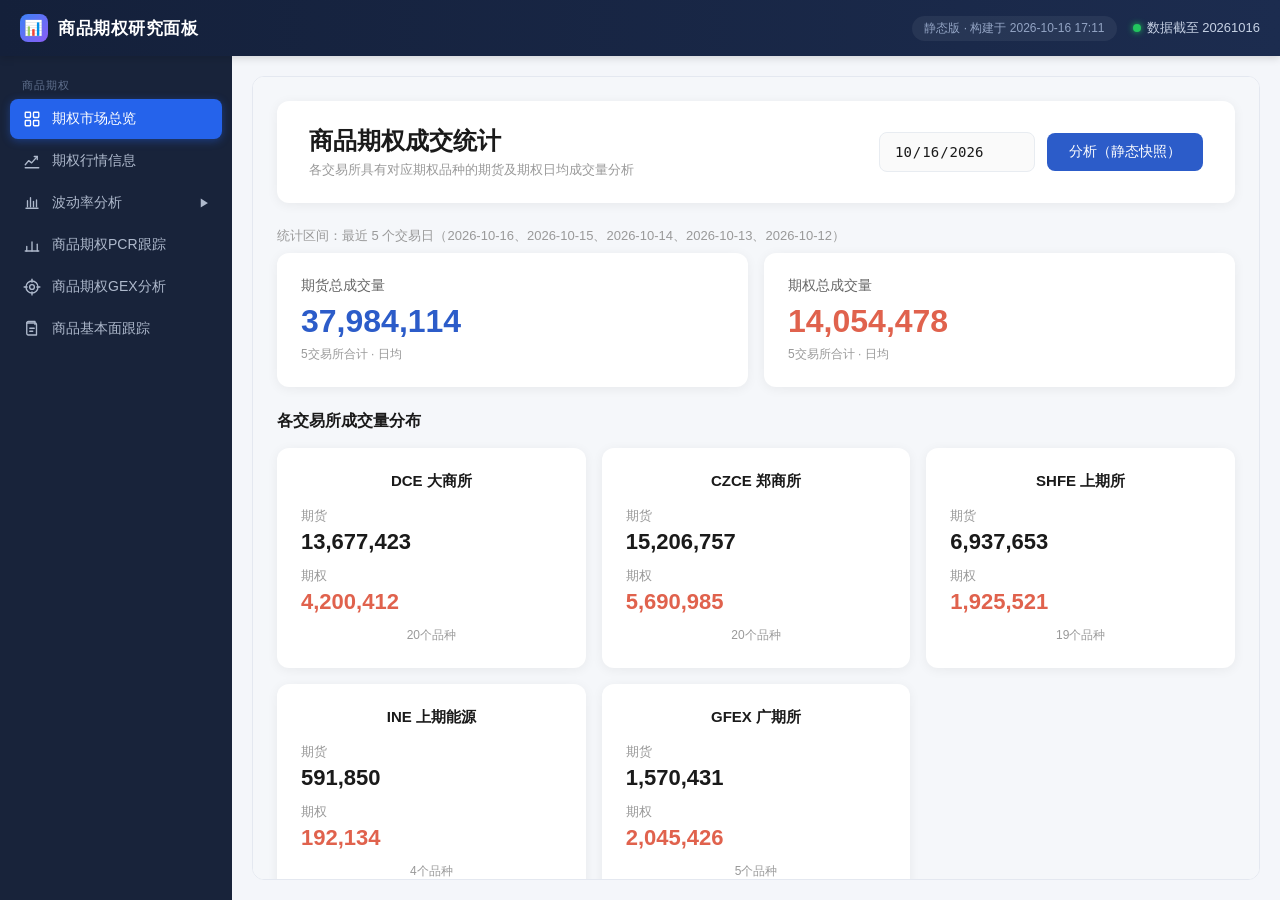
<file: static/index.html>
<!DOCTYPE html>
<html lang="zh-CN" data-page-node-id="o9Rk34KRooja7tpPln3tlh">
<head data-page-node-id="chyspYMKg1lBI54D7ZWcBt">
<meta charset="UTF-8" data-page-node-id="Hr5k5lknktgIHx9rPFVrus">
<meta name="viewport" content="width=device-width, initial-scale=1.0" data-page-node-id="m4QU3vrq7KOUbX6GEnXh7j">
<title>商品期权研究面板</title>
<style>
:root {
  --top-h: 56px;
  --nav-w: 232px;
  --bg: #f4f6fa;
  --card: #ffffff;
  --border: #e4e8f0;
  --text: #1f2733;
  --text-2: #5b6573;
  --accent: #2563eb;
  --accent-soft: #eaf1ff;
  --nav-bg: #18233a;
  --nav-text: #aeb9cc;
  --nav-active: #2563eb;
  --red: #d3383a;
  --green: #0f8a5f;
}
* { box-sizing: border-box; margin: 0; padding: 0; }
html, body { height: 100%; }
body {
  font-family: -apple-system, BlinkMacSystemFont, "Segoe UI", "PingFang SC", "Microsoft YaHei", sans-serif;
  background: var(--bg); color: var(--text); overflow: hidden;
}
/* ===== 顶栏 ===== */
.topbar {
  height: var(--top-h); display: flex; align-items: center; justify-content: space-between;
  padding: 0 20px; background: linear-gradient(90deg, #14203a, #1c2c4f); color: #fff;
  box-shadow: 0 2px 8px rgba(0,0,0,.15); position: relative; z-index: 10;
}
.topbar .brand { display: flex; align-items: center; gap: 10px; font-size: 17px; font-weight: 600; letter-spacing: .5px; }
.topbar .brand .logo { width: 28px; height: 28px; border-radius: 8px; background: linear-gradient(135deg,#3b82f6,#8b5cf6); display: flex; align-items: center; justify-content: center; font-size: 15px; }
.topbar .right { display: flex; align-items: center; gap: 16px; font-size: 13px; color: #c7d2e5; }
.topbar .right .upd { display: flex; align-items: center; gap: 6px; }
.dot { width: 8px; height: 8px; border-radius: 50%; background: #22c55e; box-shadow: 0 0 6px #22c55e; }
/* ===== 布局 ===== */
.layout { display: flex; height: calc(100% - var(--top-h)); }
/* ===== 左侧导航 ===== */
.nav {
  width: var(--nav-w); min-width: var(--nav-w); background: var(--nav-bg); color: var(--nav-text);
  padding: 12px 10px; overflow-y: auto; display: flex; flex-direction: column; gap: 2px;
}
.nav .nav-group { font-size: 11px; color: #5f6f8c; padding: 10px 12px 4px; letter-spacing: 1px; }
.nav-item {
  display: flex; align-items: center; gap: 10px; padding: 10px 12px; border-radius: 8px;
  cursor: pointer; font-size: 14px; transition: all .15s; user-select: none;
}
.nav-item:hover { background: rgba(255,255,255,.06); color: #e6ecf7; }
.nav-item.active { background: var(--nav-active); color: #fff; box-shadow: 0 2px 8px rgba(37,99,235,.4); }
.nav-item .ico { width: 20px; height: 20px; flex-shrink: 0; display: flex; align-items: center; justify-content: center; }
.nav-item .ico svg { width: 18px; height: 18px; display: block; }
.nav-item .arrow { margin-left: auto; font-size: 11px; transition: transform .2s; }
.nav-item.open .arrow { transform: rotate(90deg); }
.nav-sub { display: none; padding: 2px 0 4px; }
.nav-item.open + .nav-sub { display: block; }
.sub-item { padding: 8px 12px 8px 44px; font-size: 13px; border-radius: 6px; cursor: pointer; color: #8fa0bd; }
.sub-item:hover { color: #dbe5f5; background: rgba(255,255,255,.05); }
.sub-item.active { color: #fff; background: rgba(37,99,235,.35); }
/* ===== 内容区 ===== */
.content { flex: 1; overflow-y: auto; padding: 20px; }
.panel { display: none; animation: fadeIn .25s ease; }
.panel.show { display: block; }
@keyframes fadeIn { from { opacity: 0; transform: translateY(6px); } to { opacity: 1; transform: none; } }
/* iframe 容器 */
.iframe-wrap { height: calc(100vh - var(--top-h) - 40px); background: #fff; border: 1px solid var(--border); border-radius: 12px; overflow: hidden; }
.iframe-wrap iframe { width: 100%; height: 100%; border: 0; display: block; }
/* 静态部署横幅 */
.static-note {
  display: flex; align-items: center; gap: 8px; font-size: 12px; color: #93a4c4;
  background: rgba(255,255,255,.06); padding: 4px 12px; border-radius: 20px;
}
</style>
</head>
<body data-page-node-id="cSanXoWTNp08mwX4ZR3Rdx">

<!-- 顶栏 -->
<div class="topbar" data-page-node-id="68AkX0PHrvwrtaNaBGN4kt">
  <div class="brand" data-page-node-id="vw8YEOd70Ub0caGhDaAFgL"><span class="logo" data-page-node-id="FeCHpEj9HBVyzKoERhB3iz">📊</span> 商品期权研究面板</div>
  <div class="right" data-page-node-id="Rrb88x0mOuv7JnLmzoa2z6">
    <div class="static-note" id="staticNote" data-page-node-id="ldcdunP6qki6YhNGDgMRDl">静态版 · 数据更新于 --</div>
    <div class="upd" data-page-node-id="fzC1Dbk5kmfilSubCVpXq0"><span class="dot" data-page-node-id="IlDjLzCATFsa1GFhuPKk5q"></span><span id="updTime" data-page-node-id="8wdDKkuXKkidFLSgcVXgJ1">--</span></div>
  </div>
</div>

<div class="layout" data-page-node-id="i2RQAEmzfReyZ5aXSforLG">
  <!-- 左侧导航 -->
  <div class="nav" id="nav" data-page-node-id="kEgmyH9sCvxWfTx1yWLeha">
    <div class="nav-group" data-page-node-id="726aWxSdSfa11ytyJfcGej">商品期权</div>
    <div class="nav-item active" data-panel="overview" data-page-node-id="EITkFaO2ALr6YKQ0mbjkS8"><span class="ico" data-page-node-id="q0qxZZrRDXFPSCIwykDMlg"><svg viewBox="0 0 24 24" fill="none" stroke="currentColor" stroke-width="1.8" stroke-linecap="round" stroke-linejoin="round" data-page-node-id="B25TaAI4bTuAN9g5uoz5Tc"><rect x="3" y="3" width="7" height="7" rx="1" data-page-node-id="QI14nhUpz9g013ue5tSvvp"/><rect x="14" y="3" width="7" height="7" rx="1" data-page-node-id="gsFEav6QqzQBKTFkYXA749"/><rect x="3" y="14" width="7" height="7" rx="1" data-page-node-id="1XvlEagBrXXzqJ7aebrkd0"/><rect x="14" y="14" width="7" height="7" rx="1" data-page-node-id="vqEDVpaQysyD30s27jjotc"/></svg></span> 期权市场总览</div>
    <div class="nav-item" data-panel="oi_dist" data-page-node-id="UV105pOInW8oS81ar7l1Cl"><span class="ico" data-page-node-id="TuTA6APmOoeQhZGHgtvUiN"><svg viewBox="0 0 24 24" fill="none" stroke="currentColor" stroke-width="1.8" stroke-linecap="round" stroke-linejoin="round" data-page-node-id="74ZqF49ZAb2WUiZGRsYZ1i"><path d="M3 17l4.5-5.5 4 3L19 6" data-page-node-id="6nRe3eYOCZNKhZ4WriaF1Z"/><path d="M15 6h4v4" data-page-node-id="LwSFSQz3868TQuct9AtbE8"/><path d="M3 21h18" data-page-node-id="cbnySKEjQCOCLIgw8n8jNA"/></svg></span> 期权行情信息</div>
    <div class="nav-item" data-panel="volAnalysis" id="navVolAnalysis" data-page-node-id="gHQXEStAS8AtYzHyVBAMXJ"><span class="ico" data-page-node-id="D6qSy5NsvnJThrVxkhVjJB"><svg viewBox="0 0 24 24" fill="none" stroke="currentColor" stroke-width="1.8" stroke-linecap="round" stroke-linejoin="round" data-page-node-id="gG5asx9kh6lHhWZm73FKtR"><path d="M4 19h16" data-page-node-id="7U1p5jCLCpgab69GJrLWIR"/><path d="M6 17V9" data-page-node-id="Z3jViSirt3OekcxRaxhCDG"/><path d="M10 17V5" data-page-node-id="bpQpype6KMnQWFO7PZpfB2"/><path d="M14 17v-7" data-page-node-id="XcqHwWgup01y1uoz1mhNXP"/><path d="M18 17V8" data-page-node-id="n5UZZXjLd1d2TJOxhsuiAE"/></svg></span> 波动率分析 <span class="arrow" data-page-node-id="drCOvIej9ah3wHytcSKnnp">▶</span></div>
    <div class="nav-sub" id="navSubVol" data-page-node-id="VICr3sekHTpasbdff5bCeA">
      <div class="sub-item" data-panel="iv_rank" data-page-node-id="5KUVWuR0xczAW74DNgurM7">隐含波动率分析</div>
      <div class="sub-item" data-panel="vol_hist" data-page-node-id="F7QGp8XzUnxHb3jX9QDFGz">历史波动率估计</div>
      <div class="sub-item" data-panel="vol_corr" data-page-node-id="SGzI6lduupX8THf05WoKTX">标的-波动率相关性</div>
    </div>
    <div class="nav-item" data-panel="pcr" data-page-node-id="qKnDblHzbf5Ru2UHL5Elhl"><span class="ico" data-page-node-id="MzDFFN1bYPx2Zg8fyVFiqZ"><svg viewBox="0 0 24 24" fill="none" stroke="currentColor" stroke-width="1.8" stroke-linecap="round" stroke-linejoin="round" data-page-node-id="xsYmZXpUpykj020AfnGspk"><path d="M5 20v-6" data-page-node-id="h1gwQqsU8SItH4nc8NEW5F"/><path d="M12 20V8" data-page-node-id="c9PA65vRGkAGv9Yttg4rJ4"/><path d="M19 20v-9" data-page-node-id="FiX0rylYziGpdnb6eCesCJ"/><path d="M3 20h18" data-page-node-id="MwbE0KKu1ygyDo41xDNz7s"/></svg></span> 商品期权PCR跟踪</div>
    <div class="nav-item" data-panel="gex" data-page-node-id="oP2iNvAx6CwmzW8GzqlP8P"><span class="ico" data-page-node-id="dRZr7vvlhxxrCJX73FX2Lj"><svg viewBox="0 0 24 24" fill="none" stroke="currentColor" stroke-width="1.8" stroke-linecap="round" stroke-linejoin="round" data-page-node-id="xgDBGgX4OcAedYozoouDur"><circle cx="12" cy="12" r="8" data-page-node-id="jV1xz7UiN8b3ry0IjcghYh"/><circle cx="12" cy="12" r="3.2" data-page-node-id="a5t5vVIpTRb6bGk10vucWl"/><path d="M12 1.5v4" data-page-node-id="NLN8oafSfP2PznEt1jsr0r"/><path d="M12 18.5v4" data-page-node-id="E4fmFIJf619ByFPgz1RXS5"/><path d="M1.5 12h4" data-page-node-id="OaMacZk1r7KnW8AcUqVBQz"/><path d="M18.5 12h4" data-page-node-id="mzVKuBp1AODwB08Iwsw3b4"/></svg></span> 商品期权GEX分析</div>
    <div class="nav-item" data-panel="fundamentals" data-page-node-id="SlTyryo1awZs3kKDV7Tqtb"><span class="ico" data-page-node-id="0vdpwddqwHH3Iol4UurDEb"><svg viewBox="0 0 24 24" fill="none" stroke="currentColor" stroke-width="1.8" stroke-linecap="round" stroke-linejoin="round" data-page-node-id="xBJ3iDUisddIguSIrRcSxQ"><path d="M5 4h11a2 2 0 0 1 2 2v14H7a2 2 0 0 1-2-2V4z" data-page-node-id="LZ7kh6FvW3JxbMNz2VxqNU"/><path d="M5 4a2 2 0 0 1 2-2h9v4" data-page-node-id="qMODABJyxVEwP3Wcnda6Bt"/><path d="M9 11h6" data-page-node-id="JwzmcyZj80inefI2Fxp6su"/><path d="M9 15h4" data-page-node-id="lW1eYZz7zKW3C4ODDCbabi"/></svg></span> 商品基本面跟踪</div>
  </div>

  <!-- 内容区 -->
  <div class="content" data-page-node-id="bWstM82aOA8Ohs4mESco6F">

    <!-- 期权市场总览 -->
    <div class="panel show" id="panel-overview" data-page-node-id="b7WDKZ1ISTFFUgmuscXDaZ"><div class="iframe-wrap" data-page-node-id="WGQF1W88MEojnfKY40sVsv"><iframe src="sub/overview/index.html" data-page-node-id="tgLsolLDaDvqEatSgbFsOI"></iframe></div></div>

    <!-- 期权行情信息 -->
    <div class="panel" id="panel-oi_dist" data-page-node-id="abPUBPCIrBmEHO3J9EoT1e"><div class="iframe-wrap" data-page-node-id="YDebMPb6Rax5NZo78om6Xf"><iframe data-src="sub/oi_dist/index.html" data-page-node-id="8pIBljQ5CyycOY33mgDj1M"></iframe></div></div>

    <!-- 波动率分析：历史波动率估计 -->
    <div class="panel" id="panel-vol_hist" data-page-node-id="WASVj9ja59Z6WSdIDoNjs8"><div class="iframe-wrap" data-page-node-id="xRl4Em7pqY9uqW9dd8S0b0"><iframe data-src="sub/vol_hist/index.html" data-page-node-id="ABQy3ZovU6Rqp8kO2ywR1r"></iframe></div></div>

    <!-- 波动率分析：隐含波动率分位图（IV_Rank 子服务） -->
    <div class="panel" id="panel-iv_rank" data-page-node-id="Sqo2jUOyWwwz4PM1y5sq5G"><div class="iframe-wrap" data-page-node-id="seCeSWmh1F5IW6VhWgGRmb"><iframe data-src="sub/iv_rank/index.html" data-page-node-id="USDyA900KyvpkfEYTfHHCd"></iframe></div></div>

    <!-- 波动率分析：标的-波动率相关性（纯静态页） -->
    <div class="panel" id="panel-vol_corr" data-page-node-id="4EDHVabLOx7xppnoVmtWZd"><div class="iframe-wrap" data-page-node-id="OGQRM3zQbyP0zYayJQghZz"><iframe data-src="corr/index.html" data-page-node-id="6K4NbCmk7zx5BGw15NABMf"></iframe></div></div>

    <!-- 商品期权PCR跟踪 -->
    <div class="panel" id="panel-pcr" data-page-node-id="7ewTDauiNe94BI1H0QUYOj"><div class="iframe-wrap" data-page-node-id="GWbsDNZmPBYHpKKXD5AkWO"><iframe data-src="sub/pcr/index.html" data-page-node-id="WBIKH3pDFtwKJmDg18bCpd"></iframe></div></div>

    <!-- 商品期权GEX分析 -->
    <div class="panel" id="panel-gex" data-page-node-id="OnaMOCEMJICeHyYkINgeiN"><div class="iframe-wrap" data-page-node-id="kZtAuVOBg4H0oFDHVbITOk"><iframe data-src="sub/gex/index.html" data-page-node-id="tCDNxdecJVDNxrz2XT9YsB"></iframe></div></div>

    <!-- 商品基本面跟踪（庞博知识库最近一周报告整理） -->
    <div class="panel" id="panel-fundamentals" data-page-node-id="ZrCGLEtPDlism8E1mQsnZn"><div class="iframe-wrap" data-page-node-id="JGrzK8wjPghkbEtTnYrHxA"><iframe data-src="fundamentals/index.html" data-page-node-id="pM9Y1KwDHheBEQ1wRrfN29"></iframe></div></div>

  </div>
</div>

<script>
// ====== 静态版：无后端依赖，iframe 已直指相对路径 ======
function switchPanel(panel) {
  document.querySelectorAll('.panel').forEach(p => p.classList.remove('show'));
  const el = document.getElementById('panel-' + panel);
  if (el) {
    // 懒加载：首次切换到该面板时才注入 iframe src，首屏只下载当前面板 1MB echarts（其余面板延迟到点击时）
    const iframe = el.querySelector('iframe');
    if (iframe && !iframe.dataset.loaded && iframe.dataset.src) {
      iframe.src = iframe.dataset.src;
      iframe.dataset.loaded = '1';
    }
    el.classList.add('show');
  }
  document.querySelectorAll('.nav-item').forEach(n => n.classList.toggle('active', n.dataset.panel === panel));
  document.querySelectorAll('.sub-item').forEach(n => n.classList.toggle('active', n.dataset.panel === panel));
  // 切换到 iframe 面板时通知 ECharts resize（避免隐藏初始化拿到 0 宽）
  notifyResize(panel);
  setTimeout(() => notifyResize(panel), 200);
}

function notifyResize(panel) {
  document.querySelectorAll(`#panel-${panel} iframe`).forEach(iframe => {
    try { iframe.contentWindow.postMessage({ type: 'echarts-resize' }, '*'); } catch (e) {}
  });
}

// 一级导航点击
document.querySelectorAll('.nav-item[data-panel]').forEach(item => {
  item.addEventListener('click', () => {
    const panel = item.dataset.panel;
    if (panel === 'volAnalysis') {
      const open = item.classList.contains('open');
      item.classList.toggle('open', !open);
      if (!open) {
        switchPanel('iv_rank');
      } else {
        document.querySelectorAll('.panel').forEach(p => p.classList.remove('show'));
        document.querySelectorAll('.nav-item').forEach(n => n.classList.remove('active'));
        document.querySelectorAll('.sub-item').forEach(n => n.classList.remove('active'));
      }
    } else {
      switchPanel(panel);
    }
  });
});

// 二级导航（波动率分析子项）
document.querySelectorAll('.sub-item').forEach(item => {
  item.addEventListener('click', (e) => {
    e.stopPropagation();
    document.getElementById('navVolAnalysis').classList.add('open');
    switchPanel(item.dataset.panel);
  });
});

// 读取构建信息（site_info.json），显示数据更新时间
async function loadSiteInfo() {
  try {
    const r = await fetch('site_info.json', { cache: 'no-store' });
    const d = await r.json();
    const dt = d.build_time ? d.build_time.slice(0, 16) : '--';
    document.getElementById('staticNote').textContent = `静态版 · 构建于 ${dt}`;
    document.getElementById('updTime').textContent = `数据截至 ${d.latest_trade_date || '--'}`;
  } catch (e) {
    document.getElementById('updTime').textContent = '静态版';
  }
}

// 启动
loadSiteInfo();
switchPanel('overview');
</script>
</body>
</html>
</file>
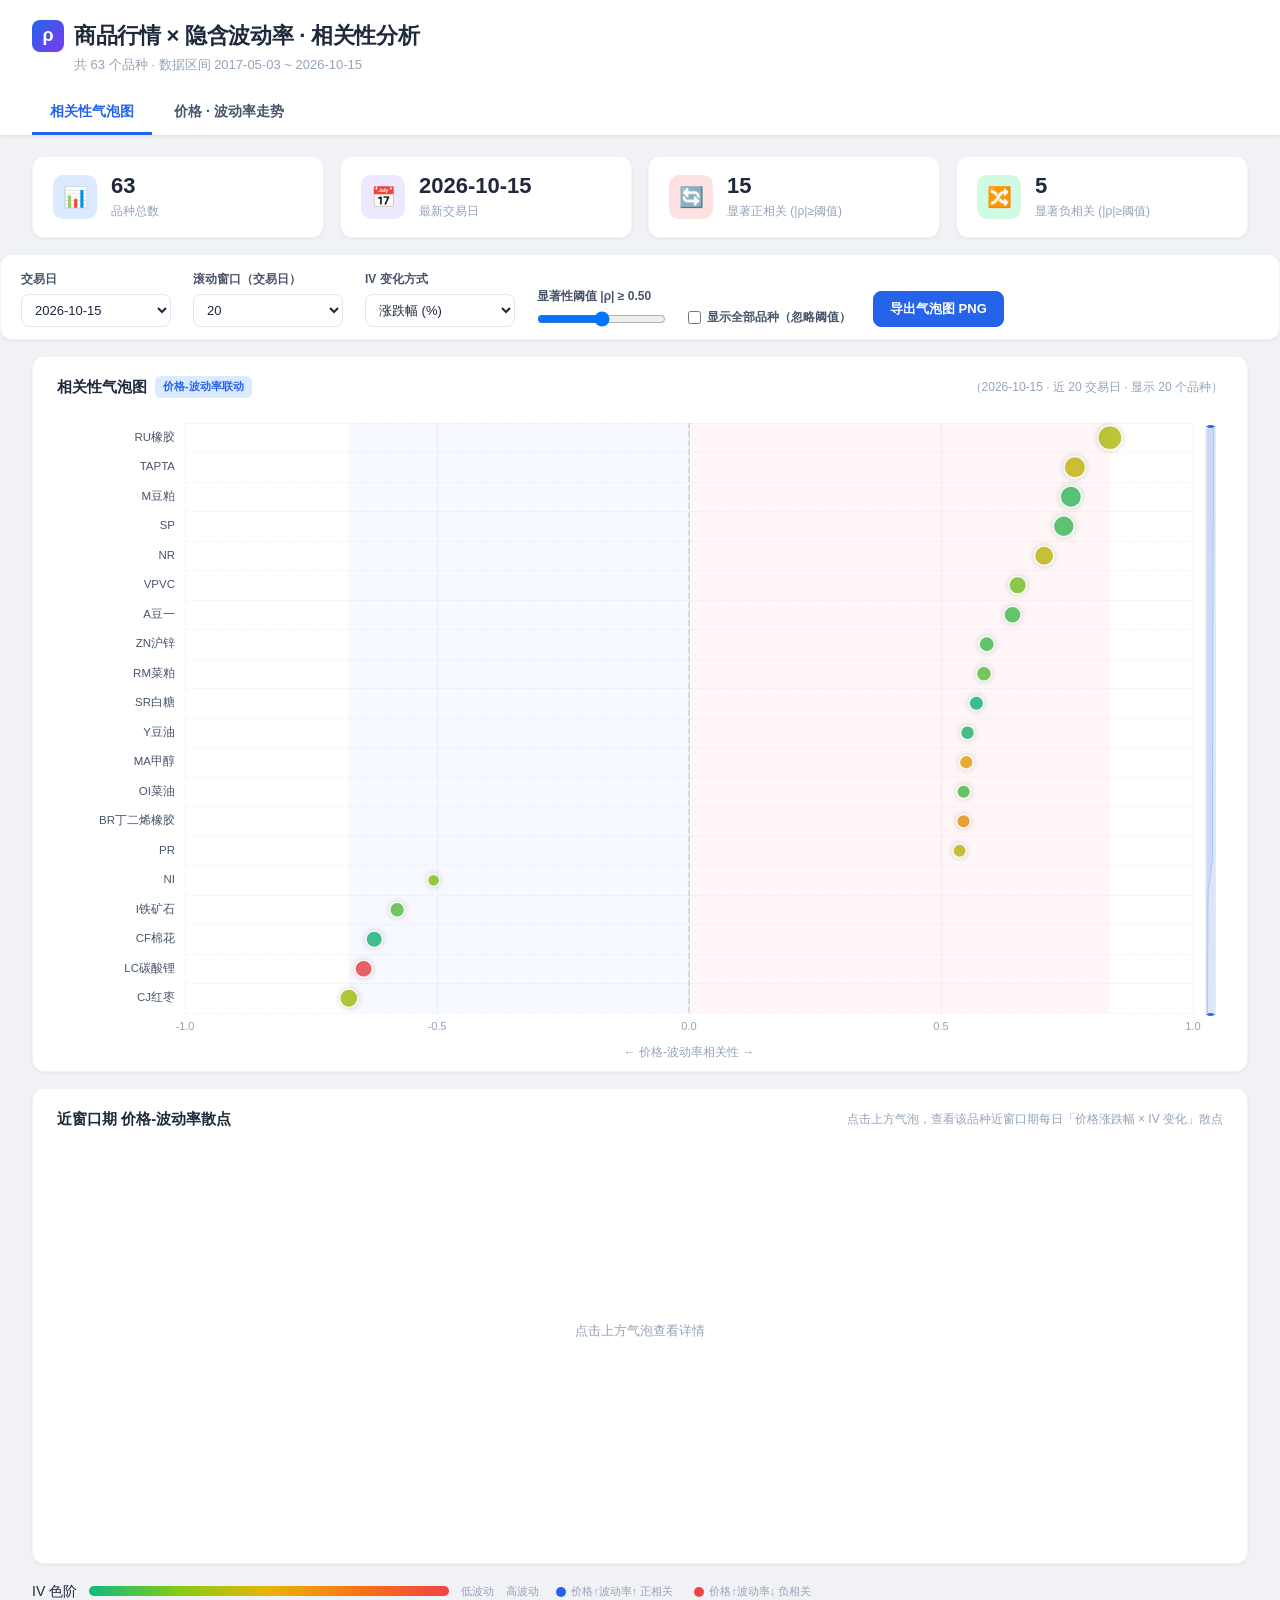
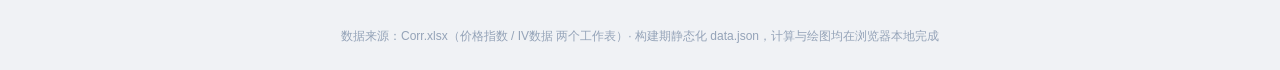
<file: static/corr/index.html>
<!DOCTYPE html>
<html lang="zh-CN">
<head>
<meta charset="UTF-8" />
<meta name="viewport" content="width=device-width, initial-scale=1.0" />
<title>商品行情 × 隐含波动率 · 相关性分析</title>
<script src="./libs/echarts.min.js"></script>
<script src="./compute.js"></script>
<script src="./names.js"></script>
<link rel="stylesheet" href="./common.css" />
<style>
  /* 页面特有样式（共享基础样式见 common.css） */
  .header-title h1 .icon {
    width: 32px; height: 32px;
    background: linear-gradient(135deg, var(--color-primary), #7c3aed);
    border-radius: 8px; display: inline-flex; align-items: center; justify-content: center;
    color: white; font-size: 18px; font-weight: 700; flex-shrink: 0;
  }
  .stat-icon.purple { background: #ede9fe; }
  .stat-icon.red { background: #fee2e2; }
  .stat-icon.green { background: #d1fae5; }
  select {
    padding: 7px 9px; border: 1px solid var(--border-color); border-radius: var(--radius-sm);
    background: #fff; color: var(--text-primary); font-size: 13px; min-width: 150px; cursor: pointer;
  }
  .chk { display: flex; align-items: center; gap: 6px; font-size: 13px; color: var(--text-primary); white-space: nowrap; }
  .scatter-chart { width: 100%; height: 660px; }
  #secondary { height: 420px; }
  .legend-bar {
    max-width: 1440px; margin: 16px auto 0; padding: 0 32px;
    display: flex; align-items: center; gap: 12px; flex-wrap: wrap;
  }
  .legend-gradient {
    flex: 1; max-width: 360px; height: 10px; border-radius: 5px;
    background: linear-gradient(to right, var(--c-low), var(--c-mid-low), var(--c-mid), var(--c-mid-high), var(--c-high));
  }
  .legend-text { font-size: 11px; color: var(--text-muted); }
  .legend-inline { display: flex; gap: 16px; align-items: center; font-size: 11px; color: var(--text-muted); }
  .swatch { display: inline-block; width: 10px; height: 10px; border-radius: 50%; vertical-align: middle; margin: 0 5px; }
</style>
</head>
<body>

<div class="loading-overlay" id="loadingOverlay">
  <div class="loading-spinner"></div>
  <div class="loading-text" id="loadingText">正在加载数据 ...</div>
</div>

<header class="header">
  <div class="header-inner">
    <div class="header-title">
      <h1>
        <span class="icon">&#961;</span>
        商品行情 × 隐含波动率 · 相关性分析
      </h1>
      <div class="subtitle" id="subtitle">加载中...</div>
    </div>
  </div>
  <nav class="topnav">
    <a href="index.html" class="active">相关性气泡图</a>
    <a href="trend.html">价格 · 波动率走势</a>
  </nav>
</header>

<!-- Stats -->
<div class="stats-bar" id="statsBar">
  <div class="stat-card">
    <div class="stat-icon blue">&#128202;</div>
    <div><div class="stat-value" id="statTotal">-</div><div class="stat-label">品种总数</div></div>
  </div>
  <div class="stat-card">
    <div class="stat-icon purple">&#128197;</div>
    <div><div class="stat-value" id="statDate">-</div><div class="stat-label">最新交易日</div></div>
  </div>
  <div class="stat-card">
    <div class="stat-icon red">&#128260;</div>
    <div><div class="stat-value" id="statPos">-</div><div class="stat-label">显著正相关 (|&#961;|&#8805;阈值)</div></div>
  </div>
  <div class="stat-card">
    <div class="stat-icon green">&#128256;</div>
    <div><div class="stat-value" id="statNeg">-</div><div class="stat-label">显著负相关 (|&#961;|&#8805;阈值)</div></div>
  </div>
</div>

<!-- Toolbar -->
<div class="toolbar-card">
  <div class="field">
    <label>交易日</label>
    <select id="dateSelect"></select>
  </div>
  <div class="field">
    <label>滚动窗口（交易日）</label>
    <select id="windowSelect">
      <option value="10">10</option>
      <option value="20" selected>20</option>
      <option value="30">30</option>
      <option value="40">40</option>
      <option value="60">60</option>
    </select>
  </div>
  <div class="field">
    <label>IV 变化方式</label>
    <select id="ivModeSelect">
      <option value="pct" selected>涨跌幅 (%)</option>
      <option value="abs">绝对变化 (点数)</option>
    </select>
  </div>
  <div class="field">
    <label>显著性阈值 |&#961;| &#8805; <span id="thrVal">0.50</span></label>
    <input type="range" id="thrRange" min="0" max="1" step="0.05" value="0.5" />
  </div>
  <div class="field">
    <label>&nbsp;</label>
    <label class="chk"><input type="checkbox" id="showAll" /> 显示全部品种（忽略阈值）</label>
  </div>
  <div class="field">
    <label>&nbsp;</label>
    <div class="row">
      <button class="btn" id="exportBtn">导出气泡图 PNG</button>
    </div>
  </div>
</div>

<!-- Bubble Chart -->
<div class="scatter-card">
  <div class="scatter-card-inner">
    <div class="scatter-head">
      <div class="scatter-title">相关性气泡图 <span class="tag">价格-波动率联动</span></div>
      <div class="scatter-sub" id="bubbleDate"></div>
    </div>
    <div id="bubble" class="scatter-chart"></div>
  </div>
</div>

<!-- Secondary Scatter -->
<div class="scatter-card">
  <div class="scatter-card-inner">
    <div class="scatter-head">
      <div class="scatter-title">近窗口期 价格-波动率散点</div>
      <div class="scatter-sub" id="secSub">点击上方气泡，查看该品种近窗口期每日「价格涨跌幅 × IV 变化」散点</div>
    </div>
    <div id="secondary" class="scatter-chart"></div>
  </div>
</div>

<!-- Legend -->
<div class="legend-bar">
  <span class="label">IV 色阶</span>
  <div class="legend-gradient"></div>
  <span class="legend-text">低波动</span>
  <span class="legend-text">高波动</span>
  <span class="legend-inline">
    <span><span class="swatch" style="background:#2563eb"></span>价格&#8593;波动率&#8593; 正相关</span>
    <span><span class="swatch" style="background:#ef4444"></span>价格&#8593;波动率&#8595; 负相关</span>
  </span>
</div>

<div class="toast" id="toast"></div>

<footer>数据来源：Corr.xlsx（价格指数 / IV数据 两个工作表）· 构建期静态化 data.json，计算与绘图均在浏览器本地完成</footer>

<script>
(function(){
  "use strict";
  // 品种中文名（CN / displayName）来自共享的 names.js（全局），此处不再重复定义

  // 气泡尺寸与 IV 区间的命名常量（替代魔法数字）
  var MIN_SYM_SIZE = 12, MAX_SYM_SIZE = 30, SYM_SCALE = 18;
  var IV_RANGE_EPS = 1e-6, IV_RANGE_FLOOR = 0.01;
  // IV 色阶停靠点：低→高 = 绿→黄绿→黄→橙→红（对齐 IV_Rank 绘图风格）
  var IV_STOPS = [[16,185,129],[132,204,22],[234,179,8],[249,115,22],[239,68,68]];

  var state = { model:null, date:null, threshold:0.5, showAll:false, window:20, ivMode:"pct", priceMat:null, ivMat:null };
  var bubbleChart, secChart;

  var $ = function(id){ return document.getElementById(id); };

  function showToast(msg, type){
    var t = $("toast"); t.textContent = msg;
    t.className = "toast show " + (type || "");
    setTimeout(function(){ t.className = "toast " + (type || ""); }, 3600);
  }
  function showLoading(text){
    $("loadingText").textContent = text || "加载中...";
    $("loadingOverlay").classList.remove("hidden");
  }
  function hideLoading(){ $("loadingOverlay").classList.add("hidden"); }

  // ---- 自动加载数据：fetch 本地 Corr.xlsx（需经 start.bat 启动的本地服务）----
  function loadData(){
    showLoading("正在加载数据 ...");
    fetch("./data.json")
      .then(function(r){
        if(!r.ok) throw new Error("HTTP " + r.status);
        return r.json();
      })
      .then(function(j){
        state.priceMat = j.price;
        state.ivMat = j.iv;
        state.model = CorrAnalyzer.parseWorkbookData(j.price, j.iv, { window:state.window, ivMode:state.ivMode });
        state.date = state.model.maxDate;
        $("subtitle").textContent = "共 " + state.model.products.length + " 个品种 · 数据区间 " +
          state.model.minDate + " ~ " + state.model.maxDate;
        hideLoading();
        populateDates();
        renderAll();
      })
      .catch(function(err){
        console.error(err);
        hideLoading();
        showToast("数据加载失败：" + err.message + "（请确认 data.json 已生成）", "error");
        $("subtitle").textContent = "加载失败，请确认 data.json 已生成";
      });
  }

  function populateDates(){
    var sel = $("dateSelect"); sel.innerHTML = "";
    state.model.dates.forEach(function(d){
      var o = document.createElement("option"); o.value = d; o.textContent = d; sel.appendChild(o);
    });
    sel.value = state.date;
  }

  // ---- 筛选当前日期的品种 ----
  function currentEntries(){
    var all = state.model.corrByDate[state.date] || [];
    var list = all.filter(function(x){
      return state.showAll ? true : x.absCorr >= state.threshold;
    });
    list.sort(function(a,b){ return a.corr - b.corr; });
    return list;
  }

  // IV 色阶：低→高 = 绿→黄绿→黄→橙→红（对齐 IV_Rank 绘图风格）
  function makeIvColor(ivMin, ivMax){
    var ivRange = (ivMax - ivMin) || 0.01;
    var stops = IV_STOPS;
    return function(iv){
      var t = Math.max(0, Math.min(1, (iv - ivMin) / ivRange));
      var seg = t * (stops.length - 1);
      var i = Math.min(stops.length - 2, Math.floor(seg));
      var f = seg - i;
      var c0 = stops[i], c1 = stops[i+1];
      var r = Math.round(c0[0] + (c1[0]-c0[0]) * f);
      var g = Math.round(c0[1] + (c1[1]-c0[1]) * f);
      var b = Math.round(c0[2] + (c1[2]-c0[2]) * f);
      return "rgba(" + r + "," + g + "," + b + ",0.9)";
    };
  }

  // 最小二乘线性回归（近窗口期散点趋势线）：返回 { slope, intercept }
  function linearFit(xs, ys) {
    var n = xs.length;
    if (!n) return { slope: 0, intercept: 0 };
    var mx = 0, my = 0, i;
    for (i = 0; i < n; i++) { mx += xs[i]; my += ys[i]; }
    mx /= n; my /= n;
    var cov = 0, sx = 0, sy = 0;
    for (i = 0; i < n; i++) {
      var dx = xs[i] - mx, dy = ys[i] - my;
      cov += dx * dy; sx += dx * dx; sy += dy * dy;
    }
    var slope = sx ? cov / sx : 0;
    return { slope: slope, intercept: my - slope * mx };
  }

  function renderBubble(){
    var entries = currentEntries();
    var yNames = entries.map(function(x){ return displayName(x.base); });
    var data = entries.map(function(x){
      return {
        value:[x.corr, displayName(x.base), x.absCorr, x.iv],
        base:x.base, priceCode:x.priceCode, ivCode:x.ivCode,
        corr:x.corr, absCorr:x.absCorr, iv:x.iv, dateIndex:x.dateIndex, product:x.product
      };
    });
    var ivs = entries.map(function(x){ return x.iv; });
    var ivMin = ivs.length ? Math.min.apply(null, ivs) : 0;
    var ivMax = ivs.length ? Math.max.apply(null, ivs) : 1;
    if(ivMax - ivMin < IV_RANGE_EPS){ ivMax = ivMin + IV_RANGE_FLOOR; }
    var ivColor = makeIvColor(ivMin, ivMax);

    var lo = state.showAll ? 0 : state.threshold;
    function symSize(val){
      var a = val[2];
      var s = MIN_SYM_SIZE + (Math.max(0, a - lo) / ((1 - lo) || 1)) * SYM_SCALE;
      return Math.max(MIN_SYM_SIZE, Math.min(MAX_SYM_SIZE, s));
    }

    var option = {
      backgroundColor: "transparent",
      grid: { left: 128, right: 30, top: 20, bottom: 50 },
      tooltip: {
        trigger: "item",
        backgroundColor: "rgba(30,41,59,0.95)", borderColor: "transparent",
        padding: [10, 14], textStyle: { color: "#fff", fontSize: 12 },
        extraCssText: "border-radius:8px;box-shadow:0 4px 12px rgba(0,0,0,.2);",
        formatter: function(p){
          var d = p.data;
          var sign = d.corr >= 0
            ? '<span style="color:#60a5fa">正相关 ▲</span>'
            : '<span style="color:#f87171">负相关 ▼</span>';
          return '<b>' + d.base + '</b> ' + (CN[d.base] || '') + '<br/>' +
            '相关性 ρ = <b>' + d.corr.toFixed(3) + '</b> ' + sign + '<br/>' +
            '|ρ| = ' + d.absCorr.toFixed(3) + ' &nbsp; IV = ' + (d.iv * 100).toFixed(2) + '%';
        }
      },
      xAxis: {
        type: "value", name: "← 价格-波动率相关性 →", min: -1, max: 1,
        nameLocation: "center", nameGap: 34, nameTextStyle: { fontSize: 12, color: "#94a3b8", fontWeight: 500 },
        splitLine: { lineStyle: { color: "#f1f5f9" } },
        axisLine: { lineStyle: { color: "#e2e8f0" } },
        axisLabel: { color: "#94a3b8", fontSize: 11, formatter: function(v){ return v.toFixed(1); } },
        axisTick: { show: false }
      },
      yAxis: {
        type: "category", data: yNames,
        axisLabel: {
          color: "#475569", fontSize: 11.5, interval: 0, margin: 10,
          formatter: function(v){ var parts = v.split(' '); return parts.length > 1 ? parts[0] + parts[1] : v; }
        },
        axisLine: { lineStyle: { color: "#e2e8f0" } },
        axisTick: { show: false },
        splitLine: { show: true, lineStyle: { color: "#f1f5f9", type: "dashed" } }
      },
      series: [{
        type: "scatter", data: data,
        symbolSize: function(val){ return symSize(val); },
        itemStyle: {
          borderColor: "#fff", borderWidth: 1.5, opacity: 0.88,
          shadowBlur: 6, shadowColor: "rgba(0,0,0,0.18)",
          color: function(p){ return ivColor(p.value[3]); }
        },
        emphasis: {
          scale: 1.45,
          itemStyle: { borderColor: "#1e293b", borderWidth: 2, shadowBlur: 12, shadowColor: "rgba(0,0,0,0.28)" },
          label: { show: true, position: "top", fontSize: 11.5, fontWeight: 700, color: "#1e293b", distance: 6,
            formatter: function(p){ return p.data.base; } }
        },
        markLine: { silent: true, symbol: "none", lineStyle: { color: "#cbd5e1", type: "dashed", width: 1.5 }, label: { show: false }, data: [{ xAxis: 0 }] },
        markArea: {
          silent: true,
          itemStyle: { color: "rgba(37,99,235,0.04)" },
          data: [[{ xAxis: "min" }, { xAxis: 0 }], [{ xAxis: 0 }, { xAxis: "max", itemStyle: { color: "rgba(239,68,68,0.04)" } }]]
        }
      }],
      dataZoom: [
        { type: "slider", yAxisIndex: 0, width: 10, right: 8, top: 20, bottom: 50,
          brushSelect: false, backgroundColor: "#f1f5f9", borderColor: "#e2e8f0",
          fillerColor: "rgba(37,99,235,0.10)", handleSize: "80%",
          handleStyle: { color: "#2563eb", borderColor: "#2563eb" },
          textStyle: { color: "#94a3b8", fontSize: 9 }, showDetail: false },
        { type: "inside", yAxisIndex: 0 }
      ]
    };
    bubbleChart.setOption(option, true);
    $("bubbleDate").textContent = "（" + state.date + " · 近 " + state.window + " 交易日 · 显示 " + entries.length + " 个品种）";
    renderStats(entries);
  }

  function renderStats(entries){
    var pos = entries.filter(function(x){ return x.corr >= 0; }).length;
    var neg = entries.length - pos;
    $("statTotal").textContent = state.model.products.length;
    $("statDate").textContent = state.date || "-";
    $("statPos").textContent = pos;
    $("statNeg").textContent = neg;
  }

  // ---- 次级散点：该品种近窗口期 价格变化 × IV变化 ----
  function renderSecondary(entry){
    if(!entry){
      secChart.setOption({
        backgroundColor: "transparent",
        title: { text: "点击上方气泡查看详情", left: "center", top: "44%", textStyle: { color: "#94a3b8", fontSize: 13, fontWeight: "normal" } },
        xAxis: { show: false }, yAxis: { show: false }, series: [], grid: { left: 0, right: 0, top: 0, bottom: 0 }
      }, true);
      $("secSub").textContent = "点击上方气泡，查看该品种近窗口期每日「价格涨跌幅 × IV 变化」散点";
      return;
    }
    var pr = entry.product, t = entry.dateIndex, W = state.window;
    var xs = [], ys = [], ds = [];
    for(var k = t - W + 1; k <= t; k++){
      var a = pr.rp[k], b = pr.rv[k];
      if(a == null || b == null) continue;
      xs.push(a * 100);
      ys.push(state.ivMode === "abs" ? b : b * 100);
      ds.push(pr.D[k]);
    }
    var fit = linearFit(xs, ys);
    var slope = fit.slope, intercept = fit.intercept;
    var xmin = Math.min.apply(null, xs), xmax = Math.max.apply(null, xs);
    var lineData = [[xmin, slope * xmin + intercept], [xmax, slope * xmax + intercept]];

    var unit = state.ivMode === "abs" ? "IV点数" : "IV涨跌幅%";
    $("secSub").textContent = entry.base + (CN[entry.base] ? (" " + CN[entry.base]) : "") + " · " + state.date +
      " 前 " + W + " 交易日 · ρ=" + entry.corr.toFixed(3);

    secChart.setOption({
      backgroundColor: "transparent",
      title: { text: entry.base + (CN[entry.base] ? (" " + CN[entry.base]) : ""), left: "left", top: 0, textStyle: { fontSize: 13.5, fontWeight: 700, color: "#1e293b" } },
      grid: { left: 56, right: 24, top: 36, bottom: 44 },
      tooltip: {
        trigger: "item", backgroundColor: "rgba(30,41,59,0.95)", borderColor: "transparent", padding: [8, 12],
        textStyle: { color: "#fff", fontSize: 12 }, extraCssText: "border-radius:8px;",
        formatter: function(p){
          if(p.seriesName === "回归") return "线性趋势线";
          var idx = p.dataIndex;
          return '<b>' + ds[idx] + '</b><br/>价格涨跌幅 ' + (xs[idx] >= 0 ? "+" : "") + xs[idx].toFixed(2) + '%<br/>' +
            'IV 变化 ' + (ys[idx] >= 0 ? "+" : "") + ys[idx].toFixed(2) + " " + unit;
        }
      },
      xAxis: { type: "value", name: "价格涨跌幅 %", nameLocation: "middle", nameGap: 26,
        nameTextStyle: { fontSize: 11.5, color: "#94a3b8" }, scale: true,
        axisLabel: { color: "#94a3b8", fontSize: 11, formatter: "{value}%" },
        splitLine: { lineStyle: { color: "#f1f5f9" } },
        axisLine: { lineStyle: { color: "#e2e8f0" } }, axisTick: { show: false } },
      yAxis: { type: "value", name: unit, nameTextStyle: { fontSize: 11.5, color: "#94a3b8" }, scale: true,
        axisLabel: { color: "#94a3b8", fontSize: 11 }, splitLine: { lineStyle: { color: "#f1f5f9", type: "dashed" } },
        axisLine: { lineStyle: { color: "#e2e8f0" } }, axisTick: { show: false } },
      series: [
        { name: "日度点", type: "scatter", data: xs.map(function(x, i){ return [x, ys[i]]; }),
          symbolSize: 9, itemStyle: { color: "#2563eb", opacity: 0.8, borderColor: "#fff", borderWidth: 1.5, shadowBlur: 5, shadowColor: "rgba(0,0,0,0.15)" },
          markLine: { silent: true, symbol: "none", lineStyle: { color: "#cbd5e1", type: "dashed" }, data: [{ yAxis: 0 }, { xAxis: 0 }] } },
        { name: "回归", type: "line", data: lineData, symbol: "none",
          lineStyle: { color: "#ef4444", width: 2.5, type: "solid" }, tooltip: { show: false } }
      ]
    }, true);
  }

  function renderAll(){
    if(!state.model) return;
    renderBubble();
    renderSecondary(null);
  }

  function reparse(){
    if(!state.priceMat) return;
    state.model = CorrAnalyzer.parseWorkbookData(state.priceMat, state.ivMat, { window: state.window, ivMode: state.ivMode });
    state.date = state.model.maxDate;
    populateDates();
    renderAll();
  }

  // ---- 事件绑定 ----
  function bind(){
    $("dateSelect").addEventListener("change", function(e){ state.date = e.target.value; renderAll(); });
    $("thrRange").addEventListener("input", function(e){
      state.threshold = parseFloat(e.target.value);
      $("thrVal").textContent = state.threshold.toFixed(2);
      renderBubble();
    });
    $("showAll").addEventListener("change", function(e){ state.showAll = e.target.checked; renderBubble(); });
    $("ivModeSelect").addEventListener("change", function(e){ state.ivMode = e.target.value; reparse(); });
    $("windowSelect").addEventListener("change", function(e){
      state.window = parseInt(e.target.value, 10); reparse();
    });
    $("exportBtn").addEventListener("click", function(){
      if(!bubbleChart) return;
      var url = bubbleChart.getDataURL({ type: "png", pixelRatio: 2, backgroundColor: "#fff" });
      var a = document.createElement("a"); a.href = url;
      a.download = "相关性气泡图_" + state.date + ".png"; a.click();
    });
  }

  // 静态版/本地版均无需心跳（无后端保活逻辑）

  function initCharts(){
    bubbleChart = echarts.init($("bubble"));
    secChart = echarts.init($("secondary"));
    bubbleChart.on("click", function(params){
      if(params.data && params.data.product){ renderSecondary(params.data); }
    });
    window.addEventListener("resize", function(){ bubbleChart.resize(); secChart.resize(); });
  }

  initCharts();
  bind();
  loadData();
})();
</script>
</body>
</html>
</file>
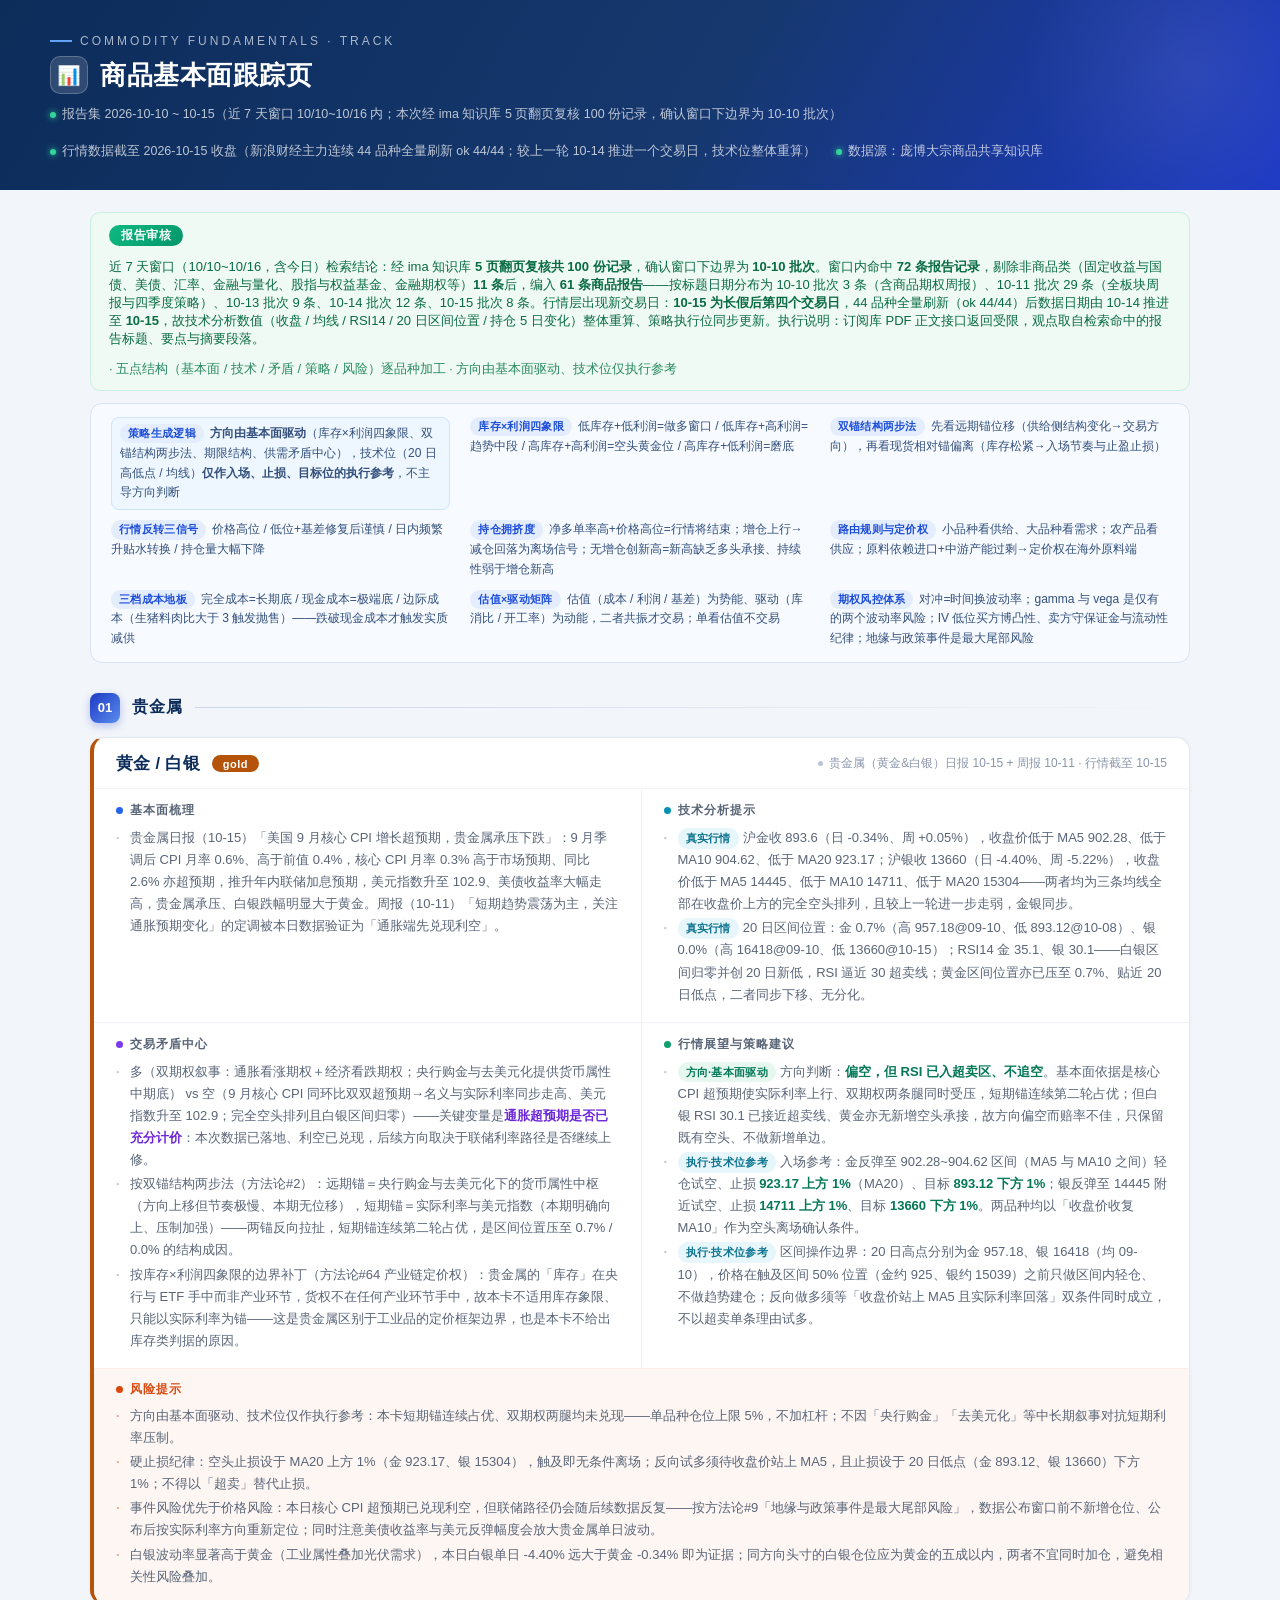
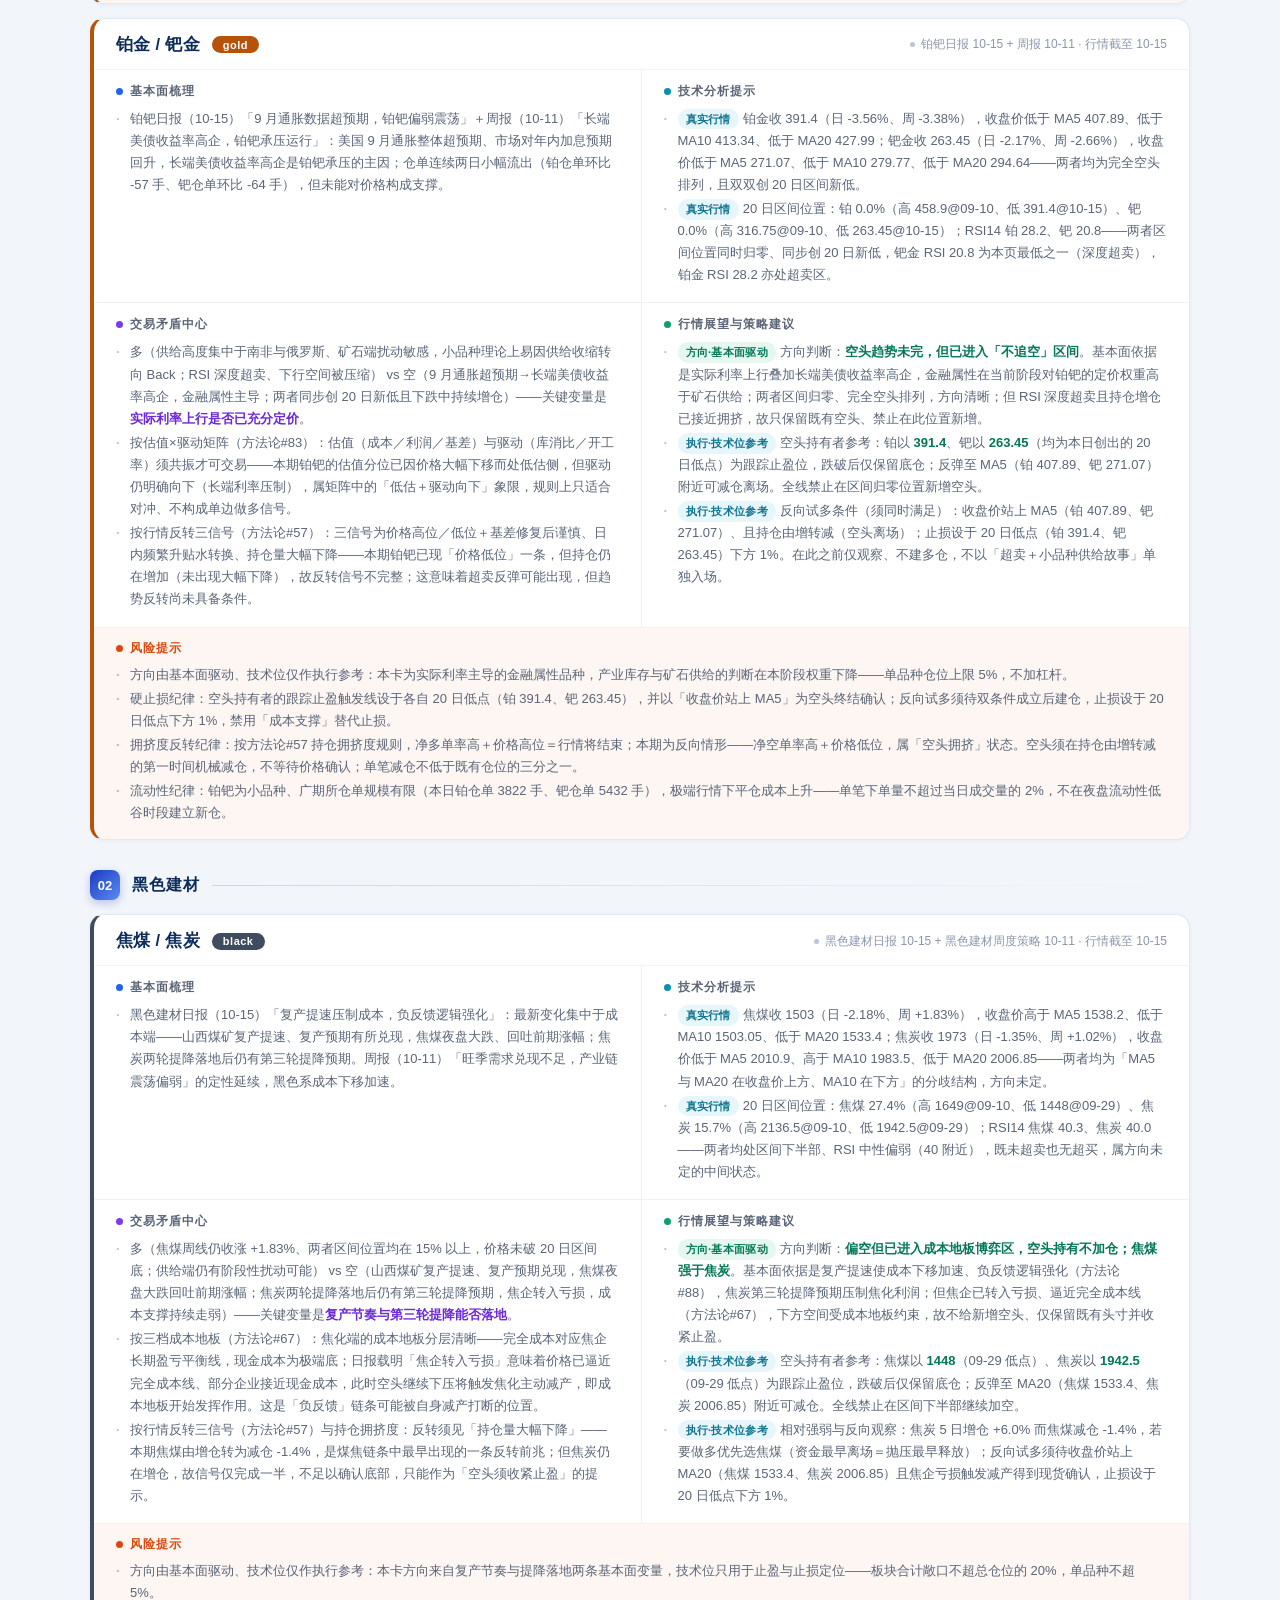
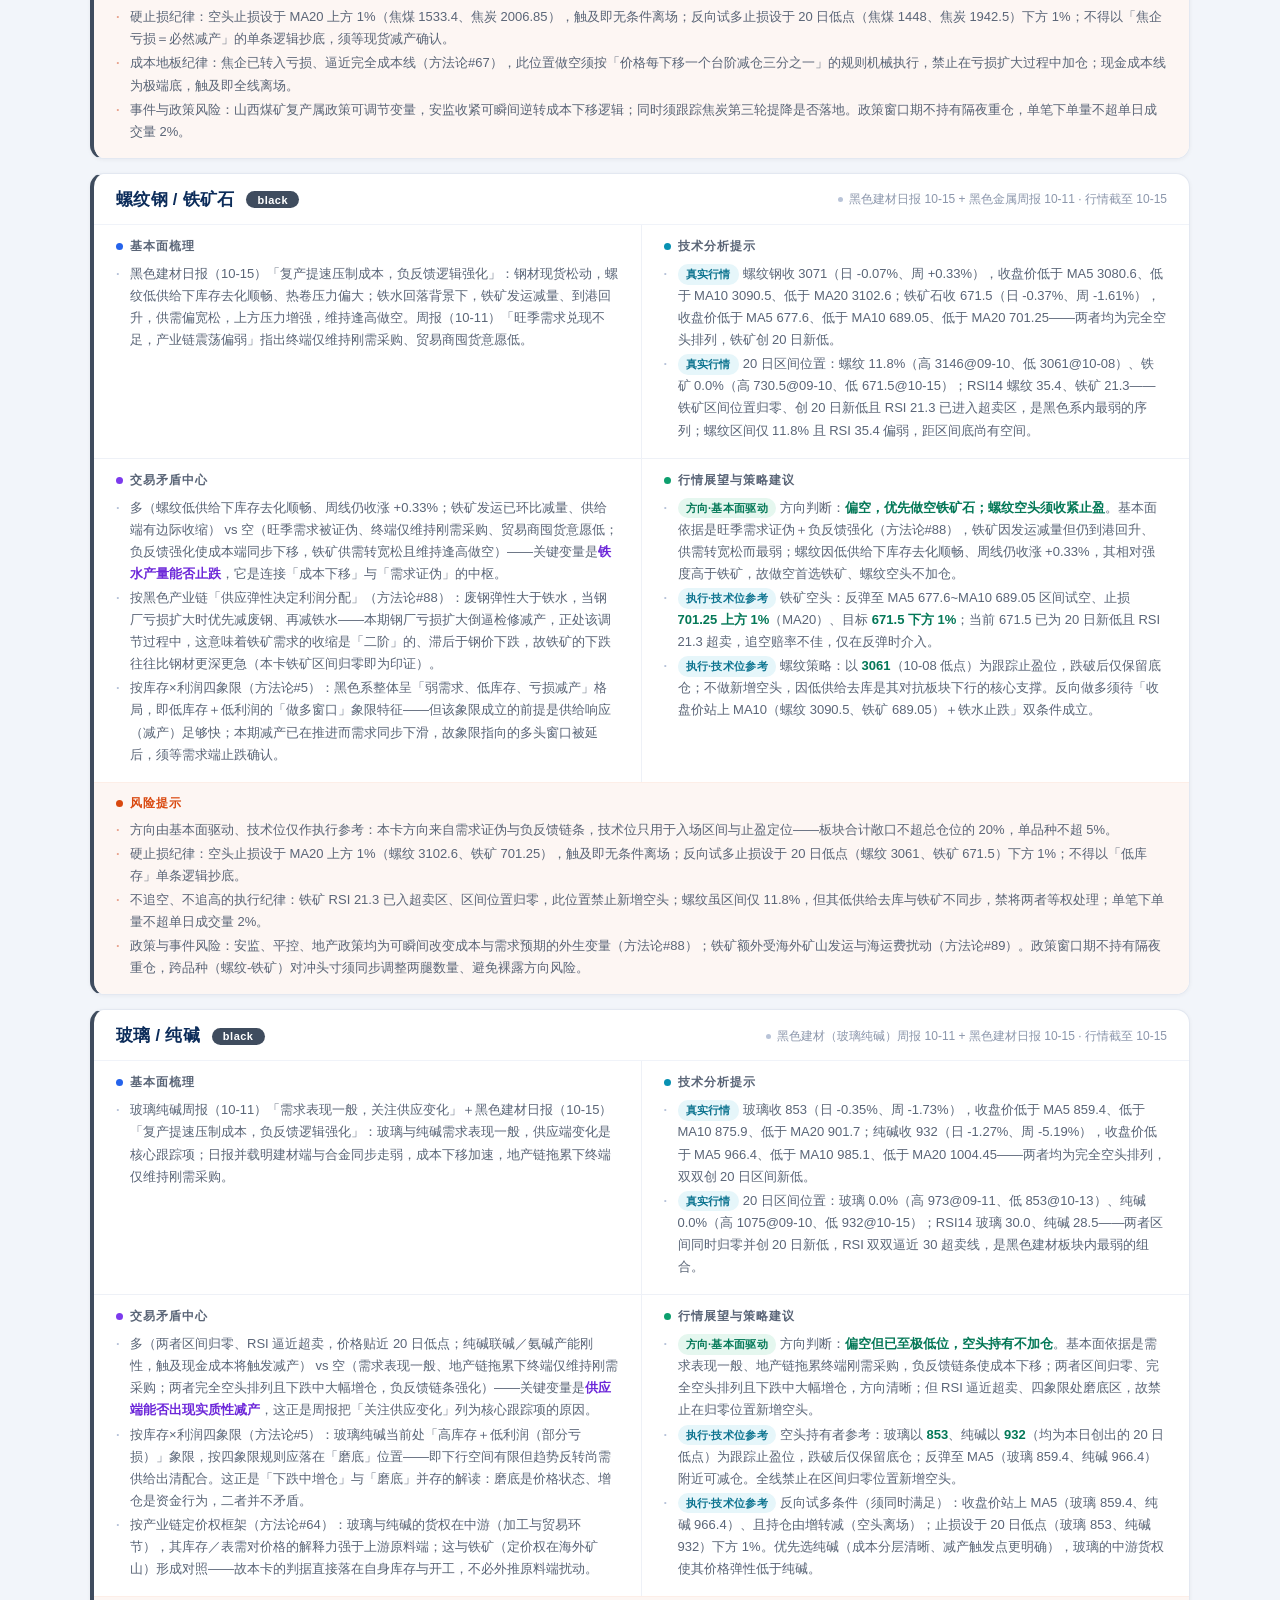
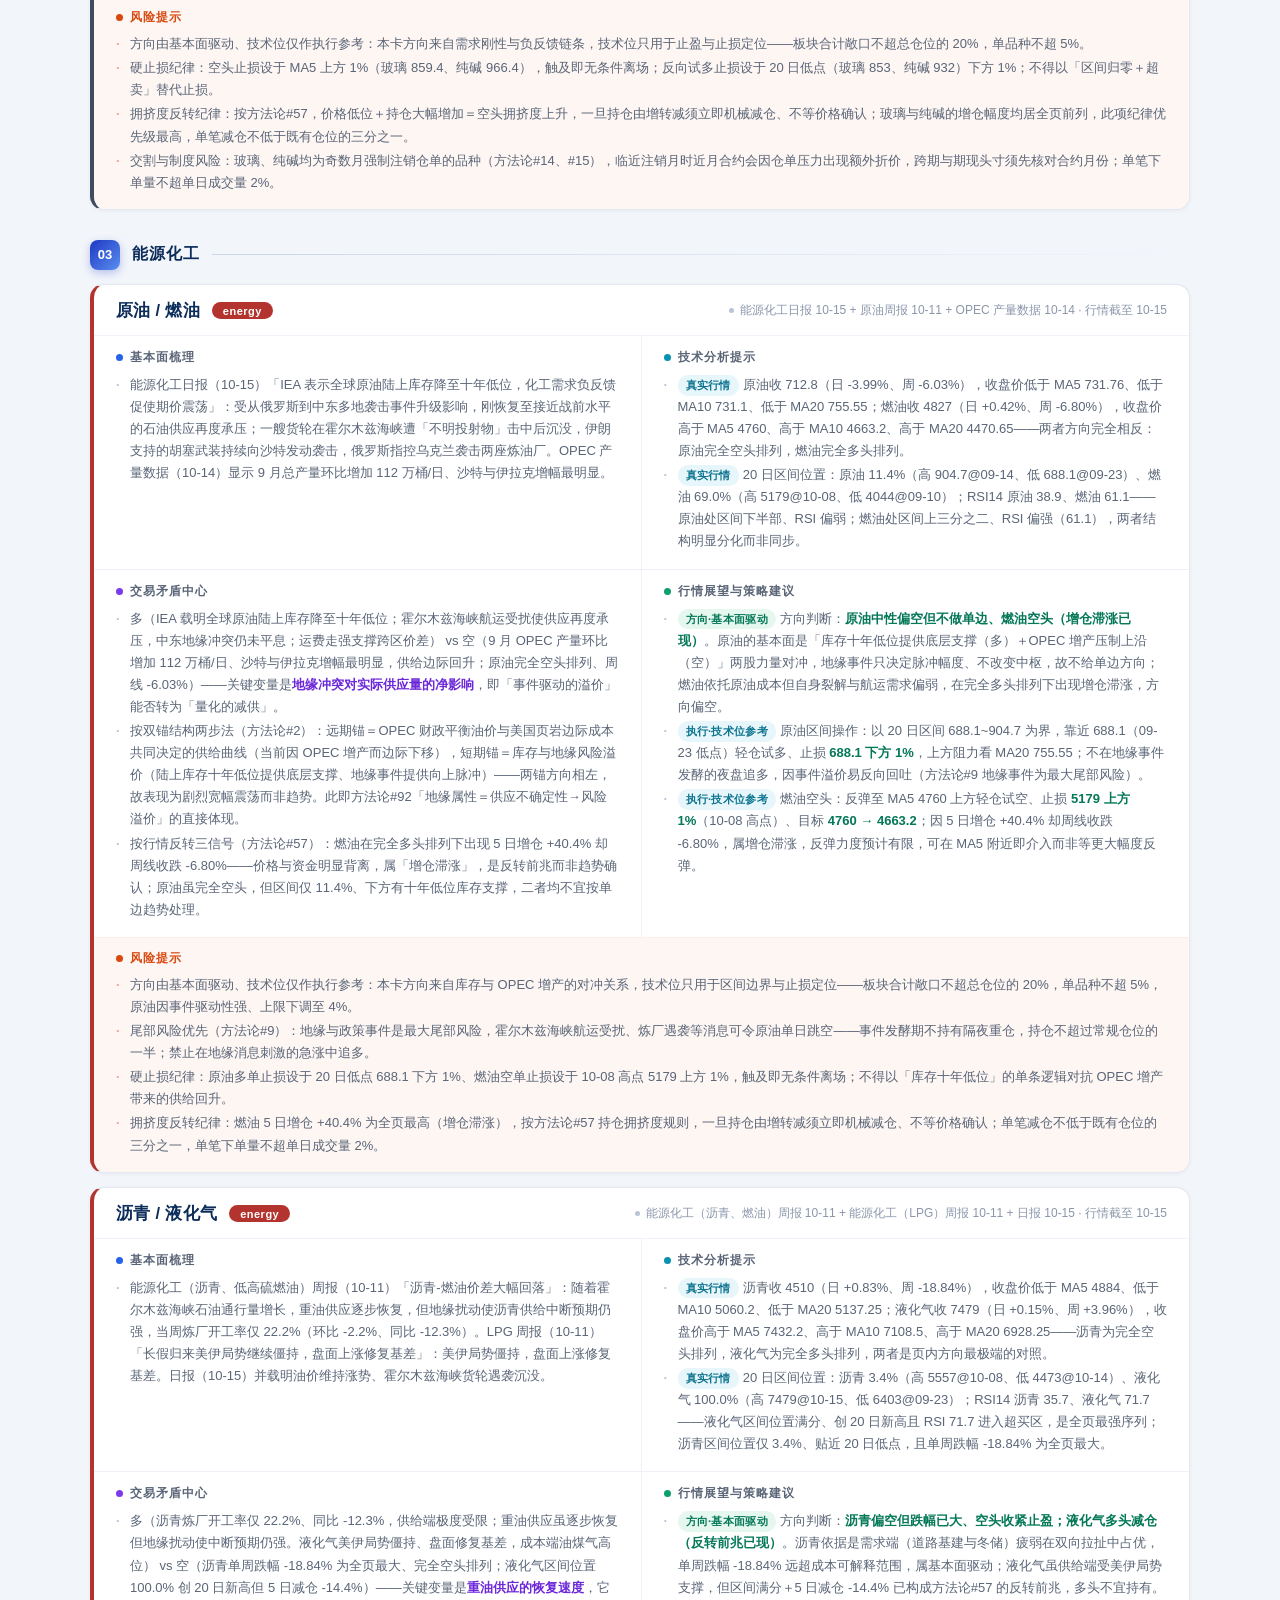
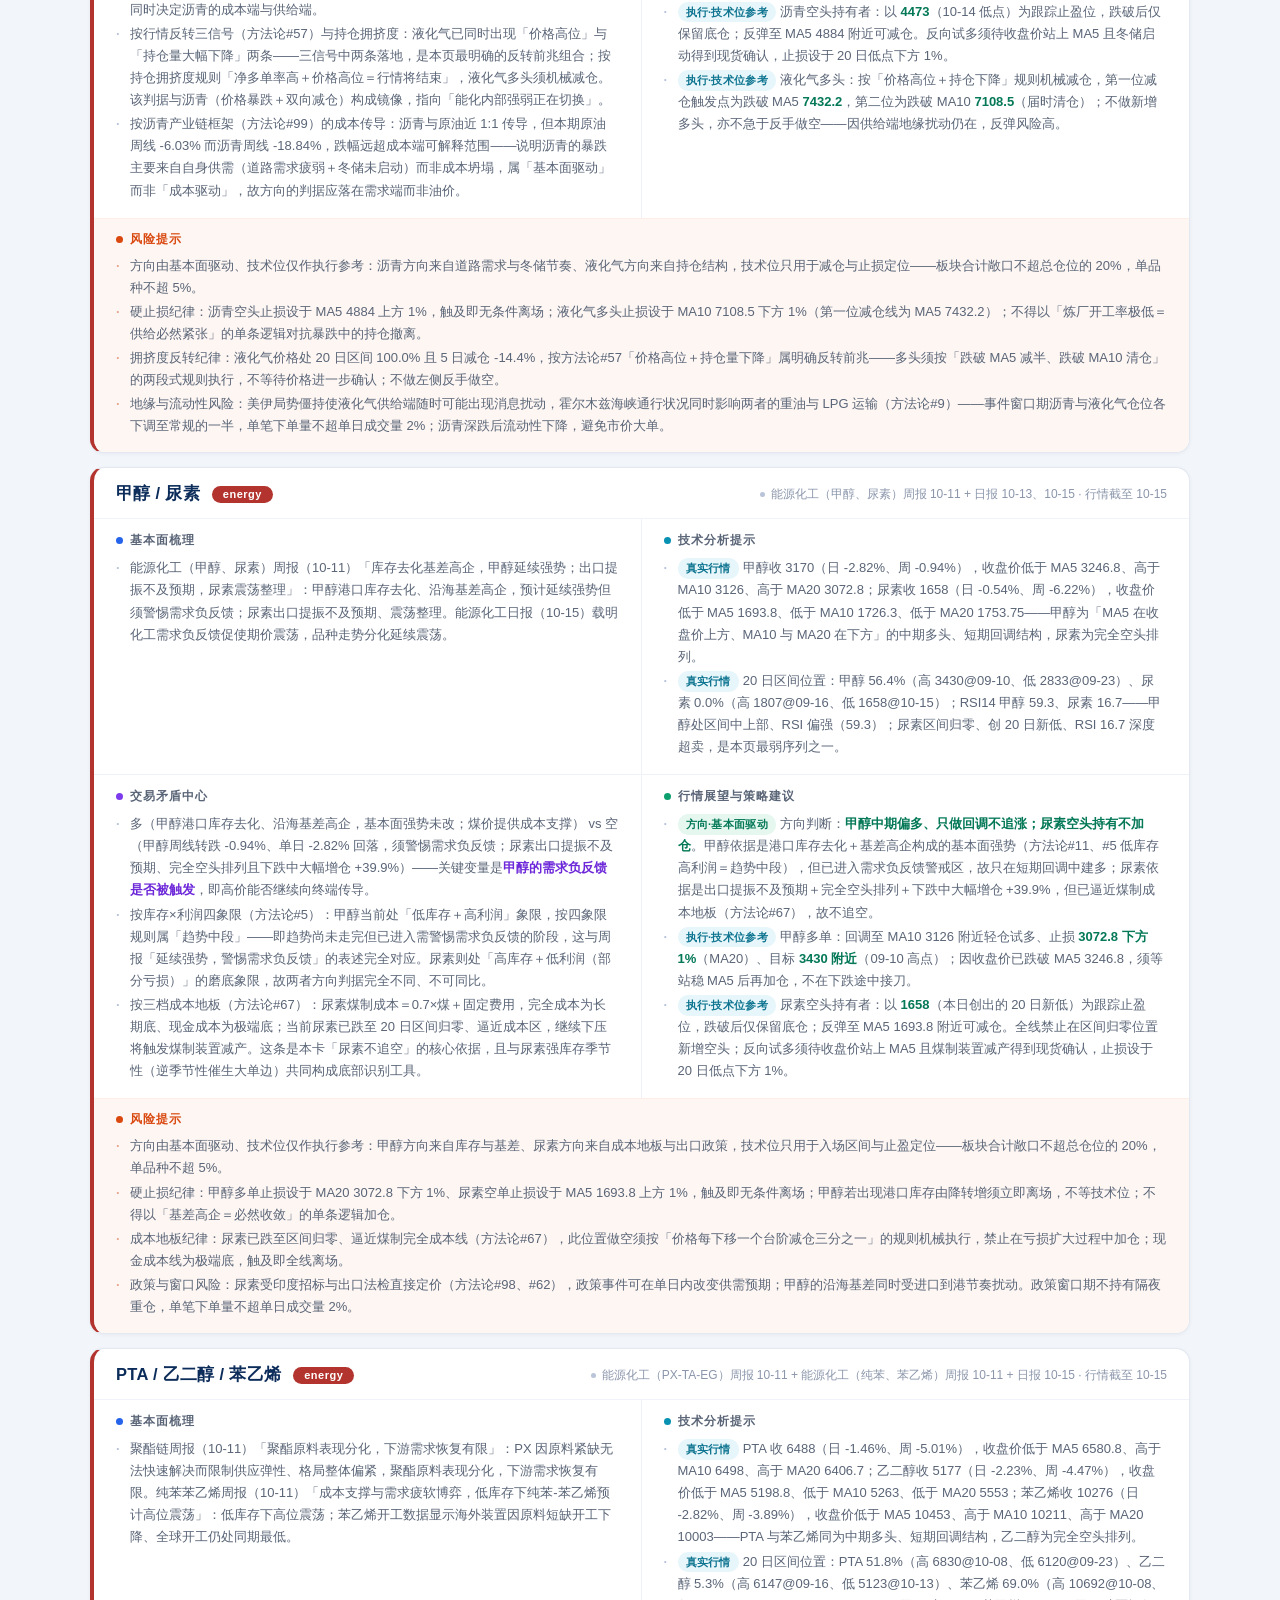
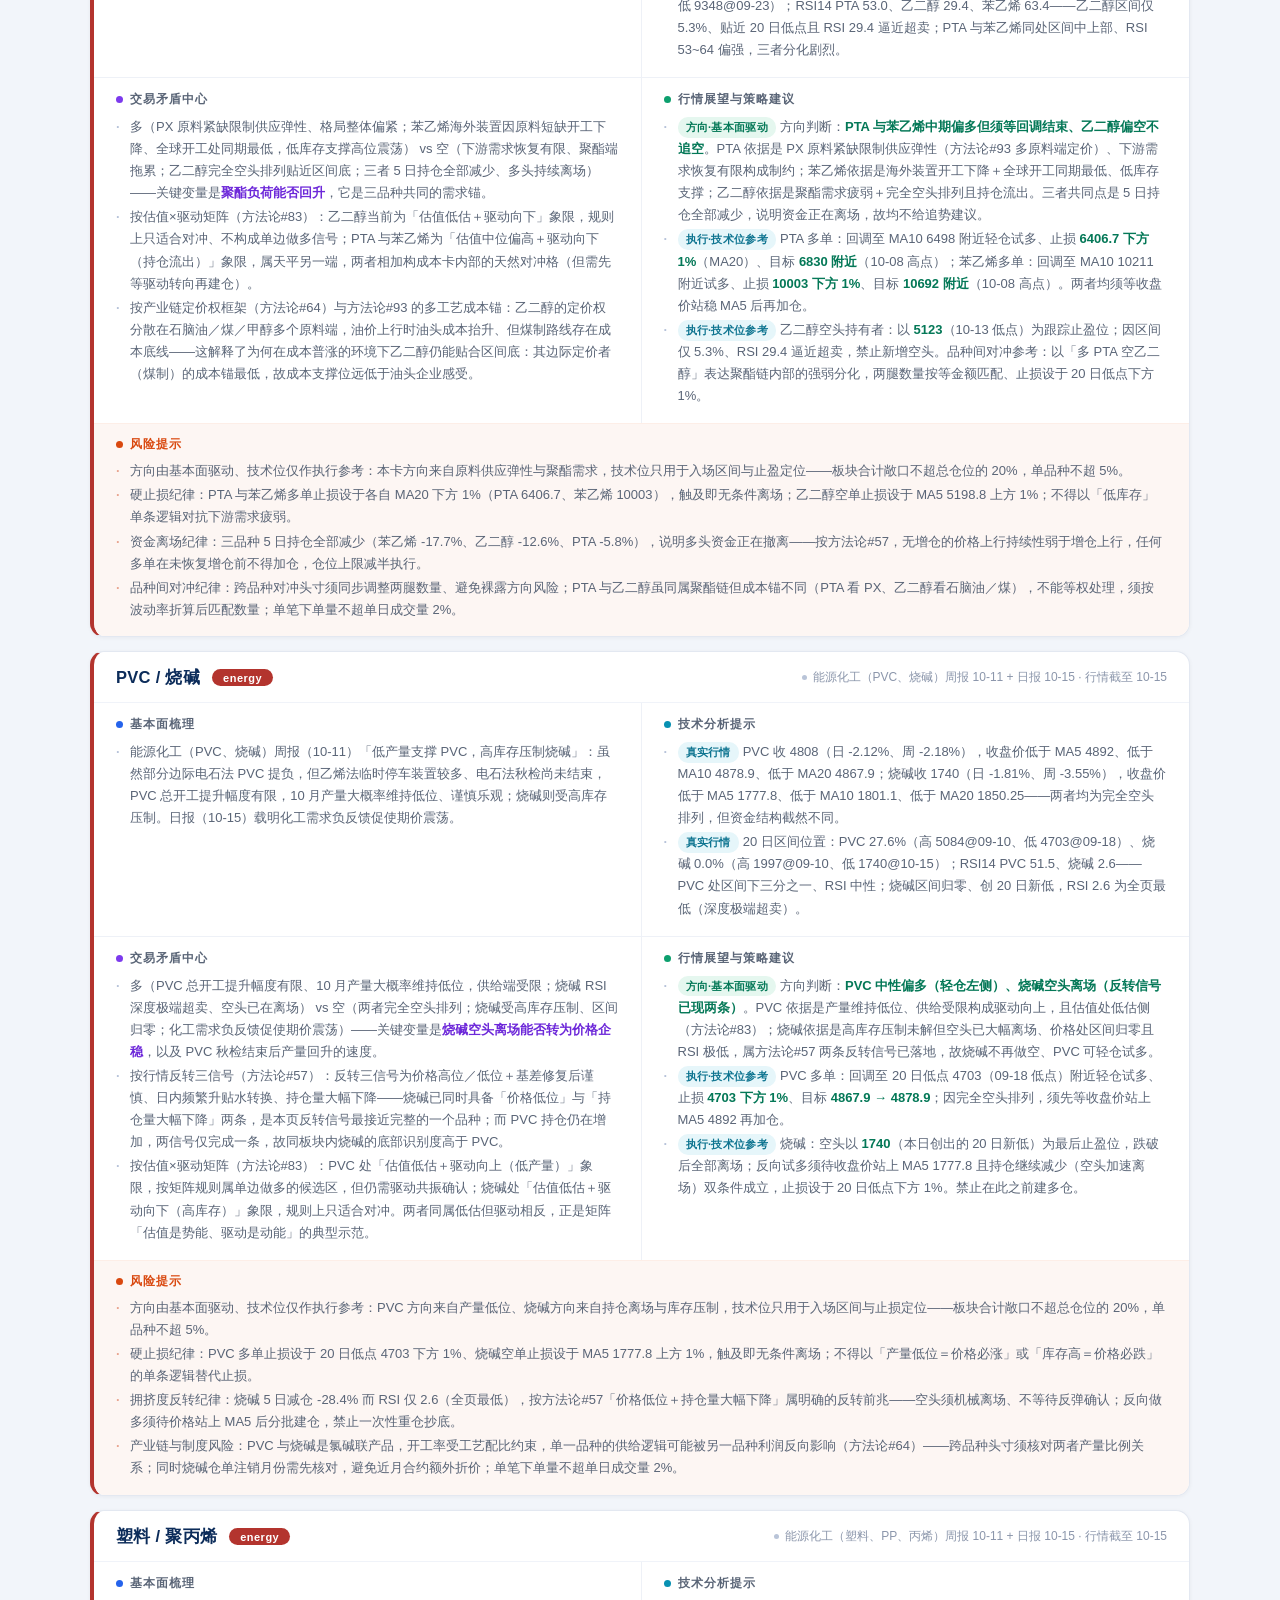
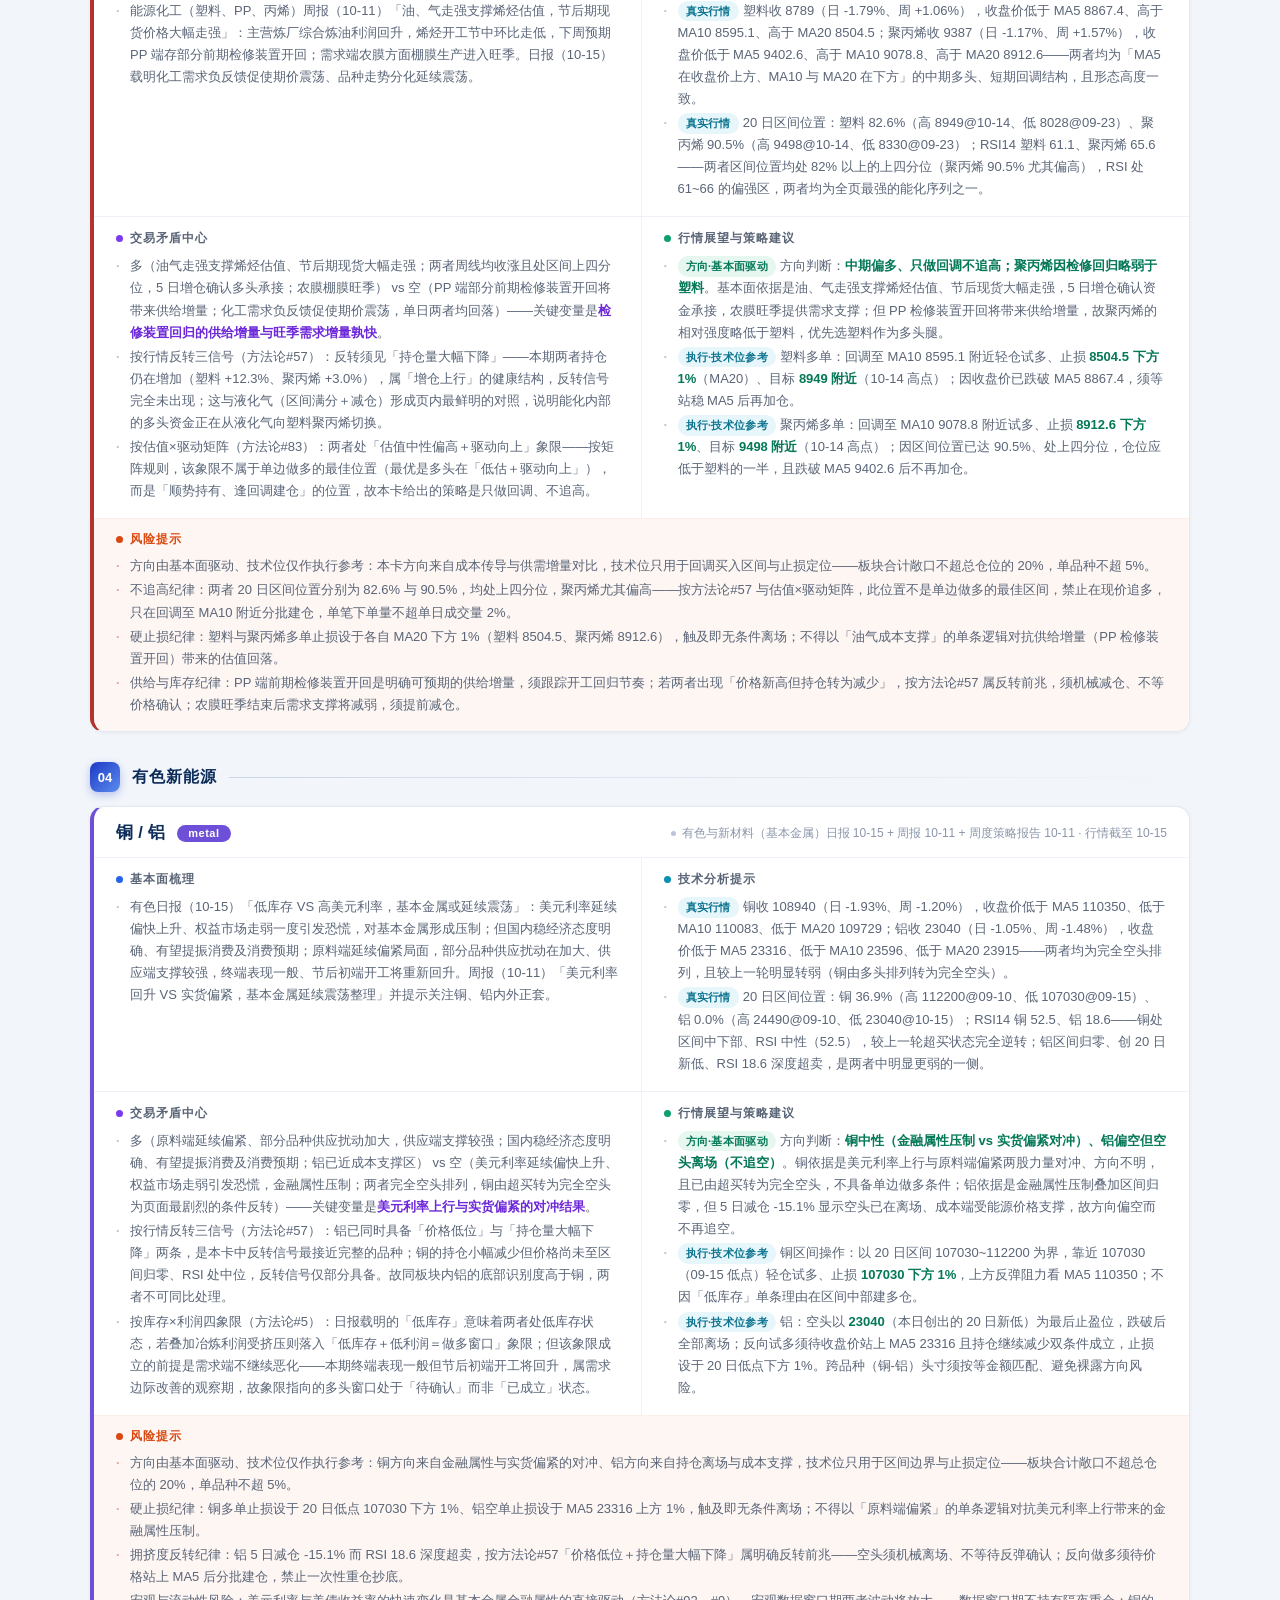
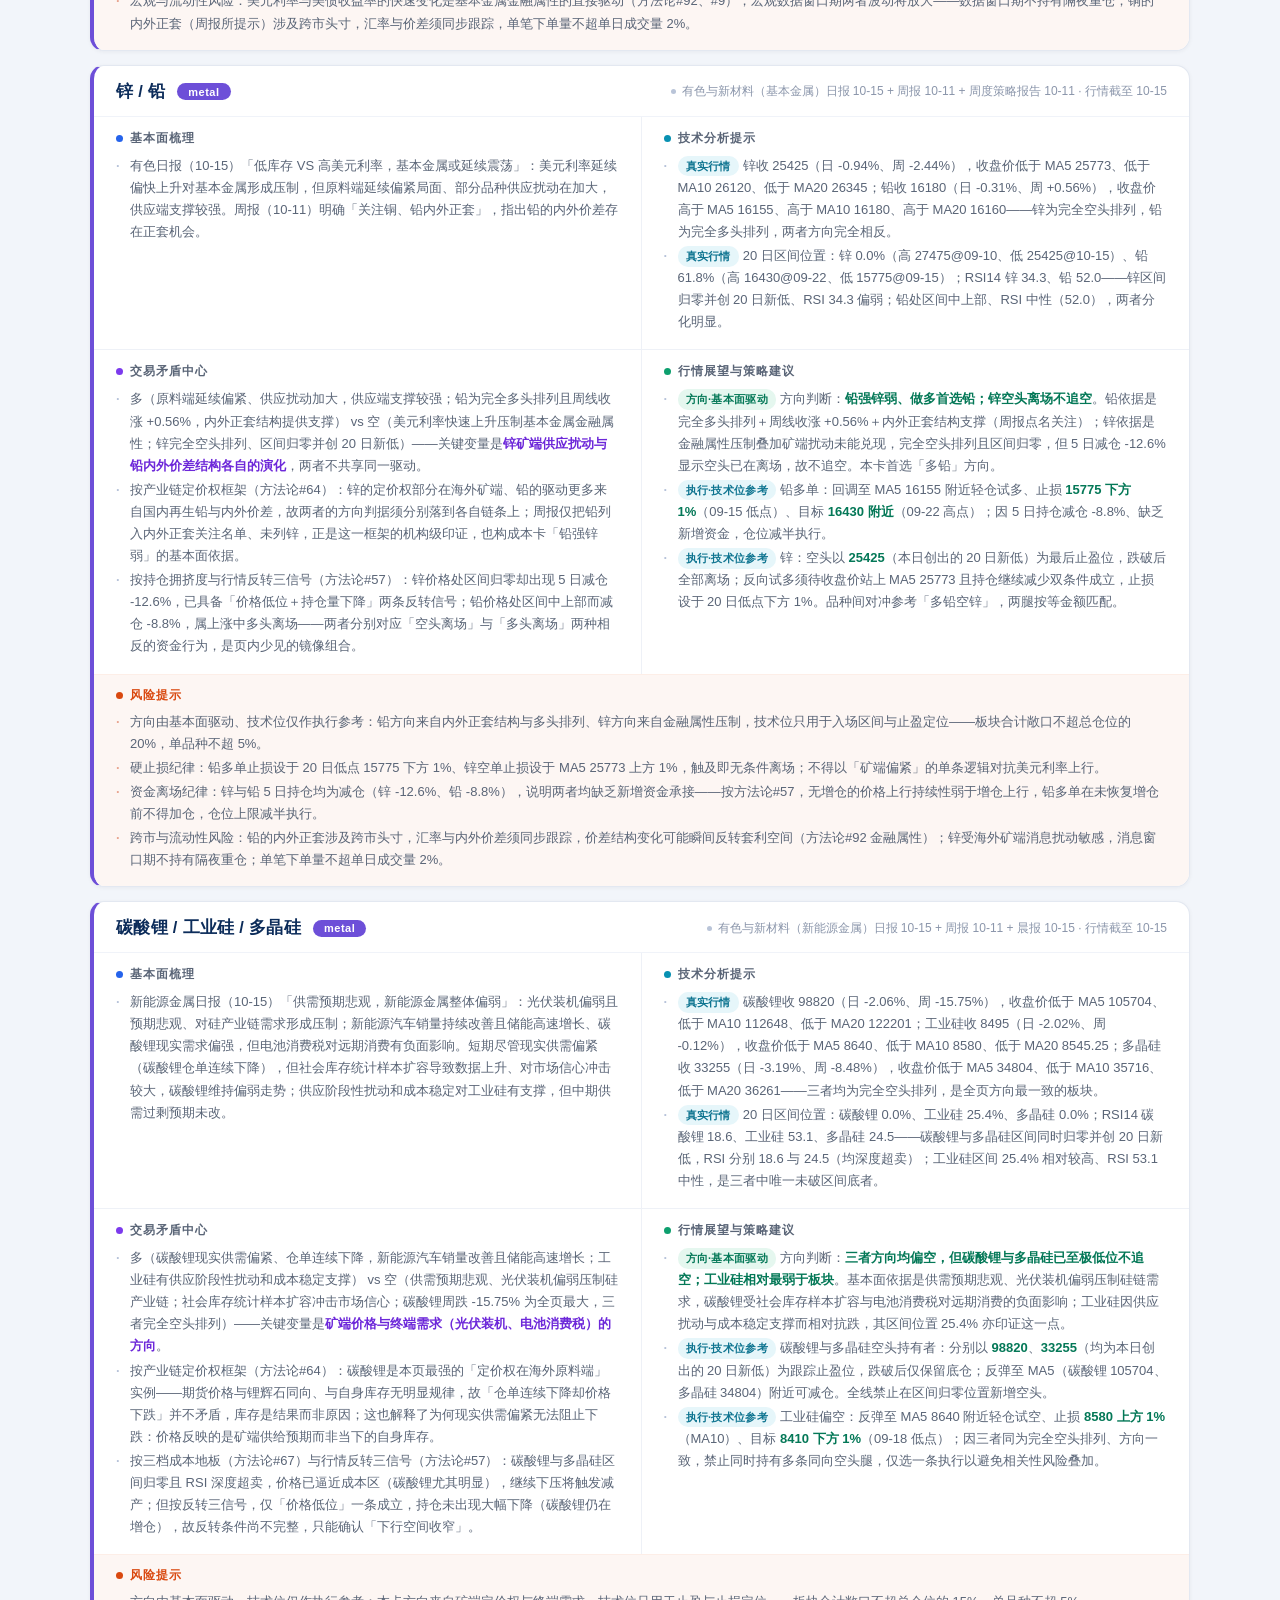
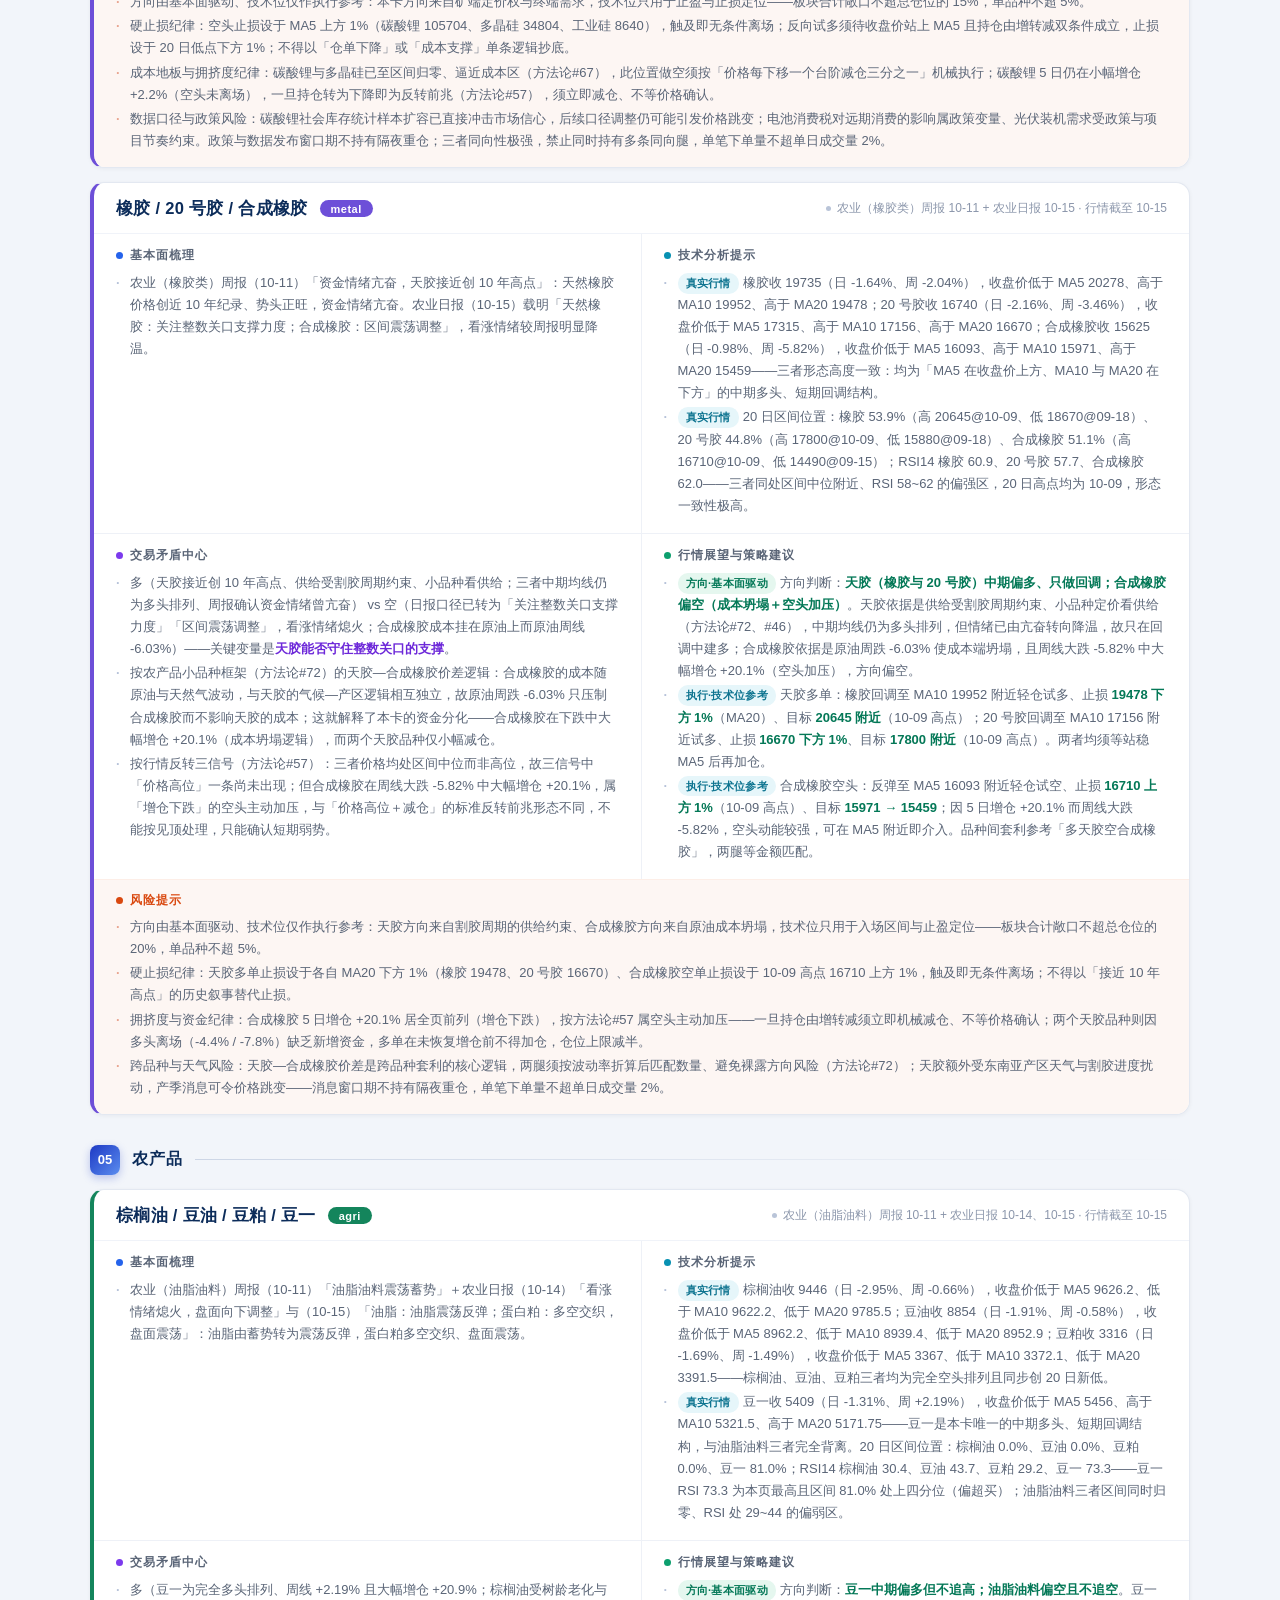
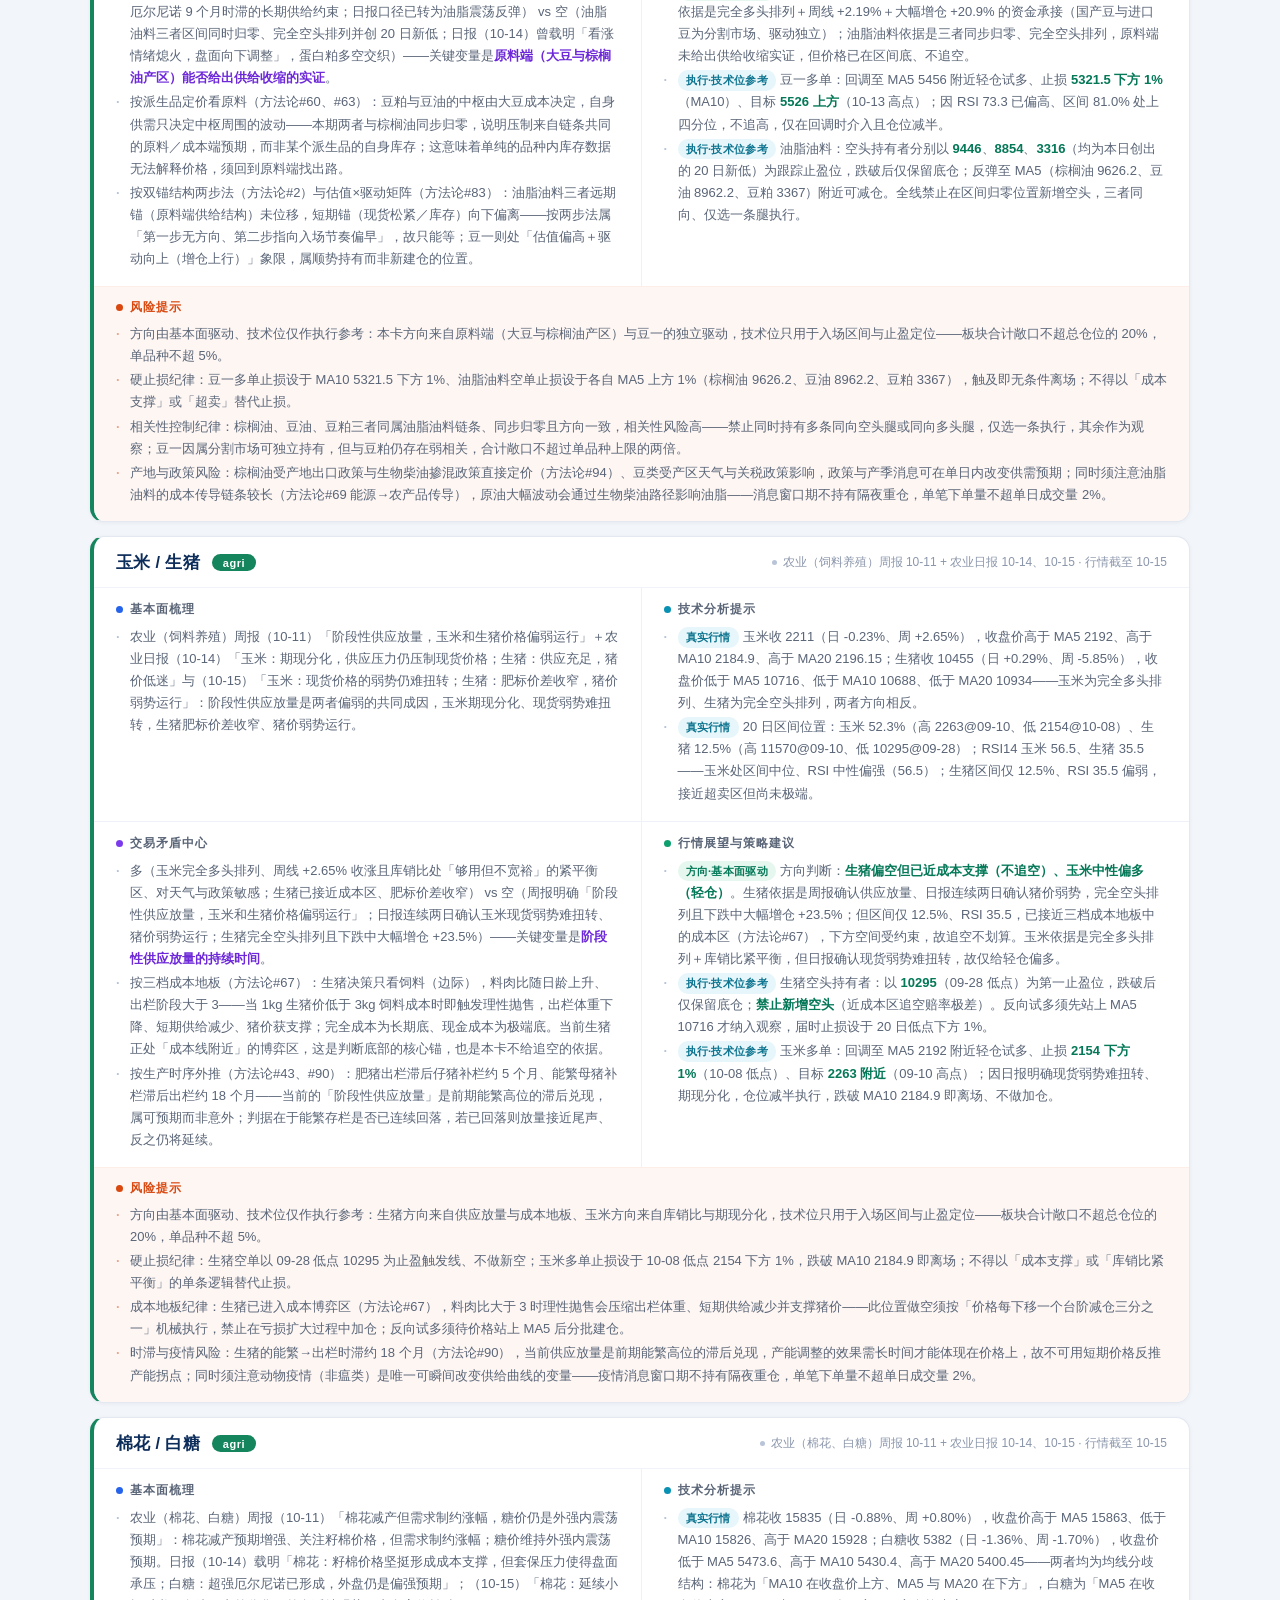
<file: static/fundamentals/index.html>
<!DOCTYPE html>
<html lang="zh-CN">
<head>
<meta charset="UTF-8">
<meta name="viewport" content="width=device-width, initial-scale=1.0">
<title>商品基本面跟踪页 · 庞博大宗商品共享知识库</title>
<style>
:root {
  --navy-900: #0c2c5a; --navy-700: #16386e; --navy-600: #1d39c4; --accent: #2563eb;
  --bg: #f2f5fa; --card: #ffffff; --border: #e3e8f1;
  --text: #1c2735; --text-2: #5a6577; --text-3: #8b96ab;
  --gold: #b45309; --black: #3f4c5e; --energy: #b3342e; --metal: #6d4fd8;
  --agri: #14855c; --ship: #0e7490;
  --c-fund: #2563eb; --c-tech: #0891b2; --c-conf: #7c3aed; --c-view: #0d9f6e; --c-risk: #d9480f;
}
* { box-sizing: border-box; margin: 0; padding: 0; }
body { font-family: -apple-system, BlinkMacSystemFont, "Segoe UI", "PingFang SC", "Microsoft YaHei", sans-serif; background: var(--bg); color: var(--text); padding: 0 0 56px; }
.hero { background: linear-gradient(120deg, var(--navy-900) 0%, var(--navy-700) 55%, var(--navy-600) 100%); color: #fff; padding: 34px 40px 30px; position: relative; overflow: hidden; }
.hero::after { content: ""; position: absolute; right: -80px; top: -100px; width: 340px; height: 340px; border-radius: 50%; background: radial-gradient(circle, rgba(255,255,255,.08), transparent 70%); }
.hero .inner { max-width: 1180px; margin: 0 auto; position: relative; z-index: 1; }
.hero .kicker { font-size: 12px; letter-spacing: 3px; color: rgba(255,255,255,.65); margin-bottom: 8px; display: flex; align-items: center; gap: 8px; }
.hero .kicker::before { content: ""; width: 22px; height: 2px; background: #60a5fa; display: inline-block; }
.hero h1 { font-size: 26px; font-weight: 700; display: flex; align-items: center; gap: 12px; letter-spacing: .5px; }
.hero h1 .logo { width: 38px; height: 38px; border-radius: 10px; background: rgba(255,255,255,.14); border: 1px solid rgba(255,255,255,.22); display: inline-flex; align-items: center; justify-content: center; font-size: 19px; backdrop-filter: blur(4px); }
.hero .meta { margin-top: 12px; font-size: 12.5px; color: rgba(255,255,255,.72); display: flex; gap: 20px; flex-wrap: wrap; }
.hero .meta span { display: inline-flex; align-items: center; gap: 6px; }
.hero .meta .dot { width: 6px; height: 6px; border-radius: 50%; background: #34d399; box-shadow: 0 0 6px #34d399; }
.container { max-width: 1180px; margin: 0 auto; padding: 0 40px; }
.audit-bar { display: flex; align-items: center; gap: 12px; background: #eefaf3; border: 1px solid #c9f0dc; color: #0b6b45; font-size: 13px; padding: 12px 18px; border-radius: 10px; margin: 22px 0 8px; flex-wrap: wrap; }
.audit-bar .badge { background: linear-gradient(135deg, #10b981, #059669); color: #fff; font-size: 11.5px; padding: 3px 12px; border-radius: 20px; font-weight: 600; letter-spacing: .5px; white-space: nowrap; }
.audit-bar .dim { color: #2b8a63; }
.method-card { background: #f7faff; border: 1px solid #d9e4f8; border-radius: 12px; margin: 12px 0 6px; padding: 13px 20px; display: grid; grid-template-columns: repeat(3, 1fr); gap: 10px 20px; }
.method-card .m-item { font-size: 12px; color: #33507c; line-height: 1.65; }
.method-card .m-item .m-tag { display: inline-block; font-size: 10.5px; font-weight: 700; color: #1d4ed8; background: #e4edfd; padding: 1px 8px; border-radius: 10px; margin-right: 6px; letter-spacing: .3px; }
.method-card .m-item.hl { background: #eef6ff; border: 1px solid #cfe3fb; border-radius: 8px; padding: 6px 8px; }
.section-head { display: flex; align-items: center; gap: 12px; margin: 30px 0 14px; }
.section-head .num { width: 30px; height: 30px; border-radius: 8px; background: linear-gradient(135deg, var(--navy-600), #5b8def); color: #fff; font-size: 13px; font-weight: 700; display: flex; align-items: center; justify-content: center; box-shadow: 0 3px 8px rgba(29,57,196,.28); flex-shrink: 0; }
.section-head .title { font-size: 16px; font-weight: 700; color: var(--navy-900); letter-spacing: 1px; }
.section-head .line { flex: 1; height: 1px; background: linear-gradient(to right, #cdd6e6, transparent); }
.card { background: var(--card); border: 1px solid var(--border); border-radius: 14px; margin-bottom: 14px; box-shadow: 0 1px 4px rgba(16,24,40,.05); overflow: hidden; transition: box-shadow .2s, transform .2s; border-left: 4px solid #2563eb; }
.card:hover { box-shadow: 0 8px 24px rgba(16,24,40,.10); transform: translateY(-2px); }
.card.bg-gold { border-left-color: var(--gold); } .card.bg-black { border-left-color: var(--black); }
.card.bg-energy { border-left-color: var(--energy); } .card.bg-metal { border-left-color: var(--metal); }
.card.bg-agri { border-left-color: var(--agri); } .card.bg-ship { border-left-color: var(--ship); }
.card.bg-idx { border-left-color: var(--navy-600); }
.card .card-head { display: flex; align-items: center; gap: 12px; padding: 15px 22px 13px; border-bottom: 1px solid #f0f3f9; flex-wrap: wrap; }
.card .card-head .name { font-size: 16.5px; font-weight: 700; color: var(--navy-900); letter-spacing: .3px; }
.card .card-head .tag { font-size: 11px; color: #fff; padding: 2.5px 11px; border-radius: 20px; font-weight: 600; letter-spacing: .5px; }
.tag.gold { background: var(--gold); } .tag.black { background: var(--black); } .tag.energy { background: var(--energy); }
.tag.metal { background: var(--metal); } .tag.agri { background: var(--agri); } .tag.ship { background: var(--ship); }
.tag.idx { background: var(--navy-600); }
.card .card-head .src { margin-left: auto; font-size: 12px; color: var(--text-3); display: inline-flex; align-items: center; gap: 6px; }
.card .card-head .src::before { content: ""; width: 5px; height: 5px; border-radius: 50%; background: #b9c4d8; }
.card .grid2 { display: grid; grid-template-columns: 1fr 1fr; gap: 0; }
.card .quad { padding: 13px 22px 14px; }
.card .quad:nth-child(odd) { border-right: 1px solid #eef1f7; }
.card .quad:nth-child(n+3) { border-top: 1px solid #eef1f7; }
.card .quad .q-title { font-size: 12px; font-weight: 700; color: var(--text-2); letter-spacing: 1px; margin-bottom: 8px; display: flex; align-items: center; gap: 7px; }
.card .quad .q-title::before { content: ""; width: 7px; height: 7px; border-radius: 50%; }
.card .quad.fund .q-title::before { background: var(--c-fund); }
.card .quad.tech .q-title::before { background: var(--c-tech); }
.card .quad.conf .q-title::before { background: var(--c-conf); }
.card .quad.view .q-title::before { background: var(--c-view); }
.card .quad ul { list-style: none; }
.card .quad li { font-size: 13px; line-height: 1.7; color: var(--text-2); padding-left: 14px; position: relative; margin-bottom: 2px; }
.card .quad li::before { content: "·"; position: absolute; left: 0; color: #b6c2d9; font-weight: 700; }
.card .quad li b { color: var(--text); font-weight: 600; }
.card .quad.tech li b { color: #0e7490; }
.card .quad.conf li b { color: #6d28d9; }
.card .quad.view li b { color: #047857; }
.card .quad.tech .ta { display: inline-block; font-size: 11px; font-weight: 700; background: #e6f6fa; color: #0e7490; padding: 1px 8px; border-radius: 10px; margin-right: 4px; letter-spacing: .3px; }
.card .quad.view .src-tag { display: inline-block; font-size: 11px; font-weight: 700; padding: 1px 8px; border-radius: 10px; margin-right: 4px; letter-spacing: .3px; }
.card .quad.view .src-tag.fund-drv { background: #e5f7ef; color: #047857; }
.card .quad.view .src-tag.tech-ref { background: #e6f6fa; color: #0e7490; }
.card .risk-strip { padding: 12px 22px 13px; border-top: 1px solid #fdeee7; background: #fdf6f3; }
.card .risk-strip .q-title { font-size: 12px; font-weight: 700; color: var(--c-risk); letter-spacing: 1px; margin-bottom: 7px; display: flex; align-items: center; gap: 7px; }
.card .risk-strip .q-title::before { content: ""; width: 7px; height: 7px; border-radius: 50%; background: var(--c-risk); }
.card .risk-strip ul { list-style: none; }
.card .risk-strip li { font-size: 13px; line-height: 1.7; color: var(--text-2); padding-left: 14px; position: relative; margin-bottom: 2px; }
.card .risk-strip li::before { content: "·"; position: absolute; left: 0; color: #e8a48f; font-weight: 700; }
.card .risk-strip li b { color: #c2410c; font-weight: 600; }
.footer { max-width: 1180px; margin: 30px auto 0; padding: 0 40px; font-size: 12px; color: var(--text-3); text-align: center; line-height: 1.9; }
.footer .divider { border-top: 1px solid var(--border); padding-top: 18px; }
/* insight overview */
.overview-card { background: var(--card); border: 1px solid var(--border); border-radius: 14px; margin-bottom: 16px; box-shadow: 0 1px 4px rgba(16,24,40,.05); overflow: hidden; border-left: 4px solid var(--navy-600); }
.overview-card .card-head { display: flex; align-items: center; gap: 12px; padding: 15px 22px 13px; border-bottom: 1px solid #f0f3f9; flex-wrap: wrap; }
.overview-card .card-head .name { font-size: 16.5px; font-weight: 700; color: var(--navy-900); letter-spacing: .3px; }
.overview-card .card-head .tag { font-size: 11px; color: #fff; background: var(--navy-600); padding: 2.5px 11px; border-radius: 20px; font-weight: 600; letter-spacing: .5px; }
.overview-card .cols { display: grid; grid-template-columns: 1fr 1fr; gap: 0; }
.overview-card .col { padding: 15px 22px 16px; }
.overview-card .col + .col { border-left: 1px solid #eef1f7; }
.overview-card .col .col-title { font-size: 12px; font-weight: 700; color: var(--text-2); letter-spacing: 1px; margin-bottom: 9px; display: flex; align-items: center; gap: 7px; }
.overview-card .col .col-title::before { content: ""; width: 7px; height: 7px; border-radius: 50%; }
.overview-card .col.c1 .col-title::before { background: var(--c-conf); }
.overview-card .col.c2 .col-title::before { background: var(--c-risk); }
.overview-card ul { list-style: none; }
.overview-card li { font-size: 13px; line-height: 1.75; color: var(--text-2); padding-left: 14px; position: relative; margin-bottom: 3px; }
.overview-card li::before { content: "·"; position: absolute; left: 0; color: #b6c2d9; font-weight: 700; }
.overview-card li b { color: var(--text); font-weight: 600; }
@media (max-width: 900px) {
  .card .grid2, .overview-card .cols { grid-template-columns: 1fr; }
  .method-card { grid-template-columns: 1fr; }
  .card .quad:nth-child(odd) { border-right: none; }
  .card .quad:nth-child(n+2) { border-top: 1px solid #eef1f7; }
  .overview-card .col + .col { border-left: none; border-top: 1px solid #eef1f7; }
  .container, .hero .inner, .footer { padding-left: 20px; padding-right: 20px; }
}
</style>
</head>
<body>
<div class="hero">
  <div class="inner">
    <div class="kicker">COMMODITY FUNDAMENTALS · TRACK</div>
    <h1><span class="logo">📊</span>商品基本面跟踪页</h1>
    <div class="meta">
      <span><i class="dot"></i>报告集 2026-10-10 ~ 10-15（近 7 天窗口 10/10~10/16 内；本次经 ima 知识库 5 页翻页复核 100 份记录，确认窗口下边界为 10-10 批次）</span>
<span><i class="dot"></i>行情数据截至 2026-10-15 收盘（新浪财经主力连续 44 品种全量刷新 ok 44/44；较上一轮 10-14 推进一个交易日，技术位整体重算）</span>
<span><i class="dot"></i>数据源：庞博大宗商品共享知识库</span>
    </div>
  </div>
</div>
<div class="container">
<div class="audit-bar"><span class="badge">报告审核</span><span>近 7 天窗口（10/10~10/16，含今日）检索结论：经 ima 知识库 <b>5 页翻页复核共 100 份记录</b>，确认窗口下边界为 <b>10-10 批次</b>。窗口内命中 <b>72 条报告记录</b>，剔除非商品类（固定收益与国债、美债、汇率、金融与量化、股指与权益基金、金融期权等）<b>11 条</b>后，编入 <b>61 条商品报告</b>——按标题日期分布为 10-10 批次 3 条（含商品期权周报）、10-11 批次 29 条（全板块周报与四季度策略）、10-13 批次 9 条、10-14 批次 12 条、10-15 批次 8 条。行情层出现新交易日：<b>10-15 为长假后第四个交易日</b>，44 品种全量刷新（ok 44/44）后数据日期由 10-14 推进至 <b>10-15</b>，故技术分析数值（收盘 / 均线 / RSI14 / 20 日区间位置 / 持仓 5 日变化）整体重算、策略执行位同步更新。执行说明：订阅库 PDF 正文接口返回受限，观点取自检索命中的报告标题、要点与摘要段落。</span><span class="dim">· 五点结构（基本面 / 技术 / 矛盾 / 策略 / 风险）逐品种加工 · 方向由基本面驱动、技术位仅执行参考</span></div>
<div class="method-card"><div class="m-item hl"><span class="m-tag">策略生成逻辑</span><b>方向由基本面驱动</b>（库存×利润四象限、双锚结构两步法、期限结构、供需矛盾中心），技术位（20 日高低点 / 均线）<b>仅作入场、止损、目标位的执行参考</b>，不主导方向判断</div><div class="m-item"><span class="m-tag">库存×利润四象限</span>低库存+低利润=做多窗口 / 低库存+高利润=趋势中段 / 高库存+高利润=空头黄金位 / 高库存+低利润=磨底</div><div class="m-item"><span class="m-tag">双锚结构两步法</span>先看远期锚位移（供给侧结构变化→交易方向），再看现货相对锚偏离（库存松紧→入场节奏与止盈止损）</div><div class="m-item"><span class="m-tag">行情反转三信号</span>价格高位 / 低位+基差修复后谨慎 / 日内频繁升贴水转换 / 持仓量大幅下降</div><div class="m-item"><span class="m-tag">持仓拥挤度</span>净多单率高+价格高位=行情将结束；增仓上行→减仓回落为离场信号；无增仓创新高=新高缺乏多头承接、持续性弱于增仓新高</div><div class="m-item"><span class="m-tag">路由规则与定价权</span>小品种看供给、大品种看需求；农产品看供应；原料依赖进口+中游产能过剩→定价权在海外原料端</div><div class="m-item"><span class="m-tag">三档成本地板</span>完全成本=长期底 / 现金成本=极端底 / 边际成本（生猪料肉比大于 3 触发抛售）——跌破现金成本才触发实质减供</div><div class="m-item"><span class="m-tag">估值×驱动矩阵</span>估值（成本 / 利润 / 基差）为势能、驱动（库消比 / 开工率）为动能，二者共振才交易；单看估值不交易</div><div class="m-item"><span class="m-tag">期权风控体系</span>对冲=时间换波动率；gamma 与 vega 是仅有的两个波动率风险；IV 低位买方博凸性、卖方守保证金与流动性纪律；地缘与政策事件是最大尾部风险</div></div>

<div class="section-head"><span class="num">01</span><span class="title">贵金属</span><span class="line"></span></div>
<div class="card bg-gold">
    <div class="card-head">
      <span class="name">黄金 / 白银</span><span class="tag gold">gold</span><span class="src">贵金属（黄金&白银）日报 10-15 + 周报 10-11 · 行情截至 10-15</span>
    </div>
    <div class="grid2">
<div class="quad fund">
        <div class="q-title">基本面梳理</div>
        <ul>
        <li>贵金属日报（10-15）「美国 9 月核心 CPI 增长超预期，贵金属承压下跌」：9 月季调后 CPI 月率 0.6%、高于前值 0.4%，核心 CPI 月率 0.3% 高于市场预期、同比 2.6% 亦超预期，推升年内联储加息预期，美元指数升至 102.9、美债收益率大幅走高，贵金属承压、白银跌幅明显大于黄金。周报（10-11）「短期趋势震荡为主，关注通胀预期变化」的定调被本日数据验证为「通胀端先兑现利空」。</li>
        </ul>
      </div>
<div class="quad tech">
        <div class="q-title">技术分析提示</div>
        <ul>
        <li><span class="ta">真实行情</span>沪金收 893.6（日 -0.34%、周 +0.05%），收盘价低于 MA5 902.28、低于 MA10 904.62、低于 MA20 923.17；沪银收 13660（日 -4.40%、周 -5.22%），收盘价低于 MA5 14445、低于 MA10 14711、低于 MA20 15304——两者均为三条均线全部在收盘价上方的完全空头排列，且较上一轮进一步走弱，金银同步。</li>
        <li><span class="ta">真实行情</span>20 日区间位置：金 0.7%（高 957.18@09-10、低 893.12@10-08）、银 0.0%（高 16418@09-10、低 13660@10-15）；RSI14 金 35.1、银 30.1——白银区间归零并创 20 日新低，RSI 逼近 30 超卖线；黄金区间位置亦已压至 0.7%、贴近 20 日低点，二者同步下移、无分化。</li>
        </ul>
      </div>
<div class="quad conf">
        <div class="q-title">交易矛盾中心</div>
        <ul>
        <li>多（双期权叙事：通胀看涨期权＋经济看跌期权；央行购金与去美元化提供货币属性中期底） vs 空（9 月核心 CPI 同环比双双超预期→名义与实际利率同步走高、美元指数升至 102.9；完全空头排列且白银区间归零）——关键变量是<b>通胀超预期是否已充分计价</b>：本次数据已落地、利空已兑现，后续方向取决于联储利率路径是否继续上修。</li>
        <li>按双锚结构两步法（方法论#2）：远期锚＝央行购金与去美元化下的货币属性中枢（方向上移但节奏极慢、本期无位移），短期锚＝实际利率与美元指数（本期明确向上、压制加强）——两锚反向拉扯，短期锚连续第二轮占优，是区间位置压至 0.7% / 0.0% 的结构成因。</li>
        <li>按库存×利润四象限的边界补丁（方法论#64 产业链定价权）：贵金属的「库存」在央行与 ETF 手中而非产业环节，货权不在任何产业环节手中，故本卡不适用库存象限、只能以实际利率为锚——这是贵金属区别于工业品的定价框架边界，也是本卡不给出库存类判据的原因。</li>
        </ul>
      </div>
<div class="quad view">
        <div class="q-title">行情展望与策略建议</div>
        <ul>
        <li><span class="src-tag fund-drv">方向·基本面驱动</span>方向判断：<b>偏空，但 RSI 已入超卖区、不追空</b>。基本面依据是核心 CPI 超预期使实际利率上行、双期权两条腿同时受压，短期锚连续第二轮占优；但白银 RSI 30.1 已接近超卖线、黄金亦无新增空头承接，故方向偏空而赔率不佳，只保留既有空头、不做新增单边。</li>
        <li><span class="src-tag tech-ref">执行·技术位参考</span>入场参考：金反弹至 902.28~904.62 区间（MA5 与 MA10 之间）轻仓试空、止损 <b>923.17 上方 1%</b>（MA20）、目标 <b>893.12 下方 1%</b>；银反弹至 14445 附近试空、止损 <b>14711 上方 1%</b>、目标 <b>13660 下方 1%</b>。两品种均以「收盘价收复 MA10」作为空头离场确认条件。</li>
        <li><span class="src-tag tech-ref">执行·技术位参考</span>区间操作边界：20 日高点分别为金 957.18、银 16418（均 09-10），价格在触及区间 50% 位置（金约 925、银约 15039）之前只做区间内轻仓、不做趋势建仓；反向做多须等「收盘价站上 MA5 且实际利率回落」双条件同时成立，不以超卖单条理由试多。</li>
        </ul>
      </div>
    </div>
    <div class="risk-strip">
      <div class="q-title">风险提示</div>
        <ul>
        <li>方向由基本面驱动、技术位仅作执行参考：本卡短期锚连续占优、双期权两腿均未兑现——单品种仓位上限 5%，不加杠杆；不因「央行购金」「去美元化」等中长期叙事对抗短期利率压制。</li>
        <li>硬止损纪律：空头止损设于 MA20 上方 1%（金 923.17、银 15304），触及即无条件离场；反向试多须待收盘价站上 MA5，且止损设于 20 日低点（金 893.12、银 13660）下方 1%；不得以「超卖」替代止损。</li>
        <li>事件风险优先于价格风险：本日核心 CPI 超预期已兑现利空，但联储路径仍会随后续数据反复——按方法论#9「地缘与政策事件是最大尾部风险」，数据公布窗口前不新增仓位、公布后按实际利率方向重新定位；同时注意美债收益率与美元反弹幅度会放大贵金属单日波动。</li>
        <li>白银波动率显著高于黄金（工业属性叠加光伏需求），本日白银单日 -4.40% 远大于黄金 -0.34% 即为证据；同方向头寸的白银仓位应为黄金的五成以内，两者不宜同时加仓，避免相关性风险叠加。</li>
        </ul>
    </div>
  </div>
<div class="card bg-gold">
    <div class="card-head">
      <span class="name">铂金 / 钯金</span><span class="tag gold">gold</span><span class="src">铂钯日报 10-15 + 周报 10-11 · 行情截至 10-15</span>
    </div>
    <div class="grid2">
<div class="quad fund">
        <div class="q-title">基本面梳理</div>
        <ul>
        <li>铂钯日报（10-15）「9 月通胀数据超预期，铂钯偏弱震荡」＋周报（10-11）「长端美债收益率高企，铂钯承压运行」：美国 9 月通胀整体超预期、市场对年内加息预期回升，长端美债收益率高企是铂钯承压的主因；仓单连续两日小幅流出（铂仓单环比 -57 手、钯仓单环比 -64 手），但未能对价格构成支撑。</li>
        </ul>
      </div>
<div class="quad tech">
        <div class="q-title">技术分析提示</div>
        <ul>
        <li><span class="ta">真实行情</span>铂金收 391.4（日 -3.56%、周 -3.38%），收盘价低于 MA5 407.89、低于 MA10 413.34、低于 MA20 427.99；钯金收 263.45（日 -2.17%、周 -2.66%），收盘价低于 MA5 271.07、低于 MA10 279.77、低于 MA20 294.64——两者均为完全空头排列，且双双创 20 日区间新低。</li>
        <li><span class="ta">真实行情</span>20 日区间位置：铂 0.0%（高 458.9@09-10、低 391.4@10-15）、钯 0.0%（高 316.75@09-10、低 263.45@10-15）；RSI14 铂 28.2、钯 20.8——两者区间位置同时归零、同步创 20 日新低，钯金 RSI 20.8 为本页最低之一（深度超卖），铂金 RSI 28.2 亦处超卖区。</li>
        </ul>
      </div>
<div class="quad conf">
        <div class="q-title">交易矛盾中心</div>
        <ul>
        <li>多（供给高度集中于南非与俄罗斯、矿石端扰动敏感，小品种理论上易因供给收缩转向 Back；RSI 深度超卖、下行空间被压缩） vs 空（9 月通胀超预期→长端美债收益率高企，金融属性主导；两者同步创 20 日新低且下跌中持续增仓）——关键变量是<b>实际利率上行是否已充分定价</b>。</li>
        <li>按估值×驱动矩阵（方法论#83）：估值（成本／利润／基差）与驱动（库消比／开工率）须共振才可交易——本期铂钯的估值分位已因价格大幅下移而处低估侧，但驱动仍明确向下（长端利率压制），属矩阵中的「低估＋驱动向下」象限，规则上只适合对冲、不构成单边做多信号。</li>
        <li>按行情反转三信号（方法论#57）：三信号为价格高位／低位＋基差修复后谨慎、日内频繁升贴水转换、持仓量大幅下降——本期铂钯已现「价格低位」一条，但持仓仍在增加（未出现大幅下降），故反转信号不完整；这意味着超卖反弹可能出现，但趋势反转尚未具备条件。</li>
        </ul>
      </div>
<div class="quad view">
        <div class="q-title">行情展望与策略建议</div>
        <ul>
        <li><span class="src-tag fund-drv">方向·基本面驱动</span>方向判断：<b>空头趋势未完，但已进入「不追空」区间</b>。基本面依据是实际利率上行叠加长端美债收益率高企，金融属性在当前阶段对铂钯的定价权重高于矿石供给；两者区间归零、完全空头排列，方向清晰；但 RSI 深度超卖且持仓增仓已接近拥挤，故只保留既有空头、禁止在此位置新增。</li>
        <li><span class="src-tag tech-ref">执行·技术位参考</span>空头持有者参考：铂以 <b>391.4</b>、钯以 <b>263.45</b>（均为本日创出的 20 日低点）为跟踪止盈位，跌破后仅保留底仓；反弹至 MA5（铂 407.89、钯 271.07）附近可减仓离场。全线禁止在区间归零位置新增空头。</li>
        <li><span class="src-tag tech-ref">执行·技术位参考</span>反向试多条件（须同时满足）：收盘价站上 MA5（铂 407.89、钯 271.07）、且持仓由增转减（空头离场）；止损设于 20 日低点（铂 391.4、钯 263.45）下方 1%。在此之前仅观察、不建多仓，不以「超卖＋小品种供给故事」单独入场。</li>
        </ul>
      </div>
    </div>
    <div class="risk-strip">
      <div class="q-title">风险提示</div>
        <ul>
        <li>方向由基本面驱动、技术位仅作执行参考：本卡为实际利率主导的金融属性品种，产业库存与矿石供给的判断在本阶段权重下降——单品种仓位上限 5%，不加杠杆。</li>
        <li>硬止损纪律：空头持有者的跟踪止盈触发线设于各自 20 日低点（铂 391.4、钯 263.45），并以「收盘价站上 MA5」为空头终结确认；反向试多须待双条件成立后建仓，止损设于 20 日低点下方 1%，禁用「成本支撑」替代止损。</li>
        <li>拥挤度反转纪律：按方法论#57 持仓拥挤度规则，净多单率高＋价格高位＝行情将结束；本期为反向情形——净空单率高＋价格低位，属「空头拥挤」状态。空头须在持仓由增转减的第一时间机械减仓，不等待价格确认；单笔减仓不低于既有仓位的三分之一。</li>
        <li>流动性纪律：铂钯为小品种、广期所仓单规模有限（本日铂仓单 3822 手、钯仓单 5432 手），极端行情下平仓成本上升——单笔下单量不超过当日成交量的 2%，不在夜盘流动性低谷时段建立新仓。</li>
        </ul>
    </div>
  </div>
<div class="section-head"><span class="num">02</span><span class="title">黑色建材</span><span class="line"></span></div>
<div class="card bg-black">
    <div class="card-head">
      <span class="name">焦煤 / 焦炭</span><span class="tag black">black</span><span class="src">黑色建材日报 10-15 + 黑色建材周度策略 10-11 · 行情截至 10-15</span>
    </div>
    <div class="grid2">
<div class="quad fund">
        <div class="q-title">基本面梳理</div>
        <ul>
        <li>黑色建材日报（10-15）「复产提速压制成本，负反馈逻辑强化」：最新变化集中于成本端——山西煤矿复产提速、复产预期有所兑现，焦煤夜盘大跌、回吐前期涨幅；焦炭两轮提降落地后仍有第三轮提降预期。周报（10-11）「旺季需求兑现不足，产业链震荡偏弱」的定性延续，黑色系成本下移加速。</li>
        </ul>
      </div>
<div class="quad tech">
        <div class="q-title">技术分析提示</div>
        <ul>
        <li><span class="ta">真实行情</span>焦煤收 1503（日 -2.18%、周 +1.83%），收盘价高于 MA5 1538.2、低于 MA10 1503.05、低于 MA20 1533.4；焦炭收 1973（日 -1.35%、周 +1.02%），收盘价低于 MA5 2010.9、高于 MA10 1983.5、低于 MA20 2006.85——两者均为「MA5 与 MA20 在收盘价上方、MA10 在下方」的分歧结构，方向未定。</li>
        <li><span class="ta">真实行情</span>20 日区间位置：焦煤 27.4%（高 1649@09-10、低 1448@09-29）、焦炭 15.7%（高 2136.5@09-10、低 1942.5@09-29）；RSI14 焦煤 40.3、焦炭 40.0——两者均处区间下半部、RSI 中性偏弱（40 附近），既未超卖也无超买，属方向未定的中间状态。</li>
        </ul>
      </div>
<div class="quad conf">
        <div class="q-title">交易矛盾中心</div>
        <ul>
        <li>多（焦煤周线仍收涨 +1.83%、两者区间位置均在 15% 以上，价格未破 20 日区间底；供给端仍有阶段性扰动可能） vs 空（山西煤矿复产提速、复产预期兑现，焦煤夜盘大跌回吐前期涨幅；焦炭两轮提降落地后仍有第三轮提降预期，焦企转入亏损，成本支撑持续走弱）——关键变量是<b>复产节奏与第三轮提降能否落地</b>。</li>
        <li>按三档成本地板（方法论#67）：焦化端的成本地板分层清晰——完全成本对应焦企长期盈亏平衡线，现金成本为极端底；日报载明「焦企转入亏损」意味着价格已逼近完全成本线、部分企业接近现金成本，此时空头继续下压将触发焦化主动减产，即成本地板开始发挥作用。这是「负反馈」链条可能被自身减产打断的位置。</li>
        <li>按行情反转三信号（方法论#57）与持仓拥挤度：反转须见「持仓量大幅下降」——本期焦煤由增仓转为减仓 -1.4%，是煤焦链条中最早出现的一条反转前兆；但焦炭仍在增仓，故信号仅完成一半，不足以确认底部，只能作为「空头须收紧止盈」的提示。</li>
        </ul>
      </div>
<div class="quad view">
        <div class="q-title">行情展望与策略建议</div>
        <ul>
        <li><span class="src-tag fund-drv">方向·基本面驱动</span>方向判断：<b>偏空但已进入成本地板博弈区，空头持有不加仓；焦煤强于焦炭</b>。基本面依据是复产提速使成本下移加速、负反馈逻辑强化（方法论#88），焦炭第三轮提降预期压制焦化利润；但焦企已转入亏损、逼近完全成本线（方法论#67），下方空间受成本地板约束，故不给新增空头、仅保留既有头寸并收紧止盈。</li>
        <li><span class="src-tag tech-ref">执行·技术位参考</span>空头持有者参考：焦煤以 <b>1448</b>（09-29 低点）、焦炭以 <b>1942.5</b>（09-29 低点）为跟踪止盈位，跌破后仅保留底仓；反弹至 MA20（焦煤 1533.4、焦炭 2006.85）附近可减仓。全线禁止在区间下半部继续加空。</li>
        <li><span class="src-tag tech-ref">执行·技术位参考</span>相对强弱与反向观察：焦炭 5 日增仓 +6.0% 而焦煤减仓 -1.4%，若要做多优先选焦煤（资金最早离场＝抛压最早释放）；反向试多须待收盘价站上 MA20（焦煤 1533.4、焦炭 2006.85）且焦企亏损触发减产得到现货确认，止损设于 20 日低点下方 1%。</li>
        </ul>
      </div>
    </div>
    <div class="risk-strip">
      <div class="q-title">风险提示</div>
        <ul>
        <li>方向由基本面驱动、技术位仅作执行参考：本卡方向来自复产节奏与提降落地两条基本面变量，技术位只用于止盈与止损定位——板块合计敞口不超总仓位的 20%，单品种不超 5%。</li>
        <li>硬止损纪律：空头止损设于 MA20 上方 1%（焦煤 1533.4、焦炭 2006.85），触及即无条件离场；反向试多止损设于 20 日低点（焦煤 1448、焦炭 1942.5）下方 1%；不得以「焦企亏损＝必然减产」的单条逻辑抄底，须等现货减产确认。</li>
        <li>成本地板纪律：焦企已转入亏损、逼近完全成本线（方法论#67），此位置做空须按「价格每下移一个台阶减仓三分之一」的规则机械执行，禁止在亏损扩大过程中加仓；现金成本线为极端底，触及即全线离场。</li>
        <li>事件与政策风险：山西煤矿复产属政策可调节变量，安监收紧可瞬间逆转成本下移逻辑；同时须跟踪焦炭第三轮提降是否落地。政策窗口期不持有隔夜重仓，单笔下单量不超单日成交量 2%。</li>
        </ul>
    </div>
  </div>
<div class="card bg-black">
    <div class="card-head">
      <span class="name">螺纹钢 / 铁矿石</span><span class="tag black">black</span><span class="src">黑色建材日报 10-15 + 黑色金属周报 10-11 · 行情截至 10-15</span>
    </div>
    <div class="grid2">
<div class="quad fund">
        <div class="q-title">基本面梳理</div>
        <ul>
        <li>黑色建材日报（10-15）「复产提速压制成本，负反馈逻辑强化」：钢材现货松动，螺纹低供给下库存去化顺畅、热卷压力偏大；铁水回落背景下，铁矿发运减量、到港回升，供需偏宽松，上方压力增强，维持逢高做空。周报（10-11）「旺季需求兑现不足，产业链震荡偏弱」指出终端仅维持刚需采购、贸易商囤货意愿低。</li>
        </ul>
      </div>
<div class="quad tech">
        <div class="q-title">技术分析提示</div>
        <ul>
        <li><span class="ta">真实行情</span>螺纹钢收 3071（日 -0.07%、周 +0.33%），收盘价低于 MA5 3080.6、低于 MA10 3090.5、低于 MA20 3102.6；铁矿石收 671.5（日 -0.37%、周 -1.61%），收盘价低于 MA5 677.6、低于 MA10 689.05、低于 MA20 701.25——两者均为完全空头排列，铁矿创 20 日新低。</li>
        <li><span class="ta">真实行情</span>20 日区间位置：螺纹 11.8%（高 3146@09-10、低 3061@10-08）、铁矿 0.0%（高 730.5@09-10、低 671.5@10-15）；RSI14 螺纹 35.4、铁矿 21.3——铁矿区间位置归零、创 20 日新低且 RSI 21.3 已进入超卖区，是黑色系内最弱的序列；螺纹区间仅 11.8% 且 RSI 35.4 偏弱，距区间底尚有空间。</li>
        </ul>
      </div>
<div class="quad conf">
        <div class="q-title">交易矛盾中心</div>
        <ul>
        <li>多（螺纹低供给下库存去化顺畅、周线仍收涨 +0.33%；铁矿发运已环比减量、供给端有边际收缩） vs 空（旺季需求被证伪、终端仅维持刚需采购、贸易商囤货意愿低；负反馈强化使成本端同步下移，铁矿供需转宽松且维持逢高做空）——关键变量是<b>铁水产量能否止跌</b>，它是连接「成本下移」与「需求证伪」的中枢。</li>
        <li>按黑色产业链「供应弹性决定利润分配」（方法论#88）：废钢弹性大于铁水，当钢厂亏损扩大时优先减废钢、再减铁水——本期钢厂亏损扩大倒逼检修减产，正处该调节过程中，这意味着铁矿需求的收缩是「二阶」的、滞后于钢价下跌，故铁矿的下跌往往比钢材更深更急（本卡铁矿区间归零即为印证）。</li>
        <li>按库存×利润四象限（方法论#5）：黑色系整体呈「弱需求、低库存、亏损减产」格局，即低库存＋低利润的「做多窗口」象限特征——但该象限成立的前提是供给响应（减产）足够快；本期减产已在推进而需求同步下滑，故象限指向的多头窗口被延后，须等需求端止跌确认。</li>
        </ul>
      </div>
<div class="quad view">
        <div class="q-title">行情展望与策略建议</div>
        <ul>
        <li><span class="src-tag fund-drv">方向·基本面驱动</span>方向判断：<b>偏空，优先做空铁矿石；螺纹空头须收紧止盈</b>。基本面依据是旺季需求证伪＋负反馈强化（方法论#88），铁矿因发运减量但仍到港回升、供需转宽松而最弱；螺纹因低供给下库存去化顺畅、周线仍收涨 +0.33%，其相对强度高于铁矿，故做空首选铁矿、螺纹空头不加仓。</li>
        <li><span class="src-tag tech-ref">执行·技术位参考</span>铁矿空头：反弹至 MA5 677.6~MA10 689.05 区间试空、止损 <b>701.25 上方 1%</b>（MA20）、目标 <b>671.5 下方 1%</b>；当前 671.5 已为 20 日新低且 RSI 21.3 超卖，追空赔率不佳，仅在反弹时介入。</li>
        <li><span class="src-tag tech-ref">执行·技术位参考</span>螺纹策略：以 <b>3061</b>（10-08 低点）为跟踪止盈位，跌破后仅保留底仓；不做新增空头，因低供给去库是其对抗板块下行的核心支撑。反向做多须待「收盘价站上 MA10（螺纹 3090.5、铁矿 689.05）＋铁水止跌」双条件成立。</li>
        </ul>
      </div>
    </div>
    <div class="risk-strip">
      <div class="q-title">风险提示</div>
        <ul>
        <li>方向由基本面驱动、技术位仅作执行参考：本卡方向来自需求证伪与负反馈链条，技术位只用于入场区间与止盈定位——板块合计敞口不超总仓位的 20%，单品种不超 5%。</li>
        <li>硬止损纪律：空头止损设于 MA20 上方 1%（螺纹 3102.6、铁矿 701.25），触及即无条件离场；反向试多止损设于 20 日低点（螺纹 3061、铁矿 671.5）下方 1%；不得以「低库存」单条逻辑抄底。</li>
        <li>不追空、不追高的执行纪律：铁矿 RSI 21.3 已入超卖区、区间位置归零，此位置禁止新增空头；螺纹虽区间仅 11.8%，但其低供给去库与铁矿不同步，禁将两者等权处理；单笔下单量不超单日成交量 2%。</li>
        <li>政策与事件风险：安监、平控、地产政策均为可瞬间改变成本与需求预期的外生变量（方法论#88）；铁矿额外受海外矿山发运与海运费扰动（方法论#89）。政策窗口期不持有隔夜重仓，跨品种（螺纹-铁矿）对冲头寸须同步调整两腿数量、避免裸露方向风险。</li>
        </ul>
    </div>
  </div>
<div class="card bg-black">
    <div class="card-head">
      <span class="name">玻璃 / 纯碱</span><span class="tag black">black</span><span class="src">黑色建材（玻璃纯碱）周报 10-11 + 黑色建材日报 10-15 · 行情截至 10-15</span>
    </div>
    <div class="grid2">
<div class="quad fund">
        <div class="q-title">基本面梳理</div>
        <ul>
        <li>玻璃纯碱周报（10-11）「需求表现一般，关注供应变化」＋黑色建材日报（10-15）「复产提速压制成本，负反馈逻辑强化」：玻璃与纯碱需求表现一般，供应端变化是核心跟踪项；日报并载明建材端与合金同步走弱，成本下移加速，地产链拖累下终端仅维持刚需采购。</li>
        </ul>
      </div>
<div class="quad tech">
        <div class="q-title">技术分析提示</div>
        <ul>
        <li><span class="ta">真实行情</span>玻璃收 853（日 -0.35%、周 -1.73%），收盘价低于 MA5 859.4、低于 MA10 875.9、低于 MA20 901.7；纯碱收 932（日 -1.27%、周 -5.19%），收盘价低于 MA5 966.4、低于 MA10 985.1、低于 MA20 1004.45——两者均为完全空头排列，双双创 20 日区间新低。</li>
        <li><span class="ta">真实行情</span>20 日区间位置：玻璃 0.0%（高 973@09-11、低 853@10-13）、纯碱 0.0%（高 1075@09-10、低 932@10-15）；RSI14 玻璃 30.0、纯碱 28.5——两者区间同时归零并创 20 日新低，RSI 双双逼近 30 超卖线，是黑色建材板块内最弱的组合。</li>
        </ul>
      </div>
<div class="quad conf">
        <div class="q-title">交易矛盾中心</div>
        <ul>
        <li>多（两者区间归零、RSI 逼近超卖，价格贴近 20 日低点；纯碱联碱／氨碱产能刚性，触及现金成本将触发减产） vs 空（需求表现一般、地产链拖累下终端仅维持刚需采购；两者完全空头排列且下跌中大幅增仓，负反馈链条强化）——关键变量是<b>供应端能否出现实质性减产</b>，这正是周报把「关注供应变化」列为核心跟踪项的原因。</li>
        <li>按库存×利润四象限（方法论#5）：玻璃纯碱当前处「高库存＋低利润（部分亏损）」象限，按四象限规则应落在「磨底」位置——即下行空间有限但趋势反转尚需供给出清配合。这正是「下跌中增仓」与「磨底」并存的解读：磨底是价格状态、增仓是资金行为，二者并不矛盾。</li>
        <li>按产业链定价权框架（方法论#64）：玻璃与纯碱的货权在中游（加工与贸易环节），其库存／表需对价格的解释力强于上游原料端；这与铁矿（定价权在海外矿山）形成对照——故本卡的判据直接落在自身库存与开工，不必外推原料端扰动。</li>
        </ul>
      </div>
<div class="quad view">
        <div class="q-title">行情展望与策略建议</div>
        <ul>
        <li><span class="src-tag fund-drv">方向·基本面驱动</span>方向判断：<b>偏空但已至极低位，空头持有不加仓</b>。基本面依据是需求表现一般、地产链拖累终端刚需采购，负反馈链条使成本下移；两者区间归零、完全空头排列且下跌中大幅增仓，方向清晰；但 RSI 逼近超卖、四象限处磨底区，故禁止在归零位置新增空头。</li>
        <li><span class="src-tag tech-ref">执行·技术位参考</span>空头持有者参考：玻璃以 <b>853</b>、纯碱以 <b>932</b>（均为本日创出的 20 日低点）为跟踪止盈位，跌破后仅保留底仓；反弹至 MA5（玻璃 859.4、纯碱 966.4）附近可减仓。全线禁止在区间归零位置新增空头。</li>
        <li><span class="src-tag tech-ref">执行·技术位参考</span>反向试多条件（须同时满足）：收盘价站上 MA5（玻璃 859.4、纯碱 966.4）、且持仓由增转减（空头离场）；止损设于 20 日低点（玻璃 853、纯碱 932）下方 1%。优先选纯碱（成本分层清晰、减产触发点更明确），玻璃的中游货权使其价格弹性低于纯碱。</li>
        </ul>
      </div>
    </div>
    <div class="risk-strip">
      <div class="q-title">风险提示</div>
        <ul>
        <li>方向由基本面驱动、技术位仅作执行参考：本卡方向来自需求刚性与负反馈链条，技术位只用于止盈与止损定位——板块合计敞口不超总仓位的 20%，单品种不超 5%。</li>
        <li>硬止损纪律：空头止损设于 MA5 上方 1%（玻璃 859.4、纯碱 966.4），触及即无条件离场；反向试多止损设于 20 日低点（玻璃 853、纯碱 932）下方 1%；不得以「区间归零＋超卖」替代止损。</li>
        <li>拥挤度反转纪律：按方法论#57，价格低位＋持仓大幅增加＝空头拥挤度上升，一旦持仓由增转减须立即机械减仓、不等价格确认；玻璃与纯碱的增仓幅度均居全页前列，此项纪律优先级最高，单笔减仓不低于既有仓位的三分之一。</li>
        <li>交割与制度风险：玻璃、纯碱均为奇数月强制注销仓单的品种（方法论#14、#15），临近注销月时近月合约会因仓单压力出现额外折价，跨期与期现头寸须先核对合约月份；单笔下单量不超单日成交量 2%。</li>
        </ul>
    </div>
  </div>
<div class="section-head"><span class="num">03</span><span class="title">能源化工</span><span class="line"></span></div>
<div class="card bg-energy">
    <div class="card-head">
      <span class="name">原油 / 燃油</span><span class="tag energy">energy</span><span class="src">能源化工日报 10-15 + 原油周报 10-11 + OPEC 产量数据 10-14 · 行情截至 10-15</span>
    </div>
    <div class="grid2">
<div class="quad fund">
        <div class="q-title">基本面梳理</div>
        <ul>
        <li>能源化工日报（10-15）「IEA 表示全球原油陆上库存降至十年低位，化工需求负反馈促使期价震荡」：受从俄罗斯到中东多地袭击事件升级影响，刚恢复至接近战前水平的石油供应再度承压；一艘货轮在霍尔木兹海峡遭「不明投射物」击中后沉没，伊朗支持的胡塞武装持续向沙特发动袭击，俄罗斯指控乌克兰袭击两座炼油厂。OPEC 产量数据（10-14）显示 9 月总产量环比增加 112 万桶/日、沙特与伊拉克增幅最明显。</li>
        </ul>
      </div>
<div class="quad tech">
        <div class="q-title">技术分析提示</div>
        <ul>
        <li><span class="ta">真实行情</span>原油收 712.8（日 -3.99%、周 -6.03%），收盘价低于 MA5 731.76、低于 MA10 731.1、低于 MA20 755.55；燃油收 4827（日 +0.42%、周 -6.80%），收盘价高于 MA5 4760、高于 MA10 4663.2、高于 MA20 4470.65——两者方向完全相反：原油完全空头排列，燃油完全多头排列。</li>
        <li><span class="ta">真实行情</span>20 日区间位置：原油 11.4%（高 904.7@09-14、低 688.1@09-23）、燃油 69.0%（高 5179@10-08、低 4044@09-10）；RSI14 原油 38.9、燃油 61.1——原油处区间下半部、RSI 偏弱；燃油处区间上三分之二、RSI 偏强（61.1），两者结构明显分化而非同步。</li>
        </ul>
      </div>
<div class="quad conf">
        <div class="q-title">交易矛盾中心</div>
        <ul>
        <li>多（IEA 载明全球原油陆上库存降至十年低位；霍尔木兹海峡航运受扰使供应再度承压，中东地缘冲突仍未平息；运费走强支撑跨区价差） vs 空（9 月 OPEC 产量环比增加 112 万桶/日、沙特与伊拉克增幅最明显，供给边际回升；原油完全空头排列、周线 -6.03%）——关键变量是<b>地缘冲突对实际供应量的净影响</b>，即「事件驱动的溢价」能否转为「量化的减供」。</li>
        <li>按双锚结构两步法（方法论#2）：远期锚＝OPEC 财政平衡油价与美国页岩边际成本共同决定的供给曲线（当前因 OPEC 增产而边际下移），短期锚＝库存与地缘风险溢价（陆上库存十年低位提供底层支撑、地缘事件提供向上脉冲）——两锚方向相左，故表现为剧烈宽幅震荡而非趋势。此即方法论#92「地缘属性＝供应不确定性→风险溢价」的直接体现。</li>
        <li>按行情反转三信号（方法论#57）：燃油在完全多头排列下出现 5 日增仓 +40.4% 却周线收跌 -6.80%——价格与资金明显背离，属「增仓滞涨」，是反转前兆而非趋势确认；原油虽完全空头，但区间仅 11.4%、下方有十年低位库存支撑，二者均不宜按单边趋势处理。</li>
        </ul>
      </div>
<div class="quad view">
        <div class="q-title">行情展望与策略建议</div>
        <ul>
        <li><span class="src-tag fund-drv">方向·基本面驱动</span>方向判断：<b>原油中性偏空但不做单边、燃油空头（增仓滞涨已现）</b>。原油的基本面是「库存十年低位提供底层支撑（多）＋OPEC 增产压制上沿（空）」两股力量对冲，地缘事件只决定脉冲幅度、不改变中枢，故不给单边方向；燃油依托原油成本但自身裂解与航运需求偏弱，在完全多头排列下出现增仓滞涨，方向偏空。</li>
        <li><span class="src-tag tech-ref">执行·技术位参考</span>原油区间操作：以 20 日区间 688.1~904.7 为界，靠近 688.1（09-23 低点）轻仓试多、止损 <b>688.1 下方 1%</b>，上方阻力看 MA20 755.55；不在地缘事件发酵的夜盘追多，因事件溢价易反向回吐（方法论#9 地缘事件为最大尾部风险）。</li>
        <li><span class="src-tag tech-ref">执行·技术位参考</span>燃油空头：反弹至 MA5 4760 上方轻仓试空、止损 <b>5179 上方 1%</b>（10-08 高点）、目标 <b>4760 → 4663.2</b>；因 5 日增仓 +40.4% 却周线收跌 -6.80%，属增仓滞涨，反弹力度预计有限，可在 MA5 附近即介入而非等更大幅度反弹。</li>
        </ul>
      </div>
    </div>
    <div class="risk-strip">
      <div class="q-title">风险提示</div>
        <ul>
        <li>方向由基本面驱动、技术位仅作执行参考：本卡方向来自库存与 OPEC 增产的对冲关系，技术位只用于区间边界与止损定位——板块合计敞口不超总仓位的 20%，单品种不超 5%，原油因事件驱动性强、上限下调至 4%。</li>
        <li>尾部风险优先（方法论#9）：地缘与政策事件是最大尾部风险，霍尔木兹海峡航运受扰、炼厂遇袭等消息可令原油单日跳空——事件发酵期不持有隔夜重仓，持仓不超过常规仓位的一半；禁止在地缘消息刺激的急涨中追多。</li>
        <li>硬止损纪律：原油多单止损设于 20 日低点 688.1 下方 1%、燃油空单止损设于 10-08 高点 5179 上方 1%，触及即无条件离场；不得以「库存十年低位」的单条逻辑对抗 OPEC 增产带来的供给回升。</li>
        <li>拥挤度反转纪律：燃油 5 日增仓 +40.4% 为全页最高（增仓滞涨），按方法论#57 持仓拥挤度规则，一旦持仓由增转减须立即机械减仓、不等价格确认；单笔减仓不低于既有仓位的三分之一，单笔下单量不超单日成交量 2%。</li>
        </ul>
    </div>
  </div>
<div class="card bg-energy">
    <div class="card-head">
      <span class="name">沥青 / 液化气</span><span class="tag energy">energy</span><span class="src">能源化工（沥青、燃油）周报 10-11 + 能源化工（LPG）周报 10-11 + 日报 10-15 · 行情截至 10-15</span>
    </div>
    <div class="grid2">
<div class="quad fund">
        <div class="q-title">基本面梳理</div>
        <ul>
        <li>能源化工（沥青、低高硫燃油）周报（10-11）「沥青-燃油价差大幅回落」：随着霍尔木兹海峡石油通行量增长，重油供应逐步恢复，但地缘扰动使沥青供给中断预期仍强，当周炼厂开工率仅 22.2%（环比 -2.2%、同比 -12.3%）。LPG 周报（10-11）「长假归来美伊局势继续僵持，盘面上涨修复基差」：美伊局势僵持，盘面上涨修复基差。日报（10-15）并载明油价维持涨势、霍尔木兹海峡货轮遇袭沉没。</li>
        </ul>
      </div>
<div class="quad tech">
        <div class="q-title">技术分析提示</div>
        <ul>
        <li><span class="ta">真实行情</span>沥青收 4510（日 +0.83%、周 -18.84%），收盘价低于 MA5 4884、低于 MA10 5060.2、低于 MA20 5137.25；液化气收 7479（日 +0.15%、周 +3.96%），收盘价高于 MA5 7432.2、高于 MA10 7108.5、高于 MA20 6928.25——沥青为完全空头排列，液化气为完全多头排列，两者是页内方向最极端的对照。</li>
        <li><span class="ta">真实行情</span>20 日区间位置：沥青 3.4%（高 5557@10-08、低 4473@10-14）、液化气 100.0%（高 7479@10-15、低 6403@09-23）；RSI14 沥青 35.7、液化气 71.7——液化气区间位置满分、创 20 日新高且 RSI 71.7 进入超买区，是全页最强序列；沥青区间位置仅 3.4%、贴近 20 日低点，且单周跌幅 -18.84% 为全页最大。</li>
        </ul>
      </div>
<div class="quad conf">
        <div class="q-title">交易矛盾中心</div>
        <ul>
        <li>多（沥青炼厂开工率仅 22.2%、同比 -12.3%，供给端极度受限；重油供应虽逐步恢复但地缘扰动使中断预期仍强。液化气美伊局势僵持、盘面修复基差，成本端油煤气高位） vs 空（沥青单周跌幅 -18.84% 为全页最大、完全空头排列；液化气区间位置 100.0% 创 20 日新高但 5 日减仓 -14.4%）——关键变量是<b>重油供应的恢复速度</b>，它同时决定沥青的成本端与供给端。</li>
        <li>按行情反转三信号（方法论#57）与持仓拥挤度：液化气已同时出现「价格高位」与「持仓量大幅下降」两条——三信号中两条落地，是本页最明确的反转前兆组合；按持仓拥挤度规则「净多单率高＋价格高位＝行情将结束」，液化气多头须机械减仓。该判据与沥青（价格暴跌＋双向减仓）构成镜像，指向「能化内部强弱正在切换」。</li>
        <li>按沥青产业链框架（方法论#99）的成本传导：沥青与原油近 1:1 传导，但本期原油周线 -6.03% 而沥青周线 -18.84%，跌幅远超成本端可解释范围——说明沥青的暴跌主要来自自身供需（道路需求疲弱＋冬储未启动）而非成本坍塌，属「基本面驱动」而非「成本驱动」，故方向的判据应落在需求端而非油价。</li>
        </ul>
      </div>
<div class="quad view">
        <div class="q-title">行情展望与策略建议</div>
        <ul>
        <li><span class="src-tag fund-drv">方向·基本面驱动</span>方向判断：<b>沥青偏空但跌幅已大、空头收紧止盈；液化气多头减仓（反转前兆已现）</b>。沥青依据是需求端（道路基建与冬储）疲弱在双向拉扯中占优，单周跌幅 -18.84% 远超成本可解释范围，属基本面驱动；液化气虽供给端受美伊局势支撑，但区间满分＋5 日减仓 -14.4% 已构成方法论#57 的反转前兆，多头不宜持有。</li>
        <li><span class="src-tag tech-ref">执行·技术位参考</span>沥青空头持有者：以 <b>4473</b>（10-14 低点）为跟踪止盈位，跌破后仅保留底仓；反弹至 MA5 4884 附近可减仓。反向试多须待收盘价站上 MA5 且冬储启动得到现货确认，止损设于 20 日低点下方 1%。</li>
        <li><span class="src-tag tech-ref">执行·技术位参考</span>液化气多头：按「价格高位＋持仓下降」规则机械减仓，第一位减仓触发点为跌破 MA5 <b>7432.2</b>，第二位为跌破 MA10 <b>7108.5</b>（届时清仓）；不做新增多头，亦不急于反手做空——因供给端地缘扰动仍在，反弹风险高。</li>
        </ul>
      </div>
    </div>
    <div class="risk-strip">
      <div class="q-title">风险提示</div>
        <ul>
        <li>方向由基本面驱动、技术位仅作执行参考：沥青方向来自道路需求与冬储节奏、液化气方向来自持仓结构，技术位只用于减仓与止损定位——板块合计敞口不超总仓位的 20%，单品种不超 5%。</li>
        <li>硬止损纪律：沥青空头止损设于 MA5 4884 上方 1%，触及即无条件离场；液化气多头止损设于 MA10 7108.5 下方 1%（第一位减仓线为 MA5 7432.2）；不得以「炼厂开工率极低＝供给必然紧张」的单条逻辑对抗暴跌中的持仓撤离。</li>
        <li>拥挤度反转纪律：液化气价格处 20 日区间 100.0% 且 5 日减仓 -14.4%，按方法论#57「价格高位＋持仓量下降」属明确反转前兆——多头须按「跌破 MA5 减半、跌破 MA10 清仓」的两段式规则执行，不等待价格进一步确认；不做左侧反手做空。</li>
        <li>地缘与流动性风险：美伊局势僵持使液化气供给端随时可能出现消息扰动，霍尔木兹海峡通行状况同时影响两者的重油与 LPG 运输（方法论#9）——事件窗口期沥青与液化气仓位各下调至常规的一半，单笔下单量不超单日成交量 2%；沥青深跌后流动性下降，避免市价大单。</li>
        </ul>
    </div>
  </div>
<div class="card bg-energy">
    <div class="card-head">
      <span class="name">甲醇 / 尿素</span><span class="tag energy">energy</span><span class="src">能源化工（甲醇、尿素）周报 10-11 + 日报 10-13、10-15 · 行情截至 10-15</span>
    </div>
    <div class="grid2">
<div class="quad fund">
        <div class="q-title">基本面梳理</div>
        <ul>
        <li>能源化工（甲醇、尿素）周报（10-11）「库存去化基差高企，甲醇延续强势；出口提振不及预期，尿素震荡整理」：甲醇港口库存去化、沿海基差高企，预计延续强势但须警惕需求负反馈；尿素出口提振不及预期、震荡整理。能源化工日报（10-15）载明化工需求负反馈促使期价震荡，品种走势分化延续震荡。</li>
        </ul>
      </div>
<div class="quad tech">
        <div class="q-title">技术分析提示</div>
        <ul>
        <li><span class="ta">真实行情</span>甲醇收 3170（日 -2.82%、周 -0.94%），收盘价低于 MA5 3246.8、高于 MA10 3126、高于 MA20 3072.8；尿素收 1658（日 -0.54%、周 -6.22%），收盘价低于 MA5 1693.8、低于 MA10 1726.3、低于 MA20 1753.75——甲醇为「MA5 在收盘价上方、MA10 与 MA20 在下方」的中期多头、短期回调结构，尿素为完全空头排列。</li>
        <li><span class="ta">真实行情</span>20 日区间位置：甲醇 56.4%（高 3430@09-10、低 2833@09-23）、尿素 0.0%（高 1807@09-16、低 1658@10-15）；RSI14 甲醇 59.3、尿素 16.7——甲醇处区间中上部、RSI 偏强（59.3）；尿素区间归零、创 20 日新低、RSI 16.7 深度超卖，是本页最弱序列之一。</li>
        </ul>
      </div>
<div class="quad conf">
        <div class="q-title">交易矛盾中心</div>
        <ul>
        <li>多（甲醇港口库存去化、沿海基差高企，基本面强势未改；煤价提供成本支撑） vs 空（甲醇周线转跌 -0.94%、单日 -2.82% 回落，须警惕需求负反馈；尿素出口提振不及预期、完全空头排列且下跌中大幅增仓 +39.9%）——关键变量是<b>甲醇的需求负反馈是否被触发</b>，即高价能否继续向终端传导。</li>
        <li>按库存×利润四象限（方法论#5）：甲醇当前处「低库存＋高利润」象限，按四象限规则属「趋势中段」——即趋势尚未走完但已进入需警惕需求负反馈的阶段，这与周报「延续强势，警惕需求负反馈」的表述完全对应。尿素则处「高库存＋低利润（部分亏损）」的磨底象限，故两者方向判据完全不同、不可同比。</li>
        <li>按三档成本地板（方法论#67）：尿素煤制成本＝0.7×煤＋固定费用，完全成本为长期底、现金成本为极端底；当前尿素已跌至 20 日区间归零、逼近成本区，继续下压将触发煤制装置减产。这条是本卡「尿素不追空」的核心依据，且与尿素强库存季节性（逆季节性催生大单边）共同构成底部识别工具。</li>
        </ul>
      </div>
<div class="quad view">
        <div class="q-title">行情展望与策略建议</div>
        <ul>
        <li><span class="src-tag fund-drv">方向·基本面驱动</span>方向判断：<b>甲醇中期偏多、只做回调不追涨；尿素空头持有不加仓</b>。甲醇依据是港口库存去化＋基差高企构成的基本面强势（方法论#11、#5 低库存高利润＝趋势中段），但已进入需求负反馈警戒区，故只在短期回调中建多；尿素依据是出口提振不及预期＋完全空头排列＋下跌中大幅增仓 +39.9%，但已逼近煤制成本地板（方法论#67），故不追空。</li>
        <li><span class="src-tag tech-ref">执行·技术位参考</span>甲醇多单：回调至 MA10 3126 附近轻仓试多、止损 <b>3072.8 下方 1%</b>（MA20）、目标 <b>3430 附近</b>（09-10 高点）；因收盘价已跌破 MA5 3246.8，须等站稳 MA5 后再加仓，不在下跌途中接刀。</li>
        <li><span class="src-tag tech-ref">执行·技术位参考</span>尿素空头持有者：以 <b>1658</b>（本日创出的 20 日新低）为跟踪止盈位，跌破后仅保留底仓；反弹至 MA5 1693.8 附近可减仓。全线禁止在区间归零位置新增空头；反向试多须待收盘价站上 MA5 且煤制装置减产得到现货确认，止损设于 20 日低点下方 1%。</li>
        </ul>
      </div>
    </div>
    <div class="risk-strip">
      <div class="q-title">风险提示</div>
        <ul>
        <li>方向由基本面驱动、技术位仅作执行参考：甲醇方向来自库存与基差、尿素方向来自成本地板与出口政策，技术位只用于入场区间与止盈定位——板块合计敞口不超总仓位的 20%，单品种不超 5%。</li>
        <li>硬止损纪律：甲醇多单止损设于 MA20 3072.8 下方 1%、尿素空单止损设于 MA5 1693.8 上方 1%，触及即无条件离场；甲醇若出现港口库存由降转增须立即离场，不等技术位；不得以「基差高企＝必然收敛」的单条逻辑加仓。</li>
        <li>成本地板纪律：尿素已跌至区间归零、逼近煤制完全成本线（方法论#67），此位置做空须按「价格每下移一个台阶减仓三分之一」的规则机械执行，禁止在亏损扩大过程中加仓；现金成本线为极端底，触及即全线离场。</li>
        <li>政策与窗口风险：尿素受印度招标与出口法检直接定价（方法论#98、#62），政策事件可在单日内改变供需预期；甲醇的沿海基差同时受进口到港节奏扰动。政策窗口期不持有隔夜重仓，单笔下单量不超单日成交量 2%。</li>
        </ul>
    </div>
  </div>
<div class="card bg-energy">
    <div class="card-head">
      <span class="name">PTA / 乙二醇 / 苯乙烯</span><span class="tag energy">energy</span><span class="src">能源化工（PX-TA-EG）周报 10-11 + 能源化工（纯苯、苯乙烯）周报 10-11 + 日报 10-15 · 行情截至 10-15</span>
    </div>
    <div class="grid2">
<div class="quad fund">
        <div class="q-title">基本面梳理</div>
        <ul>
        <li>聚酯链周报（10-11）「聚酯原料表现分化，下游需求恢复有限」：PX 因原料紧缺无法快速解决而限制供应弹性、格局整体偏紧，聚酯原料表现分化，下游需求恢复有限。纯苯苯乙烯周报（10-11）「成本支撑与需求疲软博弈，低库存下纯苯-苯乙烯预计高位震荡」：低库存下高位震荡；苯乙烯开工数据显示海外装置因原料短缺开工下降、全球开工仍处同期最低。</li>
        </ul>
      </div>
<div class="quad tech">
        <div class="q-title">技术分析提示</div>
        <ul>
        <li><span class="ta">真实行情</span>PTA 收 6488（日 -1.46%、周 -5.01%），收盘价低于 MA5 6580.8、高于 MA10 6498、高于 MA20 6406.7；乙二醇收 5177（日 -2.23%、周 -4.47%），收盘价低于 MA5 5198.8、低于 MA10 5263、低于 MA20 5553；苯乙烯收 10276（日 -2.82%、周 -3.89%），收盘价低于 MA5 10453、高于 MA10 10211、高于 MA20 10003——PTA 与苯乙烯同为中期多头、短期回调结构，乙二醇为完全空头排列。</li>
        <li><span class="ta">真实行情</span>20 日区间位置：PTA 51.8%（高 6830@10-08、低 6120@09-23）、乙二醇 5.3%（高 6147@09-16、低 5123@10-13）、苯乙烯 69.0%（高 10692@10-08、低 9348@09-23）；RSI14 PTA 53.0、乙二醇 29.4、苯乙烯 63.4——乙二醇区间仅 5.3%、贴近 20 日低点且 RSI 29.4 逼近超卖；PTA 与苯乙烯同处区间中上部、RSI 53~64 偏强，三者分化剧烈。</li>
        </ul>
      </div>
<div class="quad conf">
        <div class="q-title">交易矛盾中心</div>
        <ul>
        <li>多（PX 原料紧缺限制供应弹性、格局整体偏紧；苯乙烯海外装置因原料短缺开工下降、全球开工处同期最低，低库存支撑高位震荡） vs 空（下游需求恢复有限、聚酯端拖累；乙二醇完全空头排列贴近区间底；三者 5 日持仓全部减少、多头持续离场）——关键变量是<b>聚酯负荷能否回升</b>，它是三品种共同的需求锚。</li>
        <li>按估值×驱动矩阵（方法论#83）：乙二醇当前为「估值低估＋驱动向下」象限，规则上只适合对冲、不构成单边做多信号；PTA 与苯乙烯为「估值中位偏高＋驱动向下（持仓流出）」象限，属天平另一端，两者相加构成本卡内部的天然对冲格（但需先等驱动转向再建仓）。</li>
        <li>按产业链定价权框架（方法论#64）与方法论#93 的多工艺成本锚：乙二醇的定价权分散在石脑油／煤／甲醇多个原料端，油价上行时油头成本抬升、但煤制路线存在成本底线——这解释了为何在成本普涨的环境下乙二醇仍能贴合区间底：其边际定价者（煤制）的成本锚最低，故成本支撑位远低于油头企业感受。</li>
        </ul>
      </div>
<div class="quad view">
        <div class="q-title">行情展望与策略建议</div>
        <ul>
        <li><span class="src-tag fund-drv">方向·基本面驱动</span>方向判断：<b>PTA 与苯乙烯中期偏多但须等回调结束、乙二醇偏空不追空</b>。PTA 依据是 PX 原料紧缺限制供应弹性（方法论#93 多原料端定价）、下游需求恢复有限构成制约；苯乙烯依据是海外装置开工下降＋全球开工同期最低、低库存支撑；乙二醇依据是聚酯需求疲弱＋完全空头排列且持仓流出。三者共同点是 5 日持仓全部减少，说明资金正在离场，故均不给追势建议。</li>
        <li><span class="src-tag tech-ref">执行·技术位参考</span>PTA 多单：回调至 MA10 6498 附近轻仓试多、止损 <b>6406.7 下方 1%</b>（MA20）、目标 <b>6830 附近</b>（10-08 高点）；苯乙烯多单：回调至 MA10 10211 附近试多、止损 <b>10003 下方 1%</b>、目标 <b>10692 附近</b>（10-08 高点）。两者均须等收盘价站稳 MA5 后再加仓。</li>
        <li><span class="src-tag tech-ref">执行·技术位参考</span>乙二醇空头持有者：以 <b>5123</b>（10-13 低点）为跟踪止盈位；因区间仅 5.3%、RSI 29.4 逼近超卖，禁止新增空头。品种间对冲参考：以「多 PTA 空乙二醇」表达聚酯链内部的强弱分化，两腿数量按等金额匹配、止损设于 20 日低点下方 1%。</li>
        </ul>
      </div>
    </div>
    <div class="risk-strip">
      <div class="q-title">风险提示</div>
        <ul>
        <li>方向由基本面驱动、技术位仅作执行参考：本卡方向来自原料供应弹性与聚酯需求，技术位只用于入场区间与止盈定位——板块合计敞口不超总仓位的 20%，单品种不超 5%。</li>
        <li>硬止损纪律：PTA 与苯乙烯多单止损设于各自 MA20 下方 1%（PTA 6406.7、苯乙烯 10003），触及即无条件离场；乙二醇空单止损设于 MA5 5198.8 上方 1%；不得以「低库存」单条逻辑对抗下游需求疲弱。</li>
        <li>资金离场纪律：三品种 5 日持仓全部减少（苯乙烯 -17.7%、乙二醇 -12.6%、PTA -5.8%），说明多头资金正在撤离——按方法论#57，无增仓的价格上行持续性弱于增仓上行，任何多单在未恢复增仓前不得加仓，仓位上限减半执行。</li>
        <li>品种间对冲纪律：跨品种对冲头寸须同步调整两腿数量、避免裸露方向风险；PTA 与乙二醇虽同属聚酯链但成本锚不同（PTA 看 PX、乙二醇看石脑油／煤），不能等权处理，须按波动率折算后匹配数量；单笔下单量不超单日成交量 2%。</li>
        </ul>
    </div>
  </div>
<div class="card bg-energy">
    <div class="card-head">
      <span class="name">PVC / 烧碱</span><span class="tag energy">energy</span><span class="src">能源化工（PVC、烧碱）周报 10-11 + 日报 10-15 · 行情截至 10-15</span>
    </div>
    <div class="grid2">
<div class="quad fund">
        <div class="q-title">基本面梳理</div>
        <ul>
        <li>能源化工（PVC、烧碱）周报（10-11）「低产量支撑 PVC，高库存压制烧碱」：虽然部分边际电石法 PVC 提负，但乙烯法临时停车装置较多、电石法秋检尚未结束，PVC 总开工提升幅度有限，10 月产量大概率维持低位、谨慎乐观；烧碱则受高库存压制。日报（10-15）载明化工需求负反馈促使期价震荡。</li>
        </ul>
      </div>
<div class="quad tech">
        <div class="q-title">技术分析提示</div>
        <ul>
        <li><span class="ta">真实行情</span>PVC 收 4808（日 -2.12%、周 -2.18%），收盘价低于 MA5 4892、低于 MA10 4878.9、低于 MA20 4867.9；烧碱收 1740（日 -1.81%、周 -3.55%），收盘价低于 MA5 1777.8、低于 MA10 1801.1、低于 MA20 1850.25——两者均为完全空头排列，但资金结构截然不同。</li>
        <li><span class="ta">真实行情</span>20 日区间位置：PVC 27.6%（高 5084@09-10、低 4703@09-18）、烧碱 0.0%（高 1997@09-10、低 1740@10-15）；RSI14 PVC 51.5、烧碱 2.6——PVC 处区间下三分之一、RSI 中性；烧碱区间归零、创 20 日新低，RSI 2.6 为全页最低（深度极端超卖）。</li>
        </ul>
      </div>
<div class="quad conf">
        <div class="q-title">交易矛盾中心</div>
        <ul>
        <li>多（PVC 总开工提升幅度有限、10 月产量大概率维持低位，供给端受限；烧碱 RSI 深度极端超卖、空头已在离场） vs 空（两者完全空头排列；烧碱受高库存压制、区间归零；化工需求负反馈促使期价震荡）——关键变量是<b>烧碱空头离场能否转为价格企稳</b>，以及 PVC 秋检结束后产量回升的速度。</li>
        <li>按行情反转三信号（方法论#57）：反转三信号为价格高位／低位＋基差修复后谨慎、日内频繁升贴水转换、持仓量大幅下降——烧碱已同时具备「价格低位」与「持仓量大幅下降」两条，是本页反转信号最接近完整的一个品种；而 PVC 持仓仍在增加，两信号仅完成一条，故同板块内烧碱的底部识别度高于 PVC。</li>
        <li>按估值×驱动矩阵（方法论#83）：PVC 处「估值低估＋驱动向上（低产量）」象限，按矩阵规则属单边做多的候选区，但仍需驱动共振确认；烧碱处「估值低估＋驱动向下（高库存）」象限，规则上只适合对冲。两者同属低估但驱动相反，正是矩阵「估值是势能、驱动是动能」的典型示范。</li>
        </ul>
      </div>
<div class="quad view">
        <div class="q-title">行情展望与策略建议</div>
        <ul>
        <li><span class="src-tag fund-drv">方向·基本面驱动</span>方向判断：<b>PVC 中性偏多（轻仓左侧）、烧碱空头离场（反转信号已现两条）</b>。PVC 依据是产量维持低位、供给受限构成驱动向上，且估值处低估侧（方法论#83）；烧碱依据是高库存压制未解但空头已大幅离场、价格处区间归零且 RSI 极低，属方法论#57 两条反转信号已落地，故烧碱不再做空、PVC 可轻仓试多。</li>
        <li><span class="src-tag tech-ref">执行·技术位参考</span>PVC 多单：回调至 20 日低点 4703（09-18 低点）附近轻仓试多、止损 <b>4703 下方 1%</b>、目标 <b>4867.9 → 4878.9</b>；因完全空头排列，须先等收盘价站上 MA5 4892 再加仓。</li>
        <li><span class="src-tag tech-ref">执行·技术位参考</span>烧碱：空头以 <b>1740</b>（本日创出的 20 日新低）为最后止盈位，跌破后全部离场；反向试多须待收盘价站上 MA5 1777.8 且持仓继续减少（空头加速离场）双条件成立，止损设于 20 日低点下方 1%。禁止在此之前建多仓。</li>
        </ul>
      </div>
    </div>
    <div class="risk-strip">
      <div class="q-title">风险提示</div>
        <ul>
        <li>方向由基本面驱动、技术位仅作执行参考：PVC 方向来自产量低位、烧碱方向来自持仓离场与库存压制，技术位只用于入场区间与止损定位——板块合计敞口不超总仓位的 20%，单品种不超 5%。</li>
        <li>硬止损纪律：PVC 多单止损设于 20 日低点 4703 下方 1%、烧碱空单止损设于 MA5 1777.8 上方 1%，触及即无条件离场；不得以「产量低位＝价格必涨」或「库存高＝价格必跌」的单条逻辑替代止损。</li>
        <li>拥挤度反转纪律：烧碱 5 日减仓 -28.4% 而 RSI 仅 2.6（全页最低），按方法论#57「价格低位＋持仓量大幅下降」属明确的反转前兆——空头须机械离场、不等待反弹确认；反向做多须待价格站上 MA5 后分批建仓，禁止一次性重仓抄底。</li>
        <li>产业链与制度风险：PVC 与烧碱是氯碱联产品，开工率受工艺配比约束，单一品种的供给逻辑可能被另一品种利润反向影响（方法论#64）——跨品种头寸须核对两者产量比例关系；同时烧碱仓单注销月份需先核对，避免近月合约额外折价；单笔下单量不超单日成交量 2%。</li>
        </ul>
    </div>
  </div>
<div class="card bg-energy">
    <div class="card-head">
      <span class="name">塑料 / 聚丙烯</span><span class="tag energy">energy</span><span class="src">能源化工（塑料、PP、丙烯）周报 10-11 + 日报 10-15 · 行情截至 10-15</span>
    </div>
    <div class="grid2">
<div class="quad fund">
        <div class="q-title">基本面梳理</div>
        <ul>
        <li>能源化工（塑料、PP、丙烯）周报（10-11）「油、气走强支撑烯烃估值，节后期现货价格大幅走强」：主营炼厂综合炼油利润回升，烯烃开工节中环比走低，下周预期 PP 端存部分前期检修装置开回；需求端农膜方面棚膜生产进入旺季。日报（10-15）载明化工需求负反馈促使期价震荡、品种走势分化延续震荡。</li>
        </ul>
      </div>
<div class="quad tech">
        <div class="q-title">技术分析提示</div>
        <ul>
        <li><span class="ta">真实行情</span>塑料收 8789（日 -1.79%、周 +1.06%），收盘价低于 MA5 8867.4、高于 MA10 8595.1、高于 MA20 8504.5；聚丙烯收 9387（日 -1.17%、周 +1.57%），收盘价低于 MA5 9402.6、高于 MA10 9078.8、高于 MA20 8912.6——两者均为「MA5 在收盘价上方、MA10 与 MA20 在下方」的中期多头、短期回调结构，且形态高度一致。</li>
        <li><span class="ta">真实行情</span>20 日区间位置：塑料 82.6%（高 8949@10-14、低 8028@09-23）、聚丙烯 90.5%（高 9498@10-14、低 8330@09-23）；RSI14 塑料 61.1、聚丙烯 65.6——两者区间位置均处 82% 以上的上四分位（聚丙烯 90.5% 尤其偏高），RSI 处 61~66 的偏强区，两者均为全页最强的能化序列之一。</li>
        </ul>
      </div>
<div class="quad conf">
        <div class="q-title">交易矛盾中心</div>
        <ul>
        <li>多（油气走强支撑烯烃估值、节后期现货大幅走强；两者周线均收涨且处区间上四分位，5 日增仓确认多头承接；农膜棚膜旺季） vs 空（PP 端部分前期检修装置开回将带来供给增量；化工需求负反馈促使期价震荡，单日两者均回落）——关键变量是<b>检修装置回归的供给增量与旺季需求增量孰快</b>。</li>
        <li>按行情反转三信号（方法论#57）：反转须见「持仓量大幅下降」——本期两者持仓仍在增加（塑料 +12.3%、聚丙烯 +3.0%），属「增仓上行」的健康结构，反转信号完全未出现；这与液化气（区间满分＋减仓）形成页内最鲜明的对照，说明能化内部的多头资金正在从液化气向塑料聚丙烯切换。</li>
        <li>按估值×驱动矩阵（方法论#83）：两者处「估值中性偏高＋驱动向上」象限——按矩阵规则，该象限不属于单边做多的最佳位置（最优是多头在「低估＋驱动向上」），而是「顺势持有、逢回调建仓」的位置，故本卡给出的策略是只做回调、不追高。</li>
        </ul>
      </div>
<div class="quad view">
        <div class="q-title">行情展望与策略建议</div>
        <ul>
        <li><span class="src-tag fund-drv">方向·基本面驱动</span>方向判断：<b>中期偏多、只做回调不追高；聚丙烯因检修回归略弱于塑料</b>。基本面依据是油、气走强支撑烯烃估值、节后现货大幅走强，5 日增仓确认资金承接，农膜旺季提供需求支撑；但 PP 检修装置开回将带来供给增量，故聚丙烯的相对强度略低于塑料，优先选塑料作为多头腿。</li>
        <li><span class="src-tag tech-ref">执行·技术位参考</span>塑料多单：回调至 MA10 8595.1 附近轻仓试多、止损 <b>8504.5 下方 1%</b>（MA20）、目标 <b>8949 附近</b>（10-14 高点）；因收盘价已跌破 MA5 8867.4，须等站稳 MA5 后再加仓。</li>
        <li><span class="src-tag tech-ref">执行·技术位参考</span>聚丙烯多单：回调至 MA10 9078.8 附近试多、止损 <b>8912.6 下方 1%</b>、目标 <b>9498 附近</b>（10-14 高点）；因区间位置已达 90.5%、处上四分位，仓位应低于塑料的一半，且跌破 MA5 9402.6 后不再加仓。</li>
        </ul>
      </div>
    </div>
    <div class="risk-strip">
      <div class="q-title">风险提示</div>
        <ul>
        <li>方向由基本面驱动、技术位仅作执行参考：本卡方向来自成本传导与供需增量对比，技术位只用于回调买入区间与止损定位——板块合计敞口不超总仓位的 20%，单品种不超 5%。</li>
        <li>不追高纪律：两者 20 日区间位置分别为 82.6% 与 90.5%，均处上四分位，聚丙烯尤其偏高——按方法论#57 与估值×驱动矩阵，此位置不是单边做多的最佳区间，禁止在现价追多，只在回调至 MA10 附近分批建仓，单笔下单量不超单日成交量 2%。</li>
        <li>硬止损纪律：塑料与聚丙烯多单止损设于各自 MA20 下方 1%（塑料 8504.5、聚丙烯 8912.6），触及即无条件离场；不得以「油气成本支撑」的单条逻辑对抗供给增量（PP 检修装置开回）带来的估值回落。</li>
        <li>供给与库存纪律：PP 端前期检修装置开回是明确可预期的供给增量，须跟踪开工回归节奏；若两者出现「价格新高但持仓转为减少」，按方法论#57 属反转前兆，须机械减仓、不等价格确认；农膜旺季结束后需求支撑将减弱，须提前减仓。</li>
        </ul>
    </div>
  </div>
<div class="section-head"><span class="num">04</span><span class="title">有色新能源</span><span class="line"></span></div>
<div class="card bg-metal">
    <div class="card-head">
      <span class="name">铜 / 铝</span><span class="tag metal">metal</span><span class="src">有色与新材料（基本金属）日报 10-15 + 周报 10-11 + 周度策略报告 10-11 · 行情截至 10-15</span>
    </div>
    <div class="grid2">
<div class="quad fund">
        <div class="q-title">基本面梳理</div>
        <ul>
        <li>有色日报（10-15）「低库存 VS 高美元利率，基本金属或延续震荡」：美元利率延续偏快上升、权益市场走弱一度引发恐慌，对基本金属形成压制；但国内稳经济态度明确、有望提振消费及消费预期；原料端延续偏紧局面，部分品种供应扰动在加大、供应端支撑较强，终端表现一般、节后初端开工将重新回升。周报（10-11）「美元利率回升 VS 实货偏紧，基本金属延续震荡整理」并提示关注铜、铅内外正套。</li>
        </ul>
      </div>
<div class="quad tech">
        <div class="q-title">技术分析提示</div>
        <ul>
        <li><span class="ta">真实行情</span>铜收 108940（日 -1.93%、周 -1.20%），收盘价低于 MA5 110350、低于 MA10 110083、低于 MA20 109729；铝收 23040（日 -1.05%、周 -1.48%），收盘价低于 MA5 23316、低于 MA10 23596、低于 MA20 23915——两者均为完全空头排列，且较上一轮明显转弱（铜由多头排列转为完全空头）。</li>
        <li><span class="ta">真实行情</span>20 日区间位置：铜 36.9%（高 112200@09-10、低 107030@09-15）、铝 0.0%（高 24490@09-10、低 23040@10-15）；RSI14 铜 52.5、铝 18.6——铜处区间中下部、RSI 中性（52.5），较上一轮超买状态完全逆转；铝区间归零、创 20 日新低、RSI 18.6 深度超卖，是两者中明显更弱的一侧。</li>
        </ul>
      </div>
<div class="quad conf">
        <div class="q-title">交易矛盾中心</div>
        <ul>
        <li>多（原料端延续偏紧、部分品种供应扰动加大，供应端支撑较强；国内稳经济态度明确、有望提振消费及消费预期；铝已近成本支撑区） vs 空（美元利率延续偏快上升、权益市场走弱引发恐慌，金融属性压制；两者完全空头排列，铜由超买转为完全空头为页面最剧烈的条件反转）——关键变量是<b>美元利率上行与实货偏紧的对冲结果</b>。</li>
        <li>按行情反转三信号（方法论#57）：铝已同时具备「价格低位」与「持仓量大幅下降」两条，是本卡中反转信号最接近完整的品种；铜的持仓小幅减少但价格尚未至区间归零、RSI 处中位，反转信号仅部分具备。故同板块内铝的底部识别度高于铜，两者不可同比处理。</li>
        <li>按库存×利润四象限（方法论#5）：日报载明的「低库存」意味着两者处低库存状态，若叠加冶炼利润受挤压则落入「低库存＋低利润＝做多窗口」象限；但该象限成立的前提是需求端不继续恶化——本期终端表现一般但节后初端开工将回升，属需求边际改善的观察期，故象限指向的多头窗口处于「待确认」而非「已成立」状态。</li>
        </ul>
      </div>
<div class="quad view">
        <div class="q-title">行情展望与策略建议</div>
        <ul>
        <li><span class="src-tag fund-drv">方向·基本面驱动</span>方向判断：<b>铜中性（金融属性压制 vs 实货偏紧对冲）、铝偏空但空头离场（不追空）</b>。铜依据是美元利率上行与原料端偏紧两股力量对冲、方向不明，且已由超买转为完全空头，不具备单边做多条件；铝依据是金融属性压制叠加区间归零，但 5 日减仓 -15.1% 显示空头已在离场、成本端受能源价格支撑，故方向偏空而不再追空。</li>
        <li><span class="src-tag tech-ref">执行·技术位参考</span>铜区间操作：以 20 日区间 107030~112200 为界，靠近 107030（09-15 低点）轻仓试多、止损 <b>107030 下方 1%</b>，上方反弹阻力看 MA5 110350；不因「低库存」单条理由在区间中部建多仓。</li>
        <li><span class="src-tag tech-ref">执行·技术位参考</span>铝：空头以 <b>23040</b>（本日创出的 20 日新低）为最后止盈位，跌破后全部离场；反向试多须待收盘价站上 MA5 23316 且持仓继续减少双条件成立，止损设于 20 日低点下方 1%。跨品种（铜-铝）头寸须按等金额匹配、避免裸露方向风险。</li>
        </ul>
      </div>
    </div>
    <div class="risk-strip">
      <div class="q-title">风险提示</div>
        <ul>
        <li>方向由基本面驱动、技术位仅作执行参考：铜方向来自金融属性与实货偏紧的对冲、铝方向来自持仓离场与成本支撑，技术位只用于区间边界与止损定位——板块合计敞口不超总仓位的 20%，单品种不超 5%。</li>
        <li>硬止损纪律：铜多单止损设于 20 日低点 107030 下方 1%、铝空单止损设于 MA5 23316 上方 1%，触及即无条件离场；不得以「原料端偏紧」的单条逻辑对抗美元利率上行带来的金融属性压制。</li>
        <li>拥挤度反转纪律：铝 5 日减仓 -15.1% 而 RSI 18.6 深度超卖，按方法论#57「价格低位＋持仓量大幅下降」属明确反转前兆——空头须机械离场、不等待反弹确认；反向做多须待价格站上 MA5 后分批建仓，禁止一次性重仓抄底。</li>
        <li>宏观与流动性风险：美元利率与美债收益率的快速变化是基本金属金融属性的直接驱动（方法论#92、#9），宏观数据窗口期两者波动将放大——数据窗口期不持有隔夜重仓；铜的内外正套（周报所提示）涉及跨市头寸，汇率与价差须同步跟踪，单笔下单量不超单日成交量 2%。</li>
        </ul>
    </div>
  </div>
<div class="card bg-metal">
    <div class="card-head">
      <span class="name">锌 / 铅</span><span class="tag metal">metal</span><span class="src">有色与新材料（基本金属）日报 10-15 + 周报 10-11 + 周度策略报告 10-11 · 行情截至 10-15</span>
    </div>
    <div class="grid2">
<div class="quad fund">
        <div class="q-title">基本面梳理</div>
        <ul>
        <li>有色日报（10-15）「低库存 VS 高美元利率，基本金属或延续震荡」：美元利率延续偏快上升对基本金属形成压制，但原料端延续偏紧局面、部分品种供应扰动在加大，供应端支撑较强。周报（10-11）明确「关注铜、铅内外正套」，指出铅的内外价差存在正套机会。</li>
        </ul>
      </div>
<div class="quad tech">
        <div class="q-title">技术分析提示</div>
        <ul>
        <li><span class="ta">真实行情</span>锌收 25425（日 -0.94%、周 -2.44%），收盘价低于 MA5 25773、低于 MA10 26120、低于 MA20 26345；铅收 16180（日 -0.31%、周 +0.56%），收盘价高于 MA5 16155、高于 MA10 16180、高于 MA20 16160——锌为完全空头排列，铅为完全多头排列，两者方向完全相反。</li>
        <li><span class="ta">真实行情</span>20 日区间位置：锌 0.0%（高 27475@09-10、低 25425@10-15）、铅 61.8%（高 16430@09-22、低 15775@09-15）；RSI14 锌 34.3、铅 52.0——锌区间归零并创 20 日新低、RSI 34.3 偏弱；铅处区间中上部、RSI 中性（52.0），两者分化明显。</li>
        </ul>
      </div>
<div class="quad conf">
        <div class="q-title">交易矛盾中心</div>
        <ul>
        <li>多（原料端延续偏紧、供应扰动加大，供应端支撑较强；铅为完全多头排列且周线收涨 +0.56%，内外正套结构提供支撑） vs 空（美元利率快速上升压制基本金属金融属性；锌完全空头排列、区间归零并创 20 日新低）——关键变量是<b>锌矿端供应扰动与铅内外价差结构各自的演化</b>，两者不共享同一驱动。</li>
        <li>按产业链定价权框架（方法论#64）：锌的定价权部分在海外矿端、铅的驱动更多来自国内再生铅与内外价差，故两者的方向判据须分别落到各自链条上；周报仅把铅列入内外正套关注名单、未列锌，正是这一框架的机构级印证，也构成本卡「铅强锌弱」的基本面依据。</li>
        <li>按持仓拥挤度与行情反转三信号（方法论#57）：锌价格处区间归零却出现 5 日减仓 -12.6%，已具备「价格低位＋持仓量下降」两条反转信号；铅价格处区间中上部而减仓 -8.8%，属上涨中多头离场——两者分别对应「空头离场」与「多头离场」两种相反的资金行为，是页内少见的镜像组合。</li>
        </ul>
      </div>
<div class="quad view">
        <div class="q-title">行情展望与策略建议</div>
        <ul>
        <li><span class="src-tag fund-drv">方向·基本面驱动</span>方向判断：<b>铅强锌弱、做多首选铅；锌空头离场不追空</b>。铅依据是完全多头排列＋周线收涨 +0.56%＋内外正套结构支撑（周报点名关注）；锌依据是金融属性压制叠加矿端扰动未能兑现，完全空头排列且区间归零，但 5 日减仓 -12.6% 显示空头已在离场，故不追空。本卡首选「多铅」方向。</li>
        <li><span class="src-tag tech-ref">执行·技术位参考</span>铅多单：回调至 MA5 16155 附近轻仓试多、止损 <b>15775 下方 1%</b>（09-15 低点）、目标 <b>16430 附近</b>（09-22 高点）；因 5 日持仓减仓 -8.8%、缺乏新增资金，仓位减半执行。</li>
        <li><span class="src-tag tech-ref">执行·技术位参考</span>锌：空头以 <b>25425</b>（本日创出的 20 日新低）为最后止盈位，跌破后全部离场；反向试多须待收盘价站上 MA5 25773 且持仓继续减少双条件成立，止损设于 20 日低点下方 1%。品种间对冲参考「多铅空锌」，两腿按等金额匹配。</li>
        </ul>
      </div>
    </div>
    <div class="risk-strip">
      <div class="q-title">风险提示</div>
        <ul>
        <li>方向由基本面驱动、技术位仅作执行参考：铅方向来自内外正套结构与多头排列、锌方向来自金融属性压制，技术位只用于入场区间与止盈定位——板块合计敞口不超总仓位的 20%，单品种不超 5%。</li>
        <li>硬止损纪律：铅多单止损设于 20 日低点 15775 下方 1%、锌空单止损设于 MA5 25773 上方 1%，触及即无条件离场；不得以「矿端偏紧」的单条逻辑对抗美元利率上行。</li>
        <li>资金离场纪律：锌与铅 5 日持仓均为减仓（锌 -12.6%、铅 -8.8%），说明两者均缺乏新增资金承接——按方法论#57，无增仓的价格上行持续性弱于增仓上行，铅多单在未恢复增仓前不得加仓，仓位上限减半执行。</li>
        <li>跨市与流动性风险：铅的内外正套涉及跨市头寸，汇率与内外价差须同步跟踪，价差结构变化可能瞬间反转套利空间（方法论#92 金融属性）；锌受海外矿端消息扰动敏感，消息窗口期不持有隔夜重仓；单笔下单量不超单日成交量 2%。</li>
        </ul>
    </div>
  </div>
<div class="card bg-metal">
    <div class="card-head">
      <span class="name">碳酸锂 / 工业硅 / 多晶硅</span><span class="tag metal">metal</span><span class="src">有色与新材料（新能源金属）日报 10-15 + 周报 10-11 + 晨报 10-15 · 行情截至 10-15</span>
    </div>
    <div class="grid2">
<div class="quad fund">
        <div class="q-title">基本面梳理</div>
        <ul>
        <li>新能源金属日报（10-15）「供需预期悲观，新能源金属整体偏弱」：光伏装机偏弱且预期悲观、对硅产业链需求形成压制；新能源汽车销量持续改善且储能高速增长、碳酸锂现实需求偏强，但电池消费税对远期消费有负面影响。短期尽管现实供需偏紧（碳酸锂仓单连续下降），但社会库存统计样本扩容导致数据上升、对市场信心冲击较大，碳酸锂维持偏弱走势；供应阶段性扰动和成本稳定对工业硅有支撑，但中期供需过剩预期未改。</li>
        </ul>
      </div>
<div class="quad tech">
        <div class="q-title">技术分析提示</div>
        <ul>
        <li><span class="ta">真实行情</span>碳酸锂收 98820（日 -2.06%、周 -15.75%），收盘价低于 MA5 105704、低于 MA10 112648、低于 MA20 122201；工业硅收 8495（日 -2.02%、周 -0.12%），收盘价低于 MA5 8640、低于 MA10 8580、低于 MA20 8545.25；多晶硅收 33255（日 -3.19%、周 -8.48%），收盘价低于 MA5 34804、低于 MA10 35716、低于 MA20 36261——三者均为完全空头排列，是全页方向最一致的板块。</li>
        <li><span class="ta">真实行情</span>20 日区间位置：碳酸锂 0.0%、工业硅 25.4%、多晶硅 0.0%；RSI14 碳酸锂 18.6、工业硅 53.1、多晶硅 24.5——碳酸锂与多晶硅区间同时归零并创 20 日新低，RSI 分别 18.6 与 24.5（均深度超卖）；工业硅区间 25.4% 相对较高、RSI 53.1 中性，是三者中唯一未破区间底者。</li>
        </ul>
      </div>
<div class="quad conf">
        <div class="q-title">交易矛盾中心</div>
        <ul>
        <li>多（碳酸锂现实供需偏紧、仓单连续下降，新能源汽车销量改善且储能高速增长；工业硅有供应阶段性扰动和成本稳定支撑） vs 空（供需预期悲观、光伏装机偏弱压制硅产业链；社会库存统计样本扩容冲击市场信心；碳酸锂周跌 -15.75% 为全页最大，三者完全空头排列）——关键变量是<b>矿端价格与终端需求（光伏装机、电池消费税）的方向</b>。</li>
        <li>按产业链定价权框架（方法论#64）：碳酸锂是本页最强的「定价权在海外原料端」实例——期货价格与锂辉石同向、与自身库存无明显规律，故「仓单连续下降却价格下跌」并不矛盾，库存是结果而非原因；这也解释了为何现实供需偏紧无法阻止下跌：价格反映的是矿端供给预期而非当下的自身库存。</li>
        <li>按三档成本地板（方法论#67）与行情反转三信号（方法论#57）：碳酸锂与多晶硅区间归零且 RSI 深度超卖，价格已逼近成本区（碳酸锂尤其明显），继续下压将触发减产；但按反转三信号，仅「价格低位」一条成立，持仓未出现大幅下降（碳酸锂仍在增仓），故反转条件尚不完整，只能确认「下行空间收窄」。</li>
        </ul>
      </div>
<div class="quad view">
        <div class="q-title">行情展望与策略建议</div>
        <ul>
        <li><span class="src-tag fund-drv">方向·基本面驱动</span>方向判断：<b>三者方向均偏空，但碳酸锂与多晶硅已至极低位不追空；工业硅相对最弱于板块</b>。基本面依据是供需预期悲观、光伏装机偏弱压制硅链需求，碳酸锂受社会库存样本扩容与电池消费税对远期消费的负面影响；工业硅因供应扰动与成本稳定支撑而相对抗跌，其区间位置 25.4% 亦印证这一点。</li>
        <li><span class="src-tag tech-ref">执行·技术位参考</span>碳酸锂与多晶硅空头持有者：分别以 <b>98820</b>、<b>33255</b>（均为本日创出的 20 日新低）为跟踪止盈位，跌破后仅保留底仓；反弹至 MA5（碳酸锂 105704、多晶硅 34804）附近可减仓。全线禁止在区间归零位置新增空头。</li>
        <li><span class="src-tag tech-ref">执行·技术位参考</span>工业硅偏空：反弹至 MA5 8640 附近轻仓试空、止损 <b>8580 上方 1%</b>（MA10）、目标 <b>8410 下方 1%</b>（09-18 低点）；因三者同为完全空头排列、方向一致，禁止同时持有多条同向空头腿，仅选一条执行以避免相关性风险叠加。</li>
        </ul>
      </div>
    </div>
    <div class="risk-strip">
      <div class="q-title">风险提示</div>
        <ul>
        <li>方向由基本面驱动、技术位仅作执行参考：本卡方向来自矿端定价权与终端需求，技术位只用于止盈与止损定位——板块合计敞口不超总仓位的 15%，单品种不超 5%。</li>
        <li>硬止损纪律：空头止损设于 MA5 上方 1%（碳酸锂 105704、多晶硅 34804、工业硅 8640），触及即无条件离场；反向试多须待收盘价站上 MA5 且持仓由增转减双条件成立，止损设于 20 日低点下方 1%；不得以「仓单下降」或「成本支撑」单条逻辑抄底。</li>
        <li>成本地板与拥挤度纪律：碳酸锂与多晶硅已至区间归零、逼近成本区（方法论#67），此位置做空须按「价格每下移一个台阶减仓三分之一」机械执行；碳酸锂 5 日仍在小幅增仓 +2.2%（空头未离场），一旦持仓转为下降即为反转前兆（方法论#57），须立即减仓、不等价格确认。</li>
        <li>数据口径与政策风险：碳酸锂社会库存统计样本扩容已直接冲击市场信心，后续口径调整仍可能引发价格跳变；电池消费税对远期消费的影响属政策变量、光伏装机需求受政策与项目节奏约束。政策与数据发布窗口期不持有隔夜重仓；三者同向性极强，禁止同时持有多条同向腿，单笔下单量不超单日成交量 2%。</li>
        </ul>
    </div>
  </div>
<div class="card bg-metal">
    <div class="card-head">
      <span class="name">橡胶 / 20 号胶 / 合成橡胶</span><span class="tag metal">metal</span><span class="src">农业（橡胶类）周报 10-11 + 农业日报 10-15 · 行情截至 10-15</span>
    </div>
    <div class="grid2">
<div class="quad fund">
        <div class="q-title">基本面梳理</div>
        <ul>
        <li>农业（橡胶类）周报（10-11）「资金情绪亢奋，天胶接近创 10 年高点」：天然橡胶价格创近 10 年纪录、势头正旺，资金情绪亢奋。农业日报（10-15）载明「天然橡胶：关注整数关口支撑力度；合成橡胶：区间震荡调整」，看涨情绪较周报明显降温。</li>
        </ul>
      </div>
<div class="quad tech">
        <div class="q-title">技术分析提示</div>
        <ul>
        <li><span class="ta">真实行情</span>橡胶收 19735（日 -1.64%、周 -2.04%），收盘价低于 MA5 20278、高于 MA10 19952、高于 MA20 19478；20 号胶收 16740（日 -2.16%、周 -3.46%），收盘价低于 MA5 17315、高于 MA10 17156、高于 MA20 16670；合成橡胶收 15625（日 -0.98%、周 -5.82%），收盘价低于 MA5 16093、高于 MA10 15971、高于 MA20 15459——三者形态高度一致：均为「MA5 在收盘价上方、MA10 与 MA20 在下方」的中期多头、短期回调结构。</li>
        <li><span class="ta">真实行情</span>20 日区间位置：橡胶 53.9%（高 20645@10-09、低 18670@09-18）、20 号胶 44.8%（高 17800@10-09、低 15880@09-18）、合成橡胶 51.1%（高 16710@10-09、低 14490@09-15）；RSI14 橡胶 60.9、20 号胶 57.7、合成橡胶 62.0——三者同处区间中位附近、RSI 58~62 的偏强区，20 日高点均为 10-09，形态一致性极高。</li>
        </ul>
      </div>
<div class="quad conf">
        <div class="q-title">交易矛盾中心</div>
        <ul>
        <li>多（天胶接近创 10 年高点、供给受割胶周期约束、小品种看供给；三者中期均线仍为多头排列、周报确认资金情绪曾亢奋） vs 空（日报口径已转为「关注整数关口支撑力度」「区间震荡调整」，看涨情绪熄火；合成橡胶成本挂在原油上而原油周线 -6.03%）——关键变量是<b>天胶能否守住整数关口的支撑</b>。</li>
        <li>按农产品小品种框架（方法论#72）的天胶—合成橡胶价差逻辑：合成橡胶的成本随原油与天然气波动，与天胶的气候—产区逻辑相互独立，故原油周跌 -6.03% 只压制合成橡胶而不影响天胶的成本；这就解释了本卡的资金分化——合成橡胶在下跌中大幅增仓 +20.1%（成本坍塌逻辑），而两个天胶品种仅小幅减仓。</li>
        <li>按行情反转三信号（方法论#57）：三者价格均处区间中位而非高位，故三信号中「价格高位」一条尚未出现；但合成橡胶在周线大跌 -5.82% 中大幅增仓 +20.1%，属「增仓下跌」的空头主动加压，与「价格高位＋减仓」的标准反转前兆形态不同，不能按见顶处理，只能确认短期弱势。</li>
        </ul>
      </div>
<div class="quad view">
        <div class="q-title">行情展望与策略建议</div>
        <ul>
        <li><span class="src-tag fund-drv">方向·基本面驱动</span>方向判断：<b>天胶（橡胶与 20 号胶）中期偏多、只做回调；合成橡胶偏空（成本坍塌＋空头加压）</b>。天胶依据是供给受割胶周期约束、小品种定价看供给（方法论#72、#46），中期均线仍为多头排列，但情绪已由亢奋转向降温，故只在回调中建多；合成橡胶依据是原油周跌 -6.03% 使成本端坍塌，且周线大跌 -5.82% 中大幅增仓 +20.1%（空头加压），方向偏空。</li>
        <li><span class="src-tag tech-ref">执行·技术位参考</span>天胶多单：橡胶回调至 MA10 19952 附近轻仓试多、止损 <b>19478 下方 1%</b>（MA20）、目标 <b>20645 附近</b>（10-09 高点）；20 号胶回调至 MA10 17156 附近试多、止损 <b>16670 下方 1%</b>、目标 <b>17800 附近</b>（10-09 高点）。两者均须等站稳 MA5 后再加仓。</li>
        <li><span class="src-tag tech-ref">执行·技术位参考</span>合成橡胶空头：反弹至 MA5 16093 附近轻仓试空、止损 <b>16710 上方 1%</b>（10-09 高点）、目标 <b>15971 → 15459</b>；因 5 日增仓 +20.1% 而周线大跌 -5.82%，空头动能较强，可在 MA5 附近即介入。品种间套利参考「多天胶空合成橡胶」，两腿等金额匹配。</li>
        </ul>
      </div>
    </div>
    <div class="risk-strip">
      <div class="q-title">风险提示</div>
        <ul>
        <li>方向由基本面驱动、技术位仅作执行参考：天胶方向来自割胶周期的供给约束、合成橡胶方向来自原油成本坍塌，技术位只用于入场区间与止盈定位——板块合计敞口不超总仓位的 20%，单品种不超 5%。</li>
        <li>硬止损纪律：天胶多单止损设于各自 MA20 下方 1%（橡胶 19478、20 号胶 16670）、合成橡胶空单止损设于 10-09 高点 16710 上方 1%，触及即无条件离场；不得以「接近 10 年高点」的历史叙事替代止损。</li>
        <li>拥挤度与资金纪律：合成橡胶 5 日增仓 +20.1% 居全页前列（增仓下跌），按方法论#57 属空头主动加压——一旦持仓由增转减须立即机械减仓、不等价格确认；两个天胶品种则因多头离场（-4.4% / -7.8%）缺乏新增资金，多单在未恢复增仓前不得加仓，仓位上限减半。</li>
        <li>跨品种与天气风险：天胶—合成橡胶价差是跨品种套利的核心逻辑，两腿须按波动率折算后匹配数量、避免裸露方向风险（方法论#72）；天胶额外受东南亚产区天气与割胶进度扰动，产季消息可令价格跳变——消息窗口期不持有隔夜重仓，单笔下单量不超单日成交量 2%。</li>
        </ul>
    </div>
  </div>
<div class="section-head"><span class="num">05</span><span class="title">农产品</span><span class="line"></span></div>
<div class="card bg-agri">
    <div class="card-head">
      <span class="name">棕榈油 / 豆油 / 豆粕 / 豆一</span><span class="tag agri">agri</span><span class="src">农业（油脂油料）周报 10-11 + 农业日报 10-14、10-15 · 行情截至 10-15</span>
    </div>
    <div class="grid2">
<div class="quad fund">
        <div class="q-title">基本面梳理</div>
        <ul>
        <li>农业（油脂油料）周报（10-11）「油脂油料震荡蓄势」＋农业日报（10-14）「看涨情绪熄火，盘面向下调整」与（10-15）「油脂：油脂震荡反弹；蛋白粕：多空交织，盘面震荡」：油脂由蓄势转为震荡反弹，蛋白粕多空交织、盘面震荡。</li>
        </ul>
      </div>
<div class="quad tech">
        <div class="q-title">技术分析提示</div>
        <ul>
        <li><span class="ta">真实行情</span>棕榈油收 9446（日 -2.95%、周 -0.66%），收盘价低于 MA5 9626.2、低于 MA10 9622.2、低于 MA20 9785.5；豆油收 8854（日 -1.91%、周 -0.58%），收盘价低于 MA5 8962.2、低于 MA10 8939.4、低于 MA20 8952.9；豆粕收 3316（日 -1.69%、周 -1.49%），收盘价低于 MA5 3367、低于 MA10 3372.1、低于 MA20 3391.5——棕榈油、豆油、豆粕三者均为完全空头排列且同步创 20 日新低。</li>
        <li><span class="ta">真实行情</span>豆一收 5409（日 -1.31%、周 +2.19%），收盘价低于 MA5 5456、高于 MA10 5321.5、高于 MA20 5171.75——豆一是本卡唯一的中期多头、短期回调结构，与油脂油料三者完全背离。20 日区间位置：棕榈油 0.0%、豆油 0.0%、豆粕 0.0%、豆一 81.0%；RSI14 棕榈油 30.4、豆油 43.7、豆粕 29.2、豆一 73.3——豆一 RSI 73.3 为本页最高且区间 81.0% 处上四分位（偏超买）；油脂油料三者区间同时归零、RSI 处 29~44 的偏弱区。</li>
        </ul>
      </div>
<div class="quad conf">
        <div class="q-title">交易矛盾中心</div>
        <ul>
        <li>多（豆一为完全多头排列、周线 +2.19% 且大幅增仓 +20.9%；棕榈油受树龄老化与厄尔尼诺 9 个月时滞的长期供给约束；日报口径已转为油脂震荡反弹） vs 空（油脂油料三者区间同时归零、完全空头排列并创 20 日新低；日报（10-14）曾载明「看涨情绪熄火，盘面向下调整」，蛋白粕多空交织）——关键变量是<b>原料端（大豆与棕榈油产区）能否给出供给收缩的实证</b>。</li>
        <li>按派生品定价看原料（方法论#60、#63）：豆粕与豆油的中枢由大豆成本决定，自身供需只决定中枢周围的波动——本期两者与棕榈油同步归零，说明压制来自链条共同的原料／成本端预期，而非某个派生品的自身库存；这意味着单纯的品种内库存数据无法解释价格，须回到原料端找出路。</li>
        <li>按双锚结构两步法（方法论#2）与估值×驱动矩阵（方法论#83）：油脂油料三者远期锚（原料端供给结构）未位移，短期锚（现货松紧／库存）向下偏离——按两步法属「第一步无方向、第二步指向入场节奏偏早」，故只能等；豆一则处「估值偏高＋驱动向上（增仓上行）」象限，属顺势持有而非新建仓的位置。</li>
        </ul>
      </div>
<div class="quad view">
        <div class="q-title">行情展望与策略建议</div>
        <ul>
        <li><span class="src-tag fund-drv">方向·基本面驱动</span>方向判断：<b>豆一中期偏多但不追高；油脂油料偏空且不追空</b>。豆一依据是完全多头排列＋周线 +2.19%＋大幅增仓 +20.9% 的资金承接（国产豆与进口豆为分割市场、驱动独立）；油脂油料依据是三者同步归零、完全空头排列，原料端未给出供给收缩实证，但价格已在区间底、不追空。</li>
        <li><span class="src-tag tech-ref">执行·技术位参考</span>豆一多单：回调至 MA5 5456 附近轻仓试多、止损 <b>5321.5 下方 1%</b>（MA10）、目标 <b>5526 上方</b>（10-13 高点）；因 RSI 73.3 已偏高、区间 81.0% 处上四分位，不追高，仅在回调时介入且仓位减半。</li>
        <li><span class="src-tag tech-ref">执行·技术位参考</span>油脂油料：空头持有者分别以 <b>9446</b>、<b>8854</b>、<b>3316</b>（均为本日创出的 20 日新低）为跟踪止盈位，跌破后仅保留底仓；反弹至 MA5（棕榈油 9626.2、豆油 8962.2、豆粕 3367）附近可减仓。全线禁止在区间归零位置新增空头，三者同向、仅选一条腿执行。</li>
        </ul>
      </div>
    </div>
    <div class="risk-strip">
      <div class="q-title">风险提示</div>
        <ul>
        <li>方向由基本面驱动、技术位仅作执行参考：本卡方向来自原料端（大豆与棕榈油产区）与豆一的独立驱动，技术位只用于入场区间与止盈定位——板块合计敞口不超总仓位的 20%，单品种不超 5%。</li>
        <li>硬止损纪律：豆一多单止损设于 MA10 5321.5 下方 1%、油脂油料空单止损设于各自 MA5 上方 1%（棕榈油 9626.2、豆油 8962.2、豆粕 3367），触及即无条件离场；不得以「成本支撑」或「超卖」替代止损。</li>
        <li>相关性控制纪律：棕榈油、豆油、豆粕三者同属油脂油料链条、同步归零且方向一致，相关性风险高——禁止同时持有多条同向空头腿或同向多头腿，仅选一条执行，其余作为观察；豆一因属分割市场可独立持有，但与豆粕仍存在弱相关，合计敞口不超过单品种上限的两倍。</li>
        <li>产地与政策风险：棕榈油受产地出口政策与生物柴油掺混政策直接定价（方法论#94）、豆类受产区天气与关税政策影响，政策与产季消息可在单日内改变供需预期；同时须注意油脂油料的成本传导链条较长（方法论#69 能源→农产品传导），原油大幅波动会通过生物柴油路径影响油脂——消息窗口期不持有隔夜重仓，单笔下单量不超单日成交量 2%。</li>
        </ul>
    </div>
  </div>
<div class="card bg-agri">
    <div class="card-head">
      <span class="name">玉米 / 生猪</span><span class="tag agri">agri</span><span class="src">农业（饲料养殖）周报 10-11 + 农业日报 10-14、10-15 · 行情截至 10-15</span>
    </div>
    <div class="grid2">
<div class="quad fund">
        <div class="q-title">基本面梳理</div>
        <ul>
        <li>农业（饲料养殖）周报（10-11）「阶段性供应放量，玉米和生猪价格偏弱运行」＋农业日报（10-14）「玉米：期现分化，供应压力仍压制现货价格；生猪：供应充足，猪价低迷」与（10-15）「玉米：现货价格的弱势仍难扭转；生猪：肥标价差收窄，猪价弱势运行」：阶段性供应放量是两者偏弱的共同成因，玉米期现分化、现货弱势难扭转，生猪肥标价差收窄、猪价弱势运行。</li>
        </ul>
      </div>
<div class="quad tech">
        <div class="q-title">技术分析提示</div>
        <ul>
        <li><span class="ta">真实行情</span>玉米收 2211（日 -0.23%、周 +2.65%），收盘价高于 MA5 2192、高于 MA10 2184.9、高于 MA20 2196.15；生猪收 10455（日 +0.29%、周 -5.85%），收盘价低于 MA5 10716、低于 MA10 10688、低于 MA20 10934——玉米为完全多头排列、生猪为完全空头排列，两者方向相反。</li>
        <li><span class="ta">真实行情</span>20 日区间位置：玉米 52.3%（高 2263@09-10、低 2154@10-08）、生猪 12.5%（高 11570@09-10、低 10295@09-28）；RSI14 玉米 56.5、生猪 35.5——玉米处区间中位、RSI 中性偏强（56.5）；生猪区间仅 12.5%、RSI 35.5 偏弱，接近超卖区但尚未极端。</li>
        </ul>
      </div>
<div class="quad conf">
        <div class="q-title">交易矛盾中心</div>
        <ul>
        <li>多（玉米完全多头排列、周线 +2.65% 收涨且库销比处「够用但不宽裕」的紧平衡区、对天气与政策敏感；生猪已接近成本区、肥标价差收窄） vs 空（周报明确「阶段性供应放量，玉米和生猪价格偏弱运行」；日报连续两日确认玉米现货弱势难扭转、猪价弱势运行；生猪完全空头排列且下跌中大幅增仓 +23.5%）——关键变量是<b>阶段性供应放量的持续时间</b>。</li>
        <li>按三档成本地板（方法论#67）：生猪决策只看饲料（边际），料肉比随日龄上升、出栏阶段大于 3——当 1kg 生猪价低于 3kg 饲料成本时即触发理性抛售，出栏体重下降、短期供给减少、猪价获支撑；完全成本为长期底、现金成本为极端底。当前生猪正处「成本线附近」的博弈区，这是判断底部的核心锚，也是本卡不给追空的依据。</li>
        <li>按生产时序外推（方法论#43、#90）：肥猪出栏滞后仔猪补栏约 5 个月、能繁母猪补栏滞后出栏约 18 个月——当前的「阶段性供应放量」是前期能繁高位的滞后兑现，属可预期而非意外；判据在于能繁存栏是否已连续回落，若已回落则放量接近尾声、反之仍将延续。</li>
        </ul>
      </div>
<div class="quad view">
        <div class="q-title">行情展望与策略建议</div>
        <ul>
        <li><span class="src-tag fund-drv">方向·基本面驱动</span>方向判断：<b>生猪偏空但已近成本支撑（不追空）、玉米中性偏多（轻仓）</b>。生猪依据是周报确认供应放量、日报连续两日确认猪价弱势，完全空头排列且下跌中大幅增仓 +23.5%；但区间仅 12.5%、RSI 35.5，已接近三档成本地板中的成本区（方法论#67），下方空间受约束，故追空不划算。玉米依据是完全多头排列＋库销比紧平衡，但日报确认现货弱势难扭转，故仅给轻仓偏多。</li>
        <li><span class="src-tag tech-ref">执行·技术位参考</span>生猪空头持有者：以 <b>10295</b>（09-28 低点）为第一止盈位，跌破后仅保留底仓；<b>禁止新增空头</b>（近成本区追空赔率极差）。反向试多须先站上 MA5 10716 才纳入观察，届时止损设于 20 日低点下方 1%。</li>
        <li><span class="src-tag tech-ref">执行·技术位参考</span>玉米多单：回调至 MA5 2192 附近轻仓试多、止损 <b>2154 下方 1%</b>（10-08 低点）、目标 <b>2263 附近</b>（09-10 高点）；因日报明确现货弱势难扭转、期现分化，仓位减半执行，跌破 MA10 2184.9 即离场、不做加仓。</li>
        </ul>
      </div>
    </div>
    <div class="risk-strip">
      <div class="q-title">风险提示</div>
        <ul>
        <li>方向由基本面驱动、技术位仅作执行参考：生猪方向来自供应放量与成本地板、玉米方向来自库销比与期现分化，技术位只用于入场区间与止盈定位——板块合计敞口不超总仓位的 20%，单品种不超 5%。</li>
        <li>硬止损纪律：生猪空单以 09-28 低点 10295 为止盈触发线、不做新空；玉米多单止损设于 10-08 低点 2154 下方 1%，跌破 MA10 2184.9 即离场；不得以「成本支撑」或「库销比紧平衡」的单条逻辑替代止损。</li>
        <li>成本地板纪律：生猪已进入成本博弈区（方法论#67），料肉比大于 3 时理性抛售会压缩出栏体重、短期供给减少并支撑猪价——此位置做空须按「价格每下移一个台阶减仓三分之一」机械执行，禁止在亏损扩大过程中加仓；反向试多须待价格站上 MA5 后分批建仓。</li>
        <li>时滞与疫情风险：生猪的能繁→出栏时滞约 18 个月（方法论#90），当前供应放量是前期能繁高位的滞后兑现，产能调整的效果需长时间才能体现在价格上，故不可用短期价格反推产能拐点；同时须注意动物疫情（非瘟类）是唯一可瞬间改变供给曲线的变量——疫情消息窗口期不持有隔夜重仓，单笔下单量不超单日成交量 2%。</li>
        </ul>
    </div>
  </div>
<div class="card bg-agri">
    <div class="card-head">
      <span class="name">棉花 / 白糖</span><span class="tag agri">agri</span><span class="src">农业（棉花、白糖）周报 10-11 + 农业日报 10-14、10-15 · 行情截至 10-15</span>
    </div>
    <div class="grid2">
<div class="quad fund">
        <div class="q-title">基本面梳理</div>
        <ul>
        <li>农业（棉花、白糖）周报（10-11）「棉花减产但需求制约涨幅，糖价仍是外强内震荡预期」：棉花减产预期增强、关注籽棉价格，但需求制约涨幅；糖价维持外强内震荡预期。日报（10-14）载明「棉花：籽棉价格坚挺形成成本支撑，但套保压力使得盘面承压；白糖：超强厄尔尼诺已形成，外盘仍是偏强预期」；（10-15）「棉花：延续小幅反弹；白糖：内外分化，外盘延续强势，内盘高位转跌」。</li>
        </ul>
      </div>
<div class="quad tech">
        <div class="q-title">技术分析提示</div>
        <ul>
        <li><span class="ta">真实行情</span>棉花收 15835（日 -0.88%、周 +0.80%），收盘价高于 MA5 15863、低于 MA10 15826、高于 MA20 15928；白糖收 5382（日 -1.36%、周 -1.70%），收盘价低于 MA5 5473.6、高于 MA10 5430.4、高于 MA20 5400.45——两者均为均线分歧结构：棉花为「MA10 在收盘价上方、MA5 与 MA20 在下方」，白糖为「MA5 在收盘价上方、MA10 与 MA20 在下方」，方向均未定。</li>
        <li><span class="ta">真实行情</span>20 日区间位置：棉花 23.7%（高 16545@09-10、低 15615@09-30）、白糖 30.2%（高 5521@10-13、低 5322@09-18）；RSI14 棉花 50.2、白糖 54.7——棉花处区间下三分之一、RSI 中性（50.2）；白糖处区间下三分之一偏上、RSI 中性偏强（54.7），两者均无明显极端。</li>
        </ul>
      </div>
<div class="quad conf">
        <div class="q-title">交易矛盾中心</div>
        <ul>
        <li>多（棉花减产预期增强、籽棉价格坚挺形成成本支撑、轧花厂成本粘性强；白糖外盘超强厄尔尼诺已形成、外盘延续强势） vs 空（棉花需求制约涨幅、套保压力使盘面承压；白糖内盘高位转跌、内外分化）——关键变量是<b>棉花籽棉成本支撑与套保压力的角力</b>，以及<b>白糖内外盘分化的持续时间</b>。</li>
        <li>按棉花研究框架（方法论#80）：轧花厂成本固化（约 16000~16500 元/吨量级）在收购季形成强支撑、成本粘性使价格抗跌；但全球库消比约 75% 处历史偏高，构成方法论#66 意义上的「反向下压锚」——一个支撑、一个压制，正是「减产但需求制约涨幅」的基本面表达。</li>
        <li>按白糖定价框架代际切换（方法论#103）：郑糖已转为独立定价（内外盘联动失效），糖醇比是全球平衡表最大弹性变量，故本卡不以 ICE 外盘强势直接推导郑糖方向——日报（10-15）「外盘延续强势，内盘高位转跌」正是该框架的当期印证，即外强内弱的结构性分化而非套利机会。</li>
        </ul>
      </div>
<div class="quad view">
        <div class="q-title">行情展望与策略建议</div>
        <ul>
        <li><span class="src-tag fund-drv">方向·基本面驱动</span>方向判断：<b>棉花中性偏多（成本支撑主导、轻仓）、白糖偏空（内盘独立定价下高位转跌）</b>。棉花依据是减产预期＋籽棉成本支撑＋轧花厂成本粘性（方法论#80），但全球高库消比压制涨幅，故只给轻仓偏多；白糖依据是方法论#103 的定价框架代际切换——内外盘联动失效、配额与糖浆进口足以覆盖缺口，故外盘强势不构成内盘做多理由，日报确认内盘高位转跌。</li>
        <li><span class="src-tag tech-ref">执行·技术位参考</span>棉花多单：回调至 MA20 15928 附近轻仓试多、止损 <b>15615 下方 1%</b>（09-30 低点）、目标 <b>15826 → 16545</b>；因均线分歧、方向未定，须等收盘价站上 MA10 15826 后再加仓。</li>
        <li><span class="src-tag tech-ref">执行·技术位参考</span>白糖空头：反弹至 MA10 5430.4 附近轻仓试空、止损 <b>5521 上方 1%</b>（10-13 高点）、目标 <b>5322 下方 1%</b>（09-18 低点）；因 5 日持仓减仓 -5.6%、资金处于真空状态，仓位减半执行，不做加仓。</li>
        </ul>
      </div>
    </div>
    <div class="risk-strip">
      <div class="q-title">风险提示</div>
        <ul>
        <li>方向由基本面驱动、技术位仅作执行参考：棉花方向来自籽棉成本与库消比压制、白糖方向来自定价框架代际切换，技术位只用于入场区间与止损定位——板块合计敞口不超总仓位的 20%，单品种不超 5%。</li>
        <li>硬止损纪律：棉花多单止损设于 09-30 低点 15615 下方 1%、白糖空单止损设于 10-13 高点 5521 上方 1%，触及即无条件离场；不得以「外盘强势」作为内盘做多的理由（方法论#103 已明示内外盘联动失效）。</li>
        <li>政策与成本纪律：棉花受目标价格补贴与进口配额直接影响（方法论#80），政策微调可改变成本支撑位——政策窗口期不持有隔夜重仓；棉花多单的止损不得放宽至成本线以下，因全球库消比偏高意味着成本支撑可能被需求下压突破。</li>
        <li>资金真空与天气风险：白糖 5 日持仓减仓 -5.6%、多空均未进场，价格缺乏资金推动、方向易反复，仓位须减半、不做加仓；棉花与白糖均受产区天气扰动（棉花籽棉收购质量、白糖甘蔗单产），且按方法论#103 的纪律「甘蔗总量充裕时交易天气没有意义」——天气题材须同时具备面积缩减与单产受损才构成可交易驱动；单笔下单量不超单日成交量 2%。</li>
        </ul>
    </div>
  </div>
<div class="card bg-agri">
    <div class="card-head">
      <span class="name">纸浆 / 原木</span><span class="tag agri">agri</span><span class="src">农业（林浆纸）周报 10-11 + 农业日报 10-14、10-15 · 行情截至 10-15</span>
    </div>
    <div class="grid2">
<div class="quad fund">
        <div class="q-title">基本面梳理</div>
        <ul>
        <li>农业（林浆纸）周报（10-11）「下方存在支撑，需求偏弱格局难改」：节后盘面大幅走弱、针叶浆期现价格估值偏低；供应端智利浆厂 10 月木浆报价上调（针叶浆每吨上涨 10 美元、阔叶浆上涨 20 美元）。日报（10-15）「纸浆：纸浆驱动向下但处于估值底部，建议观望；原木：海外报价上涨托底，国内需求平平限制高度」。</li>
        </ul>
      </div>
<div class="quad tech">
        <div class="q-title">技术分析提示</div>
        <ul>
        <li><span class="ta">真实行情</span>纸浆收 4742（日 +0.25%、周 -2.59%），收盘价低于 MA5 4789.6、低于 MA10 4839、低于 MA20 4836.9；原木收 829.5（日 -0.12%、周 -0.30%），收盘价低于 MA5 831.8、高于 MA10 829.35、高于 MA20 830——纸浆为完全空头排列，原木为「MA5 在收盘价上方、MA10 与 MA20 在下方」的中期多头、短期回调结构。</li>
        <li><span class="ta">真实行情</span>20 日区间位置：纸浆 4.8%（高 4978@09-21、低 4730@10-14）、原木 48.1%（高 836.5@09-14、低 823@09-24）；RSI14 纸浆 50.1、原木 43.1——纸浆区间位置仅 4.8%、贴近 20 日低点，RSI 50.1 中性；原木处区间中位、RSI 43.1 中性偏弱；两者波动性差异显著（原木长期处于窄幅箱体）。</li>
        </ul>
      </div>
<div class="quad conf">
        <div class="q-title">交易矛盾中心</div>
        <ul>
        <li>多（纸浆处于估值底部、针叶浆期现价格偏低，海外浆厂 10 月报价上调（针叶 +10 美元、阔叶 +20 美元）构成成本抬升；原木海外报价上涨托底） vs 空（日报明确纸浆驱动向下、需求偏弱格局难改；国内需求平平限制原木高度；纸浆完全空头排列且下跌中大幅增仓 +64.5%）——关键变量是<b>海外报价上调能否传导至国内现货并改变驱动方向</b>。</li>
        <li>按纸浆二元市场框架（方法论#71）：阔叶浆的低成本产能扩张使其供给弹性大、高利润难以维持（方法论#37），这决定了针叶浆的价格上限受阔叶替代压制；但同时针叶浆的纤维强度优势使其在高端纸种中难以完全替代，故存在刚性需求区——「上有顶、下有底」的箱体特征正是二元市场结构的直接产物，也是日报「建议观望」的框架依据。</li>
        <li>按估值×驱动矩阵（方法论#83）：纸浆处「估值低估（底部）＋驱动向下」象限，按矩阵规则只适合对冲、不构成单边做多信号；原木处「估值中性＋驱动向下（资金撤离）」象限，同样不构成单边信号。两者都不支持方向性重仓，这正是本卡给出「观望」而非方向性策略的矩阵依据。</li>
        </ul>
      </div>
<div class="quad view">
        <div class="q-title">行情展望与策略建议</div>
        <ul>
        <li><span class="src-tag fund-drv">方向·基本面驱动</span>方向判断：<b>纸浆与原油均以观望为主；纸浆空头持有不加仓、原木不参与</b>。纸浆依据是驱动向下但已处估值底部、海外报价上调构成成本抬升，属方法论#83「低估＋驱动向下」象限、只适合对冲；原木依据是海外报价托底与国内需求平平相互抵消、5 日大幅减仓 -37.8% 显示资金撤离，箱体震荡中缺乏交易价值。</li>
        <li><span class="src-tag tech-ref">执行·技术位参考</span>纸浆空头持有者：以 <b>4730</b>（10-14 低点）为跟踪止盈位，跌破后仅保留底仓；反弹至 MA5 4789.6 附近可减仓。因 5 日增仓 +64.5% 为全页最高（空头拥挤）、且价格已贴近 20 日低点，全线禁止新增空头。</li>
        <li><span class="src-tag tech-ref">执行·技术位参考</span>纸浆反向试多条件（须同时满足）：收盘价站上 MA5 4789.6、且持仓由增转减（空头离场）；止损设于 20 日低点 4730 下方 1%，仓位控制在常规的一半。原木暂不参与：箱体上沿约 836.5（09-14 高点）、下沿约 823（09-24 低点），在持仓恢复增仓前不建仓。</li>
        </ul>
      </div>
    </div>
    <div class="risk-strip">
      <div class="q-title">风险提示</div>
        <ul>
        <li>方向由基本面驱动、技术位仅作执行参考：纸浆方向来自估值底部与驱动向下的对冲、原木方向来自供需双侧框定，技术位只用于止盈与观察边界——板块合计敞口不超总仓位的 10%，单品种不超 5%。</li>
        <li>硬止损纪律：纸浆空单止损设于 MA5 4789.6 上方 1%、反向试多止损设于 20 日低点 4730 下方 1%；不得以「海外报价上调」的单条逻辑在驱动仍向下时建多仓，须等持仓结构转向确认。</li>
        <li>拥挤度反转纪律：纸浆 5 日增仓 +64.5% 为全页最高，按方法论#57 属空头极度拥挤——一旦持仓由增转减须立即机械减仓、不等价格确认，单笔减仓不低于既有仓位的三分之一；此为本卡优先级最高的纪律。</li>
        <li>流动性与参与纪律：原木 5 日减仓 -37.8%（减仓幅度居全页前列）说明资金正在撤离，箱体震荡中的流动性风险上升——原木在持仓未恢复前不参与，避免在低流动性品种上建立方向头寸；纸浆深跌后同样须避免市价大单，单笔下单量不超单日成交量 2%。</li>
        </ul>
    </div>
  </div>
<div class="card bg-agri">
    <div class="card-head">
      <span class="name">苹果 / 鸡蛋 / 红枣 · 农产品板块策略</span><span class="tag agri">agri</span><span class="src">农业（板块策略）周度策略报告 10-11 + 农业日报 10-14、10-15 · 行情截至 10-15</span>
    </div>
    <div class="grid2">
<div class="quad fund">
        <div class="q-title">基本面梳理</div>
        <ul>
        <li>农业（板块策略）周报（10-11）「品种回归基本面博弈，气候仍是多品种后期交易亮点」：板块整体回归基本面博弈，气候成为后续多品种的共同交易亮点。日报（10-14）「看涨情绪熄火，盘面向下调整」；（10-15）「油脂：油脂震荡反弹；蛋白粕：多空交织；玉米：现货弱势难扭转；生猪：猪价弱势运行；天然橡胶：关注整数关口支撑；棉花：延续小幅反弹；白糖：内外分化；纸浆：驱动向下但处估值底部，建议观望；原木：海外报价托底、国内需求平平限制高度」——板块内部由情绪驱动回归基本面驱动。</li>
        </ul>
      </div>
<div class="quad tech">
        <div class="q-title">技术分析提示</div>
        <ul>
        <li><span class="ta">真实行情</span>板块周涨幅排序（10-15 收盘）：玉米 +2.65%、豆一 +2.19%、焦炭 +1.02%、聚丙烯 +1.57%、塑料 +1.06%、螺纹 +0.33%、棉花 +0.80%、铅 +0.56% 领涨；其中农产品占三席（玉米、豆一、棉花），是页内相对强势板块。</li>
        <li><span class="ta">真实行情</span>板块周跌幅排序：沥青 -18.84%、碳酸锂 -15.75%、多晶硅 -8.48%、燃油 -6.80%、尿素 -6.22%、原油 -6.03%、生猪 -5.85%、合成橡胶 -5.82%、纯碱 -5.19%、白银 -5.22% 领跌；农产品中生猪 -5.85% 与白糖 -1.70% 在小幅下跌侧。</li>
        </ul>
      </div>
<div class="quad conf">
        <div class="q-title">交易矛盾中心</div>
        <ul>
        <li>多（板块策略周报明确「气候仍是多品种后期交易亮点」，指向厄尔尼诺类的供给端驱动；玉米、豆一、棉花周线均收涨，农产品为页内相对强势板块） vs 空（日报确认看涨情绪熄火、盘面向下调整；14 个品种收于 20 日区间归零、仅 1 个收于 100.0%）——关键变量是<b>气候题材能否从「预期」落到「可交易的实际减产」</b>。</li>
        <li>按双锚结构两步法（方法论#2）：第一步判断远期锚位移（供给侧结构变化→交易方向）、第二步用现货相对锚偏离定位入场节奏——本期板块远期锚整体未位移（无实质减产确认），故第一层判据为空；第二步显示多数品种现货相对锚向下偏离（14 个归零），指向入场节奏仍偏早。</li>
        <li>按估值×驱动矩阵（方法论#83）：14 个归零品种均处「估值低估＋驱动向下」象限，按矩阵规则只适合对冲、不构成单边做多信号；下端广度达上端的 14 倍，说明市场处于极端的单边磨底状态，此时最优策略是相对强弱对冲而非方向性重仓——这正是本卡只做结构、不做方向的矩阵依据。</li>
        </ul>
      </div>
<div class="quad view">
        <div class="q-title">行情展望与策略建议</div>
        <ul>
        <li><span class="src-tag fund-drv">方向·基本面驱动</span>方向判断：<b>结构性偏空、无整体性多头条件，首选「农产品成本链多 vs 能化与新能源链空」的相对强弱</b>。偏空依据是日报确认情绪熄火＋14 个品种归零的极端下沿广度（约上沿的 14 倍）；结构性依据是农产品内部周线收涨者占比高于其他板块（玉米、豆一、棉花），构成相对强势腿，而估值×驱动矩阵显示两侧均不构成单边信号，故只能做板块间相对强弱。</li>
        <li><span class="src-tag tech-ref">执行·技术位参考</span>多头腿优选（依据周线收涨＋增仓结构）：豆一 5409（周 +2.19%、5 日增仓 +20.9%、区间 81.0%）、玉米 2211（周 +2.65%、5 日增仓 +6.4%、完全多头排列）；两腿均须等回调至 MA5 附近介入，止损设于各自 MA10 下方 1%（豆一 5321.5、玉米 2184.9）。</li>
        <li><span class="src-tag tech-ref">执行·技术位参考</span>空头腿优选（依据区间归零＋下跌中增仓）：棕榈油 9446（区间 0.0%、5 日增仓 +7.3%）、豆粕 3316（区间 0.0%）、玻璃 853（区间 0.0%、5 日增仓 +14.9%）；空头腿均以各自 20 日低点为跟踪止盈位，反弹至 MA5 附近减仓，不在归零位置新增。</li>
        </ul>
      </div>
    </div>
    <div class="risk-strip">
      <div class="q-title">风险提示</div>
        <ul>
        <li>方向由基本面驱动、技术位仅作执行参考：本卡为板块层策略，方向来自宽度结构（14 个归零 vs 1 个满分）与相对强弱排序，不做单边方向判断——板块合计敞口不超总仓位的 25%，单腿不超 5%。</li>
        <li>宽度极端的对冲纪律：14 个品种收于区间归零而仅 1 个收于 100.0%，下沿广度约为上沿的 14 倍——极端宽度下禁止单边重仓押注反转，只做多空配对；配对两腿须按波动率折算后匹配数量，避免裸露方向风险。</li>
        <li>硬止损纪律：多头腿止损设于各自 MA10 下方 1%（豆一 5321.5、玉米 2184.9）、空头腿止损设于 MA5 上方 1%（棕榈油 9626.2、豆粕 3367、玻璃 859.4），触及即无条件离场；不得以「超卖」「成本支撑」替代止损。</li>
        <li>气候题材的边界纪律：按方法论#103，天气题材须同时具备「面积缩减」与「单产受损」两个条件才构成可交易驱动，单一气候预期不构成建仓理由；且气候驱动多先行、减产兑现滞后，属慢变量、不可用于短线择时。消息窗口期不持有隔夜重仓，单笔下单量不超单日成交量 2%。</li>
        </ul>
    </div>
  </div>
<div class="section-head"><span class="num">06</span><span class="title">航运</span><span class="line"></span></div>
<div class="card bg-ship">
    <div class="card-head">
      <span class="name">集运欧线</span><span class="tag ship">ship</span><span class="src">航运日报 10-13、10-14 + 航运（集运）周报 10-11 + 航运（大宗贸易）周报 10-11 · 行情截至 10-15</span>
    </div>
    <div class="grid2">
<div class="quad fund">
        <div class="q-title">基本面梳理</div>
        <ul>
        <li>航运（集运）周报（10-11）「下半月高运力或限制 10 月涨价幅度，中欧磋商形成 16 项成果共识清单」：下半月高运力构成对涨价幅度的限制。航运日报（10-13）载明 MSK 沿用 3300 美元/FEU 至月末、PA 联盟 FE5 与 FE6 航线复航苏伊士运河，展望震荡偏弱、11-12 反套或仍可持有；（10-14）载明 9 月出口仍高增、集成电路领涨，MSK 下调上海—伦敦门户港运价。大宗贸易周报（10-11）载明中东至远东 VLCC 运费超 40 美元/桶而 BDI 降至一个半月低点。</li>
        </ul>
      </div>
<div class="quad tech">
        <div class="q-title">技术分析提示</div>
        <ul>
        <li><span class="ta">真实行情</span>集运欧线收 2782（日 +2.52%、周 -3.34%），收盘价高于 MA5 2743.4、高于 MA10 2735.4、高于 MA20 2431.6——完全多头排列，本日单日大涨 +2.52%，且 MA20 2431.6 远低于收盘价，中期趋势强劲。</li>
        <li><span class="ta">真实行情</span>20 日区间位置：84.0%（高 2937.5@09-28、低 1966@09-10）；RSI14 67.6——处区间上四分位、RSI 接近 70 超买线，是本页高位品种之一；但本日单日 +2.52% 的上涨使价格重新靠近区间上沿，与周线跌幅 -3.34% 形成日周背离。</li>
        </ul>
      </div>
<div class="quad conf">
        <div class="q-title">交易矛盾中心</div>
        <ul>
        <li>多（完全多头排列、中期均线强势，本日单日大涨 +2.52%；9 月出口仍高增、集成电路领涨构成需求支撑；电子与新能源类出口退税调整带来近月抢运预期） vs 空（周报明确「下半月高运力或限制 10 月涨价幅度」；PA 联盟复航苏伊士运河释放有效运力、MSK 下调上海—伦敦门户港运价；日报展望震荡偏弱）——关键变量是<b>运力投放速度与抢运需求孰强</b>。</li>
        <li>按行情反转三信号（方法论#57）与持仓拥挤度：三信号为价格高位／低位＋基差修复后谨慎、日内频繁升贴水转换、持仓量大幅下降——集运欧线已同时出现「价格高位」与「持仓量大幅下降」两条，是本页最明确的反转前兆组合；按「净多单率高＋价格高位＝行情将结束」的规则，多头须机械减仓。</li>
        <li>按供需双侧框架：周报的「下半月高运力限制涨价幅度」与「PA 联盟复航苏伊士运河」是供给端的两条明确指引，而需求端仅有 9 月出口高增与退税调整带来的近月抢运预期——抢运是「需求前置」而非「需求增量」，即把未来的货量提前，故近月强势与远月走弱的背离（日报指出 11-12 反套或仍可持有）正是该结构的定价表达。</li>
        </ul>
      </div>
<div class="quad view">
        <div class="q-title">行情展望与策略建议</div>
        <ul>
        <li><span class="src-tag fund-drv">方向·基本面驱动</span>方向判断：<b>近月偏强但多头须机械减仓、远月偏空（反套结构）</b>。基本面依据是需求端仅剩抢运带来的前置效应、而供给端运力投放明确增加（下半月高运力＋苏伊士复航），属供需边际转松；但近月因抢运与退税调整预期仍偏强，故表现为近强远弱而非单边下跌。</li>
        <li><span class="src-tag tech-ref">执行·技术位参考</span>多头：按「价格高位＋持仓下降」规则机械减仓，第一位减仓触发点为跌破 MA5 <b>2743.4</b>，第二位为跌破 MA10 <b>2735.4</b>（届时清仓）；不做新增多头，即使本日单日大涨 +2.52% 也不追。</li>
        <li><span class="src-tag tech-ref">执行·技术位参考</span>反套结构：按日报「11-12 反套或仍可持有」的方向，可继续持有近月多与远月空的组合；两腿数量按等金额匹配，止损设于近月跌破 MA10 2735.4 或远月反弹突破近月价格时同时平仓，避免单腿裸露。</li>
        </ul>
      </div>
    </div>
    <div class="risk-strip">
      <div class="q-title">风险提示</div>
        <ul>
        <li>方向由基本面驱动、技术位仅作执行参考：本卡方向来自运力投放与需求前置的对比，技术位只用于减仓与止损定位——单品种仓位上限 5%，跨期组合合计不超 8%。</li>
        <li>拥挤度反转纪律（本卡最高优先级）：价格处 20 日区间 84.0% 高位而 5 日持仓减少 -9.5%，按方法论#57「价格高位＋持仓量下降」属明确反转前兆——多头须按「跌破 MA5 2743.4 减半、跌破 MA10 2735.4 清仓」的两段式规则机械执行，不等待价格进一步确认，也禁止因单日大涨而回补。</li>
        <li>硬止损纪律：反套组合的两腿须同步管理，止损设于近月跌破 MA10 2735.4 或远月价格超越近月时同时平仓；不得以「9 月出口高增」的单条需求逻辑对抗运力投放增加带来的供给宽松。</li>
        <li>事件与航线风险：航线复航（苏伊士运河）、船公司运价调整（MSK 报价）、出口退税政策调整均可单日改变运价预期（方法论#9、#56）；集运欧线波动率极高（单日涨跌幅常达数个百分点），单笔下单量不超单日成交量 2%，事件窗口期不持有隔夜重仓。</li>
        </ul>
    </div>
  </div>
<div class="section-head"><span class="num">07</span><span class="title">跨品种配置与宏观</span><span class="line"></span></div>
<div class="card bg-idx">
    <div class="card-head">
      <span class="name">跨品种配置与宏观状态</span><span class="tag idx">idx</span><span class="src">宏观周报 10-11 + 晨报 10-15 + 商品期权周报 10-10 + 航运（大宗贸易）周报 10-11 + 各板块日报 10-15 · 行情截至 10-15</span>
    </div>
    <div class="grid2">
<div class="quad fund">
        <div class="q-title">基本面梳理</div>
        <ul>
        <li>宏观周报（10-11）「国内稳增长力度渐强，10 月联储或暂停加息」；晨报（10-15）「9 月美国通胀点燃通胀预期，大类资产多数回调」：9 月美国 CPI 环比增 0.6%、核心 CPI 环比增 0.3%，均超出市场一致预期，再度激起市场对未来货币紧缩的预期，驱使大类资产普遍回调。商品期权周报（10-10）「卖权策略为主」：节后情绪有所释放，主线重回卖权类策略。航运大宗贸易周报（10-11）载明中东至远东 VLCC 运费超 40 美元/桶而 BDI 降至一个半月低点。</li>
        </ul>
      </div>
<div class="quad tech">
        <div class="q-title">技术分析提示</div>
        <ul>
        <li><span class="ta">真实行情</span>板块周涨幅排序（10-15）：玉米 +2.65%、豆一 +2.19%、焦炭 +1.02%、聚丙烯 +1.57%、塑料 +1.06%、螺纹 +0.33%、铅 +0.56%、棉花 +0.80%、焦煤 +1.83%、橡胶 -2.04% 相对抗跌；农产品与部分黑色成材构成抗跌端。</li>
        <li><span class="ta">真实行情</span>板块周跌幅排序：沥青 -18.84%、碳酸锂 -15.75%、多晶硅 -8.48%、燃油 -6.80%、尿素 -6.22%、原油 -6.03%、生猪 -5.85%、白银 -5.22%、合成橡胶 -5.82%、纯碱 -5.19% 领跌；跌幅榜首（沥青 -18.84%）与涨幅榜首（玉米 +2.65%）相差逾 21 个百分点，结构分化极端。</li>
        </ul>
      </div>
<div class="quad conf">
        <div class="q-title">交易矛盾中心</div>
        <ul>
        <li>「通胀超预期点燃紧缩预期」vs「国内稳增长力度渐强」的宏观双轨：9 月美国核心 CPI 同环比双双超预期，驱动美元指数升至 102.9、美债收益率走高，直接压制金融属性品种（白银周 -5.22%、铂金 -3.38%、钯金 -2.66%、铝 -1.48%、锌 -2.44%）；而国内稳增长预期与实货偏紧支撑供给受限品种（原油、烯烃、焦炭周线收涨）。两条宏观线索方向相反，故不可统一用宏观方向解释全页。</li>
        <li>「成本端塌陷」vs「供给端受限」的能化内部撕裂：原油周线 -6.03% 拖累链上品种——沥青周 -18.84%、燃油周 -6.80%、合成橡胶周 -5.82%、苯乙烯周 -3.89%、PTA 周 -5.01%、乙二醇周 -4.47% 全线走弱；但烯烃受益于油气估值支撑与农膜旺季（塑料周 +1.06%、聚丙烯周 +1.57% 逆势收涨），液化气因美伊局势僵持而区间满分 100.0%。同一成本链内出现方向相反的两端，是「成本传导强于终端需求」与「成本传导弱于自身供给」的分野。</li>
        <li>「下跌中增仓」的空头加压 vs「上涨中增仓」的多头承接：纸浆 5 日增仓 +64.5% 而周跌 -2.59%、燃油 +40.4% 而周跌 -6.80%、尿素 +39.9% 而周跌 -6.22%、生猪 +23.5% 而周跌 -5.85%、纯碱 +15.6% 而周跌 -5.19%——五者均为空头主动加压的磨底形态；反向豆一 5 日增仓 +20.9% 而周涨 +2.19%、甲醇 +13.1% 而周线基本持平、塑料 +12.3% 而周涨 +1.06%、螺纹 +2.7% 而周涨 +0.33%——四者为多头承接的健康结构。两类结构的持续性差异是本页最重要的资金面结论。</li>
        <li>「价格高位＋持仓下降」的反转前兆已现：集运欧线区间位置 84.0%、5 日持仓 -9.5%（本日单日大涨 +2.52% 仍未回补）；液化气区间 100.0%、5 日持仓 -14.4%；苯乙烯区间 69.0% 而持仓 -17.7%；PTA 持仓 -5.8%；工业硅 -33.8%、原木 -37.8%——按方法论#57 反转三信号，多项已同时出现「价格高位」与「持仓量大幅下降」两条，是本轮最明确的见顶警示组合，与页内「上涨中增仓」的健康结构形成鲜明对照。</li>
        </ul>
      </div>
<div class="quad view">
        <div class="q-title">行情展望与策略建议</div>
        <ul>
        <li><span class="src-tag fund-drv">方向·基本面驱动</span>方向判断：<b>整体中性偏空、只做板块间相对强弱；抗跌腿选农产品与烯烃、承压腿选新能源链与地缘溢价已兑现的能化</b>。偏空依据是 9 月核心 CPI 超预期点燃紧缩预期、大类资产普遍回调，且 14 个品种收于区间归零、下沿广度约为上沿的 14 倍（方法论#83「低估＋驱动向下」象限只适合对冲）；结构性依据是页内存在明确的资金结构分野——「上涨中增仓」的豆一、甲醇、塑料、螺纹为健康多头结构，「价格高位＋减仓」的液化气、集运欧线、苯乙烯为反转前兆。</li>
        <li><span class="src-tag tech-ref">执行·技术位参考</span>多头腿优选（周线收涨＋上涨中增仓）：玉米 2211（周 +2.65%、增仓 +6.4%、完全多头排列）、豆一 5409（周 +2.19%、增仓 +20.9%）、塑料 8789（周 +1.06%、增仓 +12.3%）；三腿均等金额、合计不超过总仓位 12%，各自止损设于 MA20 下方 1%（玉米 2196.15、豆一 5171.75、塑料 8504.5）。</li>
        <li><span class="src-tag tech-ref">执行·技术位参考</span>空头腿优选（下跌中增仓＋区间归零）：纸浆 4742（增仓 +64.5% 为全页最高、区间 4.8%）、尿素 1658（增仓 +39.9%、区间 0.0%）、纯碱 932（增仓 +15.6%、区间 0.0%）；三腿均等金额、合计不超过总仓位 12%，各自以 20 日低点为跟踪止盈位。反转前兆品种（液化气 7479、集运欧线 2782）不纳入空头腿、仅作多头减仓项。</li>
        </ul>
      </div>
    </div>
    <div class="risk-strip">
      <div class="q-title">风险提示</div>
        <ul>
        <li>宏观状态是首要约束：9 月美国核心 CPI 同环比超预期推动紧缩预期回升、美元指数升至 102.9，宏观周报判断国内稳增长力度渐强、10 月联储或暂停加息——按方法论#85「暂停 ≠ 转向」、加息末期到初次降息平均 9.75 个月，跨品种组合总仓位不超 25%、不加杠杆，单板块敞口不超 10%，能化合计不超 15%。</li>
        <li>14 个品种收于 20 日区间归零（白银、铂金、钯金、铁矿、玻璃、纯碱、烧碱、尿素、铝、锌、碳酸锂、多晶硅、棕榈油、豆油、豆粕）且其中多个在下跌中大幅增仓（纸浆 +64.5%、尿素 +39.9%、纯碱 +15.6%、玻璃 +14.9%、钯金 +10.7%、燃油 +40.4%）：磨底象限最大的风险是「跌破现金成本后仍继续下跌」——按方法论#67 三档成本地板，做多必须设硬止损于 20 日低点下方 1%，禁用「成本支撑」或「超卖」替代止损。</li>
        <li>上沿品种极度稀缺（仅液化气收于区间 100.0%）而 RSI 高于 70 的仅 2 个（豆一 73.3、液化气 71.7）：液化气区间 100.0% 但 5 日持仓 -14.4%、集运欧线区间 84.0% 而持仓 -9.5%、苯乙烯区间 69.0% 而持仓 -17.7%——三者按方法论#57 已属反转前兆区（价格高位＋持仓下降），多头须机械减仓，不做左侧反手做空。</li>
        <li>商品期权周报（10-10）「卖权策略为主」的提示：节后情绪有所释放、主线重回卖权类策略——方向性头寸之外，波动率与偏度维度的风险须同步管理（方法论「gamma 与 vega 是仅有的两个波动率风险」、对冲＝时间换波动率）；换月窗口的极端单日涨跌幅（集运欧线 +2.52%、原油 -3.99%、白银 -4.40%）须先核对分月合约再定性，单笔下单量不超单日成交量 2%。</li>
        </ul>
    </div>
  </div>
<div class="footer">
    <div class="divider">数据源：庞博大宗商品共享知识库（近 7 天窗口 10/10~10/16 内编入 61 条商品报告：10-10 批次 3 + 10-11 全板块周报与四季度策略批次 29 + 10-13 批次 9 + 10-14 批次 12 + 10-15 批次 8） · 技术分析基于新浪财经主力连续真实行情（截至 2026-10-15 收盘，较上一轮推进一个交易日） · 策略建议以基本面矛盾驱动方向、技术位仅作执行参考 · 本地投研知识库方法论文档逐品种加工（商品策略研究方法论：库存×利润四象限 / 双锚结构两步法 / 行情反转三信号 / 持仓拥挤度 / 期限结构力学 / 产业链定价权框架 / 小品种看供给大品种看需求 / 农产品看供应 / 三档成本地板 / 估值×驱动矩阵 / 生产时序外推 / 产业链定价权框架 / 沥青产业链框架 / 纯碱三工艺成本 / 生猪猪周期与能繁领先 / 纸浆二元市场 / 白糖框架代际切换 / 棉花研究框架 / 原油四力范式 / 黑色产业链框架 / 煤焦四库存框架 / 乙二醇多工艺成本 / 农产品双轴总纲；期权交易实践与风控框架：对冲=时间换波动率 / gamma-vega 双风险 / 卖方保证金与流动性纪律 / 地缘政策尾部风险） · 策略点位为区间参考、非精确买卖指令 · 本页不构成任何投资建议</div>
  </div>
</div>
</body>
</html>
</file>
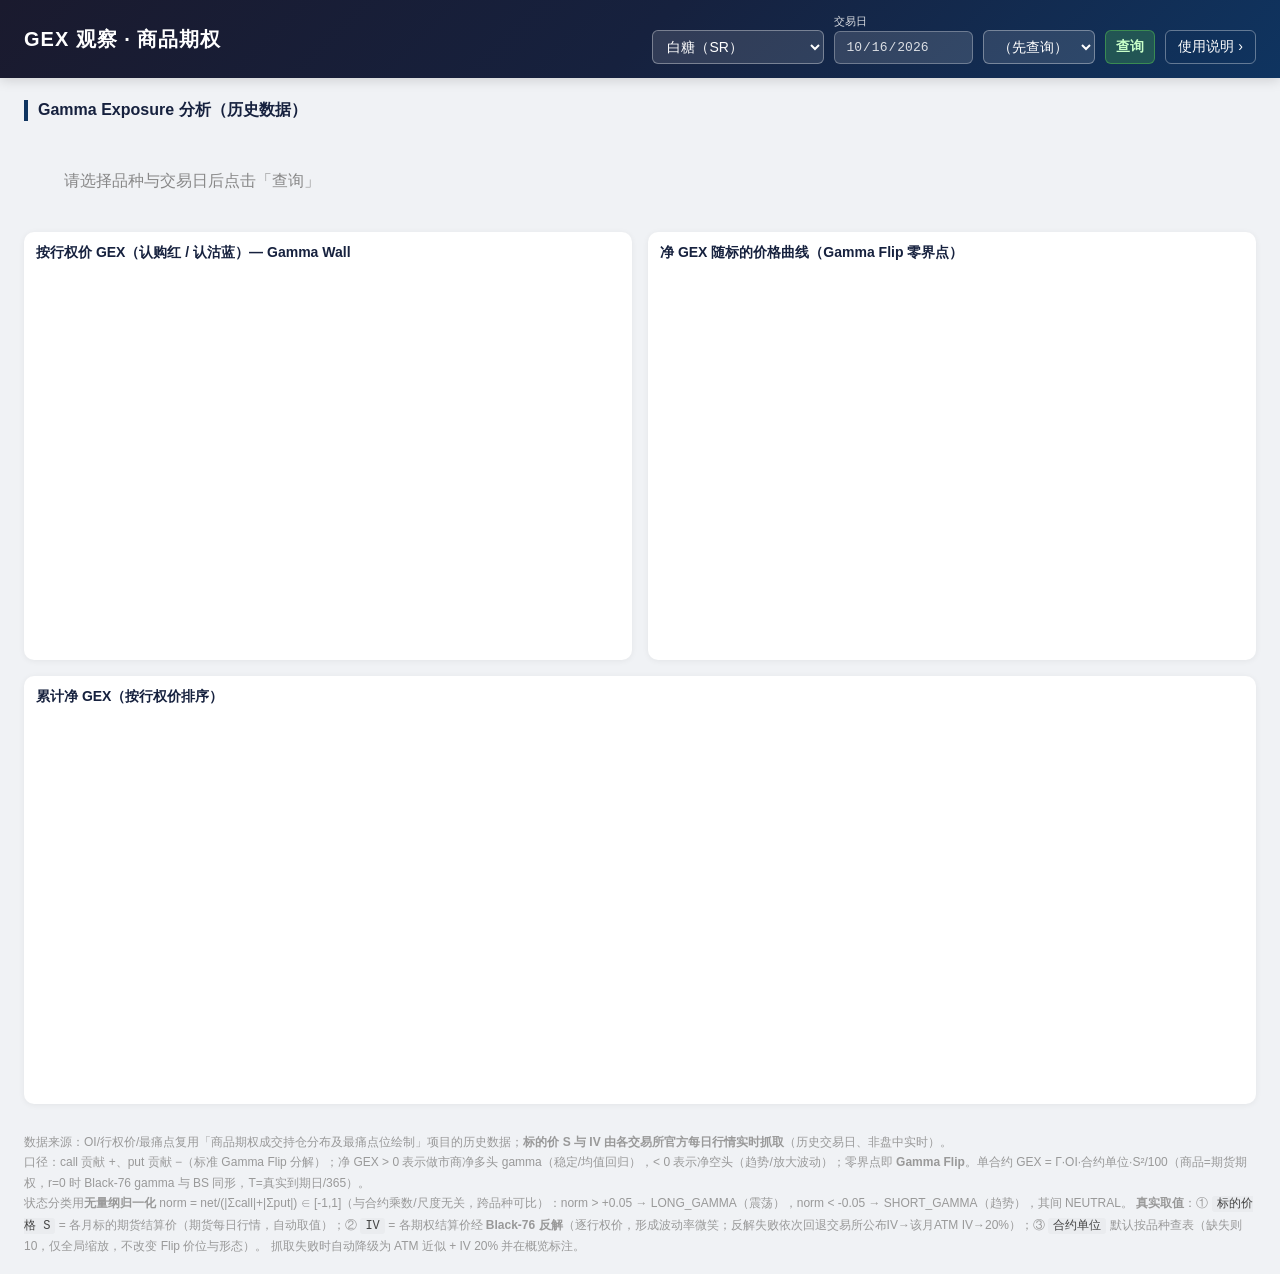
<file: static/sub/gex/index.html>
<!DOCTYPE html>
<html lang="zh-CN">
<head>
<meta charset="UTF-8">
<meta name="viewport" content="width=device-width, initial-scale=1.0">
<title>GEX 观察 · 商品期权 Gamma Exposure</title>
<script src="./echarts.min.js"></script>
<style>
* { margin:0; padding:0; box-sizing: border-box; }
body {
  font-family: -apple-system, BlinkMacSystemFont, "Microsoft YaHei", "Segoe UI", sans-serif;
  background: #f0f2f5; color: #333; min-height: 100vh;
}
.up { color: #e74c3c; }
.down { color: #27ae60; }
.flat { color: #888; }

.header {
  background: linear-gradient(135deg, #1a1a2e 0%, #16213e 50%, #0f3460 100%);
  color: #fff; padding: 14px 24px; display: flex; align-items: center;
  justify-content: space-between; box-shadow: 0 2px 12px rgba(0,0,0,0.15);
  position: sticky; top: 0; z-index: 100; flex-wrap: wrap; gap: 12px;
}
.header h1 { font-size: 20px; font-weight: 600; letter-spacing: 1px; }
.header-controls { display: flex; align-items: flex-end; gap: 10px; flex-wrap: wrap; }
.header select, .header input, .header button {
  padding: 7px 10px; font-size: 14px; border-radius: 6px; cursor: pointer;
  border: 1px solid rgba(255,255,255,0.35); background: rgba(255,255,255,0.12); color: #fff;
}
.header input { cursor: text; background: rgba(255,255,255,0.16); }
.header input::placeholder { color: rgba(255,255,255,0.7); }
.header select option { background: #ffffff; color: #16213e; }
.header a.page-link { color: #fff; text-decoration: none; padding: 7px 12px; border: 1px solid rgba(255,255,255,0.35); border-radius: 6px; font-size: 14px; }
.header a.page-link:hover { background: rgba(255,255,255,0.22); }
.header button.query-btn { background: rgba(76,175,80,0.3); border-color: rgba(76,175,80,0.6); color: #c8ffc8; font-weight: 600; }
.header button.query-btn:hover { background: rgba(76,175,80,0.45); }
.header .field { display: flex; flex-direction: column; gap: 2px; font-size: 11px; opacity: 0.85; }
.header .field input, .header .field select { font-size: 13px; }

.section-title {
  margin: 22px 24px 10px; font-size: 16px; font-weight: 600; color: #16213e;
  border-left: 4px solid #0f3460; padding-left: 10px;
}
.gex-cards { display: flex; gap: 14px; margin: 0 24px; flex-wrap: wrap; }
.gex-card {
  flex: 1; min-width: 150px; background: #fff; border-radius: 10px; padding: 14px 16px;
  box-shadow: 0 1px 6px rgba(0,0,0,0.06);
}
.gex-card .label { font-size: 13px; color: #888; margin-bottom: 6px; }
.gex-card .value { font-size: 22px; font-weight: 700; }
.gex-card .value.small { font-size: 18px; }
.gex-card .sub { font-size: 12px; color: #aaa; margin-top: 5px; }

.chart-grid { display: grid; grid-template-columns: 1fr 1fr; gap: 16px; margin: 0 24px 28px; }
.chart-box { background: #fff; border-radius: 10px; padding: 12px; box-shadow: 0 1px 6px rgba(0,0,0,0.06); }
.chart-box.full { grid-column: 1 / -1; }
.chart-title { font-size: 14px; font-weight: 600; color: #16213e; margin-bottom: 6px; }
.chart { width: 100%; height: 380px; }

.loading { text-align: center; padding: 40px; color: #888; }
.no-data { text-align: center; padding: 50px; color: #999; }
.note { margin: 4px 24px 20px; font-size: 12px; color: #999; line-height: 1.7; }
.note code { background: #eaecef; padding: 1px 5px; border-radius: 3px; color: #444; }
@media (max-width: 900px) { .chart-grid { grid-template-columns: 1fr; } }
</style>
</head>
<body>

<div class="header">
  <h1>GEX 观察 · 商品期权</h1>
  <div class="header-controls">
    <select id="varietySelect" onchange="onVarietyChange()">
      <option value="">（加载品种中…）</option>
    </select>
    <div class="field">交易日<input type="date" id="tradeDate" value="2026-10-16" disabled></div>
    <select id="monthSelect" onchange="onMonthChange()">
      <option value="">（先查询）</option>
    </select>
    <button class="query-btn" onclick="query()">查询</button>
    <a class="page-link" href="/help">使用说明 ›</a>
  </div>
</div>

<div class="section-title">Gamma Exposure 分析（历史数据）</div>
<div class="gex-cards" id="gexCards"><div class="loading">请选择品种与交易日后点击「查询」</div></div>

<div class="chart-grid">
  <div class="chart-box">
    <div class="chart-title">按行权价 GEX（认购红 / 认沽蓝）— Gamma Wall</div>
    <div class="chart" id="gexBar"></div>
  </div>
  <div class="chart-box">
    <div class="chart-title">净 GEX 随标的价格曲线（Gamma Flip 零界点）</div>
    <div class="chart" id="gexProfile"></div>
  </div>
  <div class="chart-box full">
    <div class="chart-title">累计净 GEX（按行权价排序）</div>
    <div class="chart" id="gexCum"></div>
  </div>
</div>

<div class="note">
  数据来源：OI/行权价/最痛点复用「商品期权成交持仓分布及最痛点位绘制」项目的历史数据；<b>标的价 S 与 IV 由各交易所官方每日行情实时抓取</b>（历史交易日、非盘中实时）。<br>
  口径：call 贡献 +、put 贡献 −（标准 Gamma Flip 分解）；净 GEX &gt; 0 表示做市商净多头 gamma（稳定/均值回归），&lt; 0 表示净空头（趋势/放大波动）；零界点即 <b>Gamma Flip</b>。单合约 GEX = Γ·OI·合约单位·S²/100（商品=期货期权，r=0 时 Black-76 gamma 与 BS 同形，T=真实到期日/365）。<br>
  状态分类用<b>无量纲归一化</b> norm = net/(|Σcall|+|Σput|) ∈ [-1,1]（与合约乘数/尺度无关，跨品种可比）：norm &gt; +0.05 → LONG_GAMMA（震荡），norm &lt; -0.05 → SHORT_GAMMA（趋势），其间 NEUTRAL。
  <b>真实取值</b>：① <code>标的价格 S</code> = 各月标的期货结算价（期货每日行情，自动取值）；② <code>IV</code> = 各期权结算价经 <b>Black-76 反解</b>（逐行权价，形成波动率微笑；反解失败依次回退交易所公布IV→该月ATM IV→20%）；③ <code>合约单位</code> 默认按品种查表（缺失则 10，仅全局缩放，不改变 Flip 价位与形态）。
  抓取失败时自动降级为 ATM 近似 + IV 20% 并在概览标注。
</div>

<script>
let cachedData = null;       // /api/commodity/gex 的完整响应
let currentMonthIdx = 0;
let barChart, profileChart, cumChart;

function fmtYi(x) {
  if (x === null || x === undefined) return '--';
  const a = Math.abs(x) / 1e8;
  return (x < 0 ? '-' : '') + a.toFixed(2) + '亿';
}

// ---------- 品种下拉（按交易所分组） ----------
async function loadVarieties() {
  try {
    const r = await fetch('varieties.json', { cache: 'no-store' });
    const d = await r.json();
    const sel = document.getElementById('varietySelect');
    if (!d.success) { sel.innerHTML = '<option value="">加载失败</option>'; return; }
    let html = '';
    for (const g of d.groups) {
      html += `<optgroup label="${g.exchange_name}">`;
      for (const v of g.varieties) html += `<option value="${v.code}">${v.name}（${v.code}）</option>`;
      html += '</optgroup>';
    }
    sel.innerHTML = html;
  } catch (e) {
    document.getElementById('varietySelect').innerHTML = '<option value="">加载失败</option>';
  }
}

// 默认交易日 = 昨天
function defaultYesterday() {
  const d = new Date();
  d.setDate(d.getDate() - 1);
  return d.toISOString().slice(0, 10);
}

// ---------- 查询 ----------
async function query() {
  const variety = document.getElementById('varietySelect').value;
  const tradeDate = document.getElementById('tradeDate').value;
  if (!variety) { alert('请先选择品种'); return; }
  if (!tradeDate) { alert('请选择交易日'); return; }

  const params = new URLSearchParams();
  params.set('variety', variety);
  params.set('trade_date', tradeDate);

  const cards = document.getElementById('gexCards');
  cards.innerHTML = '<div class="loading">加载中…</div>';
  try {
    const resp = await fetch(`data/${encodeURIComponent(variety)}.json`, { cache: 'no-store' });
    const data = await resp.json();
    if (!data.success) { cards.innerHTML = `<div class="no-data">${data.error || '查询失败'}</div>`; return; }
    cachedData = data;
    populateMonth(data.months);
    renderAll();
  } catch (e) {
    cards.innerHTML = `<div class="no-data">请求失败：${e}</div>`;
  }
}

function populateMonth(months) {
  const sel = document.getElementById('monthSelect');
  sel.innerHTML = months.map((m, i) => `<option value="${i}">${m.month}（剩${m.T_days}天 · IV${(m.iv_atm*100).toFixed(1)}% · 净${fmtYi(m.total_net_gex)}）</option>`).join('');
  currentMonthIdx = 0;
  sel.value = '0';
}

// 由当前选中月份构造与金融页同构的 gex 对象，复用同一套渲染函数
function buildGexForMonth() {
  const mb = cachedData.months[currentMonthIdx];
  const agg = mb.strikes.map((k, i) => ({
    strike: k, gex_call: mb.gex_call[i], gex_put: mb.gex_put[i], gex_net: mb.gex_net[i]
  }));
  return {
    strikes: agg, profile: mb.profile, gamma_flip: mb.gamma_flip,
    max_wall: mb.max_wall, total_net_gex: mb.total_net_gex,
    underlying: mb.S_used, atm_strike: mb.atm_strike, days_left: mb.T_days,
  };
}

function renderAll() {
  const mb = cachedData.months[currentMonthIdx];
  renderCards(mb);
  const gex = buildGexForMonth();
  renderGexBar(gex);
  renderGexProfile(gex);
  renderGexCum(gex);
}

const S_SRC_TXT = { futures: '期货结算价', atm_approx: 'ATM近似(抓取失败)', manual: '手动指定' };
const IV_SRC_TXT = { computed: 'Black-76反解', default: '默认0.20(无行情)', manual: '手动指定' };
const REGIME_TXT = { LONG_GAMMA: '净多头·震荡市', SHORT_GAMMA: '净空头·趋势市', NEUTRAL: '均衡·中性' };

function renderCards(mb) {
  const p = cachedData.params;
  const flip = mb.gamma_flip;
  const net = mb.total_net_gex;
  const wall = mb.max_wall;
  const S = mb.S_used;
  const cards = [
    { label: '品种 / 交易所', value: cachedData.variety_name, small: true,
      sub: `${cachedData.exchange_name} · ${cachedData.trade_date}` },
    { label: '标的期货价 S', value: S != null ? Number(S).toFixed(2) : '—', small: true,
      sub: `${S_SRC_TXT[mb.S_source] || mb.S_source} · ATM ${mb.atm_strike != null ? mb.atm_strike.toFixed(2) : '—'}` },
    { label: 'ATM 隐含波动率', value: (mb.iv_atm * 100).toFixed(1) + '%', small: true,
      sub: `${IV_SRC_TXT[mb.iv_source] || mb.iv_source} · 合约单位 ${p.multiplier}` },
    { label: `当前月净 GEX（${mb.month}）`, value: fmtYi(net), small: false,
      color: (mb.regime === 'LONG_GAMMA') ? '#27ae60' : (mb.regime === 'SHORT_GAMMA') ? '#e74c3c' : '#888',
      sub: `${(mb.regime || 'NEUTRAL')} · ${REGIME_TXT[mb.regime] || ''} · norm=${(mb.normalized_gex != null) ? mb.normalized_gex.toFixed(3) : '—'}` },
    { label: 'Gamma Flip 价位', value: flip ? flip.toFixed(3) : '—', small: false,
      sub: flip ? (flip < S ? '低于现价·下方偏空' : '高于现价·上方偏多') : '无翻转(未穿越零轴)' },
    { label: '最大 Gamma Wall', value: wall ? wall.strike.toFixed(3) : '—', small: false,
      sub: wall ? `净 ${fmtYi(wall.gex_net)}` : '' },
    { label: '最痛点 MaxPain', value: mb.max_pain != null ? Number(mb.max_pain).toFixed(2) : '—', small: true,
      sub: `Call OI ${mb.total_call_oi.toLocaleString()} / Put OI ${mb.total_put_oi.toLocaleString()}` },
  ];
  document.getElementById('gexCards').innerHTML = cards.map(c =>
    `<div class="gex-card"><div class="label">${c.label}</div>
     <div class="value ${c.small ? 'small' : ''}" style="color:${c.color || '#16213e'}">${c.value}</div>
     ${c.sub ? `<div class="sub">${c.sub}</div>` : ''}</div>`
  ).join('');
}

// ============ 以下三个渲染函数与金融页同构，已规避 ECharts 5.5.0 的 coord/visualMap 崩溃 ============
function renderGexBar(g) {
  if (!barChart) barChart = echarts.init(document.getElementById('gexBar'));
  const strikes = g.strikes.slice().sort((a, b) => a.strike - b.strike);
  const cats = strikes.map(s => s.strike.toFixed(3));
  const callData = strikes.map(s => s.gex_call);
  const putData = strikes.map(s => s.gex_put);
  const maxWall = g.max_wall;
  // markPoint 的 coord 必须二维 [x, y]；单元素在 5.5.0 会触发 reading 'coord'
  const mp = maxWall ? [{
    name: 'Gamma Wall',
    coord: [maxWall.gex_net, maxWall.strike.toFixed(3)],
    value: fmtYi(maxWall.gex_net),
    itemStyle: { color: '#ff9800' }
  }] : [];
  barChart.setOption({
    tooltip: { trigger: 'axis', axisPointer: { type: 'shadow' },
      formatter: p => {
        let s = '行权价 ' + p[0].axisValue + '<br/>';
        p.forEach(it => { s += `${it.marker}${it.seriesName}: ${fmtYi(it.value)}<br/>`; });
        return s;
      } },
    legend: { data: ['认购 GEX', '认沽 GEX'], top: 0 },
    grid: { left: 70, right: 30, top: 36, bottom: 30 },
    xAxis: { type: 'value', name: 'GEX(亿元)', axisLabel: { formatter: v => (v / 1e8).toFixed(1) } },
    yAxis: { type: 'category', data: cats, inverse: true },
    series: [
      { name: '认购 GEX', type: 'bar', data: callData, itemStyle: { color: '#e74c3c' },
        markPoint: { symbolSize: 46, data: mp, label: { fontSize: 10 } } },
      { name: '认沽 GEX', type: 'bar', data: putData, itemStyle: { color: '#3498db' } },
    ]
  }, true);
}

function renderGexProfile(g) {
  if (!profileChart) profileChart = echarts.init(document.getElementById('gexProfile'));
  const pts = g.profile.map(p => [p.spot, p.net_gex]);
  const flip = g.gamma_flip;
  const markLines = [{ yAxis: 0, lineStyle: { color: '#999' }, label: { formatter: '0' } }];
  if (flip) markLines.push({ xAxis: flip, lineStyle: { color: '#ff9800', type: 'dashed' },
    label: { formatter: 'Flip ' + flip.toFixed(3), color: '#ff9800' } });
  profileChart.setOption({
    tooltip: { trigger: 'axis', formatter: p => `标的价格 ${p[0].value[0].toFixed(3)}<br/>净 GEX ${fmtYi(p[0].value[1])}` },
    grid: { left: 70, right: 30, top: 20, bottom: 40 },
    xAxis: { type: 'value', name: '标的价格', scale: true, axisLabel: { formatter: v => v.toFixed(2) } },
    yAxis: { type: 'value', name: '净 GEX(亿元)', axisLabel: { formatter: v => (v / 1e8).toFixed(1) } },
    // 避开 visualMap（5.5.0 下 visualMap+areaStyle 会触发 reading 'coord'），改用回调着色
    series: [{
      type: 'line', data: pts, showSymbol: false,
      lineStyle: { width: 2, color: p => (p.value[1] >= 0 ? '#27ae60' : '#e74c3c') },
      areaStyle: { opacity: 0.15, color: p => (p.value[1] >= 0 ? '#27ae60' : '#e74c3c') },
      markLine: { silent: true, symbol: 'none', data: markLines }
    }]
  }, true);
}

function renderGexCum(g) {
  if (!cumChart) cumChart = echarts.init(document.getElementById('gexCum'));
  const strikes = g.strikes.slice().sort((a, b) => a.strike - b.strike);
  let cum = 0;
  const xs = [], ys = [];
  for (const s of strikes) { cum += s.gex_net; xs.push(s.strike.toFixed(3)); ys.push(cum); }
  cumChart.setOption({
    tooltip: { trigger: 'axis', formatter: p => `行权价 ${p[0].axisValue}<br/>累计净 GEX ${fmtYi(p[0].value)}` },
    grid: { left: 70, right: 30, top: 20, bottom: 40 },
    xAxis: { type: 'category', data: xs, name: '行权价' },
    yAxis: { type: 'value', name: '累计净 GEX(亿元)', axisLabel: { formatter: v => (v / 1e8).toFixed(1) } },
    series: [{ type: 'line', data: ys, showSymbol: true,
      lineStyle: { width: 2, color: p => (p.value >= 0 ? '#27ae60' : '#e74c3c') },
      itemStyle: { color: p => (p.value >= 0 ? '#27ae60' : '#e74c3c') },
      areaStyle: { opacity: 0.15, color: p => (p.value >= 0 ? '#27ae60' : '#e74c3c') } }]
  }, true);
}

// ---------- 事件 ----------
function onVarietyChange() { /* 品种切换仅清空，待用户点查询 */ }
function onMonthChange() {
  currentMonthIdx = parseInt(document.getElementById('monthSelect').value || '0', 10);
  if (cachedData) renderAll();
}

// 初始化
document.getElementById('tradeDate').value = '2026-10-16';
loadVarieties();
window.addEventListener('resize', () => {
  barChart && barChart.resize(); profileChart && profileChart.resize(); cumChart && cumChart.resize();
});
</script>
</body>
</html>
</file>
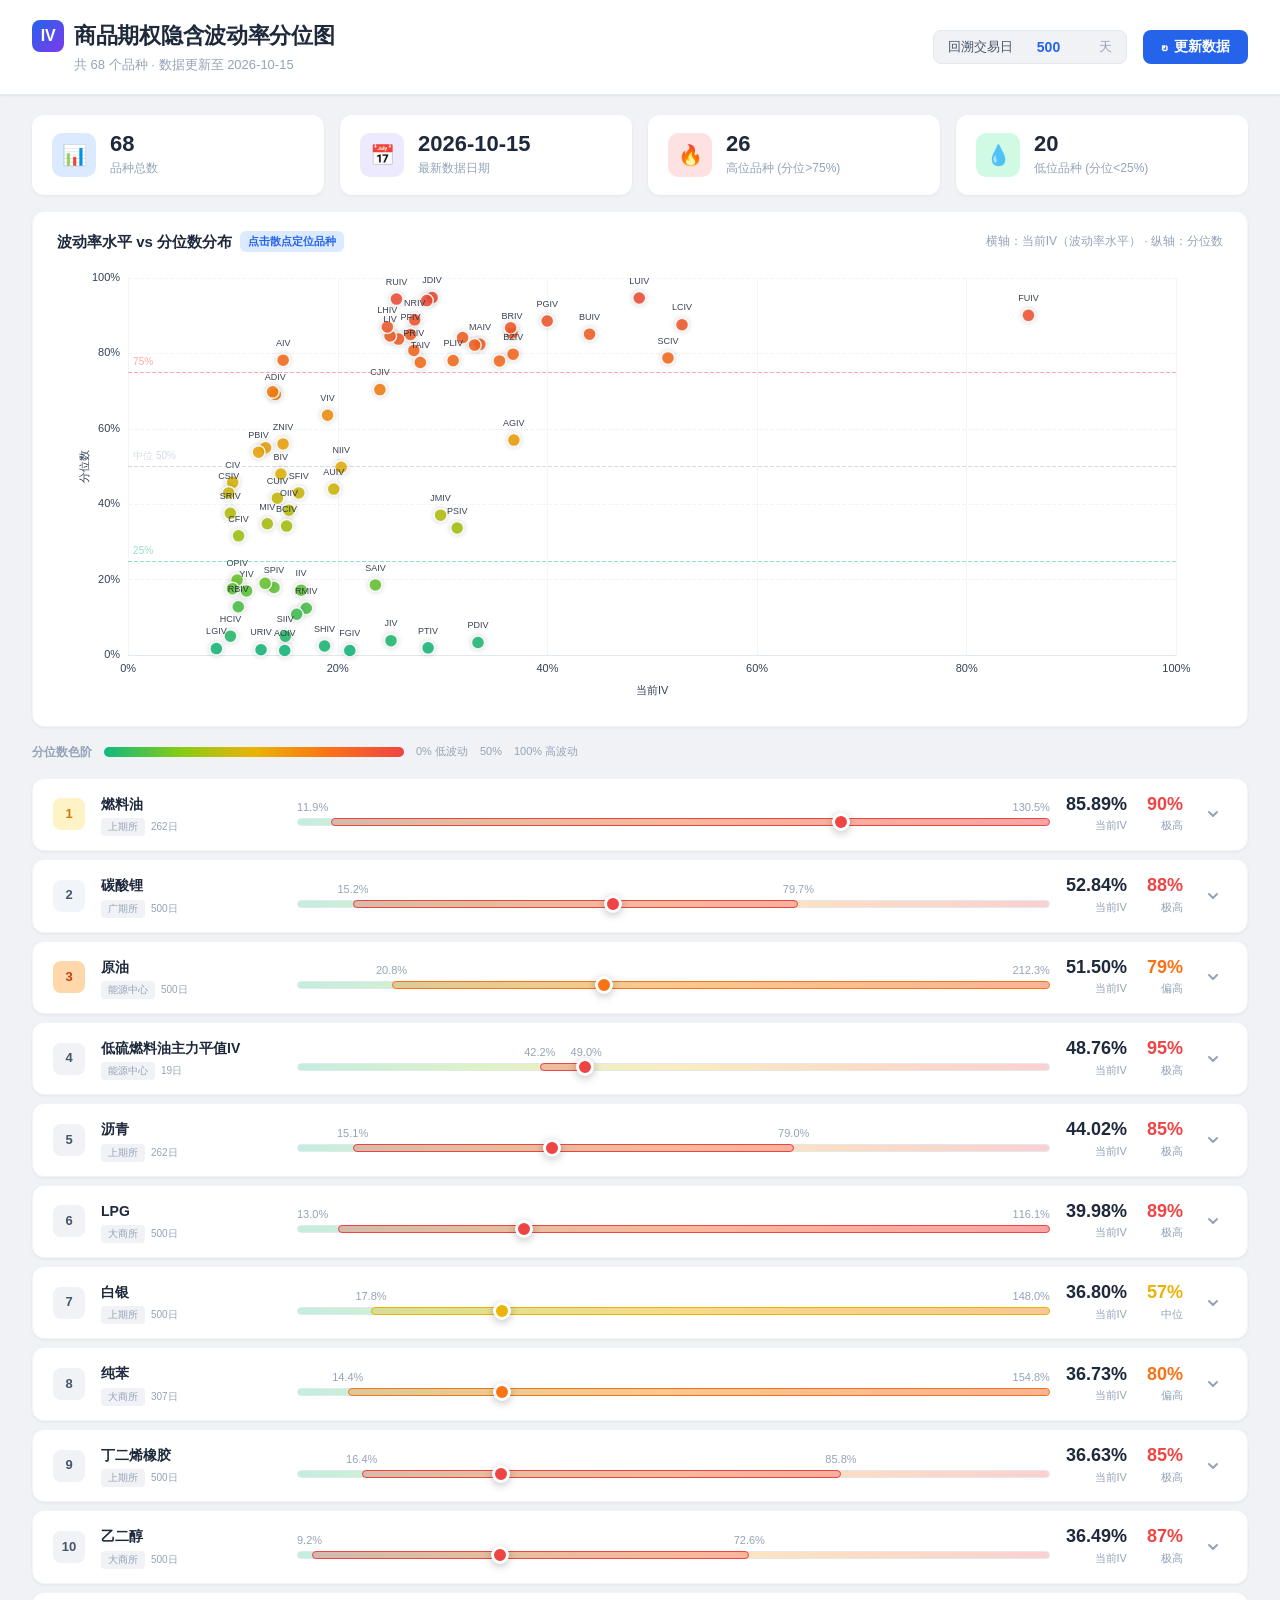
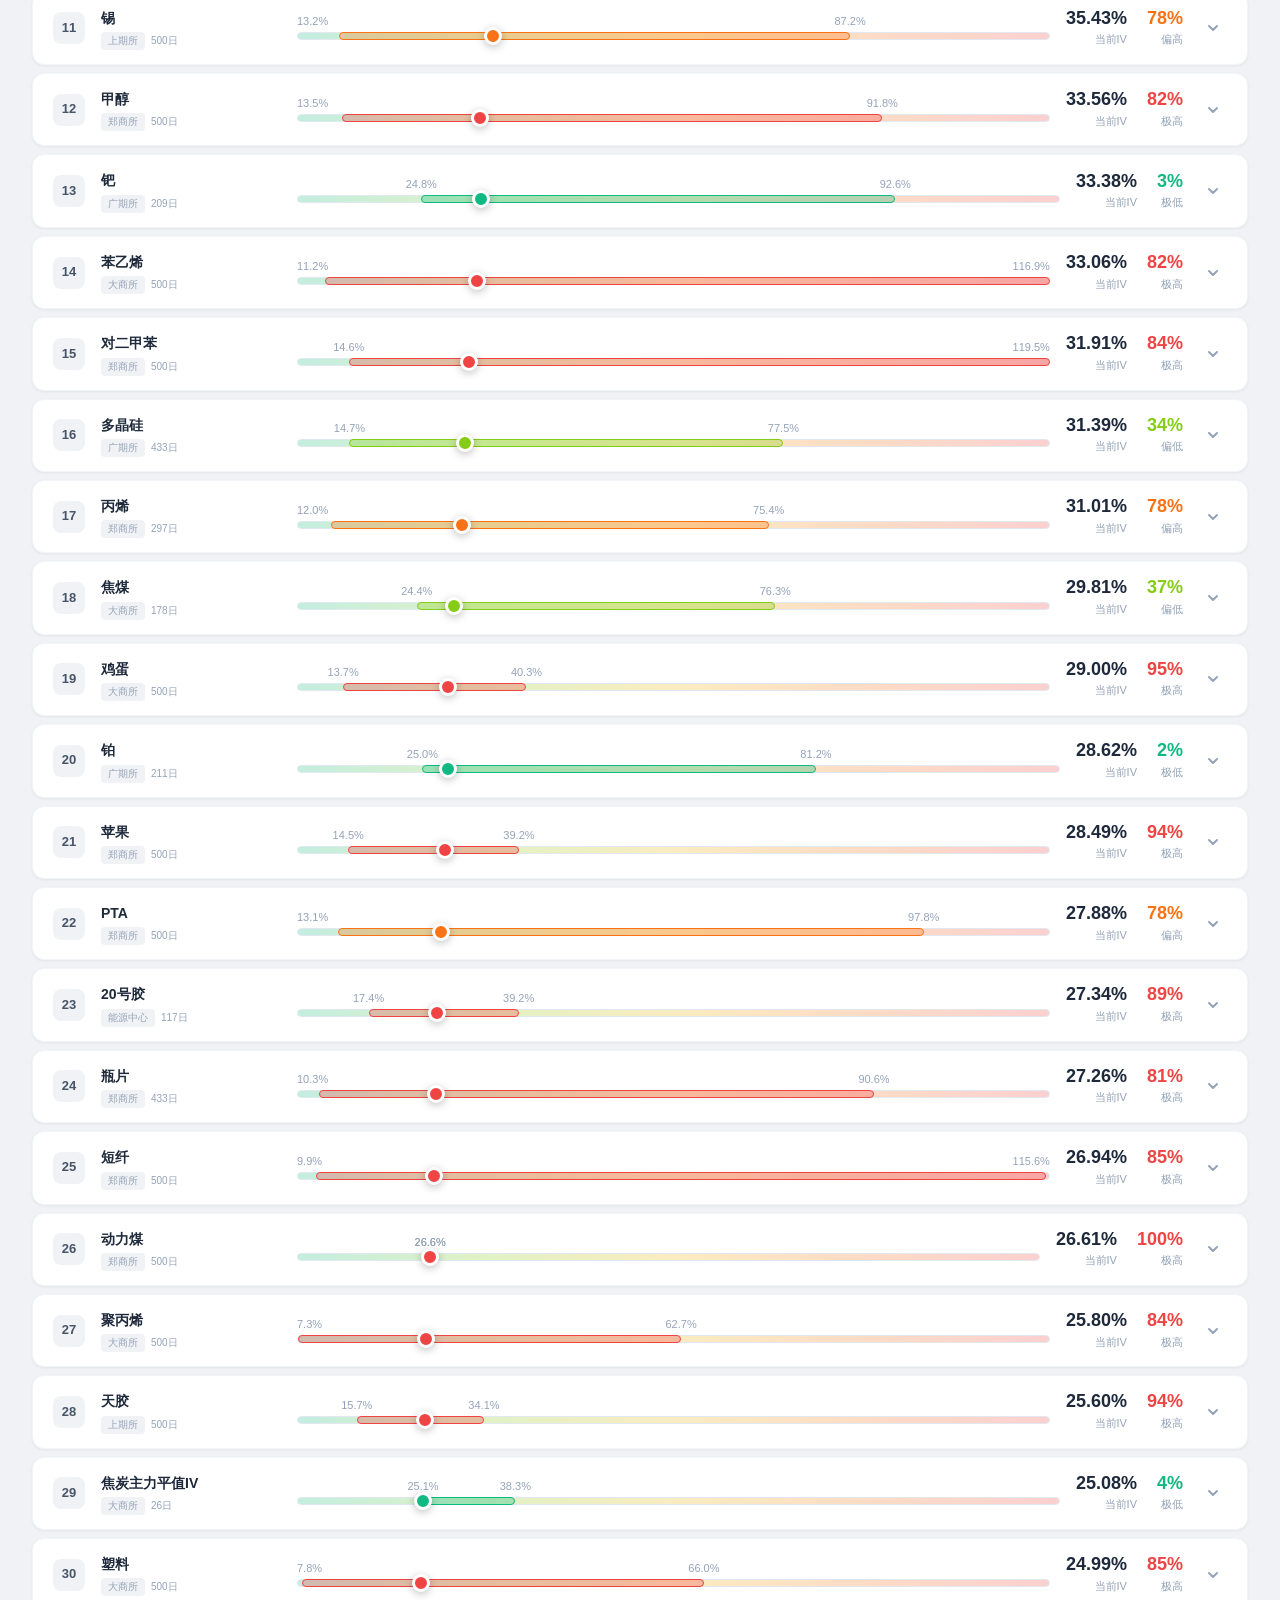
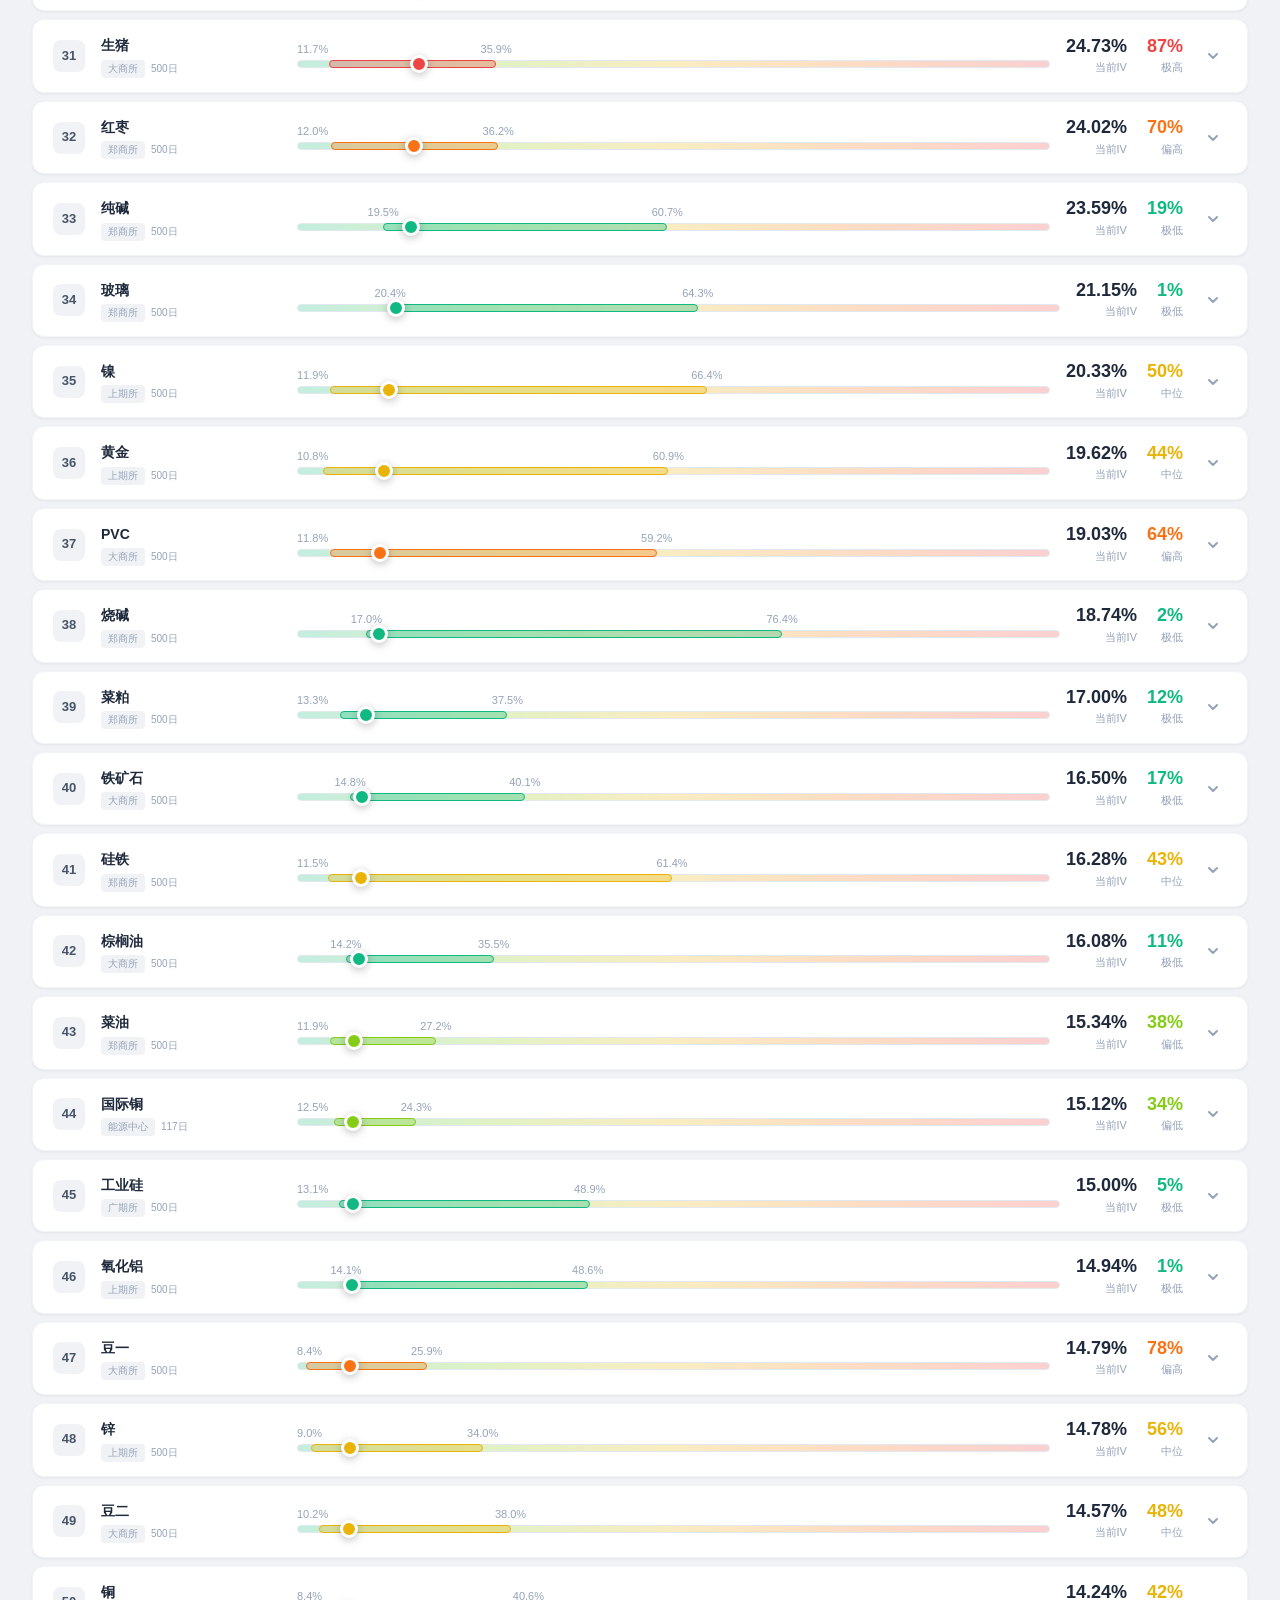
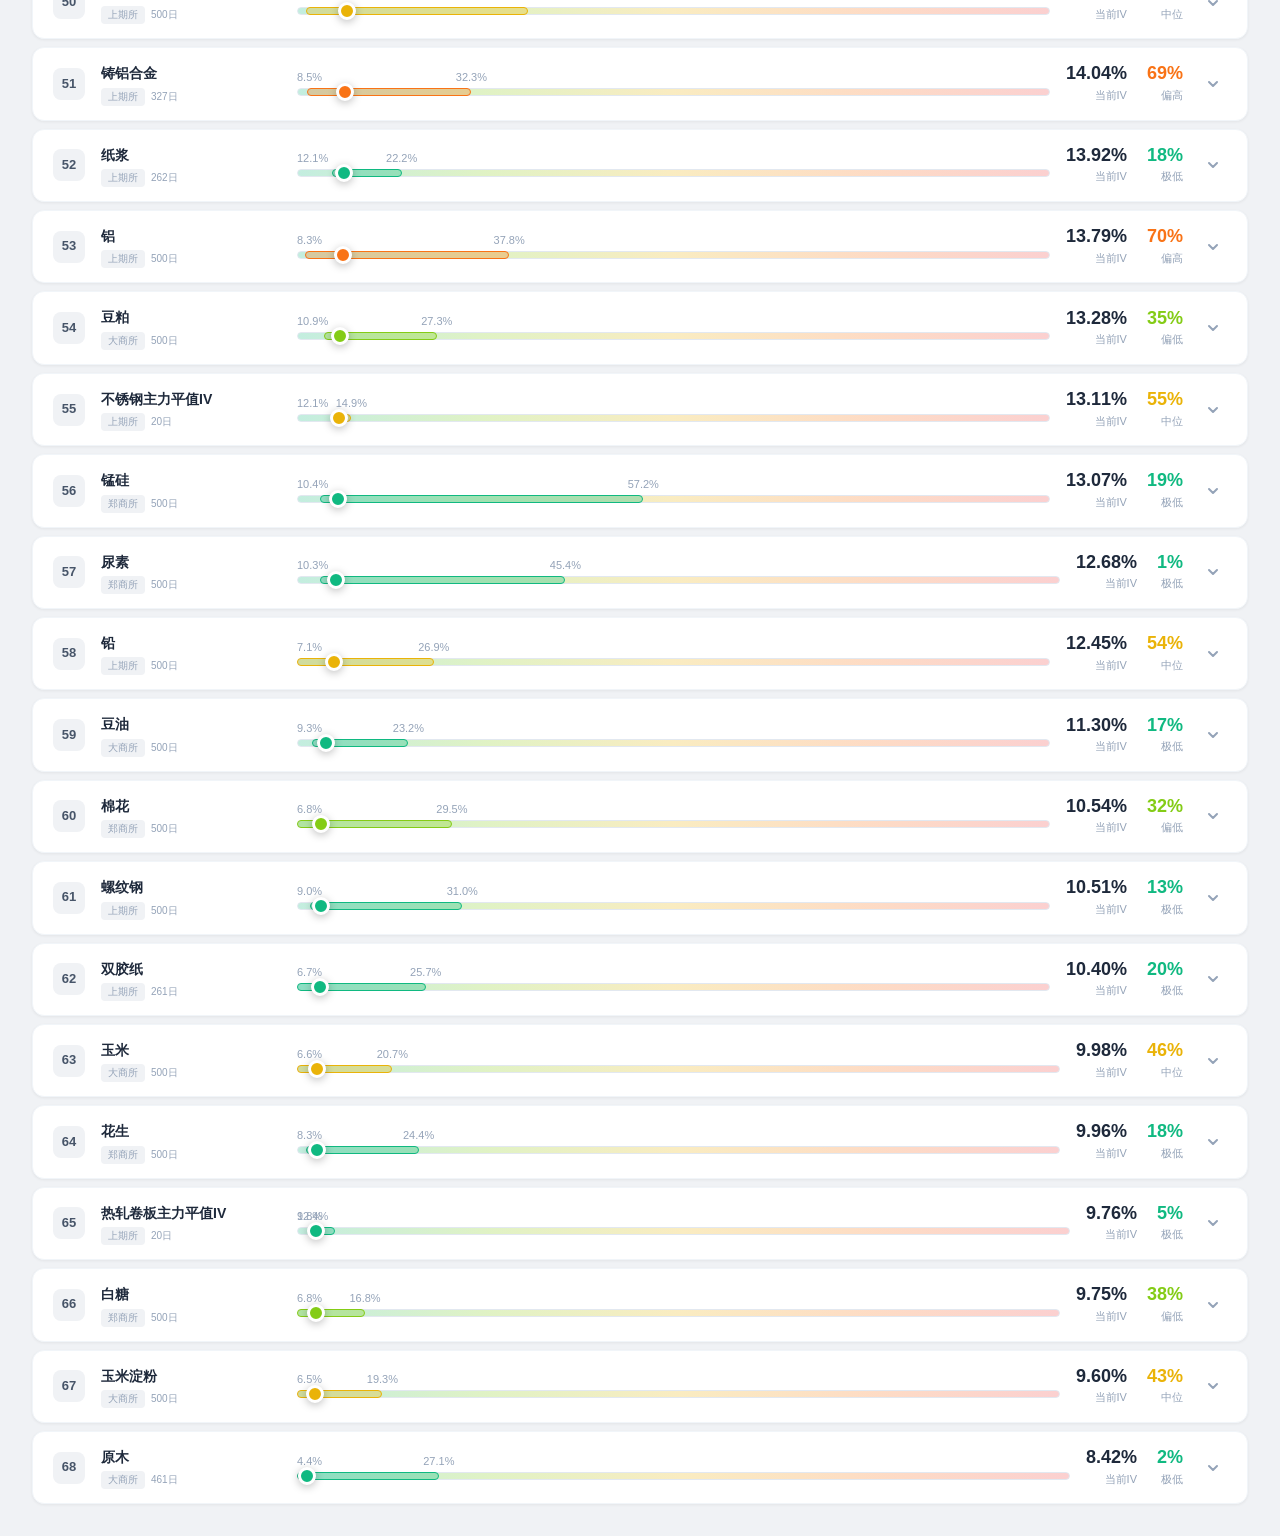
<file: static/sub/iv_rank/index.html>
<!DOCTYPE html>
<html lang="zh-CN">
<head>
<meta charset="UTF-8">
<meta name="viewport" content="width=device-width, initial-scale=1.0">
<title>商品期权隐含波动率分位图</title>
<style>
  :root {
    --bg-page: #f0f2f5;
    --bg-card: #ffffff;
    --bg-hover: #f8fafc;
    --color-primary: #2563eb;
    --color-primary-light: #dbeafe;
    --color-primary-dark: #1d4ed8;
    --text-primary: #1e293b;
    --text-secondary: #475569;
    --text-muted: #94a3b8;
    --border-color: #e2e8f0;
    --border-light: #f1f5f9;
    --shadow-sm: 0 1px 3px rgba(0,0,0,0.06);
    --shadow-md: 0 4px 12px rgba(0,0,0,0.08);
    --shadow-lg: 0 8px 24px rgba(0,0,0,0.10);
    --radius-sm: 8px;
    --radius-md: 12px;
    --radius-lg: 16px;
    --c-low: #10b981;
    --c-mid-low: #84cc16;
    --c-mid: #eab308;
    --c-mid-high: #f97316;
    --c-high: #ef4444;
  }

  * { margin: 0; padding: 0; box-sizing: border-box; }

  body {
    font-family: -apple-system, BlinkMacSystemFont, 'Segoe UI', 'PingFang SC', 'Microsoft YaHei', 'Helvetica Neue', sans-serif;
    background: var(--bg-page);
    color: var(--text-primary);
    font-size: 14px;
    line-height: 1.6;
    -webkit-font-smoothing: antialiased;
  }

  /* ===== Header ===== */
  .header {
    background: var(--bg-card);
    border-bottom: 1px solid var(--border-color);
    padding: 18px 32px;
    position: sticky;
    top: 0;
    z-index: 100;
    box-shadow: var(--shadow-sm);
  }
  .header-inner {
    max-width: 1400px;
    margin: 0 auto;
    display: flex;
    align-items: center;
    justify-content: space-between;
    gap: 24px;
    flex-wrap: wrap;
  }
  .header-title h1 {
    font-size: 22px;
    font-weight: 700;
    color: var(--text-primary);
    letter-spacing: -0.3px;
    display: flex;
    align-items: center;
    gap: 10px;
  }
  .header-title h1 .icon {
    width: 32px;
    height: 32px;
    background: linear-gradient(135deg, var(--color-primary), #7c3aed);
    border-radius: 8px;
    display: inline-flex;
    align-items: center;
    justify-content: center;
    color: white;
    font-size: 16px;
    flex-shrink: 0;
  }
  .header-title .subtitle {
    font-size: 13px;
    color: var(--text-muted);
    margin-top: 2px;
    margin-left: 42px;
  }
  .header-controls {
    display: flex;
    align-items: center;
    gap: 16px;
  }
  .control-group {
    display: flex;
    align-items: center;
    gap: 8px;
    background: var(--bg-page);
    padding: 6px 14px;
    border-radius: var(--radius-sm);
    border: 1px solid var(--border-color);
  }
  .control-group label {
    font-size: 13px;
    color: var(--text-secondary);
    white-space: nowrap;
  }
  .control-group input {
    width: 70px;
    border: none;
    background: transparent;
    font-size: 14px;
    font-weight: 600;
    color: var(--color-primary);
    text-align: center;
    outline: none;
  }
  .btn-refresh {
    display: flex;
    align-items: center;
    gap: 6px;
    padding: 8px 18px;
    background: var(--color-primary);
    color: white;
    border: none;
    border-radius: var(--radius-sm);
    font-size: 14px;
    font-weight: 600;
    cursor: pointer;
    transition: all 0.2s;
    white-space: nowrap;
  }
  .btn-refresh:hover {
    background: var(--color-primary-dark);
    transform: translateY(-1px);
    box-shadow: 0 4px 12px rgba(37,99,235,0.3);
  }
  .btn-refresh:active { transform: translateY(0); }
  .btn-refresh.loading { pointer-events: none; opacity: 0.7; }
  .btn-refresh .spin {
    display: none;
    width: 14px; height: 14px;
    border: 2px solid rgba(255,255,255,0.3);
    border-top-color: white;
    border-radius: 50%;
    animation: spin 0.7s linear infinite;
  }
  .btn-refresh.loading .spin { display: inline-block; }
  .btn-refresh.loading .refresh-icon { display: none; }

  @keyframes spin { to { transform: rotate(360deg); } }

  /* ===== Stats Bar ===== */
  .stats-bar {
    max-width: 1400px;
    margin: 20px auto 0;
    padding: 0 32px;
    display: grid;
    grid-template-columns: repeat(4, 1fr);
    gap: 16px;
  }
  .stat-card {
    background: var(--bg-card);
    border-radius: var(--radius-md);
    padding: 16px 20px;
    box-shadow: var(--shadow-sm);
    display: flex;
    align-items: center;
    gap: 14px;
    transition: transform 0.2s;
  }
  .stat-card:hover { transform: translateY(-2px); box-shadow: var(--shadow-md); }
  .stat-icon {
    width: 44px; height: 44px;
    border-radius: 10px;
    display: flex; align-items: center; justify-content: center;
    font-size: 20px;
    flex-shrink: 0;
  }
  .stat-icon.blue { background: #dbeafe; color: #2563eb; }
  .stat-icon.green { background: #d1fae5; color: #059669; }
  .stat-icon.red { background: #fee2e2; color: #dc2626; }
  .stat-icon.purple { background: #ede9fe; color: #7c3aed; }
  .stat-value { font-size: 22px; font-weight: 700; color: var(--text-primary); line-height: 1.2; }
  .stat-label { font-size: 12px; color: var(--text-muted); margin-top: 2px; }

  /* ===== Scatter Card ===== */
  .scatter-card {
    max-width: 1400px;
    margin: 16px auto 0;
    padding: 0 32px;
  }
  .scatter-card-inner {
    background: var(--bg-card);
    border-radius: var(--radius-md);
    box-shadow: var(--shadow-sm);
    padding: 18px 24px 8px;
    border: 1px solid var(--border-light);
    transition: box-shadow 0.2s;
  }
  .scatter-card-inner:hover { box-shadow: var(--shadow-md); }
  .scatter-head {
    display: flex;
    align-items: center;
    justify-content: space-between;
    margin-bottom: 4px;
    flex-wrap: wrap;
    gap: 8px;
  }
  .scatter-title {
    font-size: 15px;
    font-weight: 700;
    color: var(--text-primary);
    display: flex;
    align-items: center;
    gap: 8px;
  }
  .scatter-title .tag {
    font-size: 11px;
    font-weight: 600;
    color: var(--color-primary);
    background: var(--color-primary-light);
    padding: 2px 8px;
    border-radius: 6px;
  }
  .scatter-sub {
    font-size: 12px;
    color: var(--text-muted);
  }
  .scatter-chart {
    width: 100%;
    height: 460px;
  }

  /* ===== Legend ===== */
  .legend-bar {
    max-width: 1400px;
    margin: 16px auto 0;
    padding: 0 32px;
    display: flex;
    align-items: center;
    gap: 12px;
  }
  .legend-bar .label {
    font-size: 12px;
    color: var(--text-muted);
    font-weight: 600;
  }
  .legend-gradient {
    flex: 1;
    max-width: 300px;
    height: 10px;
    border-radius: 5px;
    background: linear-gradient(to right, var(--c-low), var(--c-mid-low), var(--c-mid), var(--c-mid-high), var(--c-high));
  }
  .legend-text {
    font-size: 11px;
    color: var(--text-muted);
  }

  /* ===== Symbol List ===== */
  .symbol-list {
    max-width: 1400px;
    margin: 16px auto 32px;
    padding: 0 32px;
  }
  .symbol-row {
    background: var(--bg-card);
    border-radius: var(--radius-md);
    margin-bottom: 8px;
    box-shadow: var(--shadow-sm);
    overflow: hidden;
    transition: box-shadow 0.2s, transform 0.2s;
    border: 1px solid var(--border-light);
  }
  .symbol-row:hover {
    box-shadow: var(--shadow-md);
    border-color: var(--border-color);
  }
  .symbol-row.expanded {
    box-shadow: var(--shadow-lg);
    border-color: var(--color-primary-light);
  }
  .symbol-main {
    display: flex;
    align-items: center;
    padding: 14px 20px;
    cursor: pointer;
    gap: 16px;
    user-select: none;
  }
  .symbol-rank {
    width: 32px; height: 32px;
    border-radius: 8px;
    display: flex; align-items: center; justify-content: center;
    font-size: 13px; font-weight: 700;
    background: var(--bg-page);
    color: var(--text-secondary);
    flex-shrink: 0;
  }
  .symbol-row:nth-child(1) .symbol-rank { background: #fef3c7; color: #d97706; }
  .symbol-row:nth-child(2) .symbol-rank { background: #f1f5f9; color: #475569; }
  .symbol-row:nth-child(3) .symbol-rank { background: #fed7aa; color: #c2410c; }

  .symbol-info {
    width: 180px;
    flex-shrink: 0;
  }
  .symbol-name {
    font-size: 14px; font-weight: 600;
    color: var(--text-primary);
    white-space: nowrap;
    overflow: hidden;
    text-overflow: ellipsis;
  }
  .symbol-meta {
    display: flex;
    align-items: center;
    gap: 6px;
    margin-top: 3px;
  }
  .exchange-tag {
    font-size: 10px;
    padding: 1px 7px;
    border-radius: 4px;
    background: var(--bg-page);
    color: var(--text-muted);
    font-weight: 500;
  }
  .symbol-count {
    font-size: 10px;
    color: var(--text-muted);
  }

  /* Range Bar */
  .range-container {
    flex: 1;
    min-width: 0;
  }
  .range-label {
    position: absolute;
    top: 1px;
    z-index: 1;
    font-size: 11px;
    color: var(--text-muted);
    white-space: nowrap;
    pointer-events: none;
    font-variant-numeric: tabular-nums;
  }
  .range-bar {
    flex: 1;
    position: relative;
    height: 32px;
  }
  .range-track {
    position: absolute;
    left: 0;
    bottom: 4px;
    width: 100%;
    height: 8px;
    border-radius: 4px;
    background: linear-gradient(to right,
      rgba(16,185,129,0.25),
      rgba(132,204,22,0.25),
      rgba(234,179,8,0.25),
      rgba(249,115,22,0.25),
      rgba(239,68,68,0.25));
    border: 1px solid var(--border-color);
  }
  .range-segment {
    position: absolute;
    bottom: 4px;
    height: 8px;
    border-radius: 4px;
    border: 1px solid transparent;
    z-index: 1;
  }
  .range-marker {
    position: absolute;
    /* bottom=8px 使圆点中心(含 translateY(50%) 下移半高)对齐线段中心:
       bar 高32 - 线段中心24 = 8 */
    bottom: 8px;
    transform: translate(-50%, 50%);
    z-index: 2;
    transition: left 0.4s cubic-bezier(0.4, 0, 0.2, 1);
  }
  .marker-dot {
    width: 18px; height: 18px;
    border-radius: 50%;
    border: 3px solid white;
    box-shadow: 0 2px 8px rgba(0,0,0,0.25);
    transition: transform 0.2s;
  }
  .symbol-row:hover .marker-dot { transform: scale(1.15); }
  .marker-label {
    position: absolute;
    bottom: 22px;
    left: 50%;
    transform: translateX(-50%);
    background: var(--text-primary);
    color: white;
    padding: 2px 7px;
    border-radius: 4px;
    font-size: 11px;
    font-weight: 600;
    white-space: nowrap;
    pointer-events: none;
    opacity: 0;
    transition: opacity 0.2s;
  }
  .symbol-row:hover .marker-label { opacity: 1; }

  /* Right side values */
  .symbol-values {
    display: flex;
    align-items: center;
    gap: 20px;
    flex-shrink: 0;
  }
  .value-block {
    text-align: right;
  }
  .value-current {
    font-size: 18px;
    font-weight: 700;
    color: var(--text-primary);
    font-variant-numeric: tabular-nums;
    line-height: 1.2;
  }
  .value-percentile {
    font-size: 18px;
    font-weight: 700;
    font-variant-numeric: tabular-nums;
    line-height: 1.2;
  }
  .value-label {
    font-size: 11px;
    color: var(--text-muted);
    margin-top: 2px;
  }

  .expand-icon {
    width: 28px; height: 28px;
    display: flex; align-items: center; justify-content: center;
    color: var(--text-muted);
    transition: transform 0.3s;
    flex-shrink: 0;
  }
  .symbol-row.expanded .expand-icon { transform: rotate(180deg); color: var(--color-primary); }

  /* Detail Panel */
  .detail-panel {
    max-height: 0;
    overflow: hidden;
    transition: max-height 0.4s cubic-bezier(0.4, 0, 0.2, 1);
  }
  .detail-panel.open { max-height: 600px; }
  .detail-content {
    padding: 8px 20px 20px;
    border-top: 1px solid var(--border-light);
  }
  .detail-header {
    display: flex;
    align-items: center;
    justify-content: space-between;
    margin-bottom: 8px;
    padding-top: 8px;
  }
  .detail-title {
    font-size: 14px;
    font-weight: 600;
    color: var(--text-primary);
  }
  .detail-stats {
    display: flex;
    gap: 20px;
    font-size: 12px;
  }
  .detail-stat {
    display: flex;
    align-items: center;
    gap: 4px;
    color: var(--text-secondary);
  }
  .detail-stat .dot {
    width: 8px; height: 8px;
    border-radius: 50%;
  }
  .chart-container {
    width: 100%;
    height: 360px;
  }

  /* Loading */
  .loading-overlay {
    position: fixed;
    top: 0; left: 0; right: 0; bottom: 0;
    background: rgba(255,255,255,0.8);
    backdrop-filter: blur(4px);
    display: flex;
    flex-direction: column;
    align-items: center;
    justify-content: center;
    z-index: 9999;
    gap: 16px;
  }
  .loading-overlay.hidden { display: none; }
  .loading-spinner {
    width: 48px; height: 48px;
    border: 4px solid var(--border-color);
    border-top-color: var(--color-primary);
    border-radius: 50%;
    animation: spin 0.8s linear infinite;
  }
  .loading-text {
    font-size: 14px;
    color: var(--text-secondary);
  }

  /* Toast */
  .toast {
    position: fixed;
    top: 80px;
    right: 32px;
    background: var(--text-primary);
    color: white;
    padding: 12px 20px;
    border-radius: var(--radius-sm);
    font-size: 13px;
    box-shadow: var(--shadow-lg);
    z-index: 9999;
    opacity: 0;
    transform: translateY(-10px);
    transition: all 0.3s;
    pointer-events: none;
  }
  .toast.show { opacity: 1; transform: translateY(0); }
  .toast.success { background: #059669; }
  .toast.error { background: #dc2626; }

  /* Responsive */
  @media (max-width: 900px) {
    .stats-bar { grid-template-columns: repeat(2, 1fr); }
    .symbol-info { width: 130px; }
    .header-inner { flex-direction: column; align-items: flex-start; }
  }
</style>
</head>
<body>

<div class="loading-overlay" id="loadingOverlay">
  <div class="loading-spinner"></div>
  <div class="loading-text" id="loadingText">正在加载波动率数据...</div>
</div>

<!-- Header -->
<header class="header">
  <div class="header-inner">
    <div class="header-title">
      <h1>
        <span class="icon">IV</span>
        商品期权隐含波动率分位图
      </h1>
      <div class="subtitle" id="subtitle">加载中...</div>
    </div>
    <div class="header-controls">
      <div class="control-group">
        <label>回溯交易日</label>
        <input type="number" id="daysInput" value="500" min="30" max="2000" step="10">
        <span style="color:var(--text-muted);font-size:13px;">天</span>
      </div>
      <button class="btn-refresh" id="refreshBtn">
        <span class="refresh-icon">↻</span>
        <span class="spin"></span>
        <span>更新数据</span>
      </button>
    </div>
  </div>
</header>

<!-- Stats -->
<div class="stats-bar" id="statsBar">
  <div class="stat-card">
    <div class="stat-icon blue">📊</div>
    <div>
      <div class="stat-value" id="statTotal">-</div>
      <div class="stat-label">品种总数</div>
    </div>
  </div>
  <div class="stat-card">
    <div class="stat-icon purple">📅</div>
    <div>
      <div class="stat-value" id="statDate">-</div>
      <div class="stat-label">最新数据日期</div>
    </div>
  </div>
  <div class="stat-card">
    <div class="stat-icon red">🔥</div>
    <div>
      <div class="stat-value" id="statHigh">-</div>
      <div class="stat-label">高位品种 (分位>75%)</div>
    </div>
  </div>
  <div class="stat-card">
    <div class="stat-icon green">💧</div>
    <div>
      <div class="stat-value" id="statLow">-</div>
      <div class="stat-label">低位品种 (分位<25%)</div>
    </div>
  </div>
</div>

<!-- Scatter: IV vs Percentile -->
<div class="scatter-card">
  <div class="scatter-card-inner">
    <div class="scatter-head">
      <div class="scatter-title">波动率水平 vs 分位数分布 <span class="tag">点击散点定位品种</span></div>
      <div class="scatter-sub">横轴：当前IV（波动率水平） · 纵轴：分位数</div>
    </div>
    <div class="scatter-chart" id="scatterChart"></div>
  </div>
</div>

<!-- Legend -->
<div class="legend-bar">
  <span class="label">分位数色阶</span>
  <div class="legend-gradient"></div>
  <span class="legend-text">0% 低波动</span>
  <span class="legend-text">50%</span>
  <span class="legend-text">100% 高波动</span>
</div>

<!-- Symbol List -->
<div class="symbol-list" id="symbolList"></div>

<!-- Toast -->
<div class="toast" id="toast"></div>

<script src="./echarts.min.js"></script>
<script>
const API_BASE = '';
const LOCAL_MODE = new URLSearchParams(location.search).has('local');
let currentDays = 500;
let overviewData = [];
let activeChart = null;
let activeCode = null;
let scatterChart = null;

// ===== Utility Functions =====
function getPercentileColor(p) {
  if (p <= 20) return '#10b981';
  if (p <= 40) return '#84cc16';
  if (p <= 60) return '#eab308';
  if (p <= 80) return '#f97316';
  return '#ef4444';
}

function getPercentileLabel(p) {
  if (p <= 20) return '极低';
  if (p <= 40) return '偏低';
  if (p <= 60) return '中位';
  if (p <= 80) return '偏高';
  return '极高';
}

// hex 色转 rgba（用于线段半透明填充）
function hexToRgba(hex, alpha) {
  const r = parseInt(hex.slice(1, 3), 16);
  const g = parseInt(hex.slice(3, 5), 16);
  const b = parseInt(hex.slice(5, 7), 16);
  return `rgba(${r},${g},${b},${alpha})`;
}

// 全局刻度标签定位：端点贴近边界时贴边对齐，避免溢出
function labelPosStyle(pos) {
  if (pos < 6) return 'left:0;transform:none;text-align:left';
  if (pos > 94) return 'left:100%;transform:translateX(-100%);text-align:right';
  return `left:${pos}%;transform:translateX(-50%)`;
}

function showToast(msg, type) {
  const toast = document.getElementById('toast');
  toast.textContent = msg;
  toast.className = 'toast show ' + (type || '');
  setTimeout(() => { toast.className = 'toast ' + (type || ''); }, 3000);
}

function showLoading(text) {
  document.getElementById('loadingText').textContent = text || '加载中...';
  document.getElementById('loadingOverlay').classList.remove('hidden');
}
function hideLoading() {
  document.getElementById('loadingOverlay').classList.add('hidden');
}

// ===== Data Fetching =====
async function fetchOverview(days) {
  if (LOCAL_MODE) {
    const resp = await fetch(`${API_BASE}/api/overview?days=${days}`);
    if (!resp.ok) throw new Error('获取数据失败');
    return resp.json();
  }
  const resp = await fetch('api/overview.json');
  if (!resp.ok) throw new Error('获取数据失败');
  return resp.json();
}

async function fetchDetail(code, days) {
  if (LOCAL_MODE) {
    const resp = await fetch(`${API_BASE}/api/detail?code=${encodeURIComponent(code)}&days=${days}`);
    if (!resp.ok) throw new Error('获取详情失败');
    return resp.json();
  }
  const resp = await fetch(`api/detail_${encodeURIComponent(code)}.json`);
  if (!resp.ok) throw new Error('获取详情失败');
  return resp.json();
}

async function fetchInfo() {
  if (LOCAL_MODE) {
    const resp = await fetch(`${API_BASE}/api/info`);
    if (!resp.ok) return null;
    return resp.json();
  }
  const resp = await fetch('api/info.json');
  if (!resp.ok) return null;
  return resp.json();
}

// ===== Rendering =====
function renderStats(data) {
  const total = data.length;
  const high = data.filter(d => d.percentile > 75).length;
  const low = data.filter(d => d.percentile < 25).length;
  const latestDate = data.length > 0 ? data[0].current_date : '-';

  document.getElementById('statTotal').textContent = total;
  document.getElementById('statDate').textContent = latestDate;
  document.getElementById('statHigh').textContent = high;
  document.getElementById('statLow').textContent = low;
}

// HTML 转义：所有来自数据源的字符串必须先转义再插入模板（防 XSS/属性逃逸）
function escapeHTML(s) {
  return String(s).replace(/[&<>"']/g, c => ({'&':'&amp;','<':'&lt;','>':'&gt;','"':'&quot;',"'":'&#39;'}[c]));
}

function renderSymbolRow(item, index, gmin, gmax) {
  const color = getPercentileColor(item.percentile);
  const rank = index + 1;
  const shortName = escapeHTML(item.short_name || item.name);
  const code = escapeHTML(item.code);
  const exchange = escapeHTML(item.exchange);

  // 全局统一刻度：所有品种共用 [gmin, gmax]，线段/标记均按此定位
  const span = (gmax - gmin) || 1;
  const clamp = v => Math.max(0, Math.min(100, v));
  const posMin = clamp((item.min - gmin) / span * 100);
  const posMax = clamp((item.max - gmin) / span * 100);
  const posCur = clamp((item.current - gmin) / span * 100);
  const segStyle = `left:${posMin}%;width:${Math.max(posMax - posMin, 0.3)}%`;
  const minStyle = labelPosStyle(posMin);
  const maxStyle = labelPosStyle(posMax);

  return `
    <div class="symbol-row" data-code="${code}" onclick="toggleDetail('${code}')">
      <div class="symbol-main">
        <div class="symbol-rank">${rank}</div>
        <div class="symbol-info">
          <div class="symbol-name" title="${shortName}">${shortName}</div>
          <div class="symbol-meta">
            <span class="exchange-tag">${exchange}</span>
            <span class="symbol-count">${item.data_count}日</span>
          </div>
        </div>
        <div class="range-container">
          <div class="range-bar">
            <div class="range-track"></div>
            <div class="range-segment" style="${segStyle};background:${hexToRgba(color, 0.3)};border-color:${color};"></div>
            <span class="range-label min" style="${minStyle}">${item.min.toFixed(1)}%</span>
            <span class="range-label max" style="${maxStyle}">${item.max.toFixed(1)}%</span>
            <div class="range-marker" style="left: ${posCur}%;">
              <div class="marker-label">${item.current.toFixed(2)}%</div>
              <div class="marker-dot" style="background: ${color};"></div>
            </div>
          </div>
        </div>
        <div class="symbol-values">
          <div class="value-block">
            <div class="value-current">${item.current.toFixed(2)}%</div>
            <div class="value-label">当前IV</div>
          </div>
          <div class="value-block">
            <div class="value-percentile" style="color: ${color};">${item.percentile.toFixed(0)}%</div>
            <div class="value-label">${getPercentileLabel(item.percentile)}</div>
          </div>
        </div>
        <div class="expand-icon">
          <svg width="16" height="16" viewBox="0 0 16 16" fill="none">
            <path d="M4 6l4 4 4-4" stroke="currentColor" stroke-width="2" stroke-linecap="round" stroke-linejoin="round"/>
          </svg>
        </div>
      </div>
      <div class="detail-panel" id="detail-${code}">
        <div class="detail-content">
          <div class="detail-header">
            <div class="detail-title">${shortName} · 隐含波动率走势</div>
            <div class="detail-stats">
              <div class="detail-stat"><span class="dot" style="background:#10b981"></span>最低 ${item.min.toFixed(2)}%</div>
              <div class="detail-stat"><span class="dot" style="background:#64748b"></span>均值 ${item.avg.toFixed(2)}%</div>
              <div class="detail-stat"><span class="dot" style="background:#ef4444"></span>最高 ${item.max.toFixed(2)}%</div>
              <div class="detail-stat"><span class="dot" style="background:${getPercentileColor(item.percentile)}"></span>当前 ${item.current.toFixed(2)}% (${item.percentile.toFixed(1)}%)</div>
            </div>
          </div>
          <div class="chart-container" id="chart-${code}"></div>
        </div>
      </div>
    </div>
  `;
}

function renderList(data) {
  const container = document.getElementById('symbolList');
  // 全局统一刻度：取 min 的 P10 与 max 的 P90 分位，抗极端品种拉爆刻度；
  // 超出刻度的品种线段自然贴边，标签仍显示真实值
  const pct = (arr, p) => {
    const s = [...arr].sort((a, b) => a - b);
    return s[Math.min(s.length - 1, Math.max(0, Math.floor(s.length * p)))];
  };
  let gmin = pct(data.map(d => d.min), 0.1);
  let gmax = pct(data.map(d => d.max), 0.9);
  if (!isFinite(gmin) || !isFinite(gmax) || gmax - gmin < 1e-9) { gmin = 0; gmax = 1; }
  container.innerHTML = data.map((item, i) => renderSymbolRow(item, i, gmin, gmax)).join('');
}

// ===== Scatter Chart: IV vs Percentile =====
function renderScatter(data) {
  const dom = document.getElementById('scatterChart');
  if (!dom) return;
  if (!scatterChart) {
    scatterChart = echarts.init(dom);
    const rh = () => { if (scatterChart && !scatterChart.isDisposed()) scatterChart.resize(); };
    window.addEventListener('resize', rh);
  }

  // 暂时从散点图移除动力煤(CZC_ZCIV.WI)
  const pts = data.filter(d => d.code !== 'CZC_ZCIV.WI').map(d => ({
    value: [d.current, d.percentile],
    name: d.short_name || d.name,
    code: d.code,
    exchange: d.exchange,
    current: d.current,
    percentile: d.percentile,
    min: d.min,
    max: d.max
  }));

  scatterChart.setOption({
    backgroundColor: 'transparent',
    tooltip: {
      backgroundColor: 'rgba(30,41,59,0.95)',
      borderColor: 'transparent',
      padding: [8, 12],
      textStyle: { color: '#fff', fontSize: 12 },
      formatter: function(p) {
        const d = p.data;
        const c = getPercentileColor(d.percentile);
        return `<div style="font-weight:700;font-size:13px;margin-bottom:4px">${escapeHTML(d.short_name || d.name)} <span style="font-size:11px;color:#94a3b8;font-weight:400;margin-left:4px">${escapeHTML(d.exchange)}</span></div>` +
          `<div style="margin:2px 0">当前IV: <b style="color:${c}">${d.current.toFixed(2)}%</b></div>` +
          `<div style="margin:2px 0">分位数: <b style="color:${c}">${d.percentile.toFixed(1)}%</b> <span style="color:#cbd5e1">(${getPercentileLabel(d.percentile)})</span></div>` +
          `<div style="margin-top:2px;color:#94a3b8;font-size:11px">区间 ${d.min.toFixed(1)}% ~ ${d.max.toFixed(1)}%</div>`;
      }
    },
    grid: { left: '3%', right: '4%', top: 20, bottom: 44, containLabel: true },
    xAxis: {
      type: 'value',
      name: '当前IV',
      nameLocation: 'middle',
      nameGap: 30,
      nameTextStyle: { color: '#334155', fontSize: 11 },
      scale: true,
      axisLine: { lineStyle: { color: '#e2e8f0' } },
      axisTick: { show: false },
      splitLine: { lineStyle: { color: '#f1f5f9' } },
      axisLabel: { color: '#334155', fontSize: 11, formatter: '{value}%' }
    },
    yAxis: {
      type: 'value',
      name: '分位数',
      nameLocation: 'middle',
      nameGap: 38,
      nameTextStyle: { color: '#334155', fontSize: 11 },
      min: 0,
      max: 100,
      axisLine: { show: false },
      axisTick: { show: false },
      splitLine: { lineStyle: { color: '#f1f5f9', type: 'dashed' } },
      axisLabel: { color: '#334155', fontSize: 11, formatter: '{value}%' }
    },
    visualMap: {
      show: false,
      min: 0,
      max: 100,
      dimension: 1,
      inRange: { color: ['#10b981', '#84cc16', '#eab308', '#f97316', '#ef4444'] }
    },
    series: [{
      type: 'scatter',
      data: pts,
      symbolSize: 13,
      label: {
        show: true,
        formatter: function(p) {
          let c = p.data.code || '';
          c = c.replace(/\.WI$/, '');
          c = c.split('_').slice(1).join('_');
          return c;
        },
        position: 'top',
        color: '#1e293b',
        fontSize: 9,
        fontWeight: 500
      },
      labelLayout: { hideOverlap: true },
      itemStyle: {
        opacity: 0.88,
        borderColor: '#fff',
        borderWidth: 1.5,
        shadowBlur: 6,
        shadowColor: 'rgba(0,0,0,0.18)'
      },
      emphasis: {
        scale: 1.45,
        itemStyle: {
          borderColor: '#fff',
          borderWidth: 2,
          shadowBlur: 12,
          shadowColor: 'rgba(0,0,0,0.28)'
        }
      },
      markLine: {
        symbol: 'none',
        silent: true,
        data: [
          { yAxis: 25, lineStyle: { color: '#10b981', type: 'dashed', width: 1, opacity: 0.45 }, label: { formatter: '25%', color: '#10b981', fontSize: 10, position: 'insideStartTop' } },
          { yAxis: 50, lineStyle: { color: '#94a3b8', type: 'dashed', width: 1, opacity: 0.4 }, label: { formatter: '中位 50%', color: '#94a3b8', fontSize: 10, position: 'insideStartTop' } },
          { yAxis: 75, lineStyle: { color: '#ef4444', type: 'dashed', width: 1, opacity: 0.45 }, label: { formatter: '75%', color: '#ef4444', fontSize: 10, position: 'insideStartTop' } }
        ]
      }
    }]
  }, true);

  // 点击散点 → 滚动并高亮对应品种行
  scatterChart.off('click');
  scatterChart.on('click', function(params) {
    if (params.data && params.data.code) {
      const row = document.querySelector(`.symbol-row[data-code="${params.data.code}"]`);
      if (row) {
        row.scrollIntoView({ behavior: 'smooth', block: 'center' });
        const orig = row.style.boxShadow;
        row.style.transition = 'box-shadow 0.4s';
        row.style.boxShadow = '0 0 0 3px rgba(37,99,235,0.4), 0 8px 24px rgba(0,0,0,0.12)';
        setTimeout(() => { row.style.boxShadow = orig; }, 1600);
      }
    }
  });
}

// ===== Expand/Collapse Detail =====
function disposeActiveChart() {
  if (activeChart) {
    // Remove resize listener
    const container = activeChart.getDom();
    if (container && container._resizeHandler) {
      window.removeEventListener('resize', container._resizeHandler);
      container._resizeHandler = null;
    }
    activeChart.dispose();
    activeChart = null;
  }
}

async function toggleDetail(code) {
  const row = document.querySelector(`.symbol-row[data-code="${code}"]`);
  const panel = document.getElementById(`detail-${code}`);

  if (!row || !panel) return;

  // If expanding
  if (!panel.classList.contains('open')) {
    // Close any open panel first
    if (activeCode && activeCode !== code) {
      const prevPanel = document.getElementById(`detail-${activeCode}`);
      const prevRow = document.querySelector(`.symbol-row[data-code="${activeCode}"]`);
      if (prevPanel) prevPanel.classList.remove('open');
      if (prevRow) prevRow.classList.remove('expanded');
      disposeActiveChart();
    }

    // Open this one
    row.classList.add('expanded');
    panel.classList.add('open');
    activeCode = code;

    // Load chart after panel expands
    setTimeout(async () => {
      await loadChart(code);
    }, 200);
  } else {
    // Close this one
    row.classList.remove('expanded');
    panel.classList.remove('open');
    disposeActiveChart();
    activeCode = null;
  }
}

async function loadChart(code) {
  const chartDiv = document.getElementById(`chart-${code}`);
  if (!chartDiv) return;

  // Show loading in chart area
  chartDiv.innerHTML = '<div style="display:flex;align-items:center;justify-content:center;height:100%;color:var(--text-muted);">加载走势数据...</div>';

  try {
    const detail = await fetchDetail(code, currentDays);
    if (!detail || detail.error) {
      chartDiv.innerHTML = '<div style="display:flex;align-items:center;justify-content:center;height:100%;color:var(--text-muted);">暂无数据</div>';
      return;
    }

    chartDiv.innerHTML = '';
    const chart = echarts.init(chartDiv);
    activeChart = chart;

    const color = getPercentileColor(detail.percentile);

    const option = {
      tooltip: {
        trigger: 'axis',
        backgroundColor: 'rgba(30,41,59,0.95)',
        borderColor: 'rgba(30,41,59,0.95)',
        textStyle: { color: '#fff', fontSize: 12 },
        formatter: function(params) {
          const p = params[0];
          return `<div style="font-size:12px">${p.axisValue}</div><div style="margin-top:4px;font-weight:600;color:${color}">IV: ${p.value.toFixed(2)}%</div>`;
        }
      },
      grid: {
        left: '3%',
        right: '3%',
        bottom: '18%',
        top: '8%',
        containLabel: true
      },
      xAxis: {
        type: 'category',
        data: detail.dates,
        boundaryGap: false,
        axisLine: { lineStyle: { color: '#e2e8f0' } },
        axisLabel: {
          color: '#94a3b8',
          fontSize: 11,
          // 每年第一个出现的时间点带年份（如 17-03-31），其余只显示 MM-DD，避免冗余
          formatter: (function() {
            let lastYear = null;
            return function(val) {
              const y = val.substring(2, 4);
              if (y !== lastYear) {
                lastYear = y;
                return `${y}-${val.substring(5)}`;
              }
              return val.substring(5);
            };
          })()
        },
        axisTick: { show: false }
      },
      yAxis: {
        type: 'value',
        scale: true,
        axisLine: { show: false },
        axisTick: { show: false },
        splitLine: { lineStyle: { color: '#f1f5f9', type: 'dashed' } },
        axisLabel: {
          color: '#94a3b8',
          fontSize: 11,
          formatter: '{value}%'
        }
      },
      dataZoom: [
        {
          type: 'inside',
          start: 0,
          end: 100
        },
        {
          type: 'slider',
          start: 0,
          end: 100,
          height: 24,
          bottom: 8,
          borderColor: '#e2e8f0',
          fillerColor: 'rgba(37,99,235,0.1)',
          handleStyle: { color: '#2563eb', borderColor: '#2563eb' },
          moveHandleStyle: { color: '#2563eb' },
          textStyle: { color: '#94a3b8', fontSize: 10 },
          dataBackground: {
            lineStyle: { color: '#cbd5e1' },
            areaStyle: { color: 'rgba(203,213,225,0.3)' }
          },
          selectedDataBackground: {
            lineStyle: { color: '#2563eb' },
            areaStyle: { color: 'rgba(37,99,235,0.2)' }
          }
        }
      ],
      series: [{
        name: 'IV',
        type: 'line',
        data: detail.values,
        smooth: 0.3,
        symbol: 'none',
        sampling: 'lttb',
        lineStyle: { width: 2, color: color },
        areaStyle: {
          color: new echarts.graphic.LinearGradient(0, 0, 0, 1, [
            { offset: 0, color: color + '40' },
            { offset: 1, color: color + '05' }
          ])
        },
        markLine: {
          symbol: 'none',
          precision: 2,
          data: [
            {
              yAxis: detail.min,
              lineStyle: { color: '#10b981', type: 'dashed', width: 1 },
              label: { formatter: '最低 {c}%', color: '#10b981', fontSize: 10, position: 'insideStartTop' }
            },
            {
              yAxis: detail.avg,
              lineStyle: { color: '#64748b', type: 'dashed', width: 1 },
              label: { formatter: '均值 {c}%', color: '#64748b', fontSize: 10, position: 'insideStartTop' }
            },
            {
              yAxis: detail.max,
              lineStyle: { color: '#ef4444', type: 'dashed', width: 1 },
              label: { formatter: '最高 {c}%', color: '#ef4444', fontSize: 10, position: 'insideStartTop' }
            }
          ]
        },
        markPoint: {
          symbol: 'circle',
          symbolSize: 8,
          data: [
            {
              type: 'max',
              name: '最高',
              itemStyle: { color: '#ef4444' },
              label: { show: false }
            },
            {
              type: 'min',
              name: '最低',
              itemStyle: { color: '#10b981' },
              label: { show: false }
            }
          ]
        }
      }]
    };

    chart.setOption(option);

    // Resize handler
    const resizeHandler = () => { if (chart && !chart.isDisposed()) chart.resize(); };
    chartDiv._resizeHandler = resizeHandler;
    window.addEventListener('resize', resizeHandler);

  } catch (e) {
    console.error('Chart error:', e);
    chartDiv.innerHTML = '<div style="display:flex;align-items:center;justify-content:center;height:100%;color:#ef4444;">数据加载失败</div>';
  }
}

// ===== Main Load =====
async function loadData(days) {
  currentDays = days;
  showLoading('正在加载波动率数据...');

  // Close any open detail
  disposeActiveChart();
  activeCode = null;

  try {
    const [overview, info] = await Promise.all([fetchOverview(days), fetchInfo()]);
    overviewData = overview.data || [];
    renderStats(overviewData);
    renderScatter(overviewData);
    renderList(overviewData);

    if (info) {
      document.getElementById('subtitle').textContent =
        `共 ${info.symbol_count} 个品种 · 数据更新至 ${info.latest_date || '-'}`;
    }
  } catch (e) {
    console.error(e);
    showToast('数据加载失败: ' + e.message, 'error');
  } finally {
    hideLoading();
  }
}

// ===== Refresh =====
async function refreshData() {
  if (!LOCAL_MODE) {
    showToast('线上为静态快照，更新需重新构建部署', 'info');
    return;
  }
  const btn = document.getElementById('refreshBtn');
  btn.classList.add('loading');

  // Close any open detail
  disposeActiveChart();
  activeCode = null;

  try {
    const resp = await fetch(`${API_BASE}/api/refresh?days=${currentDays}`);
    const result = await resp.json();
    overviewData = result.data || [];
    renderStats(overviewData);
    renderScatter(overviewData);
    renderList(overviewData);

    const info = await fetchInfo();
    if (info) {
      document.getElementById('subtitle').textContent =
        `共 ${info.symbol_count} 个品种 · 数据更新至 ${info.latest_date || '-'}`;
    }

    showToast('数据已更新', 'success');
  } catch (e) {
    console.error(e);
    showToast('更新失败: ' + e.message, 'error');
  } finally {
    btn.classList.remove('loading');
  }
}

// ===== Event Listeners =====
document.getElementById('refreshBtn').addEventListener('click', refreshData);

let daysTimer = null;
document.getElementById('daysInput').addEventListener('input', function(e) {
  const val = parseInt(e.target.value);
  if (isNaN(val) || val < 30) return;
  clearTimeout(daysTimer);
  daysTimer = setTimeout(() => {
    if (val >= 30 && val <= 2000) {
      loadData(val);
    }
  }, 600);
});

document.getElementById('daysInput').addEventListener('blur', function(e) {
  const val = parseInt(e.target.value);
  if (isNaN(val) || val < 30) {
    e.target.value = currentDays;
  } else if (val > 2000) {
    e.target.value = 2000;
    loadData(2000);
  }
});

// ===== Heartbeat: 网页关闭后自动释放端口 =====
function sendHeartbeat() {
  if (!LOCAL_MODE) return;
  fetch(`${API_BASE}/api/heartbeat`, { method: 'GET' }).catch(() => {});
}

// 页面可见时立即发一次心跳，然后定期发送
document.addEventListener('visibilitychange', () => {
  if (!document.hidden) sendHeartbeat();
});

// 每5秒发送心跳，保持服务器活跃
setInterval(sendHeartbeat, 5000);
// 页面加载后立即发送
sendHeartbeat();

// 页面关闭时通知服务器关闭（被汇总面板 Hub 以 ?embed=1 嵌入时，生命周期由 Hub 统一纳管，不自行关闭）
const _embedded = new URLSearchParams(location.search).has('embed');
if (!_embedded) {
  window.addEventListener('beforeunload', () => {
    fetch(`${API_BASE}/api/shutdown`, { method: 'GET', keepalive: true }).catch(() => {});
  });
}

// 静态部署（非本地模式）下禁用 days 自由输入：线上为固定 500 天快照
if (!LOCAL_MODE) {
  const _di = document.getElementById('daysInput');
  if (_di) _di.disabled = true;
}

// ===== Init =====
loadData(500);
</script>
</body>
</html>
</file>
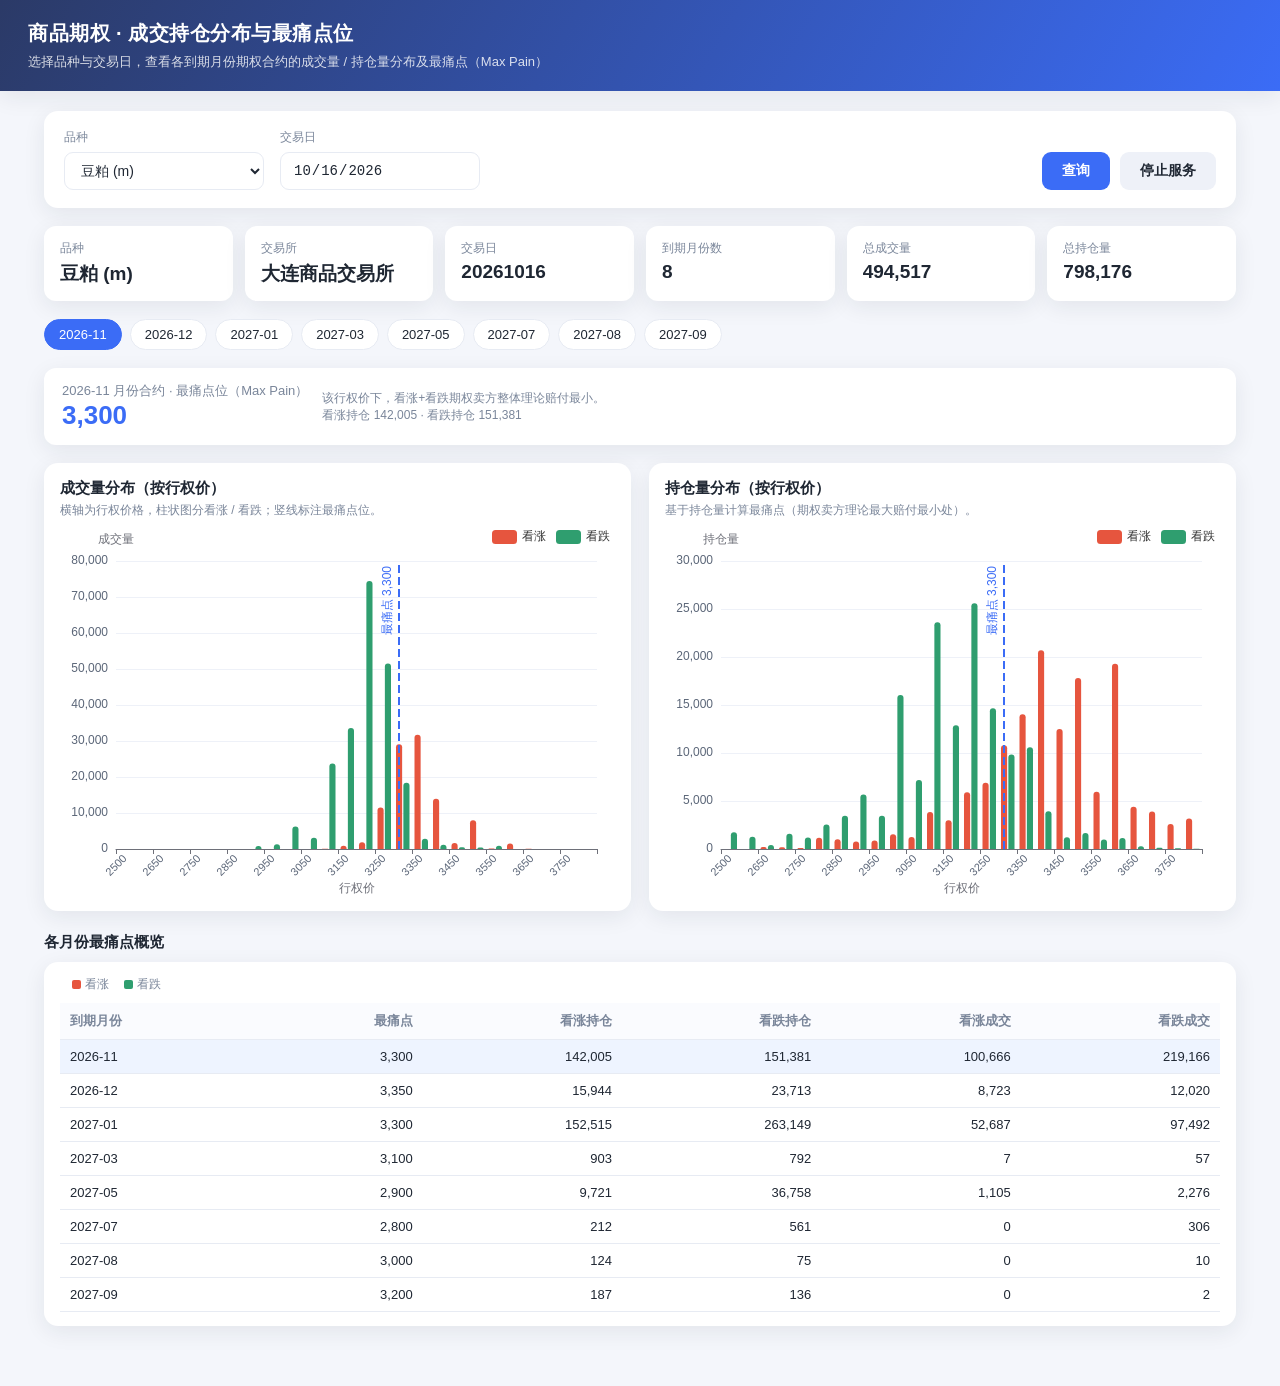
<file: static/sub/oi_dist/index.html>
<!DOCTYPE html>
<html lang="zh-CN">
<head>
<meta charset="UTF-8">
<meta name="viewport" content="width=device-width, initial-scale=1.0">
<title>商品期权成交持仓分布及最痛点位</title>
<script src="./echarts.min.js"></script>
<style>
  :root {
    --bg: #f4f6fb;
    --card: #ffffff;
    --ink: #1f2733;
    --muted: #7a869a;
    --line: #e7ebf3;
    --call: #e6553e;   /* 看涨 红 */
    --put:  #2f9e6f;   /* 看跌 绿 */
    --accent: #3b6cf6;
    --shadow: 0 6px 22px rgba(31, 39, 51, 0.08);
  }
  * { box-sizing: border-box; }
  body {
    margin: 0;
    font-family: -apple-system, BlinkMacSystemFont, "Segoe UI", "PingFang SC",
                 "Microsoft YaHei", "Hiragino Sans GB", sans-serif;
    background: var(--bg);
    color: var(--ink);
  }
  header {
    background: linear-gradient(120deg, #2b3a67 0%, #3b6cf6 100%);
    color: #fff;
    padding: 20px 28px;
    box-shadow: var(--shadow);
  }
  header h1 { margin: 0; font-size: 20px; font-weight: 600; letter-spacing: .5px; }
  header p { margin: 6px 0 0; font-size: 13px; opacity: .82; }

  .wrap { max-width: 1240px; margin: 0 auto; padding: 20px 24px 60px; }

  .controls {
    display: flex; flex-wrap: wrap; align-items: flex-end; gap: 16px;
    background: var(--card); border-radius: 14px; padding: 18px 20px;
    box-shadow: var(--shadow); margin-bottom: 18px;
  }
  .field { display: flex; flex-direction: column; gap: 6px; }
  .field label { font-size: 12px; color: var(--muted); }
  select, input[type=date] {
    padding: 9px 12px; border: 1px solid var(--line); border-radius: 9px;
    font-size: 14px; background: #fff; color: var(--ink); min-width: 200px;
  }
  .btns { display: flex; gap: 10px; margin-left: auto; }
  button {
    border: none; border-radius: 9px; padding: 10px 20px; font-size: 14px;
    cursor: pointer; font-weight: 600; transition: .15s;
  }
  .btn-primary { background: var(--accent); color: #fff; }
  .btn-primary:hover { filter: brightness(1.07); }
  .btn-ghost { background: #eef1f8; color: var(--ink); }
  .btn-ghost:hover { background: #e2e7f3; }

  .banner { font-size: 13px; padding: 10px 14px; border-radius: 9px; margin-bottom: 16px; display: none; }
  .banner.err { background: #fdecec; color: #c0392b; border: 1px solid #f5c6c6; }
  .banner.loading { background: #eef4ff; color: #2b5fd9; border: 1px solid #cfe0ff; }

  .summary { display: grid; grid-template-columns: repeat(6, 1fr); gap: 12px; margin-bottom: 18px; }
  .stat { background: var(--card); border-radius: 12px; padding: 14px 16px; box-shadow: var(--shadow); }
  .stat .k { font-size: 12px; color: var(--muted); }
  .stat .v { font-size: 19px; font-weight: 700; margin-top: 4px; }

  .months { display: flex; flex-wrap: wrap; gap: 8px; margin-bottom: 18px; }
  .chip {
    padding: 7px 14px; border-radius: 20px; background: #fff; border: 1px solid var(--line);
    font-size: 13px; cursor: pointer; color: var(--ink); transition: .15s;
  }
  .chip:hover { border-color: var(--accent); }
  .chip.active { background: var(--accent); color: #fff; border-color: var(--accent); }

  .mp-callout {
    display: flex; align-items: center; gap: 14px; background: var(--card);
    border-radius: 12px; padding: 14px 18px; box-shadow: var(--shadow); margin-bottom: 18px;
  }
  .mp-callout .tag { font-size: 13px; color: var(--muted); }
  .mp-callout .num { font-size: 26px; font-weight: 800; color: var(--accent); }
  .mp-callout .sub { font-size: 12px; color: var(--muted); }

  .charts { display: grid; grid-template-columns: 1fr 1fr; gap: 18px; }
  .panel { background: var(--card); border-radius: 14px; padding: 16px 16px 6px; box-shadow: var(--shadow); }
  .panel h3 { margin: 0 0 4px; font-size: 15px; }
  .panel .hint { font-size: 12px; color: var(--muted); margin-bottom: 6px; }
  .chart { width: 100%; height: 380px; }

  table { width: 100%; border-collapse: collapse; font-size: 13px; margin-top: 4px; }
  th, td { padding: 9px 10px; text-align: right; border-bottom: 1px solid var(--line); }
  th:first-child, td:first-child { text-align: left; }
  thead th { color: var(--muted); font-weight: 600; background: #fafbfe; }
  tbody tr.sel { background: #eef4ff; }
  .legend-inline { font-size: 12px; color: var(--muted); margin: 0 0 10px; }
  .dot { display: inline-block; width: 9px; height: 9px; border-radius: 2px; margin: 0 4px 0 12px; vertical-align: middle; }
  .section-title { font-size: 15px; font-weight: 600; margin: 22px 0 10px; }
  @media (max-width: 900px) {
    .summary { grid-template-columns: repeat(3, 1fr); }
    .charts { grid-template-columns: 1fr; }
  }
</style>
</head>
<body>
<header>
  <h1>商品期权 · 成交持仓分布与最痛点位</h1>
  <p>选择品种与交易日，查看各到期月份期权合约的成交量 / 持仓量分布及最痛点（Max Pain）</p>
</header>

<div class="wrap">
  <div class="controls">
    <div class="field">
      <label>品种</label>
      <select id="variety"></select>
    </div>
    <div class="field">
      <label>交易日</label>
      <input type="date" id="date" value="2026-10-16" disabled>
    </div>
    <div class="btns">
      <button class="btn-primary" id="btn-query">查询</button>
      <button class="btn-ghost" id="btn-stop">停止服务</button>
    </div>
  </div>

  <div class="banner" id="banner"></div>

  <div id="content" style="display:none">
    <div class="summary" id="summary"></div>
    <div class="months" id="months"></div>
    <div class="mp-callout" id="mp-callout"></div>

    <div class="charts">
      <div class="panel">
        <h3>成交量分布（按行权价）</h3>
        <div class="hint">横轴为行权价格，柱状图分看涨 / 看跌；竖线标注最痛点位。</div>
        <div class="chart" id="chart-volume"></div>
      </div>
      <div class="panel">
        <h3>持仓量分布（按行权价）</h3>
        <div class="hint">基于持仓量计算最痛点（期权卖方理论最大赔付最小处）。</div>
        <div class="chart" id="chart-oi"></div>
      </div>
    </div>

    <div class="section-title">各月份最痛点概览</div>
    <div class="panel" style="padding:14px 16px;">
      <div class="legend-inline">
        <span class="dot" style="background:var(--call)"></span>看涨
        <span class="dot" style="background:var(--put)"></span>看跌
      </div>
      <table id="overview">
        <thead>
          <tr>
            <th>到期月份</th><th>最痛点</th>
            <th>看涨持仓</th><th>看跌持仓</th>
            <th>看涨成交</th><th>看跌成交</th>
          </tr>
        </thead>
        <tbody></tbody>
      </table>
    </div>
  </div>
</div>

<script>
const CALL = '#e6553e', PUT = '#2f9e6f', ACCENT = '#3b6cf6';
let current = null;       // 当前查询结果
let selectedMonth = null; // 当前选中月份
let volChart, oiChart;
const fmt = n => (n == null ? '-' : Number(n).toLocaleString('zh-CN'));

// ---------- 初始化 ----------
async function init() {
  document.getElementById('date').value = "2026-10-16";
  try {
    const res = await fetch('varieties.json');
    const data = await res.json();
    fillVarieties(data.groups);
  } catch (e) {
    showBanner('加载品种列表失败：' + e, 'err');
  }
  document.getElementById('btn-query').onclick = query;
  volChart = echarts.init(document.getElementById('chart-volume'));
  oiChart = echarts.init(document.getElementById('chart-oi'));
  window.addEventListener('resize', () => { volChart.resize(); oiChart.resize(); });
  query(); // 默认查询
}

function fillVarieties(groups) {
  const sel = document.getElementById('variety');
  let firstCode = null;
  groups.forEach(g => {
    const og = document.createElement('optgroup');
    og.label = g.exchange_name;
    g.varieties.forEach(v => {
      const opt = document.createElement('option');
      opt.value = v.code; opt.textContent = `${v.name} (${v.code})`;
      og.appendChild(opt);
      if (!firstCode) firstCode = v.code;
    });
    sel.appendChild(og);
  });
  if (firstCode) sel.value = (sel.querySelector('option[value="m"]') ? 'm' : firstCode);
}

function showBanner(msg, type) {
  const b = document.getElementById('banner');
  b.textContent = msg; b.className = 'banner ' + (type || '');
  b.style.display = msg ? 'block' : 'none';
}

// ---------- 查询 ----------
async function query() {
  const variety = document.getElementById('variety').value;
  const date = document.getElementById('date').value;
  if (!variety || !date) { showBanner('请选择品种与交易日', 'err'); return; }
  showBanner('加载静态数据…', 'loading');
  try {
    const res = await fetch(`data/${encodeURIComponent(variety)}.json`);
    const data = await res.json();
    if (!data.success) { showBanner('查询失败：' + data.error, 'err'); return; }
    current = data;
    selectedMonth = data.months.length ? data.months[0].month : null;
    render();
    showBanner('', '');
  } catch (e) {
    showBanner('请求异常：' + e, 'err');
  }
}

function render() {
  if (!current) return;
  document.getElementById('content').style.display = 'block';
  renderSummary();
  renderMonths();
  renderCallout();
  renderCharts();
  renderOverview();
}

function renderSummary() {
  const c = current;
  const cards = [
    ['品种', `${c.variety_name} (${c.variety_code})`],
    ['交易所', c.exchange_name],
    ['交易日', c.trade_date],
    ['到期月份数', c.month_count],
    ['总成交量', fmt(c.total_volume)],
    ['总持仓量', fmt(c.total_oi)],
  ];
  document.getElementById('summary').innerHTML = cards.map(
    ([k, v]) => `<div class="stat"><div class="k">${k}</div><div class="v">${v}</div></div>`
  ).join('');
}

function renderMonths() {
  const box = document.getElementById('months');
  if (!current.months.length) { box.innerHTML = '<span style="color:var(--muted);font-size:13px">该交易日无期权合约数据</span>'; return; }
  box.innerHTML = '';
  current.months.forEach(m => {
    const chip = document.createElement('div');
    chip.className = 'chip' + (m.month === selectedMonth ? ' active' : '');
    chip.textContent = m.month;
    chip.onclick = () => { selectedMonth = m.month; renderMonths(); renderCallout(); renderCharts(); };
    box.appendChild(chip);
  });
}

function getMonth() {
  return current.months.find(m => m.month === selectedMonth) || null;
}

function renderCallout() {
  const m = getMonth();
  const el = document.getElementById('mp-callout');
  if (!m) { el.innerHTML = ''; return; }
  const mp = m.max_pain == null ? '—' : fmt(m.max_pain);
  el.innerHTML = `
    <div>
      <div class="tag">${m.month} 月份合约 · 最痛点位（Max Pain）</div>
      <div class="num">${mp}</div>
    </div>
    <div class="sub">该行权价下，看涨+看跌期权卖方整体理论赔付最小。<br>
      看涨持仓 ${fmt(m.total_call_oi)} · 看跌持仓 ${fmt(m.total_put_oi)}</div>`;
}

function baseOption(title, m, valueKey) {
  const strikes = m.strikes.map(String);
  const callData = m['call_' + valueKey];
  const putData = m['put_' + valueKey];
  const markLine = (m.max_pain != null) ? {
    symbol: 'none',
    lineStyle: { color: ACCENT, type: 'dashed', width: 2 },
    label: { formatter: '最痛点 ' + fmt(m.max_pain), color: ACCENT, position: 'insideEndTop' },
    data: [{ xAxis: String(m.max_pain) }]
  } : undefined;
  return {
    tooltip: {
      trigger: 'axis', axisPointer: { type: 'shadow' },
      formatter: params => {
        const s = params[0].axisValue;
        let html = `行权价 <b>${s}</b><br>`;
        params.forEach(p => { html += `${p.marker}${p.seriesName}: ${fmt(p.value)}<br>`; });
        return html;
      }
    },
    legend: { data: ['看涨', '看跌'], top: 0, right: 0 },
    grid: { left: 56, right: 18, top: 36, bottom: 56 },
    xAxis: {
      type: 'category', data: strikes, name: '行权价', nameLocation: 'middle', nameGap: 34,
      axisLabel: { rotate: strikes.length > 14 ? 45 : 0, color: '#5b6678', fontSize: 11 }
    },
    yAxis: { type: 'value', name: title, axisLabel: { color: '#5b6678' }, splitLine: { lineStyle: { color: '#eef1f8' } } },
    series: [
      { name: '看涨', type: 'bar', data: callData, itemStyle: { color: CALL, borderRadius: [3,3,0,0] },
        markLine, barMaxWidth: 22 },
      { name: '看跌', type: 'bar', data: putData, itemStyle: { color: PUT, borderRadius: [3,3,0,0] }, barMaxWidth: 22 }
    ]
  };
}

function renderCharts() {
  const m = getMonth();
  if (!m) { volChart.clear(); oiChart.clear(); return; }
  volChart.setOption(baseOption('成交量', m, 'volume'), true);
  oiChart.setOption(baseOption('持仓量', m, 'oi'), true);
}

function renderOverview() {
  const tb = document.querySelector('#overview tbody');
  tb.innerHTML = current.months.map(m => `
    <tr class="${m.month === selectedMonth ? 'sel' : ''}">
      <td>${m.month}</td>
      <td>${m.max_pain == null ? '—' : fmt(m.max_pain)}</td>
      <td>${fmt(m.total_call_oi)}</td>
      <td>${fmt(m.total_put_oi)}</td>
      <td>${fmt(m.total_call_volume)}</td>
      <td>${fmt(m.total_put_volume)}</td>
    </tr>`).join('');
}


init();
</script>
</body>
</html>
</file>
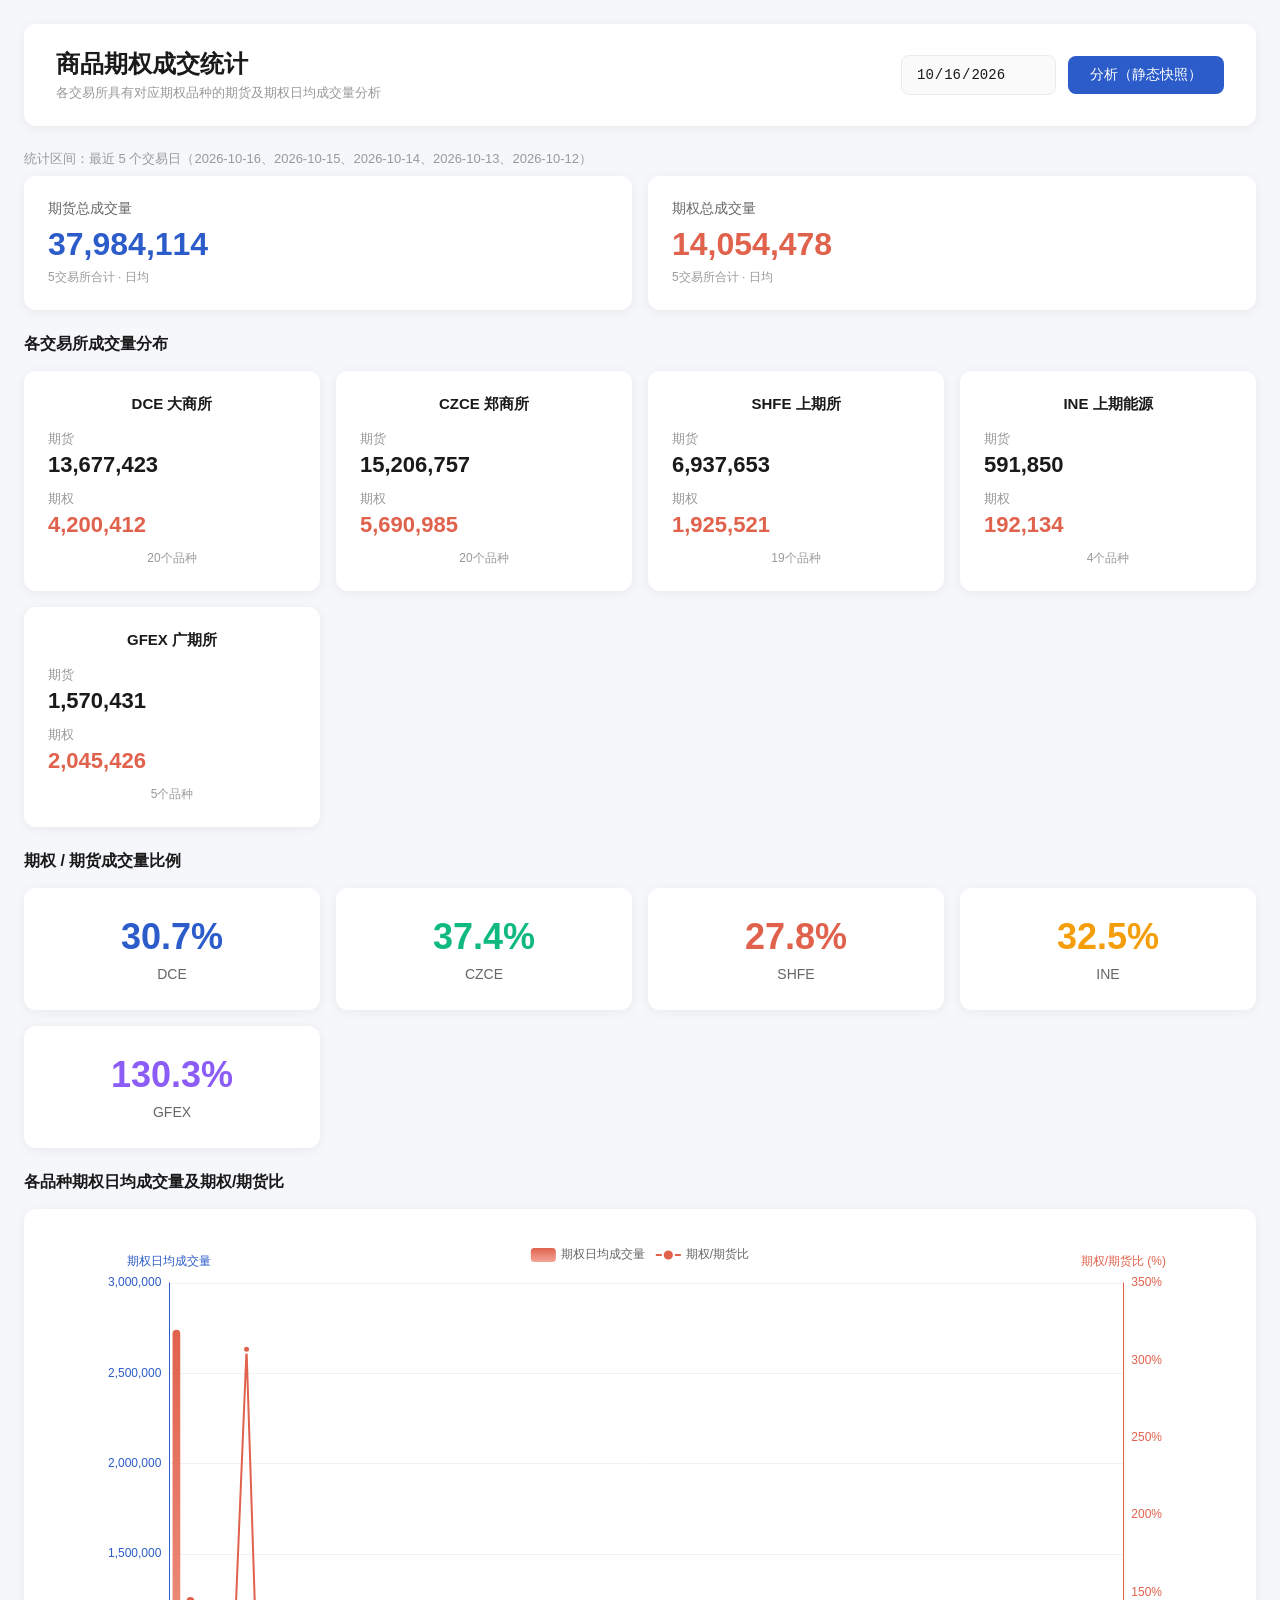
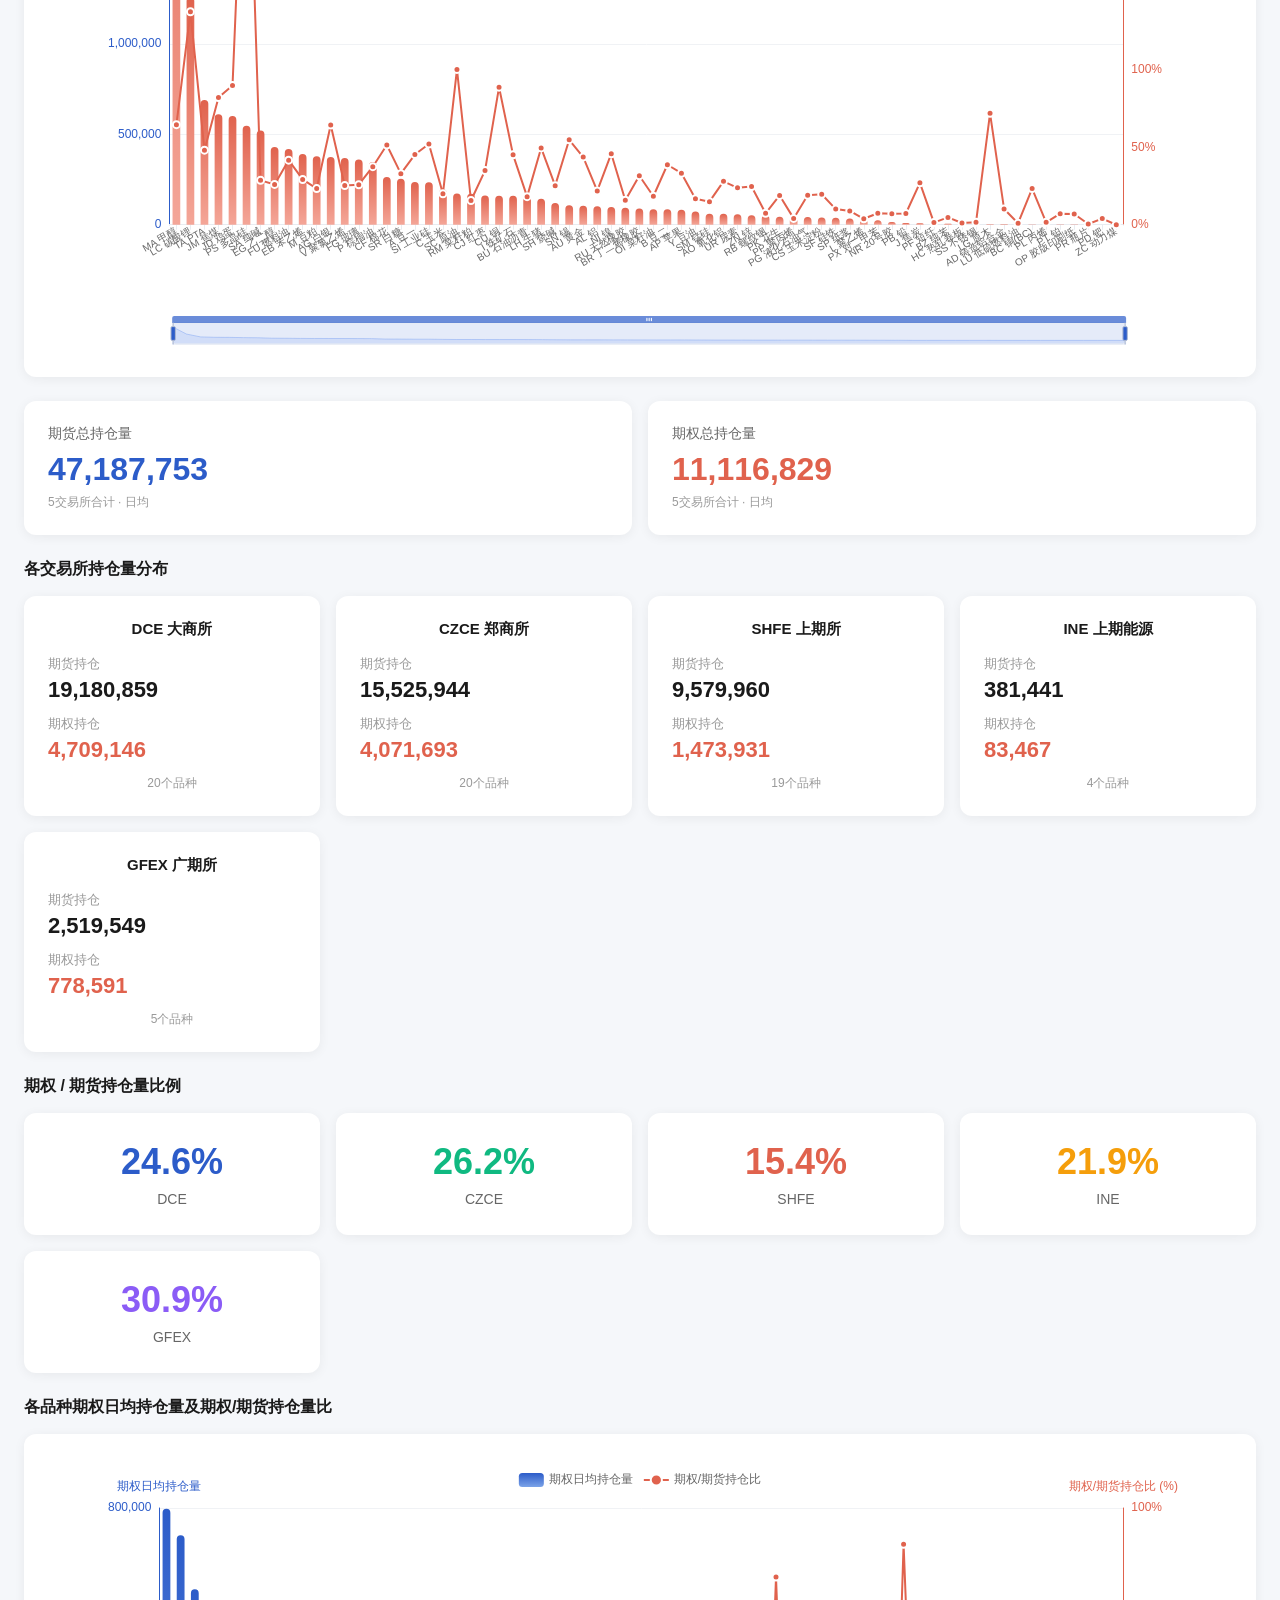
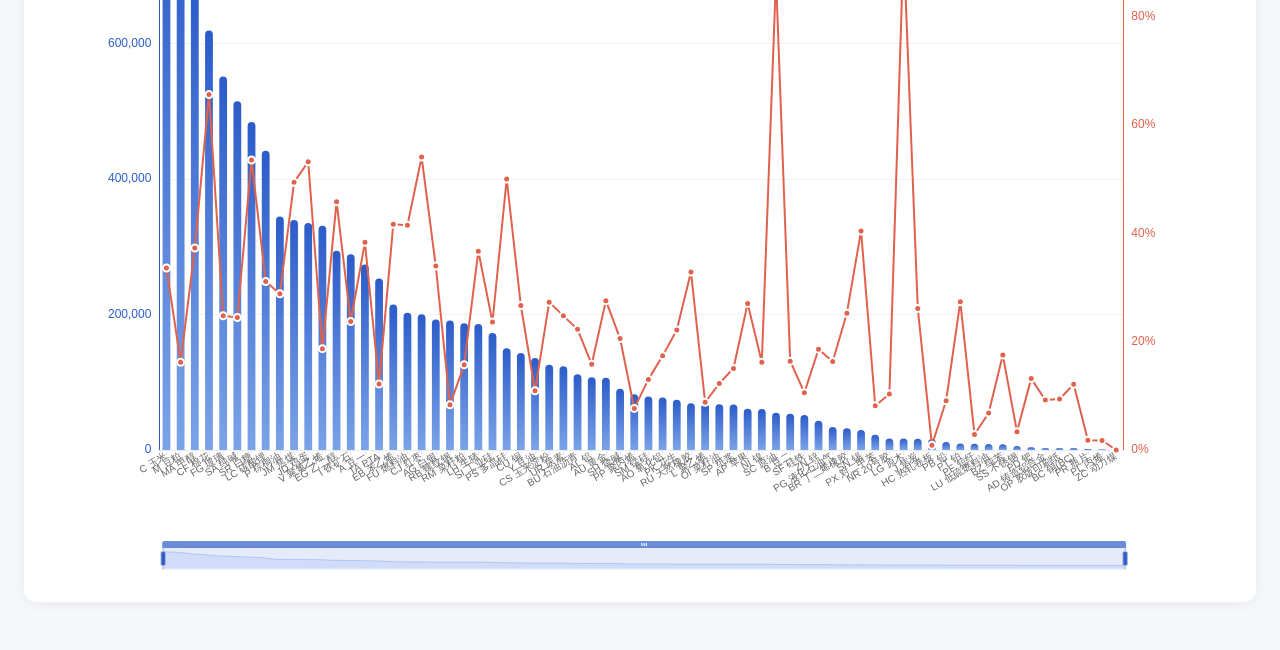
<file: static/sub/overview/index.html>
<!DOCTYPE html>
<html lang="zh-CN">
<head>
    <meta charset="UTF-8">
    <meta name="viewport" content="width=device-width, initial-scale=1.0">
    <title>商品期权成交统计</title>
    <script src="./echarts.min.js"></script>
    <style>
        :root {
            --bg-color: #f5f7fa;
            --card-bg: #ffffff;
            --text-primary: #1a1a1a;
            --text-secondary: #666666;
            --text-muted: #999999;
            --border-color: #e8ecf1;
            --primary: #2c5cc9;
            --primary-light: #eef2ff;
            --futures-color: #2c5cc9;
            --options-color: #e0624d;
            --ratio-color: #e0624d;
            --shadow: 0 2px 12px rgba(0, 0, 0, 0.06);
            --radius: 12px;
        }

        * {
            margin: 0;
            padding: 0;
            box-sizing: border-box;
        }

        body {
            font-family: -apple-system, BlinkMacSystemFont, "Segoe UI", "PingFang SC", "Hiragino Sans GB", "Microsoft YaHei", sans-serif;
            background: var(--bg-color);
            color: var(--text-primary);
            padding: 24px;
            min-height: 100vh;
        }

        .container {
            max-width: 1400px;
            margin: 0 auto;
        }

        .header {
            background: var(--card-bg);
            border-radius: var(--radius);
            padding: 24px 32px;
            box-shadow: var(--shadow);
            margin-bottom: 24px;
            display: flex;
            align-items: center;
            justify-content: space-between;
            flex-wrap: wrap;
            gap: 16px;
        }

        .title {
            font-size: 24px;
            font-weight: 600;
            color: var(--text-primary);
        }

        .subtitle {
            font-size: 13px;
            color: var(--text-muted);
            margin-top: 4px;
        }

        .controls {
            display: flex;
            align-items: center;
            gap: 12px;
        }

        .date-input {
            padding: 10px 14px;
            border: 1px solid var(--border-color);
            border-radius: 8px;
            font-size: 14px;
            color: var(--text-primary);
            outline: none;
            transition: border-color 0.2s;
        }

        .date-input:focus {
            border-color: var(--primary);
        }

        .btn {
            padding: 10px 22px;
            background: var(--primary);
            color: white;
            border: none;
            border-radius: 8px;
            font-size: 14px;
            font-weight: 500;
            cursor: pointer;
            transition: all 0.2s;
        }

        .btn:hover {
            background: #2349a0;
        }

        .btn:disabled {
            background: #a0aec0;
            cursor: not-allowed;
        }

        .loading {
            display: none;
            align-items: center;
            gap: 8px;
            color: var(--primary);
            font-size: 14px;
        }

        .loading.active {
            display: inline-flex;
        }

        .spinner {
            width: 16px;
            height: 16px;
            border: 2px solid var(--primary-light);
            border-top-color: var(--primary);
            border-radius: 50%;
            animation: spin 0.8s linear infinite;
        }

        @keyframes spin {
            to { transform: rotate(360deg); }
        }

        .section {
            margin-bottom: 24px;
        }

        .section-title {
            font-size: 16px;
            font-weight: 600;
            color: var(--text-primary);
            margin-bottom: 16px;
        }

        .cards-grid {
            display: grid;
            grid-template-columns: repeat(auto-fit, minmax(260px, 1fr));
            gap: 16px;
        }

        .card {
            background: var(--card-bg);
            border-radius: var(--radius);
            padding: 24px;
            box-shadow: var(--shadow);
            transition: transform 0.2s;
        }

        .card:hover {
            transform: translateY(-2px);
        }

        .card-label {
            font-size: 14px;
            color: var(--text-secondary);
            margin-bottom: 8px;
        }

        .card-value {
            font-size: 32px;
            font-weight: 600;
            color: var(--text-primary);
            margin-bottom: 6px;
            font-variant-numeric: tabular-nums;
        }

        .card-hint {
            font-size: 12px;
            color: var(--text-muted);
        }

        .card-value.options {
            color: var(--options-color);
        }

        .card-value.futures {
            color: var(--futures-color);
        }

        .exchange-card .exchange-name {
            font-size: 15px;
            font-weight: 600;
            color: var(--text-primary);
            margin-bottom: 16px;
            text-align: center;
        }

        .exchange-stat {
            margin-bottom: 12px;
        }

        .exchange-stat:last-child {
            margin-bottom: 0;
        }

        .exchange-stat-label {
            font-size: 13px;
            color: var(--text-muted);
            margin-bottom: 4px;
        }

        .exchange-stat-value {
            font-size: 22px;
            font-weight: 600;
            font-variant-numeric: tabular-nums;
        }

        .exchange-stat-value.futures {
            color: var(--text-primary);
        }

        .exchange-stat-value.options {
            color: var(--options-color);
        }

        .exchange-count {
            font-size: 12px;
            color: var(--text-muted);
            text-align: center;
            margin-top: 12px;
        }

        .ratio-card {
            text-align: center;
            padding: 28px 20px;
        }

        .ratio-value {
            font-size: 36px;
            font-weight: 700;
            margin-bottom: 8px;
        }

        .ratio-label {
            font-size: 14px;
            color: var(--text-secondary);
        }

        .chart-container {
            background: var(--card-bg);
            border-radius: var(--radius);
            padding: 24px;
            box-shadow: var(--shadow);
        }

        #chart {
            width: 100%;
            height: 720px;
        }

        #chartOI {
            width: 100%;
            height: 720px;
        }

        .empty-state {
            display: none;
            text-align: center;
            padding: 60px 20px;
            color: var(--text-muted);
        }

        .empty-state.active {
            display: block;
        }

        .error-message {
            display: none;
            background: #fff2f0;
            border: 1px solid #ffccc7;
            color: #cf1322;
            padding: 12px 16px;
            border-radius: 8px;
            margin-bottom: 24px;
            font-size: 14px;
        }

        .error-message.active {
            display: block;
        }

        .info-bar {
            font-size: 13px;
            color: var(--text-muted);
            margin-bottom: 8px;
        }

        @media (max-width: 768px) {
            .header {
                flex-direction: column;
                align-items: flex-start;
            }
            .cards-grid {
                grid-template-columns: 1fr;
            }
        }
    </style>
</head>
<body>
    <div class="container">
        <div class="header">
            <div>
                <div class="title">商品期权成交统计</div>
                <div class="subtitle">各交易所具有对应期权品种的期货及期权日均成交量分析</div>
            </div>
            <div class="controls">
                <input type="date" class="date-input" id="dateInput" value="2026-10-16" disabled>
                <button class="btn" id="analyzeBtn" disabled>分析（静态快照）</button>
                <div class="loading" id="loading">
                    <div class="spinner"></div>
                    <span>数据抓取中...</span>
                </div>
            </div>
        </div>

        <div class="error-message" id="errorMessage"></div>

        <div id="content">
            <div class="info-bar" id="infoBar"></div>

            <div class="section">
                <div class="cards-grid">
                    <div class="card">
                        <div class="card-label">期货总成交量</div>
                        <div class="card-value futures" id="totalFuturesVolume">-</div>
                        <div class="card-hint">5交易所合计 · 日均</div>
                    </div>
                    <div class="card">
                        <div class="card-label">期权总成交量</div>
                        <div class="card-value options" id="totalOptionsVolume">-</div>
                        <div class="card-hint">5交易所合计 · 日均</div>
                    </div>
                </div>
            </div>

            <div class="section">
                <div class="section-title">各交易所成交量分布</div>
                <div class="cards-grid" id="exchangeCards"></div>
            </div>

            <div class="section">
                <div class="section-title">期权 / 期货成交量比例</div>
                <div class="cards-grid" id="ratioCards"></div>
            </div>

            <div class="section">
                <div class="section-title">各品种期权日均成交量及期权/期货比</div>
                <div class="chart-container">
                    <div id="chart"></div>
                </div>
            </div>

            <div class="section">
                <div class="cards-grid">
                    <div class="card">
                        <div class="card-label">期货总持仓量</div>
                        <div class="card-value futures" id="totalFuturesOI">-</div>
                        <div class="card-hint">5交易所合计 · 日均</div>
                    </div>
                    <div class="card">
                        <div class="card-label">期权总持仓量</div>
                        <div class="card-value options" id="totalOptionsOI">-</div>
                        <div class="card-hint">5交易所合计 · 日均</div>
                    </div>
                </div>
            </div>

            <div class="section">
                <div class="section-title">各交易所持仓量分布</div>
                <div class="cards-grid" id="exchangeOICards"></div>
            </div>

            <div class="section">
                <div class="section-title">期权 / 期货持仓量比例</div>
                <div class="cards-grid" id="oiRatioCards"></div>
            </div>

            <div class="section">
                <div class="section-title">各品种期权日均持仓量及期权/期货持仓量比</div>
                <div class="chart-container">
                    <div id="chartOI"></div>
                </div>
            </div>
        </div>

        <div class="empty-state" id="emptyState">
            选择日期并点击"分析"按钮开始查看数据
        </div>
    </div>

    <script>
        let chartInstance = null;
        let chartOIInstance = null;

        function formatNumber(num) {
            return num.toLocaleString('zh-CN', { maximumFractionDigits: 0 });
        }

        function formatNumber2(num) {
            return num.toLocaleString('zh-CN', { minimumFractionDigits: 2, maximumFractionDigits: 2 });
        }

        function showLoading(show) {
            const loading = document.getElementById('loading');
            const btn = document.getElementById('analyzeBtn');
            if (show) {
                loading.classList.add('active');
                btn.disabled = true;
            } else {
                loading.classList.remove('active');
                btn.disabled = false;
            }
        }

        function showError(msg) {
            const el = document.getElementById('errorMessage');
            if (msg) {
                el.textContent = msg;
                el.classList.add('active');
            } else {
                el.classList.remove('active');
            }
        }

        function renderExchangeCards(exchanges) {
            const container = document.getElementById('exchangeCards');
            container.innerHTML = '';

            const order = ['DCE', 'CZCE', 'SHFE', 'INE', 'GFEX'];
            order.forEach(code => {
                const ex = exchanges[code];
                if (!ex) return;
                const card = document.createElement('div');
                card.className = 'card exchange-card';
                card.innerHTML = `
                    <div class="exchange-name">${ex.exchange_name}</div>
                    <div class="exchange-stat">
                        <div class="exchange-stat-label">期货</div>
                        <div class="exchange-stat-value futures">${formatNumber(ex.total_futures_avg_volume)}</div>
                    </div>
                    <div class="exchange-stat">
                        <div class="exchange-stat-label">期权</div>
                        <div class="exchange-stat-value options">${formatNumber(ex.total_options_avg_volume)}</div>
                    </div>
                    <div class="exchange-count">${ex.variety_count}个品种</div>
                `;
                container.appendChild(card);
            });
        }

        function renderRatioCards(exchanges) {
            const container = document.getElementById('ratioCards');
            container.innerHTML = '';

            const order = ['DCE', 'CZCE', 'SHFE', 'INE', 'GFEX'];
            const colors = ['#2c5cc9', '#10b981', '#e0624d', '#f59e0b', '#8b5cf6'];
            order.forEach((code, index) => {
                const ex = exchanges[code];
                if (!ex) return;
                const card = document.createElement('div');
                card.className = 'card ratio-card';
                card.innerHTML = `
                    <div class="ratio-value" style="color: ${colors[index % colors.length]}">${ex.ratio_pct.toFixed(1)}%</div>
                    <div class="ratio-label">${code}</div>
                `;
                container.appendChild(card);
            });
        }

        function renderChart(varieties) {
            const chartDom = document.getElementById('chart');
            if (!chartInstance) {
                chartInstance = echarts.init(chartDom);
            }

            // 按期权日均成交量降序（已经是）
            // 横轴标签：品种代码（大写）+ 品种名称
            const labels = varieties.map(v => v.variety_code.toUpperCase() + ' ' + v.variety_name);
            const optionsVolumes = varieties.map(v => v.options_avg_volume);
            const ratios = varieties.map(v => (v.options_to_futures_ratio * 100).toFixed(2));

            const option = {
                backgroundColor: 'transparent',
                tooltip: {
                    trigger: 'axis',
                    axisPointer: { type: 'cross' },
                    backgroundColor: 'rgba(255,255,255,0.95)',
                    borderColor: '#e8ecf1',
                    borderWidth: 1,
                    textStyle: { color: '#1a1a1a' },
                    formatter: function (params) {
                        const idx = params[0].dataIndex;
                        const v = varieties[idx];
                        let html = `<div style="font-weight:600;margin-bottom:6px">${v.variety_name} (${v.variety_code.toUpperCase()})</div>`;
                        html += `<div style="color:#2c5cc9">● 期权日均成交量: ${formatNumber(v.options_avg_volume)}</div>`;
                        html += `<div style="color:#e0624d">● 期货日均成交量: ${formatNumber(v.futures_avg_volume)}</div>`;
                        html += `<div style="color:#e0624d">● 期权/期货比: ${v.options_to_futures_ratio_pct.toFixed(2)}%</div>`;
                        html += `<div style="color:#999;font-size:12px;margin-top:4px">${v.exchange_name}</div>`;
                        return html;
                    }
                },
                grid: {
                    left: 60,
                    right: 70,
                    top: 50,
                    bottom: 80,
                    containLabel: true
                },
                legend: {
                    data: ['期权日均成交量', '期权/期货比'],
                    top: 10,
                    textStyle: { color: '#666' }
                },
                dataZoom: [
                    {
                        type: 'slider',
                        xAxisIndex: 0,
                        start: 0,
                        end: 100,
                        height: 22,
                        bottom: 15,
                        borderColor: '#e8ecf1',
                        fillerColor: 'rgba(44,92,201,0.12)',
                        handleStyle: { color: '#2c5cc9' },
                        textStyle: { color: '#999', fontSize: 11 },
                        moveHandleStyle: { color: '#2c5cc9' }
                    },
                    {
                        type: 'inside',
                        xAxisIndex: 0
                    }
                ],
                xAxis: {
                    type: 'category',
                    data: labels,
                    axisLine: { lineStyle: { color: '#e8ecf1' } },
                    axisLabel: {
                        color: '#666',
                        fontSize: 10,
                        interval: 0,
                        rotate: 30,
                        margin: 6,
                        width: 80,
                        overflow: 'break',
                        formatter: function(value) {
                            // 格式：CODE Name，截断过长的名称
                            if (value.length > 12) {
                                return value.substring(0, 12) + '...';
                            }
                            return value;
                        }
                    },
                    axisTick: { alignWithLabel: true }
                },
                yAxis: [
                    {
                        type: 'value',
                        name: '期权日均成交量',
                        position: 'left',
                        axisLine: { show: true, lineStyle: { color: '#2c5cc9' } },
                        axisLabel: { color: '#2c5cc9', formatter: '{value}' },
                        splitLine: { lineStyle: { color: '#f0f2f5' } }
                    },
                    {
                        type: 'value',
                        name: '期权/期货比 (%)',
                        position: 'right',
                        axisLine: { show: true, lineStyle: { color: '#e0624d' } },
                        axisLabel: { color: '#e0624d', formatter: '{value}%' },
                        splitLine: { show: false }
                    }
                ],
                series: [
                    {
                        name: '期权日均成交量',
                        type: 'bar',
                        data: optionsVolumes,
                        barWidth: '55%',
                        itemStyle: {
                            borderRadius: [4, 4, 0, 0],
                            color: new echarts.graphic.LinearGradient(0, 0, 0, 1, [
                                { offset: 0, color: '#e0624d' },
                                { offset: 1, color: '#f4a698' }
                            ])
                        }
                    },
                    {
                        name: '期权/期货比',
                        type: 'line',
                        yAxisIndex: 1,
                        data: ratios,
                        smooth: false,
                        symbol: 'circle',
                        symbolSize: 7,
                        lineStyle: { color: '#e0624d', width: 2 },
                        itemStyle: { color: '#e0624d', borderWidth: 2, borderColor: '#fff' }
                    }
                ]
            };

            chartInstance.setOption(option, true);
        }

        function renderOIExchangeCards(exchanges) {
            const container = document.getElementById('exchangeOICards');
            container.innerHTML = '';

            const order = ['DCE', 'CZCE', 'SHFE', 'INE', 'GFEX'];
            order.forEach(code => {
                const ex = exchanges[code];
                if (!ex) return;
                const card = document.createElement('div');
                card.className = 'card exchange-card';
                card.innerHTML = `
                    <div class="exchange-name">${ex.exchange_name}</div>
                    <div class="exchange-stat">
                        <div class="exchange-stat-label">期货持仓</div>
                        <div class="exchange-stat-value futures">${formatNumber(ex.total_futures_avg_open_interest)}</div>
                    </div>
                    <div class="exchange-stat">
                        <div class="exchange-stat-label">期权持仓</div>
                        <div class="exchange-stat-value options">${formatNumber(ex.total_options_avg_open_interest)}</div>
                    </div>
                    <div class="exchange-count">${ex.variety_count}个品种</div>
                `;
                container.appendChild(card);
            });
        }

        function renderOIRatioCards(exchanges) {
            const container = document.getElementById('oiRatioCards');
            container.innerHTML = '';

            const order = ['DCE', 'CZCE', 'SHFE', 'INE', 'GFEX'];
            const colors = ['#2c5cc9', '#10b981', '#e0624d', '#f59e0b', '#8b5cf6'];
            order.forEach((code, index) => {
                const ex = exchanges[code];
                if (!ex) return;
                const card = document.createElement('div');
                card.className = 'card ratio-card';
                card.innerHTML = `
                    <div class="ratio-value" style="color: ${colors[index % colors.length]}">${ex.oi_ratio_pct.toFixed(1)}%</div>
                    <div class="ratio-label">${code}</div>
                `;
                container.appendChild(card);
            });
        }

        function renderOIChart(varieties) {
            const chartDom = document.getElementById('chartOI');
            if (!chartOIInstance) {
                chartOIInstance = echarts.init(chartDom);
            }

            // 按期权日均持仓量降序（已经是）
            const labels = varieties.map(v => v.variety_code.toUpperCase() + ' ' + v.variety_name);
            const optionsOI = varieties.map(v => v.options_avg_open_interest);
            const oiRatios = varieties.map(v => (v.options_oi_to_futures_ratio * 100).toFixed(2));

            const option = {
                backgroundColor: 'transparent',
                tooltip: {
                    trigger: 'axis',
                    axisPointer: { type: 'cross' },
                    backgroundColor: 'rgba(255,255,255,0.95)',
                    borderColor: '#e8ecf1',
                    borderWidth: 1,
                    textStyle: { color: '#1a1a1a' },
                    formatter: function (params) {
                        const idx = params[0].dataIndex;
                        const v = varieties[idx];
                        let html = `<div style="font-weight:600;margin-bottom:6px">${v.variety_name} (${v.variety_code.toUpperCase()})</div>`;
                        html += `<div style="color:#2c5cc9">● 期权日均持仓量: ${formatNumber(v.options_avg_open_interest)}</div>`;
                        html += `<div style="color:#e0624d">● 期货日均持仓量: ${formatNumber(v.futures_avg_open_interest)}</div>`;
                        html += `<div style="color:#e0624d">● 期权/期货持仓比: ${v.options_oi_to_futures_ratio_pct.toFixed(2)}%</div>`;
                        html += `<div style="color:#999;font-size:12px;margin-top:4px">${v.exchange_name}</div>`;
                        return html;
                    }
                },
                grid: {
                    left: 60,
                    right: 70,
                    top: 50,
                    bottom: 80,
                    containLabel: true
                },
                legend: {
                    data: ['期权日均持仓量', '期权/期货持仓比'],
                    top: 10,
                    textStyle: { color: '#666' }
                },
                dataZoom: [
                    {
                        type: 'slider',
                        xAxisIndex: 0,
                        start: 0,
                        end: 100,
                        height: 22,
                        bottom: 15,
                        borderColor: '#e8ecf1',
                        fillerColor: 'rgba(44,92,201,0.12)',
                        handleStyle: { color: '#2c5cc9' },
                        textStyle: { color: '#999', fontSize: 11 },
                        moveHandleStyle: { color: '#2c5cc9' }
                    },
                    {
                        type: 'inside',
                        xAxisIndex: 0
                    }
                ],
                xAxis: {
                    type: 'category',
                    data: labels,
                    axisLine: { lineStyle: { color: '#e8ecf1' } },
                    axisLabel: {
                        color: '#666',
                        fontSize: 10,
                        interval: 0,
                        rotate: 30,
                        margin: 6,
                        width: 80,
                        overflow: 'break',
                        formatter: function(value) {
                            if (value.length > 12) {
                                return value.substring(0, 12) + '...';
                            }
                            return value;
                        }
                    },
                    axisTick: { alignWithLabel: true }
                },
                yAxis: [
                    {
                        type: 'value',
                        name: '期权日均持仓量',
                        position: 'left',
                        axisLine: { show: true, lineStyle: { color: '#2c5cc9' } },
                        axisLabel: { color: '#2c5cc9', formatter: '{value}' },
                        splitLine: { lineStyle: { color: '#f0f2f5' } }
                    },
                    {
                        type: 'value',
                        name: '期权/期货持仓比 (%)',
                        position: 'right',
                        axisLine: { show: true, lineStyle: { color: '#e0624d' } },
                        axisLabel: { color: '#e0624d', formatter: '{value}%' },
                        splitLine: { show: false }
                    }
                ],
                series: [
                    {
                        name: '期权日均持仓量',
                        type: 'bar',
                        data: optionsOI,
                        barWidth: '55%',
                        itemStyle: {
                            borderRadius: [4, 4, 0, 0],
                            color: new echarts.graphic.LinearGradient(0, 0, 0, 1, [
                                { offset: 0, color: '#2c5cc9' },
                                { offset: 1, color: '#7ba3e8' }
                            ])
                        }
                    },
                    {
                        name: '期权/期货持仓比',
                        type: 'line',
                        yAxisIndex: 1,
                        data: oiRatios,
                        smooth: false,
                        symbol: 'circle',
                        symbolSize: 7,
                        lineStyle: { color: '#e0624d', width: 2 },
                        itemStyle: { color: '#e0624d', borderWidth: 2, borderColor: '#fff' }
                    }
                ]
            };

            chartOIInstance.setOption(option, true);
        }

        async function fetchData() {
            const dateInput = document.getElementById('dateInput').value;
            if (!dateInput) return;

            showError('');
            showLoading(true);

            try {
                const response = await fetch('data.json');
                const result = await response.json();

                if (!result.success) {
                    throw new Error(result.error || '数据获取失败');
                }

                const data = result.data;
                const summary = data.summary;
                const exchanges = data.exchanges;
                const allVarieties = data.all_varieties;

                // 更新信息栏
                const daysStr = data.trading_days.map(d => `${d.slice(0,4)}-${d.slice(4,6)}-${d.slice(6,8)}`).join('、');
                document.getElementById('infoBar').textContent = `统计区间：最近 ${data.days_count} 个交易日（${daysStr}）`;

                // 总成交量
                document.getElementById('totalFuturesVolume').textContent = formatNumber(summary.total_futures_avg_volume);
                document.getElementById('totalOptionsVolume').textContent = formatNumber(summary.total_options_avg_volume);

                // 总持仓量
                document.getElementById('totalFuturesOI').textContent = formatNumber(summary.total_futures_avg_open_interest);
                document.getElementById('totalOptionsOI').textContent = formatNumber(summary.total_options_avg_open_interest);

                // 交易所卡片
                renderExchangeCards(exchanges);
                renderRatioCards(exchanges);
                renderOIExchangeCards(exchanges);
                renderOIRatioCards(exchanges);

                // 图表
                renderChart(allVarieties);
                renderOIChart(data.all_varieties_by_oi);

            } catch (err) {
                console.error(err);
                showError('数据获取失败：' + err.message);
            } finally {
                showLoading(false);
            }
        }

        document.getElementById('analyzeBtn').addEventListener('click', fetchData);
        document.getElementById('dateInput').addEventListener('change', fetchData);

        window.addEventListener('resize', () => {
            if (chartInstance) chartInstance.resize();
            if (chartOIInstance) chartOIInstance.resize();
        });

        
        // 页面加载时自动获取一次
        fetchData();
    </script>
</body>
</html>
</file>
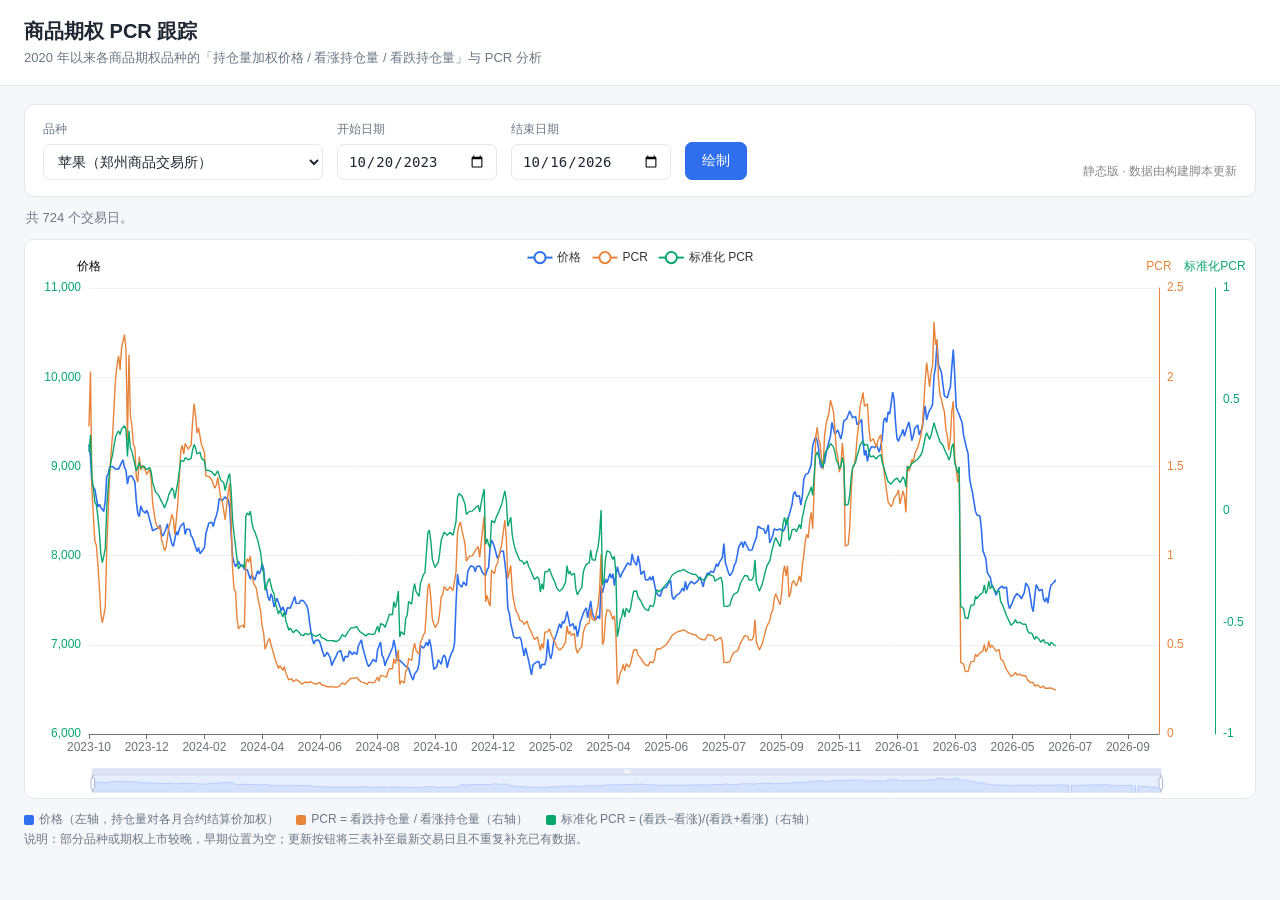
<file: static/sub/pcr/index.html>
<!DOCTYPE html>
<html lang="zh-CN">
<head>
<meta charset="UTF-8">
<meta name="viewport" content="width=device-width, initial-scale=1.0">
<title>商品期权 PCR 跟踪</title>
<script src="./echarts.min.js"></script>
<style>
  :root{
    --bg:#f5f7fa; --panel:#ffffff; --ink:#1f2733; --sub:#6b7785;
    --line:#e3e8ef; --brand:#2f6fed; --brand2:#0aa66e; --warn:#e8833a;
    --price:#2f6fed; --pcr:#e8833a; --npcr:#0aa66e;
  }
  *{box-sizing:border-box;}
  body{margin:0;background:var(--bg);color:var(--ink);
    font-family:-apple-system,BlinkMacSystemFont,"Segoe UI","PingFang SC","Microsoft YaHei",sans-serif;}
  header{padding:18px 24px;background:var(--panel);border-bottom:1px solid var(--line);}
  header h1{margin:0;font-size:20px;font-weight:600;}
  header p{margin:4px 0 0;color:var(--sub);font-size:13px;}
  .wrap{padding:18px 24px;max-width:1280px;margin:0 auto;}
  .controls{display:flex;flex-wrap:wrap;gap:14px;align-items:flex-end;
    background:var(--panel);border:1px solid var(--line);border-radius:10px;padding:16px 18px;}
  .field{display:flex;flex-direction:column;gap:6px;}
  .field label{font-size:12px;color:var(--sub);}
  select,input[type=date]{padding:8px 10px;border:1px solid var(--line);border-radius:7px;
    font-size:14px;background:#fff;color:var(--ink);min-width:160px;}
  button{padding:9px 16px;border:1px solid var(--line);border-radius:7px;background:#fff;
    color:var(--ink);font-size:14px;cursor:pointer;transition:.15s;}
  button:hover{border-color:var(--brand);color:var(--brand);}
  button.primary{background:var(--brand);color:#fff;border-color:var(--brand);}
  button.primary:hover{opacity:.9;color:#fff;}
  button.danger{border-color:#e0b4b4;color:#c0392b;}
  button.danger:hover{background:#c0392b;color:#fff;border-color:#c0392b;}
  button:disabled{opacity:.5;cursor:not-allowed;}
  .spacer{flex:1;}
  #status{margin:12px 2px;font-size:13px;color:var(--sub);min-height:18px;}
  #chart{width:100%;height:560px;background:var(--panel);border:1px solid var(--line);
    border-radius:10px;}
  .legend-note{margin-top:10px;font-size:12px;color:var(--sub);line-height:1.7;}
  .dot{display:inline-block;width:10px;height:10px;border-radius:2px;margin-right:5px;vertical-align:middle;}
</style>
</head>
<body>
<header>
  <h1>商品期权 PCR 跟踪</h1>
  <p>2020 年以来各商品期权品种的「持仓量加权价格 / 看涨持仓量 / 看跌持仓量」与 PCR 分析</p>
</header>

<div class="wrap">
  <div class="controls">
    <div class="field">
      <label>品种</label>
      <select id="variety"></select>
    </div>
    <div class="field">
      <label>开始日期</label>
      <input type="date" id="start">
    </div>
    <div class="field">
      <label>结束日期</label>
      <input type="date" id="end">
    </div>
    <button class="primary" id="draw">绘制</button>
    <div class="spacer"></div>
    <span style="font-size:12px;color:#888">静态版 · 数据由构建脚本更新</span>
  </div>

  <div id="status">就绪。</div>
  <div id="chart"></div>

  <div class="legend-note">
    <span class="dot" style="background:var(--price)"></span>价格（左轴，持仓量对各月合约结算价加权）
    <span class="dot" style="background:var(--pcr);margin-left:14px"></span>PCR = 看跌持仓量 / 看涨持仓量（右轴）
    <span class="dot" style="background:var(--npcr);margin-left:14px"></span>标准化 PCR = (看跌−看涨)/(看跌+看涨)（右轴）
    <br>说明：部分品种或期权上市较晚，早期位置为空；更新按钮将三表补至最新交易日且不重复补充已有数据。
  </div>
</div>

<script>
const chart = echarts.init(document.getElementById('chart'));
let VARIETIES = [], RANGE = {first:'', last:''};

function setStatus(msg){ document.getElementById('status').textContent = msg; }

async function init(){
  try{
    const r = await fetch('varieties.json');
    const d = await r.json();
    VARIETIES = d.varieties || [];
    RANGE = d.date_range || {};
    const sel = document.getElementById('variety');
    sel.innerHTML = '';
    VARIETIES.forEach(v=>{
      const o = document.createElement('option');
      o.value = v.key;
      o.textContent = `${v.name}（${v.exchange_name}）`;
      sel.appendChild(o);
    });
    // 开始日期默认取该品种「有 PCR 数据的首个日期」，而非所有品种共用全局最早日
    applyDefaultStart();
    document.getElementById('end').value = fmt(RANGE.last);
    setStatus(`已加载 ${VARIETIES.length} 个品种，数据区间 ${RANGE.first} ~ ${RANGE.last}。`);
  }catch(e){ setStatus('加载品种失败: '+e); }
}

// 开始日期默认 = 当前所选品种首个有 PCR 数据的日期（回退到全局最早日）
function applyDefaultStart(){
  const key = document.getElementById('variety').value;
  const v = VARIETIES.find(x => x.key === key);
  const first = (v && v.first_pcr_date) || RANGE.first;
  document.getElementById('start').value = fmt(first);
}

function fmt(ymd){ return ymd ? `${ymd.slice(0,4)}-${ymd.slice(4,6)}-${ymd.slice(6,8)}` : ''; }
function unfmt(s){ return s ? s.replace(/-/g,'') : ''; }

async function draw(){
  const key = document.getElementById('variety').value;
  const start = unfmt(document.getElementById('start').value);
  const end = unfmt(document.getElementById('end').value);
  if(!key){ setStatus('请先选择品种。'); return; }
  setStatus('加载数据中...');
  try{
    // 静态版：文件名将冒号替换为下划线（Windows 兼容），key 本身保留原格式
    const fname = key.replace(':', '_');
    const r = await fetch(`data/${encodeURIComponent(fname)}.json`);
    const d = await r.json();

    // 静态版：data.json 为全量，按 start/end 本地过滤
    if (d.dates && d.dates.length) {
      const idxs = [];
      d.dates.forEach((dt, i) => {
        if ((!start || dt >= start) && (!end || dt <= end)) idxs.push(i);
      });
      const pick = arr => idxs.map(i => (arr && i < arr.length) ? arr[i] : null);
      d.dates = idxs.map(i => d.dates[i]);
      d.price = pick(d.price);
      d.call_oi = pick(d.call_oi);
      d.put_oi = pick(d.put_oi);
      d.pcr = pick(d.pcr);
      d.norm_pcr = pick(d.norm_pcr);
    }

    if(!d.dates || d.dates.length===0){ setStatus('该区间无数据。'); chart.clear(); return; }
    render(d);
    setStatus(`共 ${d.dates.length} 个交易日。`);
  }catch(e){ setStatus('绘图失败: '+e); }
}

function render(d){
  const dates = d.dates.map(fmt);
  const opt = {
    tooltip:{
      trigger:'axis', confine:true,
      formatter: function(params){
        if(!params || !params.length) return '';
        let html = params[0].axisValue + '<br/>';
        for(const p of params){
          const v = p.data;
          let txt;
          if(v === null || v === undefined || v === ''){
            txt = '-';
          }else if(p.seriesName === '价格'){
            txt = Number(v).toFixed(2);
          }else if(p.seriesName === 'PCR'){
            txt = Number(v).toFixed(3);
          }else{ // 标准化 PCR
            txt = Number(v).toFixed(3);
          }
          html += p.marker + p.seriesName + ': ' + txt + '<br/>';
        }
        return html;
      }
    },
    legend:{data:['价格','PCR','标准化 PCR'], top:6},
    grid:{left:64, right:96, top:48, bottom:64},
    xAxis:{type:'category', data:dates, boundaryGap:false,
      axisLabel:{formatter:v=>v.slice(0,7)}, silent:true},
    yAxis:[
      {type:'value', name:'价格', position:'left', scale:true,
        axisLine:{lineStyle:{color:'var(--price)'}},
        splitLine:{lineStyle:{color:'#eef1f5'}}},
      {type:'value', name:'PCR', position:'right', scale:true,
        axisLine:{show:true, lineStyle:{color:'#e8833a'}},
        splitLine:{show:false}},
      {type:'value', name:'标准化PCR', position:'right', offset:56, min:-1, max:1,
        axisLine:{show:true, lineStyle:{color:'#0aa66e'}},
        splitLine:{show:false}}
    ],
    dataZoom:[
      {type:'inside', xAxisIndex:0},
      {type:'slider', xAxisIndex:0, bottom:12, height:18}
    ],
    series:[
      {name:'价格', type:'line', data:d.price, yAxisIndex:0, showSymbol:false,
        lineStyle:{width:1.6, color:'#2f6fed'}, itemStyle:{color:'#2f6fed'}},
      {name:'PCR', type:'line', data:d.pcr, yAxisIndex:1, showSymbol:false,
        lineStyle:{width:1.4, color:'#e8833a'}, itemStyle:{color:'#e8833a'}},
      {name:'标准化 PCR', type:'line', data:d.norm_pcr, yAxisIndex:2, showSymbol:false,
        lineStyle:{width:1.4, color:'#0aa66e'}, itemStyle:{color:'#0aa66e'}}
    ]
  };
  chart.setOption(opt, true);
}

document.getElementById('draw').onclick = draw;
document.getElementById('variety').addEventListener('change', applyDefaultStart);




// 页面关闭/隐藏时自动停止服务，避免端口残留占用
window.addEventListener('resize', ()=> chart.resize());

init().then(draw);
</script>
</body>
</html>
</file>
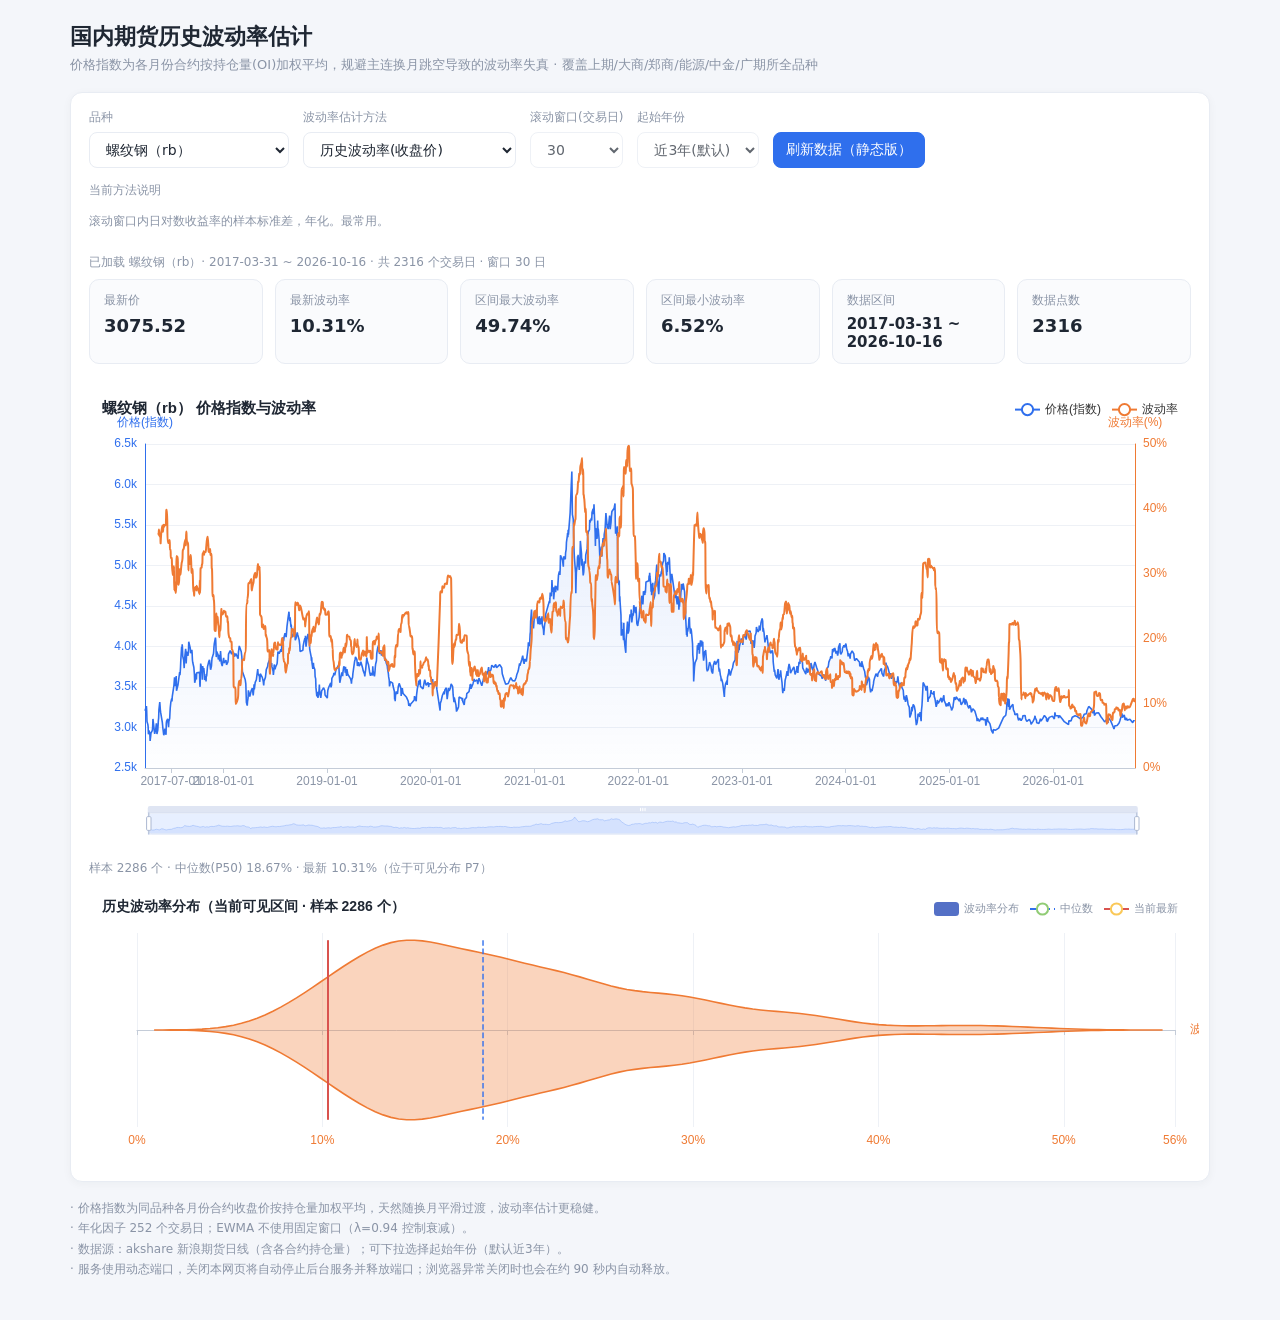
<file: static/sub/vol_hist/index.html>
<!DOCTYPE html>
<html lang="zh-CN" data-page-node-id="XpWubvvhX0lR4E0jLQv8di">
<head data-page-node-id="AP2kSEeQUvx7z4KAm4jzEV">
<meta charset="UTF-8" data-page-node-id="BFPtj8GfhsRtdzUBkZGlqb">
<meta name="viewport" content="width=device-width, initial-scale=1.0" data-page-node-id="XQaxrGL4MxZqSkSNppCwsD">
<title>国内期货历史波动率估计</title>
<script src="./echarts.min.js"></script>
<style>
  :root {
    --bg: #f4f6fa; --card: #ffffff; --line: #e8ecf3; --text: #1f2733; --muted: #8a94a6;
    --price: #2f6fed; --vol: #ef7a33; --accent: #2f6fed;
  }
  * { box-sizing: border-box; }
  body {
    margin: 0; background: var(--bg); color: var(--text);
    font-family: "Microsoft YaHei", "PingFang SC", "Segoe UI", system-ui, sans-serif;
  }
  .wrap { max-width: 1180px; margin: 0 auto; padding: 22px 20px 40px; }
  header h1 { font-size: 22px; margin: 0 0 4px; font-weight: 700; }
  header p { margin: 0; color: var(--muted); font-size: 13px; }
  .panel {
    background: var(--card); border: 1px solid var(--line); border-radius: 12px;
    box-shadow: 0 2px 10px rgba(31,39,51,.04); margin-top: 18px;
  }
  .controls { display: flex; flex-wrap: wrap; gap: 14px; align-items: flex-end; padding: 16px 18px; }
  .field { display: flex; flex-direction: column; gap: 6px; }
  .field label { font-size: 12px; color: var(--muted); }
  select, button {
    font-family: inherit; font-size: 14px; color: var(--text);
    border: 1px solid var(--line); border-radius: 8px; background: #fff;
    padding: 8px 12px; outline: none; cursor: pointer; transition: .15s;
  }
  select:hover, button:hover { border-color: #c4ccd8; }
  button.primary { background: var(--accent); color: #fff; border-color: var(--accent); }
  button.primary:hover { filter: brightness(1.05); }
  .spacer { flex: 1; }
  .status { font-size: 12px; color: var(--muted); padding: 0 18px 4px; min-height: 16px; }
  .cards { display: grid; grid-template-columns: repeat(6, 1fr); gap: 12px; padding: 4px 18px 16px; }
  .card { background: #fafbfd; border: 1px solid var(--line); border-radius: 10px; padding: 12px 14px; }
  .card .k { font-size: 12px; color: var(--muted); margin-bottom: 6px; }
  .card .v { font-size: 18px; font-weight: 700; }
  .card .v.small { font-size: 15px; }
  #chart { width: 100%; height: 480px; padding: 8px 10px 14px; }
  #distChart { width: 100%; height: 300px; padding: 8px 10px 14px; }
  footer { margin-top: 16px; color: var(--muted); font-size: 12px; line-height: 1.7; }
  .err { color: #d9534f; }
  @media (max-width: 900px) { .cards { grid-template-columns: repeat(3, 1fr); } }
  @media (max-width: 560px) { .cards { grid-template-columns: repeat(2, 1fr); } }
</style>
</head>
<body data-page-node-id="snxmwenDZoRRCseuLM2zjL">
<div class="wrap" data-page-node-id="VOwYUeuaPkTewPqTwoP5f0">
  <header data-page-node-id="8flxGizMTY9icZHjZspYLQ">
    <h1 data-page-node-id="LBi01XSHkZ3b8cpGkKNYOt">国内期货历史波动率估计</h1>
    <p data-page-node-id="0ZzEMolLIyTL8U7wq9zYPj">价格指数为各月份合约按持仓量(OI)加权平均，规避主连换月跳空导致的波动率失真 · 覆盖上期/大商/郑商/能源/中金/广期所全品种</p>
  </header>

  <div class="panel" data-page-node-id="HIjO5U3wgNObzVH9SQ5DNl">
    <div class="controls" data-page-node-id="GZ8jRbD1HpRJF95026Fokx">
      <div class="field" data-page-node-id="Rb6JHkPJx4nrQzO1iX1O1i">
        <label data-page-node-id="lcDEs5yDnZviBekzBFrRPa">品种</label>
        <select id="symbol" style="min-width:200px;" data-page-node-id="snqcSkFx2T8XMBQ7xKwMyt"></select>
      </div>
      <div class="field" data-page-node-id="hcNGIywnT0ZxCGeYI9By3A">
        <label data-page-node-id="hWfI0OnyU0YOlxNTKlxv36">波动率估计方法</label>
        <select id="method" data-page-node-id="INDVGsGXMUxC1GBud3DgCK">
          <option value="close_to_close" data-page-node-id="5MBkX6VKeO0F9k5nIv9Y1b">历史波动率(收盘价)</option>
          <option value="ewma" data-page-node-id="Fw4vpbpw5POlMoCuqqwtaL">EWMA(风险矩阵 λ=0.94)</option>
          <option value="parkinson" data-page-node-id="PKkCfnfI2Ql0aXFHaowtpi">Parkinson(高低价)</option>
          <option value="garman_klass" data-page-node-id="YQKfhCRVwCBhr8qACiXdn2">Garman-Klass(开高低收)</option>
        </select>
      </div>
      <div class="field" data-page-node-id="lGKKpzp0WfYDo9mCc1ZWj2">
        <label data-page-node-id="zrBxa3mAfj2yqrX59w6NWa">滚动窗口(交易日)</label>
        <select id="window" disabled data-page-node-id="qJRvaTUgxMjo3SGUrvG7Ii">
          <option value="20" data-page-node-id="s0UOql4oyslzll8FPwKjaQ">20</option>
          <option value="30" selected data-page-node-id="9U2tlpD4lgWtklNmtxBtRn">30</option>
          <option value="60" data-page-node-id="dIlrKazKo43t90KuFug9El">60</option>
          <option value="90" data-page-node-id="5m3GTkeGSnT4ncwDZJYXhb">90</option>
          <option value="120" data-page-node-id="NqQvaWimXnrNjEeA39zzMs">120</option>
        </select>
      </div>
      <div class="field" data-page-node-id="B45jCdDWkDsWLZ6qRbjuF9">
        <label data-page-node-id="198jqzBPnYosCbvS4yjGjk">起始年份</label>
        <select id="startYear" disabled data-page-node-id="Hay2GgMEBbtESPbIp6MRz3"></select>
      </div>
      <button id="refresh" class="primary" disabled data-page-node-id="12RAF6SoERxFom9G1r5GUs">刷新数据（静态版）</button>
      <div class="spacer" data-page-node-id="SU9wQgxGJcMH5qRto1VA4k"></div>
      <div class="field" data-page-node-id="BFwcG1YcDeAsMQMk63UeBx">
        <label data-page-node-id="craHNWRVg9ert3tBLvzsce">当前方法说明</label>
        <div id="methodDesc" style="font-size:12px;color:var(--muted);padding:8px 0;max-width:320px;" data-page-node-id="oGY1xBenSYbn0dcDWBC2e3"></div>
      </div>
    </div>
    <div class="status" id="status" data-page-node-id="VarSrXgcBQ10Z4zrMlyfvo">加载中…</div>
    <div class="cards" id="cards" data-page-node-id="nmn7AhlVyfwmMZBO1elF0B"></div>
    <div id="chart" data-page-node-id="IBRxSWzek8X0EvDKbHGAif"></div>
    <div class="status" id="distStatus" style="padding-top:0;" data-page-node-id="YEnQNgzhqms8ZMiyPF4wAZ"></div>
    <div id="distChart" data-page-node-id="drGRYlXW1GQJUSYtzLONy1"></div>
  </div>

  <footer data-page-node-id="GbThzb8jRLAHorzFxBtMCB">
    <div data-page-node-id="ucd2ZG8gL6jS0PiKlp2nIC">· 价格指数为同品种各月份合约收盘价按持仓量加权平均，天然随换月平滑过渡，波动率估计更稳健。</div>
    <div data-page-node-id="7TzJ2hxcetSr4tfEHAelHp">· 年化因子 252 个交易日；EWMA 不使用固定窗口（λ=0.94 控制衰减）。</div>
    <div data-page-node-id="XiX5F5Vjl8vhDgqFw86mDn">· 数据源：akshare 新浪期货日线（含各合约持仓量）；可下拉选择起始年份（默认近3年）。</div>
    <div data-page-node-id="5V26AVXXedDFMeb1gEoGph">· 服务使用动态端口，关闭本网页将自动停止后台服务并释放端口；浏览器异常关闭时也会在约 90 秒内自动释放。</div>
  </footer>
</div>

<script>
const METHOD_DESC = {
  close_to_close: "滚动窗口内日对数收益率的样本标准差，年化。最常用。",
  ewma: "RiskMetrics 指数加权：σ²=λσ²₋₁+(1−λ)r²₋₁，对近期波动更敏感。",
  parkinson: "利用每日最高/最低价：σ²=(1/4ln2)·(ln(H/L))²，捕捉日内振幅。",
  garman_klass: "利用每日开高低收：0.5(ln H/L)²−(2ln2−1)(ln C/O)²，信息利用最充分。"
};

function fmtTs(ts) {
  const dt = new Date(ts);
  const p = n => String(n).padStart(2, '0');
  return dt.getFullYear() + '-' + p(dt.getMonth() + 1) + '-' + p(dt.getDate());
}

let chart = null;
let chartDist = null; // 分布小提琴图实例
let current = null; // 当前已加载数据

function setStatus(msg, isErr) {
  const el = document.getElementById('status');
  el.textContent = msg;
  el.className = 'status' + (isErr ? ' err' : '');
}

function buildCards(d, method) {
  const vol = d.vol[method].filter(v => v !== null);
  const lastVol = d.vol[method][d.vol[method].length - 1];
  const maxV = vol.length ? Math.max(...vol) : null;
  const minV = vol.length ? Math.min(...vol) : null;
  const cards = [
    ['最新价', d.price[d.price.length - 1] != null ? d.price[d.price.length - 1].toFixed(2) : '—'],
    ['最新波动率', lastVol != null ? (lastVol * 100).toFixed(2) + '%' : '—'],
    ['区间最大波动率', maxV != null ? (maxV * 100).toFixed(2) + '%' : '—'],
    ['区间最小波动率', minV != null ? (minV * 100).toFixed(2) + '%' : '—'],
    ['数据区间', `${d.start} ~ ${d.end}`, true],
    ['数据点数', d.points],
  ];
  const box = document.getElementById('cards');
  box.replaceChildren();
  for (const [k, v, small] of cards) {
    const card = document.createElement('div');
    card.className = 'card';
    const kEl = document.createElement('div');
    kEl.className = 'k';
    kEl.textContent = k;
    const vEl = document.createElement('div');
    vEl.className = 'v' + (small ? ' small' : '');
    vEl.textContent = v;
    card.append(kEl, vEl);
    box.appendChild(card);
  }
}

function buildOption(d, method) {
  const priceData = d.dates.map((dt, i) => [new Date(dt).getTime(), d.price[i]]);
  const volData = d.dates.map((dt, i) => [new Date(dt).getTime(), d.vol[method][i] == null ? null : +(d.vol[method][i] * 100).toFixed(3)]);
  return {
    backgroundColor: 'transparent',
    title: {
      text: `${d.name}（${d.symbol}） 价格指数与波动率`,
      left: 16, top: 8, textStyle: { fontSize: 15, fontWeight: 600, color: '#1f2733' }
    },
    tooltip: {
      trigger: 'axis',
      axisPointer: {
        type: 'cross',
        label: {
          backgroundColor: '#6a7985',
          formatter: function (params) {
            return params.axisDimension === 'x' ? fmtTs(params.value) : params.value;
          }
        }
      },
      formatter: function (ps) {
        if (!ps.length) return '';
        let s = fmtTs(ps[0].value[0]) + '<br/>';
        for (const p of ps) {
          const val = p.value[1];
          const txt = val == null ? '—' : (p.seriesName.indexOf('波动率') >= 0 ? val.toFixed(2) + '%' : val.toFixed(2));
          s += `${p.marker}${p.seriesName}: <b>${txt}</b><br/>`;
        }
        return s;
      }
    },
    legend: { data: ['价格(指数)', '波动率'], top: 10, right: 16 },
    grid: { left: 64, right: 64, top: 56, bottom: 78 },
    xAxis: {
      type: 'time', boundaryGap: false,
      axisLine: { lineStyle: { color: '#c4ccd8' } },
      axisLabel: { color: '#8a94a6', formatter: function (val) { return fmtTs(val); } }
    },
    yAxis: [
      {
        type: 'value', name: '价格(指数)', position: 'left', scale: true,
        nameTextStyle: { color: '#2f6fed' },
        axisLine: { show: true, lineStyle: { color: '#2f6fed' } },
        axisLabel: { color: '#2f6fed', formatter: v => v >= 1000 ? (v / 1000).toFixed(1) + 'k' : v },
        splitLine: { lineStyle: { color: '#eef1f6' } }
      },
      {
        type: 'value', name: '波动率(%)', position: 'right', scale: true,
        nameTextStyle: { color: '#ef7a33' },
        axisLine: { show: true, lineStyle: { color: '#ef7a33' } },
        axisLabel: { color: '#ef7a33', formatter: '{value}%' },
        splitLine: { show: false }
      }
    ],
    dataZoom: [
      { type: 'inside', xAxisIndex: 0 },
      { type: 'slider', xAxisIndex: 0, bottom: 18, height: 22, borderColor: '#e8ecf3' }
    ],
    series: [
      {
        name: '价格(指数)', type: 'line', yAxisIndex: 0, data: priceData,
        showSymbol: false, smooth: false, lineStyle: { width: 1.6, color: '#2f6fed' },
        itemStyle: { color: '#2f6fed' },
        areaStyle: {
          color: new echarts.graphic.LinearGradient(0, 0, 0, 1, [
            { offset: 0, color: 'rgba(47,111,237,0.18)' },
            { offset: 1, color: 'rgba(47,111,237,0.01)' }
          ])
        },
        z: 1
      },
      {
        name: '波动率', type: 'line', yAxisIndex: 1, data: volData,
        showSymbol: false, smooth: true, lineStyle: { width: 2, color: '#ef7a33' },
        itemStyle: { color: '#ef7a33' }, z: 2
      }
    ]
  };
}

const METHOD_NAMES = {
  close_to_close: '历史波动率(收盘价)', ewma: 'EWMA(风险矩阵)',
  parkinson: 'Parkinson(高低价)', garman_klass: 'Garman-Klass(开高低收)'
};
function renderChart(method) {
  if (!current) return;
  if (!current.vol || !current.vol[method]) {
    // 数据源仅含收盘价（如从 Excel 价格指数计算），缺每日开/高/低/收价，无法算该方法
    setStatus(`当前品种数据源仅含收盘价，无法计算「${METHOD_NAMES[method] || method}」（需每日开/高/低/收价）。可切换至「历史波动率(收盘价)」或「EWMA」。`, true);
    if (chart) chart.clear();
    const box = document.getElementById('cards');
    if (box) box.replaceChildren();
    return;
  }
  setStatus('');
  chart.setOption(buildOption(current, method), true);
  buildCards(current, method);
  updateDist(method);
}

// ====== 波动率分布小提琴图（随主图 dataZoom 联动重算） ======
let violinGrid = null;   // 当前 KDE 网格 [{v, d}]
let violinMaxD = 1;      // 当前 KDE 最大密度（用于归一化宽度）

function throttle(fn, wait) {
  let last = 0, timer = null;
  return function (...args) {
    const now = Date.now();
    const remain = wait - (now - last);
    if (remain <= 0) {
      if (timer) { clearTimeout(timer); timer = null; }
      last = now; fn.apply(this, args);
    } else if (!timer) {
      timer = setTimeout(() => { last = Date.now(); timer = null; fn.apply(this, args); }, remain);
    }
  };
}

// Gaussian KDE（Silverman 带宽），输入为已 *100 的波动率百分比数组
function gaussianKDE(samples) {
  const n = samples.length;
  if (n < 2) return null;
  const mean = samples.reduce((a, b) => a + b, 0) / n;
  let varSum = 0;
  for (const s of samples) varSum += (s - mean) * (s - mean);
  const std = Math.sqrt(varSum / (n - 1));
  const bw = (std > 0 ? std : 1) * Math.pow(4 / (3 * n), 0.2) || 1;
  const min = Math.min(...samples), max = Math.max(...samples);
  const lo = Math.max(0, min - 3 * bw), hi = max + 3 * bw;
  const M = 128;
  const norm = 1 / (n * bw * Math.sqrt(2 * Math.PI));
  const grid = [];
  for (let i = 0; i <= M; i++) {
    const x = lo + (hi - lo) * i / M;
    let dens = 0;
    for (const s of samples) {
      const u = (x - s) / bw;
      dens += Math.exp(-0.5 * u * u);
    }
    grid.push({ v: x, d: dens * norm });
  }
  const maxD = Math.max(...grid.map(g => g.d)) || 1;
  return { grid, maxD, lo, hi };
}

function medianOf(samples) {
  if (!samples.length) return null;
  const a = [...samples].sort((x, y) => x - y);
  const m = Math.floor(a.length / 2);
  return a.length % 2 ? a[m] : (a[m - 1] + a[m]) / 2;
}

function percentileRank(samples, value) {
  if (!samples.length) return null;
  let le = 0;
  for (const s of samples) if (s <= value) le++;
  return le / samples.length * 100;
}

// 读取主图 dataZoom 当前可见时间范围（时间戳）
function getVisibleRange() {
  if (!current) return [null, null];
  const zo = chart.getOption().dataZoom[0];
  const times = current.dates.map(d => new Date(d).getTime());
  const minT = Math.min(...times), maxT = Math.max(...times);
  let s, e;
  if (zo.startValue != null && zo.endValue != null) {
    s = zo.startValue; e = zo.endValue;
  } else {
    s = minT + (maxT - minT) * (zo.start || 0) / 100;
    e = minT + (maxT - minT) * (zo.end || 100) / 100;
  }
  return [s, e];
}

function updateDist(method) {
  if (!current || !chartDist) return;
  method = method || document.getElementById('method').value;
  const [s, e] = getVisibleRange();
  // 取当前可见区间内的有效波动率（*100 百分比）
  const vis = [];
  current.dates.forEach((dt, i) => {
    const v = current.vol[method][i];
    if (v == null) return;
    const t = new Date(dt).getTime();
    if (s != null && e != null && (t < s || t > e)) return;
    vis.push(v * 100);
  });
  if (vis.length < 2) {
    chartDist.clear();
    setDistStatus('当前可见区间内有效波动率数据不足 2 个，无法绘制分布。');
    return;
  }
  const kde = gaussianKDE(vis);
  violinGrid = kde.grid; violinMaxD = kde.maxD;
  // 最新（最新一个非空）波动率及其在可见分布中的分位数
  const arr = current.vol[method];
  let latest = null;
  for (let i = arr.length - 1; i >= 0; i--) if (arr[i] != null) { latest = arr[i] * 100; break; }
  const med = medianOf(vis);
  const pRank = latest != null ? percentileRank(vis, latest) : null;
  const xMax = Math.max(Math.ceil(kde.hi), Math.ceil((latest || 0) + 1));
  const opt = {
    backgroundColor: 'transparent',
    title: {
      text: `历史波动率分布（当前可见区间 · 样本 ${vis.length} 个）`,
      left: 16, top: 6, textStyle: { fontSize: 14, fontWeight: 600, color: '#1f2733' }
    },
    tooltip: {
      trigger: 'axis',
      formatter: function (ps) {
        if (!ps.length) return '';
        return `波动率 ${(+ps[0].axisValue).toFixed(2)}%`;
      }
    },
    legend: { data: ['波动率分布', '中位数', '当前最新'], top: 8, right: 16, textStyle: { fontSize: 11, color: '#8a94a6' } },
    grid: { left: 56, right: 24, top: 44, bottom: 40 },
    xAxis: {
      type: 'value', name: '波动率(%)', min: 0, max: xMax,
      nameTextStyle: { color: '#ef7a33' },
      axisLine: { lineStyle: { color: '#c4ccd8' } },
      axisLabel: { color: '#ef7a33', formatter: '{value}%' },
      splitLine: { lineStyle: { color: '#eef1f6' } }
    },
    yAxis: {
      type: 'value', min: -1.08, max: 1.08, show: false,
      splitLine: { show: false }, axisLine: { show: false }, axisTick: { show: false }, axisLabel: { show: false }
    },
    series: [
      {
        name: '波动率分布', type: 'custom', data: [0],
        renderItem: function (params, api) {
          if (!violinGrid || !violinGrid.length) return;
          const pts = [];
          for (const g of violinGrid) pts.push(api.coord([g.v, g.d / violinMaxD]));
          for (let i = violinGrid.length - 1; i >= 0; i--) pts.push(api.coord([violinGrid[i].v, -violinGrid[i].d / violinMaxD]));
          return {
            type: 'polygon',
            shape: { points: pts },
            style: api.style({ fill: 'rgba(239,122,51,0.32)', stroke: '#ef7a33', lineWidth: 1.6 })
          };
        },
        z: 1, silent: true
      },
      {
        name: '中位数', type: 'line', data: [[med, 1], [med, -1]],
        showSymbol: false, lineStyle: { color: '#2f6fed', type: 'dashed', width: 1.4 },
        z: 3, tooltip: { show: false }
      },
      {
        name: '当前最新', type: 'line', data: [[latest, 1], [latest, -1]],
        showSymbol: false, lineStyle: { color: '#d9534f', width: 2 },
        z: 4, tooltip: { show: false }
      }
    ]
  };
  chartDist.setOption(opt, true);
  setDistStatus(
    `样本 ${vis.length} 个 · 中位数(P50) ${med.toFixed(2)}%` +
    (latest != null ? ` · 最新 ${latest.toFixed(2)}%（位于可见分布 P${pRank.toFixed(0)}）` : '')
  );
}

function setDistStatus(msg) {
  const el = document.getElementById('distStatus');
  if (el) el.textContent = msg;
}

async function loadData(refresh) {
  const symbol = document.getElementById('symbol').value;
  const window = document.getElementById('window').value;
  const startYear = document.getElementById('startYear').value;
  setStatus('正在获取并计算数据（首次可能需数十秒）…');
  try {
    const resp = await fetch(`data/${encodeURIComponent(symbol)}.json`);
    const d = await resp.json();
    if (d.error) { setStatus('错误：' + d.error, true); return; }
    current = d;
    const method = document.getElementById('method').value;
    renderChart(method);
    setStatus(`已加载 ${d.name}（${d.symbol}）· ${d.start} ~ ${d.end} · 共 ${d.points} 个交易日 · 窗口 ${d.window} 日`, false);
  } catch (e) {
    setStatus('请求失败：' + e, true);
  }
}

function initStartYear() {
  const sel = document.getElementById('startYear');
  const cur = new Date().getFullYear();
  const optAuto = document.createElement('option');
  optAuto.value = 'auto'; optAuto.textContent = '近3年(默认)';
  sel.appendChild(optAuto);
  for (let y = cur; y >= 2015; y--) {
    const o = document.createElement('option');
    o.value = String(y); o.textContent = y + '年';
    sel.appendChild(o);
  }
  sel.value = 'auto';
}

function initVarieties() {
  return fetch('varieties.json').then(r => r.json()).then(groups => {
    const sel = document.getElementById('symbol');
    // 默认选中 rb（螺纹钢），不存在则首个
    let defaultSym = 'rb';
    groups.forEach(g => {
      const og = document.createElement('optgroup');
      og.label = g.exchange_name;
      g.items.forEach(it => {
        const o = document.createElement('option');
        o.value = it.code; o.textContent = `${it.name}（${it.code}）`;
        og.appendChild(o);
      });
      sel.appendChild(og);
    });
    if (![...sel.options].some(o => o.value === defaultSym)) defaultSym = sel.options[0].value;
    sel.value = defaultSym;
  });
}

document.getElementById('method').addEventListener('change', e => {
  document.getElementById('methodDesc').textContent = METHOD_DESC[e.target.value] || '';
  renderChart(e.target.value);
});
document.getElementById('symbol').addEventListener('change', () => loadData(false));
document.getElementById('window').addEventListener('change', () => loadData(false));
document.getElementById('refresh').addEventListener('click', () => loadData(true));
document.getElementById('startYear').addEventListener('change', () => loadData(false));
// beforeunload + pagehide 双保险：pagehide 在移动端/bfcache 缓存页卸载时更可靠

(async function init() {
  if (typeof echarts === 'undefined') { setStatus('图表库(ECharts)加载失败，请检查网络。', true); return; }
  chart = echarts.init(document.getElementById('chart'), null, { renderer: 'canvas' });
  chartDist = echarts.init(document.getElementById('distChart'), null, { renderer: 'canvas' });
  window.addEventListener('resize', () => { chart.resize(); if (chartDist) chartDist.resize(); });
  chart.on('datazoom', throttle(() => updateDist(), 50));
  document.getElementById('methodDesc').textContent = METHOD_DESC[document.getElementById('method').value];
  initStartYear();
  await initVarieties();
  await loadData(false);
  // 心跳保活：每 30s 上报一次，覆盖浏览器崩溃/强杀导致 unload 未触发、服务空占端口
  })();
</script>
</body>
</html>
</file>
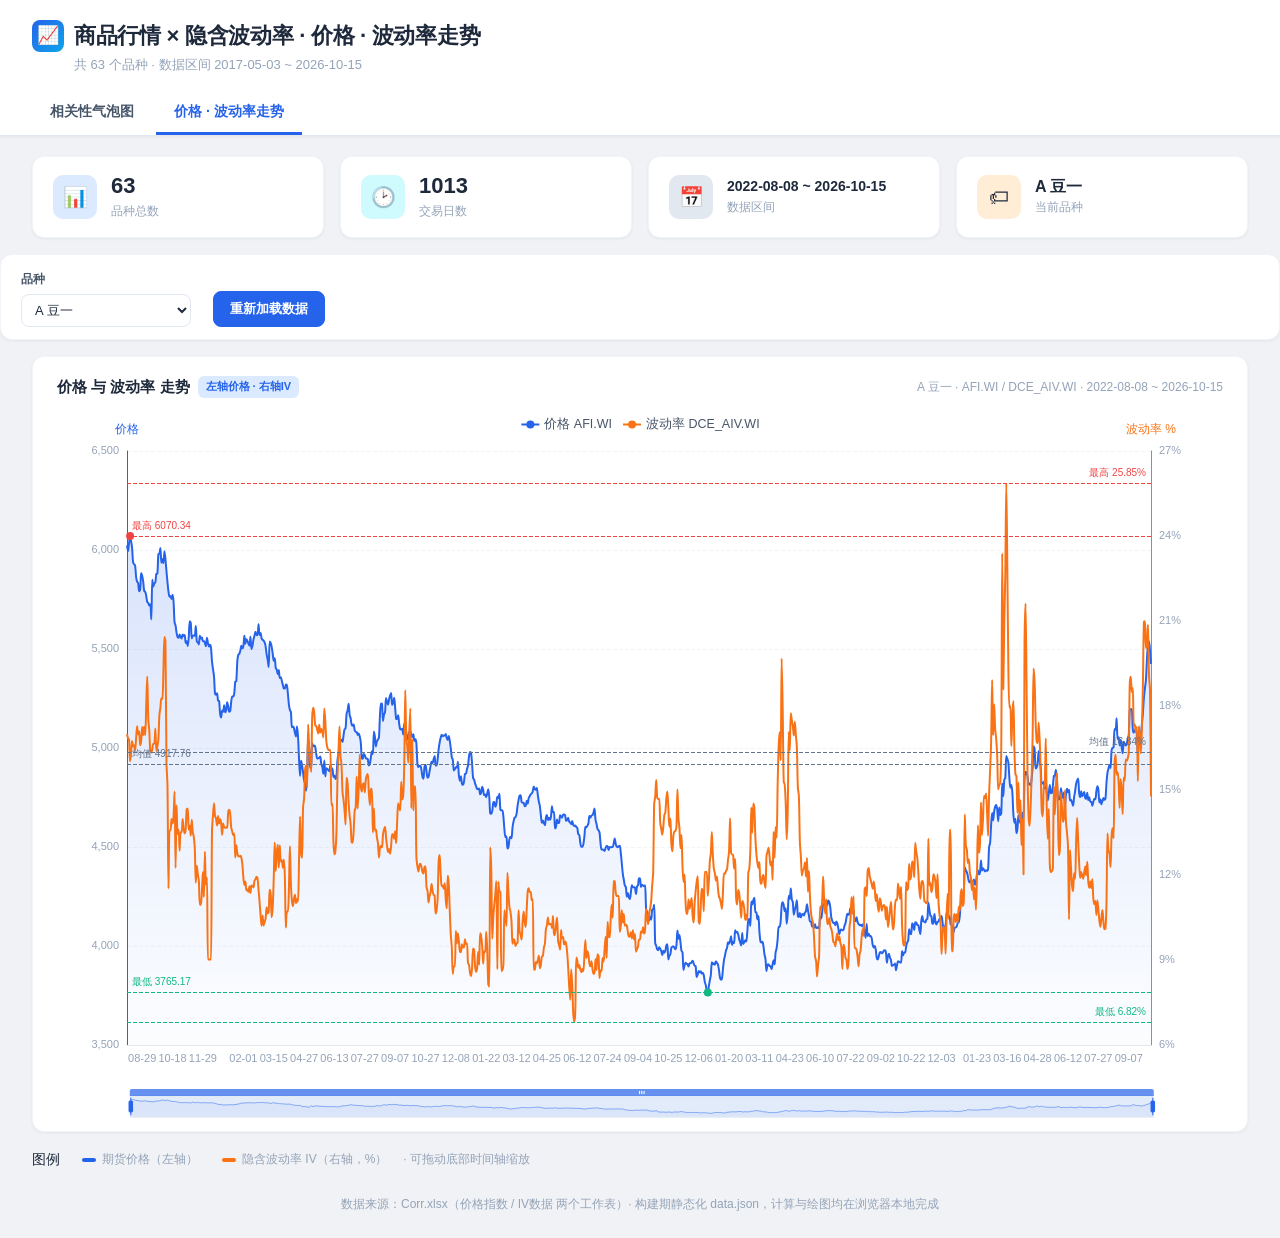
<file: static/corr/trend.html>
<!DOCTYPE html>
<html lang="zh-CN">
<head>
<meta charset="UTF-8" />
<meta name="viewport" content="width=device-width, initial-scale=1.0" />
<title>价格 · 波动率走势 · 商品行情 × 隐含波动率</title>
<script src="./libs/echarts.min.js"></script>
<script src="./compute.js"></script>
<script src="./names.js"></script>
<link rel="stylesheet" href="./common.css" />
<style>
  /* 页面特有样式（共享基础样式见 common.css） */
  .header-title h1 .icon {
    width: 32px; height: 32px; background: linear-gradient(135deg, var(--color-primary), #0ea5e9);
    border-radius: 8px; display: inline-flex; align-items: center; justify-content: center;
    color: white; font-size: 18px; flex-shrink: 0;
  }
  .stat-icon.cyan { background: #cffafe; }
  .stat-icon.gray { background: #e2e8f0; }
  .stat-icon.orange { background: #ffedd5; }
  select { padding: 7px 9px; border: 1px solid var(--border-color); border-radius: var(--radius-sm); background: #fff; color: var(--text-primary); font-size: 13px; min-width: 170px; cursor: pointer; }
  .scatter-chart { width: 100%; height: 720px; }
  .legend-bar { max-width: 1440px; margin: 16px auto 0; padding: 0 32px; display: flex; align-items: center; gap: 16px; flex-wrap: wrap; }
  .legend-inline { display: flex; gap: 18px; align-items: center; font-size: 12px; color: var(--text-muted); }
  .swatch { display: inline-block; width: 14px; height: 4px; border-radius: 3px; vertical-align: middle; margin: 0 6px; }
</style>
</head>
<body>

<div class="loading-overlay" id="loadingOverlay">
  <div class="loading-spinner"></div>
  <div class="loading-text" id="loadingText">正在加载数据 ...</div>
</div>

<header class="header">
  <div class="header-inner">
    <div class="header-title">
      <h1>
        <span class="icon">&#128200;</span>
        商品行情 × 隐含波动率 · 价格 · 波动率走势
      </h1>
      <div class="subtitle" id="subtitle">加载中...</div>
    </div>
  </div>
  <nav class="topnav">
    <a href="index.html">相关性气泡图</a>
    <a href="trend.html" class="active">价格 · 波动率走势</a>
  </nav>
</header>

<!-- Stats -->
<div class="stats-bar" id="statsBar">
  <div class="stat-card">
    <div class="stat-icon blue">&#128202;</div>
    <div><div class="stat-value" id="statTotal">-</div><div class="stat-label">品种总数</div></div>
  </div>
  <div class="stat-card">
    <div class="stat-icon cyan">&#128337;</div>
    <div><div class="stat-value" id="statDays">-</div><div class="stat-label">交易日数</div></div>
  </div>
  <div class="stat-card">
    <div class="stat-icon gray">&#128197;</div>
    <div><div class="stat-value" id="statRange" style="font-size:14px;line-height:1.3">-</div><div class="stat-label">数据区间</div></div>
  </div>
  <div class="stat-card">
    <div class="stat-icon orange">&#127991;</div>
    <div><div class="stat-value" id="statCurrent" style="font-size:16px">-</div><div class="stat-label">当前品种</div></div>
  </div>
</div>

<!-- Toolbar -->
<div class="toolbar-card">
  <div class="field">
    <label>品种</label>
    <select id="productSelect"></select>
  </div>
  <div class="field">
    <label>&nbsp;</label>
    <div class="row">
      <button class="btn" id="reloadBtn">重新加载数据</button>
    </div>
  </div>
</div>

<!-- Chart -->
<div class="scatter-card">
  <div class="scatter-card-inner">
    <div class="scatter-head">
      <div class="scatter-title">价格 与 波动率 走势 <span class="tag">左轴价格 · 右轴IV</span></div>
      <div class="scatter-sub" id="trendSub">选择上方品种，查看其价格（左轴）与隐含波动率（右轴）的历史走势</div>
    </div>
    <div id="trend" class="scatter-chart"></div>
  </div>
</div>

<!-- Legend -->
<div class="legend-bar">
  <span class="label">图例</span>
  <span class="legend-inline">
    <span><span class="swatch" style="background:#2563eb"></span>期货价格（左轴）</span>
    <span><span class="swatch" style="background:#f97316"></span>隐含波动率 IV（右轴，%）</span>
  </span>
  <span class="legend-inline"><span>· 可拖动底部时间轴缩放</span></span>
</div>

<div class="toast" id="toast"></div>

<footer>数据来源：Corr.xlsx（价格指数 / IV数据 两个工作表）· 构建期静态化 data.json，计算与绘图均在浏览器本地完成</footer>

<script>
(function(){
  "use strict";
  // 品种中文名（CN / displayName）来自共享的 names.js（全局），此处不再重复定义
  // 横轴年份标签相关的命名常量（替代魔法数字）
  var YEAR_LABEL_GUARD = 12;  // 年初标签前后多少索引内抑制普通月日标签
  var DATE_LABEL_STEP = 5;   // 普通月日标签的候选步长（交给 hideOverlap 疏排）

  var state = { model:null, base:null, priceMat:null, ivMat:null };
  var trendChart;
  var $ = function(id){ return document.getElementById(id); };

  function showToast(msg, type){
    var t = $("toast"); t.textContent = msg;
    t.className = "toast show " + (type || "");
    setTimeout(function(){ t.className = "toast " + (type || ""); }, 3600);
  }
  function showLoading(text){
    $("loadingText").textContent = text || "加载中...";
    $("loadingOverlay").classList.remove("hidden");
  }
  function hideLoading(){ $("loadingOverlay").classList.add("hidden"); }

  // ---- 自动加载数据：fetch 构建期静态化的 data.json（不再依赖浏览器解析 xlsx）----
  function loadData(){
    showLoading("正在加载数据 ...");
    fetch("./data.json")
      .then(function(r){
        if(!r.ok) throw new Error("HTTP " + r.status);
        return r.json();
      })
      .then(function(j){
        state.priceMat = j.price;
        state.ivMat = j.iv;
        // 走势页只需原始价格/IV 序列，窗口/模式不影响展示，用默认即可
        state.model = CorrAnalyzer.parseWorkbookData(j.price, j.iv, { window: 20, ivMode: "pct" });
        $("subtitle").textContent = "共 " + state.model.products.length + " 个品种 · 数据区间 " +
          state.model.minDate + " ~ " + state.model.maxDate;
        hideLoading();
        populateProducts();
        renderTrend();
      })
      .catch(function(err){
        console.error(err);
        hideLoading();
        showToast("数据加载失败：" + err.message + "（请用项目目录下的 start.bat 启动本地服务后访问）", "error");
        $("subtitle").textContent = "加载失败，请用项目目录下的 start.bat 启动本地服务";
      });
  }

  function populateProducts(){
    var sel = $("productSelect"); sel.innerHTML = "";
    var list = state.model.products.slice().sort(function(a, b){
      return a.base < b.base ? -1 : (a.base > b.base ? 1 : 0);
    });
    list.forEach(function(p){
      var o = document.createElement("option");
      o.value = p.base; o.textContent = displayName(p.base);
      sel.appendChild(o);
    });
    state.base = list.length ? list[0].base : null;
    sel.value = state.base || "";
  }

  function currentProduct(){
    if(!state.model || !state.base) return null;
    for(var i = 0; i < state.model.products.length; i++){
      if(state.model.products[i].base === state.base) return state.model.products[i];
    }
    return null;
  }

  function renderTrend(){
    var pr = currentProduct();
    if(!pr){ trendChart.clear(); return; }

    var dates = pr.D;
    var price = pr.P;
    var ivPct = pr.V.map(function(v){ return v == null ? null : v * 100; });

    // 年份分界标记：每个自然年的首个交易日才显示年份，避免逐日重复年份导致杂乱
    var yearStartMap = {};
    var yearIdx = [];
    dates.forEach(function(d, i){
      var isStart = (i === 0) || (d.slice(0, 4) !== dates[i-1].slice(0, 4));
      yearStartMap[d] = isStart;
      if(isStart) yearIdx.push(i);
    });
    function nearYearStart(idx){
      for(var k = 0; k < yearIdx.length; k++){
        if(Math.abs(yearIdx[k] - idx) < YEAR_LABEL_GUARD) return true;
      }
      return false;
    }

    var pMin = Math.min.apply(null, price.filter(function(x){ return x != null; }));
    var pMax = Math.max.apply(null, price.filter(function(x){ return x != null; }));
    var iMin = Math.min.apply(null, ivPct.filter(function(x){ return x != null; }));
    var iMax = Math.max.apply(null, ivPct.filter(function(x){ return x != null; }));

    var option = {
      backgroundColor: "transparent",
      grid: { left: 70, right: 72, top: 48, bottom: 78 },
      tooltip: {
        trigger: "axis", backgroundColor: "rgba(30,41,59,0.95)", borderColor: "transparent",
        padding: [10, 14], textStyle: { color: "#fff", fontSize: 12 }, extraCssText: "border-radius:8px;",
        formatter: function(ps){
          var s = '<b>' + ps[0].axisValue + '</b><br/>';
          ps.forEach(function(p){
            var isIv = p.seriesName.indexOf('波动率') >= 0;
            var v = (p.value == null) ? '—' : (isIv ? p.value.toFixed(2) + '%' : p.value.toFixed(2));
            s += p.marker + p.seriesName + '：<b>' + v + '</b><br/>';
          });
          return s;
        }
      },
      legend: {
        data: ["价格 " + pr.priceCode, "波动率 " + pr.ivCode],
        top: 10, left: "center", itemWidth: 18, itemHeight: 10, textStyle: { color: "#475569", fontSize: 12.5 }
      },
      xAxis: {
        type: "category", data: dates, boundaryGap: false,
        axisLine: { lineStyle: { color: "#e2e8f0" } },
        axisLabel: {
          color: "#94a3b8", fontSize: 11, align: "center", hideOverlap: true,
          // 强制每年首个交易日必显（含年份），其余月日标签交给 hideOverlap 自动疏排，
          // 避免默认 interval 把后续年份标签也一并隐藏
          interval: function(idx){
            if(yearStartMap[dates[idx]]) return true;   // 年份标签必显
            if(nearYearStart(idx)) return false;         // 让出年初附近空间
            return idx % DATE_LABEL_STEP === 0;            // 普通月日候选，由 hideOverlap 去重
          },
          // 年份仅在每年首个交易日显示完整日期，其余仅显示月日，避免冗余
          formatter: function(v){ return yearStartMap[v] ? v : v.slice(5); }
        },
        axisTick: { show: false }
      },
      yAxis: [
        {
          type: "value", name: "价格", position: "left", scale: true,
          nameTextStyle: { color: "#2563eb", fontSize: 12 },
          axisLine: { show: true, lineStyle: { color: "#2563eb" } },
          axisLabel: { color: "#94a3b8", fontSize: 11 },
          splitLine: { lineStyle: { color: "#f1f5f9", type: "dashed" } }
        },
        {
          type: "value", name: "波动率 %", position: "right", scale: true,
          nameTextStyle: { color: "#f97316", fontSize: 12 },
          axisLine: { show: true, lineStyle: { color: "#f97316" } },
          axisLabel: { color: "#94a3b8", fontSize: 11, formatter: "{value}%" },
          splitLine: { show: false }
        }
      ],
      dataZoom: [
        {
          type: "slider", xAxisIndex: 0, bottom: 12, height: 22,
          borderColor: "#e2e8f0", backgroundColor: "#f8fafc", fillerColor: "rgba(37,99,235,0.10)",
          handleSize: "80%", handleStyle: { color: "#2563eb", borderColor: "#2563eb" },
          moveHandleStyle: { color: "#2563eb" }, textStyle: { color: "#94a3b8", fontSize: 10 },
          dataBackground: { lineStyle: { color: "#cbd5e1" }, areaStyle: { color: "rgba(203,213,225,0.3)" } },
          selectedDataBackground: { lineStyle: { color: "#2563eb" }, areaStyle: { color: "rgba(37,99,235,0.2)" } }
        },
        { type: "inside", xAxisIndex: 0 }
      ],
      series: [
        {
          name: "价格 " + pr.priceCode, type: "line", yAxisIndex: 0, data: price,
          smooth: 0.3, symbol: "none", sampling: "lttb",
          lineStyle: { width: 2, color: "#2563eb" }, itemStyle: { color: "#2563eb" },
          areaStyle: { color: new echarts.graphic.LinearGradient(0, 0, 0, 1, [
            { offset: 0, color: "#2563eb40" }, { offset: 1, color: "#2563eb05" }
          ]) },
          markLine: {
            symbol: "none", precision: 2,
            data: [
              { yAxis: pMin, lineStyle: { color: "#10b981", type: "dashed", width: 1 }, label: { formatter: "最低 {c}", color: "#10b981", fontSize: 10, position: "insideStartTop" } },
              { yAxis: (pMin + pMax) / 2, lineStyle: { color: "#64748b", type: "dashed", width: 1 }, label: { formatter: "均值 {c}", color: "#64748b", fontSize: 10, position: "insideStartTop" } },
              { yAxis: pMax, lineStyle: { color: "#ef4444", type: "dashed", width: 1 }, label: { formatter: "最高 {c}", color: "#ef4444", fontSize: 10, position: "insideStartTop" } }
            ]
          },
          markPoint: {
            symbol: "circle", symbolSize: 8, data: [
              { type: "max", name: "最高", itemStyle: { color: "#ef4444" }, label: { show: false } },
              { type: "min", name: "最低", itemStyle: { color: "#10b981" }, label: { show: false } }
            ]
          }
        },
        {
          name: "波动率 " + pr.ivCode, type: "line", yAxisIndex: 1, data: ivPct,
          smooth: 0.3, symbol: "none", sampling: "lttb",
          lineStyle: { width: 2, color: "#f97316" }, itemStyle: { color: "#f97316" },
          markLine: {
            symbol: "none", precision: 2,
            data: [
              { yAxis: iMin, lineStyle: { color: "#10b981", type: "dashed", width: 1 }, label: { formatter: "最低 {c}%", color: "#10b981", fontSize: 10, position: "insideEndTop" } },
              { yAxis: (iMin + iMax) / 2, lineStyle: { color: "#64748b", type: "dashed", width: 1 }, label: { formatter: "均值 {c}%", color: "#64748b", fontSize: 10, position: "insideEndTop" } },
              { yAxis: iMax, lineStyle: { color: "#ef4444", type: "dashed", width: 1 }, label: { formatter: "最高 {c}%", color: "#ef4444", fontSize: 10, position: "insideEndTop" } }
            ]
          }
        }
      ]
    };
    trendChart.setOption(option, true);

    $("trendSub").textContent = displayName(pr.base) + " · " + pr.priceCode + " / " + pr.ivCode +
      " · " + dates[0] + " ~ " + dates[dates.length - 1];
    $("statTotal").textContent = state.model.products.length;
    $("statDays").textContent = dates.length;
    $("statRange").textContent = dates[0] + " ~ " + dates[dates.length - 1];
    $("statCurrent").textContent = displayName(pr.base);
  }

  // ---- 事件绑定 ----
  function bind(){
    $("productSelect").addEventListener("change", function(e){ state.base = e.target.value; renderTrend(); });
    $("reloadBtn").addEventListener("click", function(){ loadData(); });
  }

  // 静态版/本地版均无需心跳（无后端保活逻辑）

  function initCharts(){
    trendChart = echarts.init($("trend"));
    window.addEventListener("resize", function(){ trendChart.resize(); });
  }

  initCharts();
  bind();
  loadData();
})();
</script>
</body>
</html>
</file>
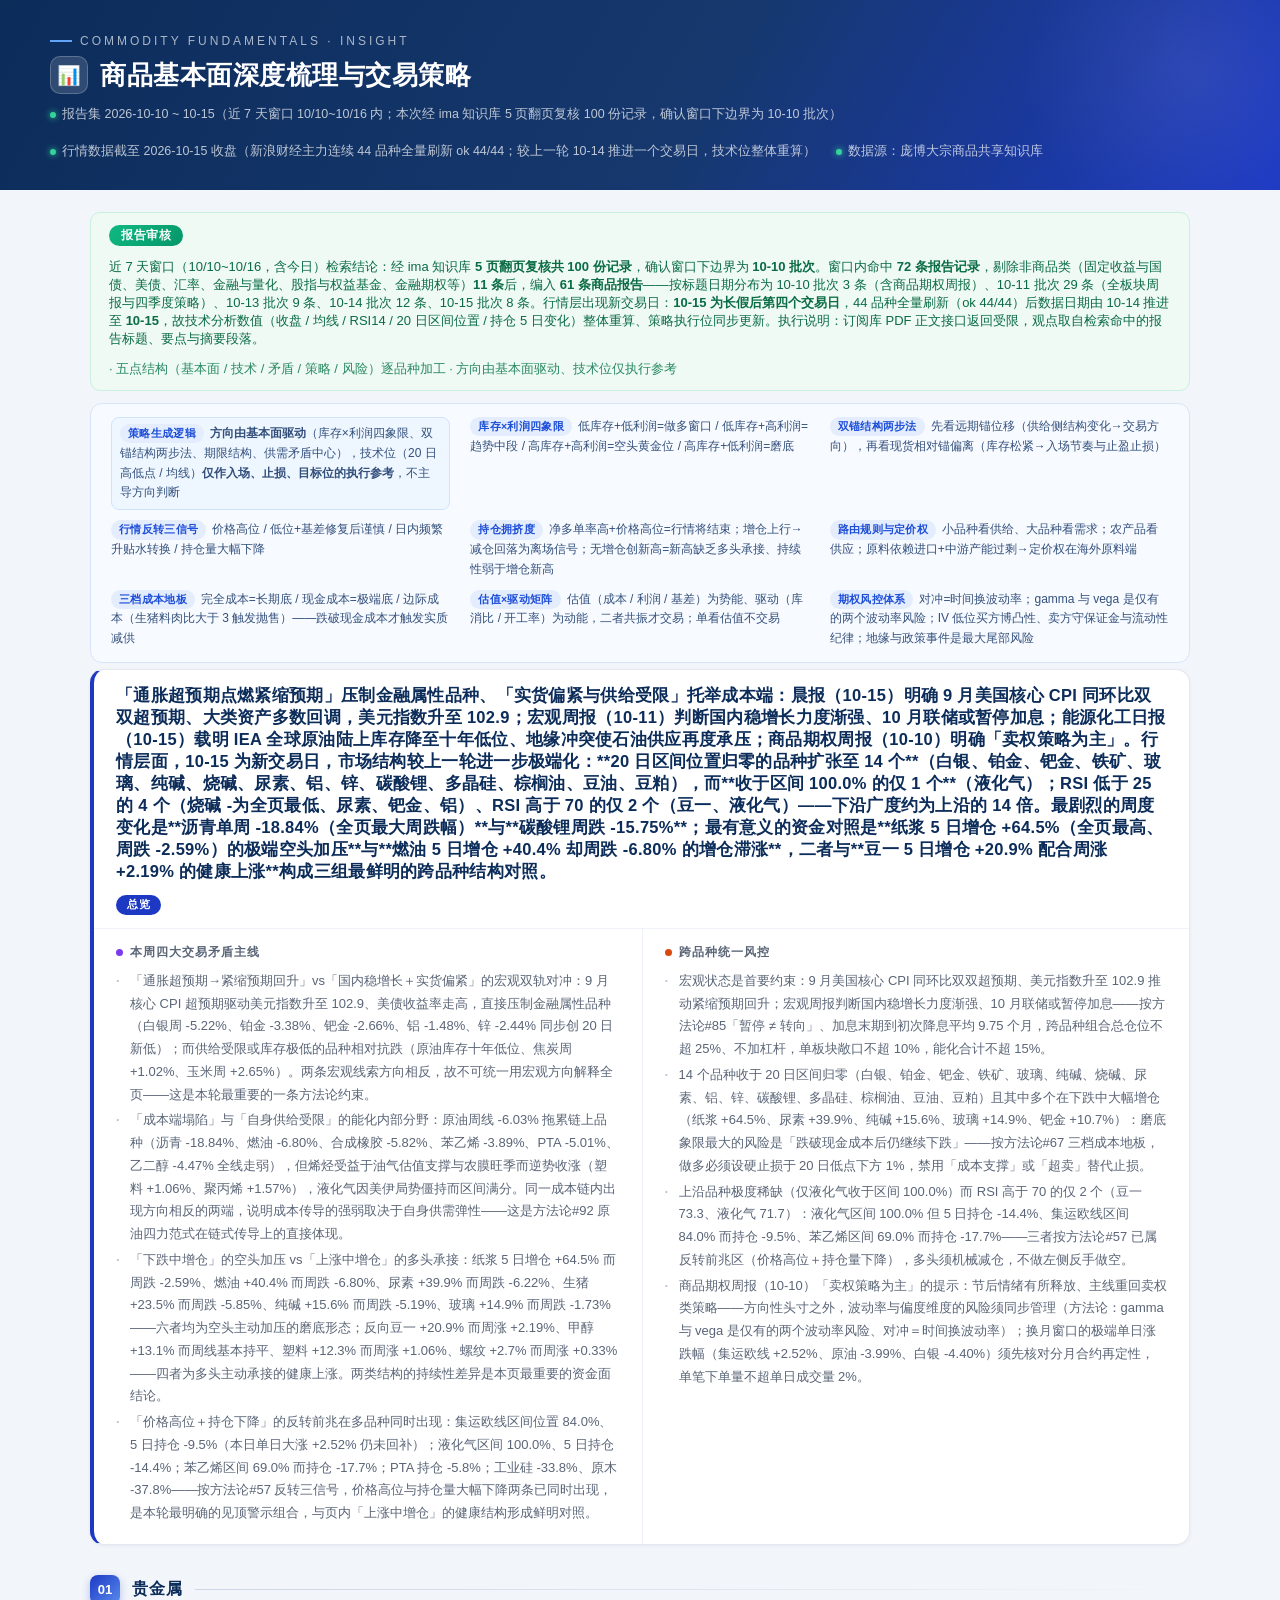
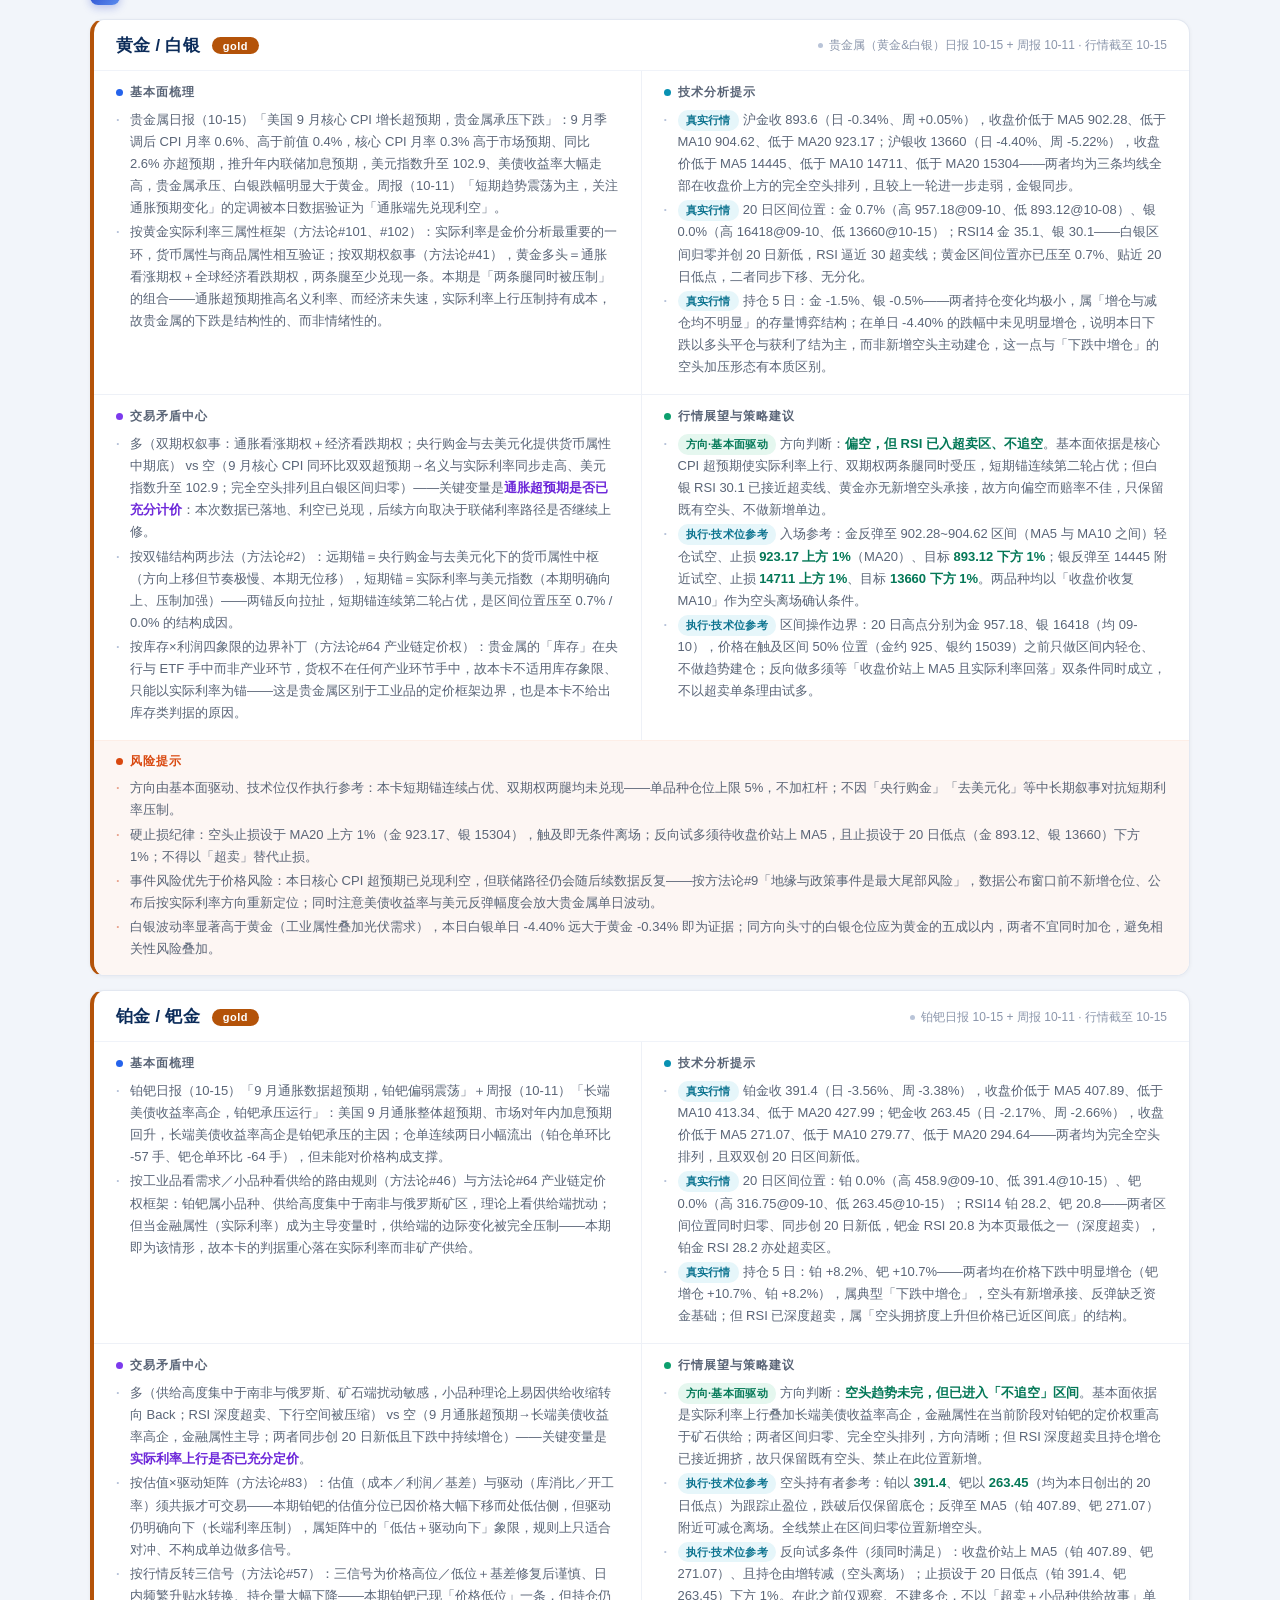
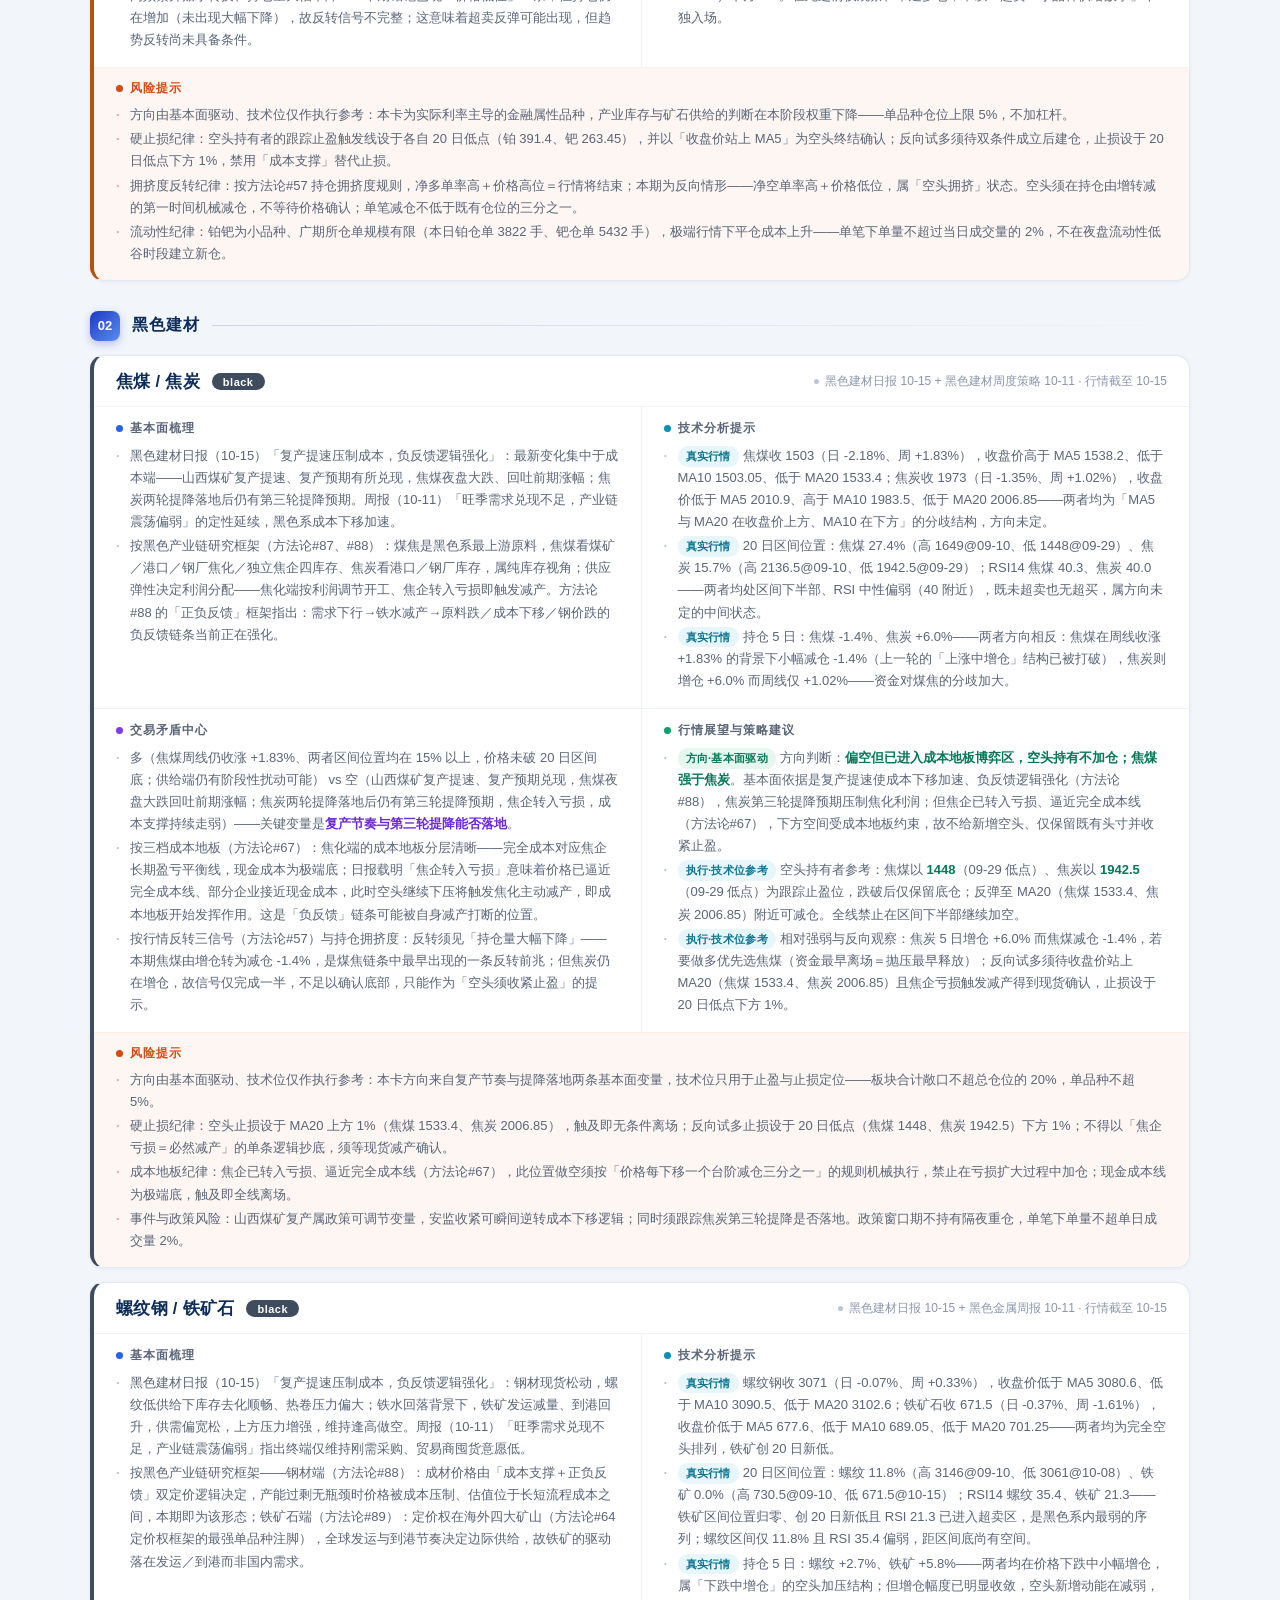
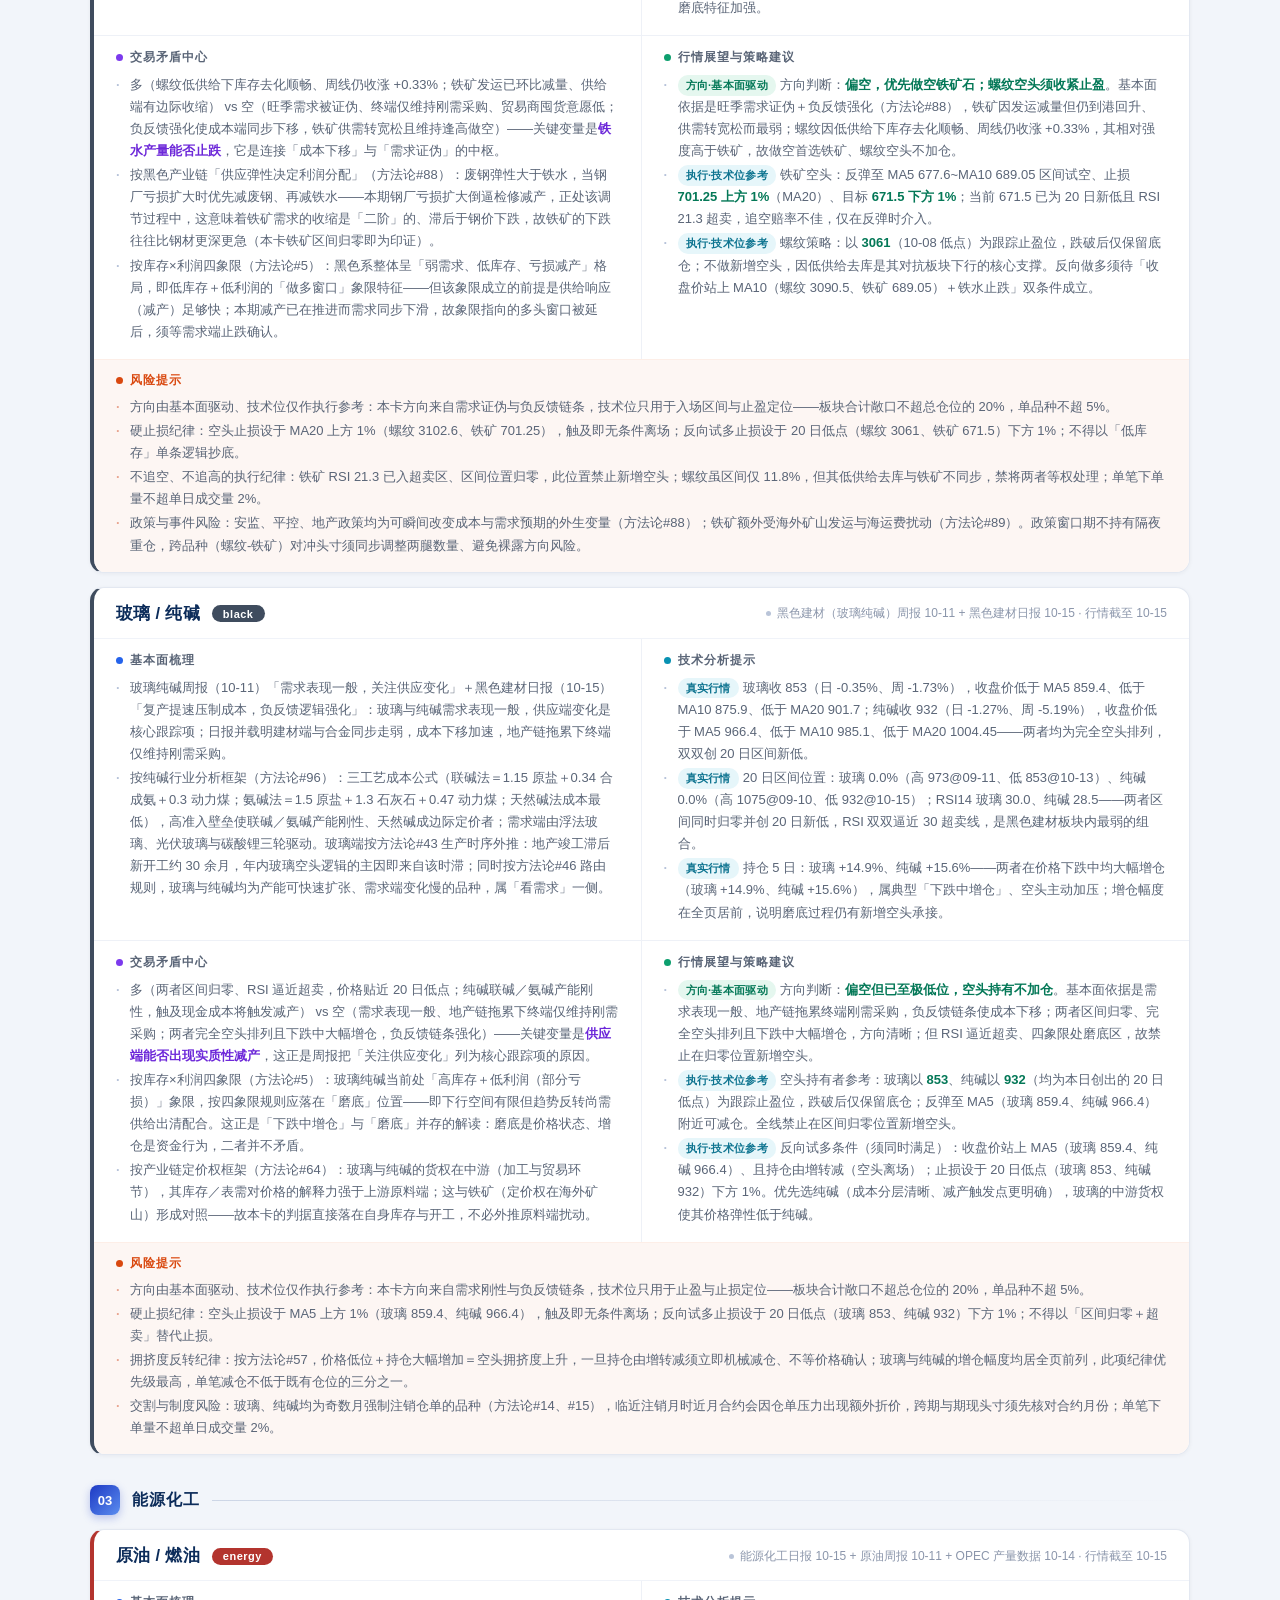
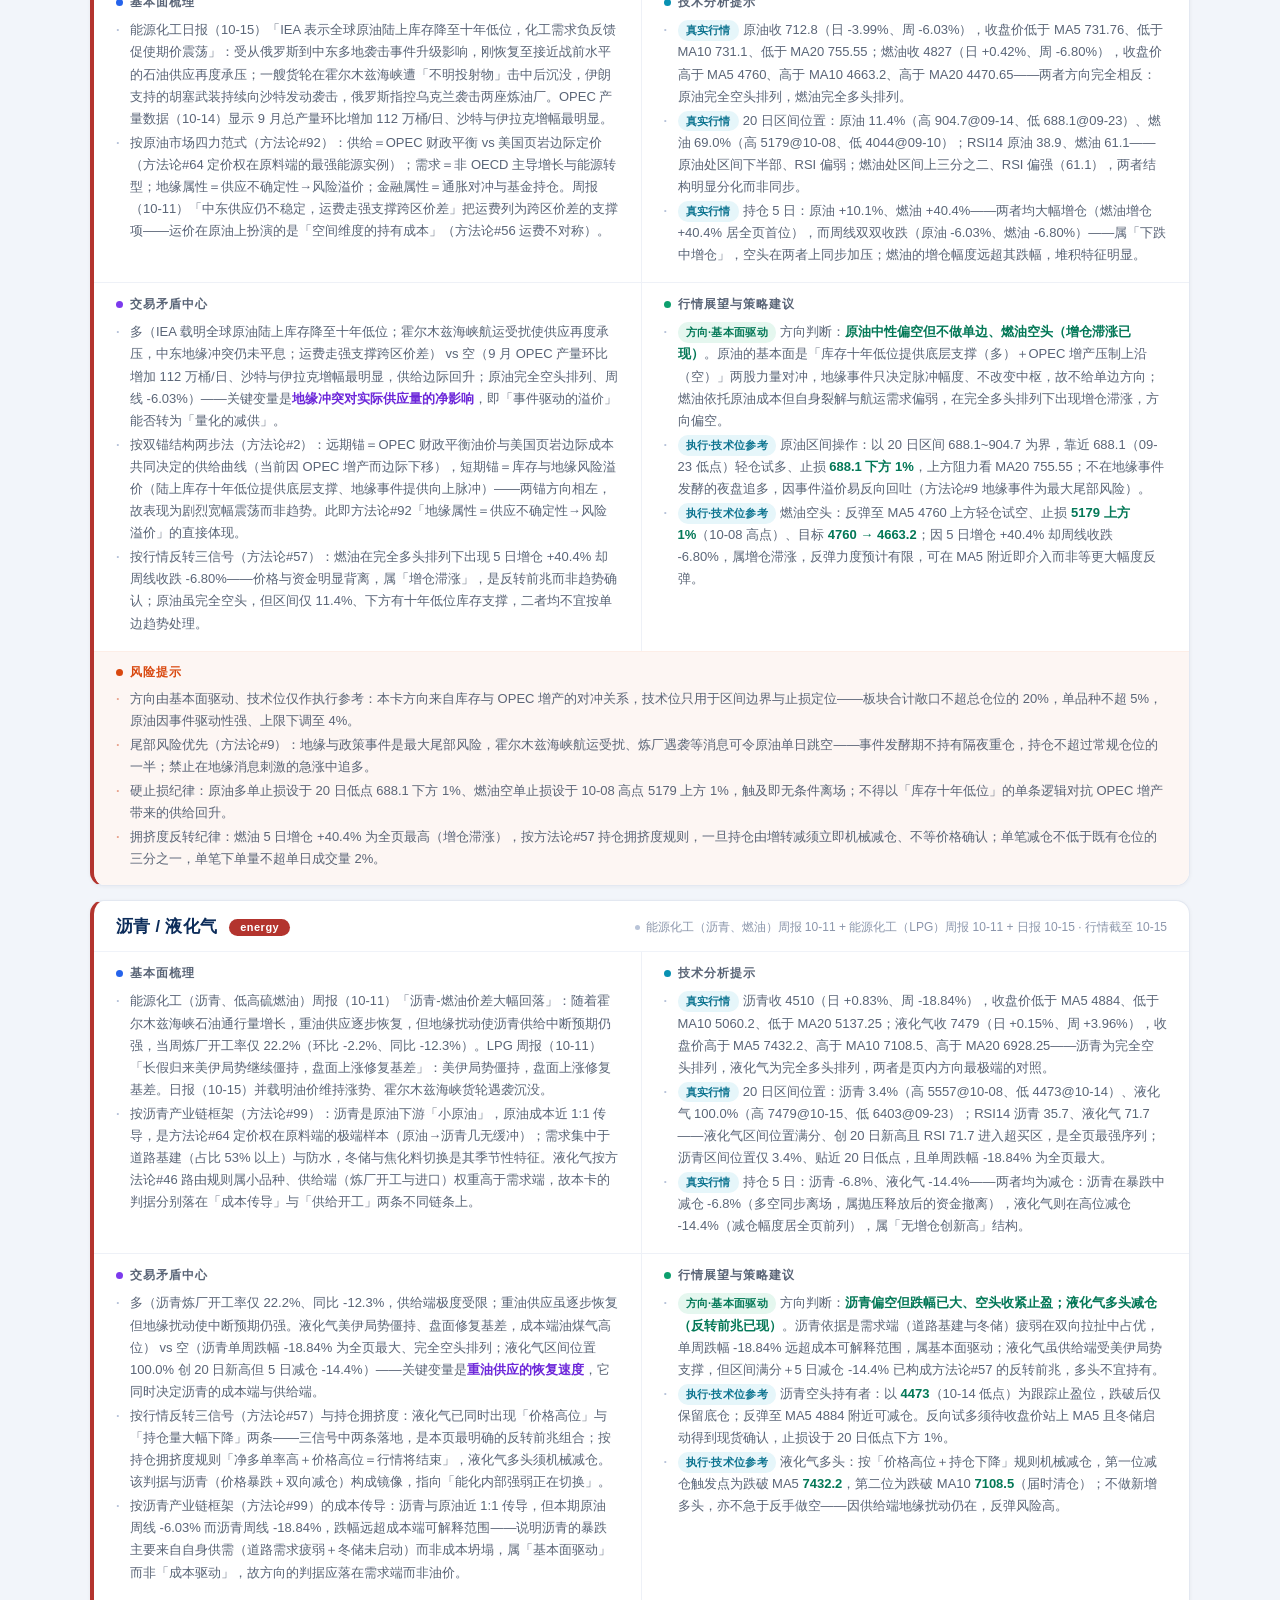
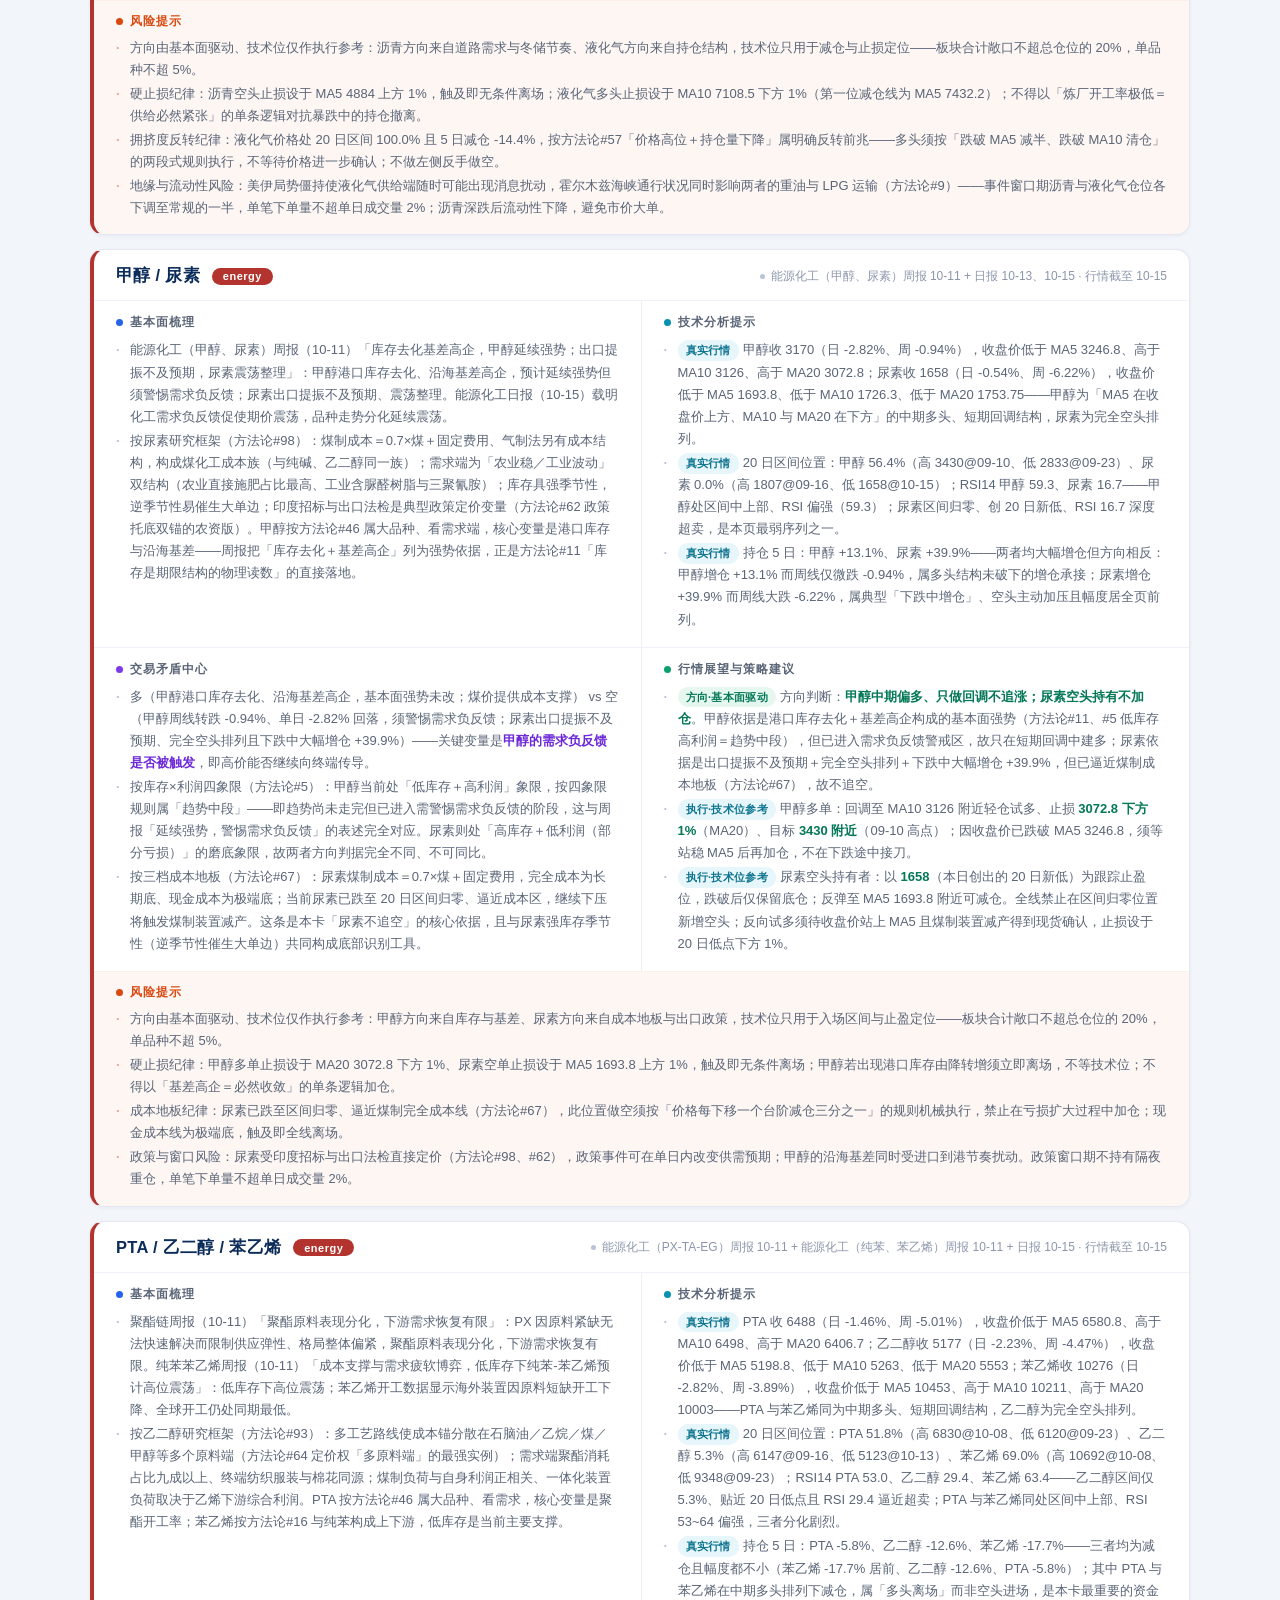
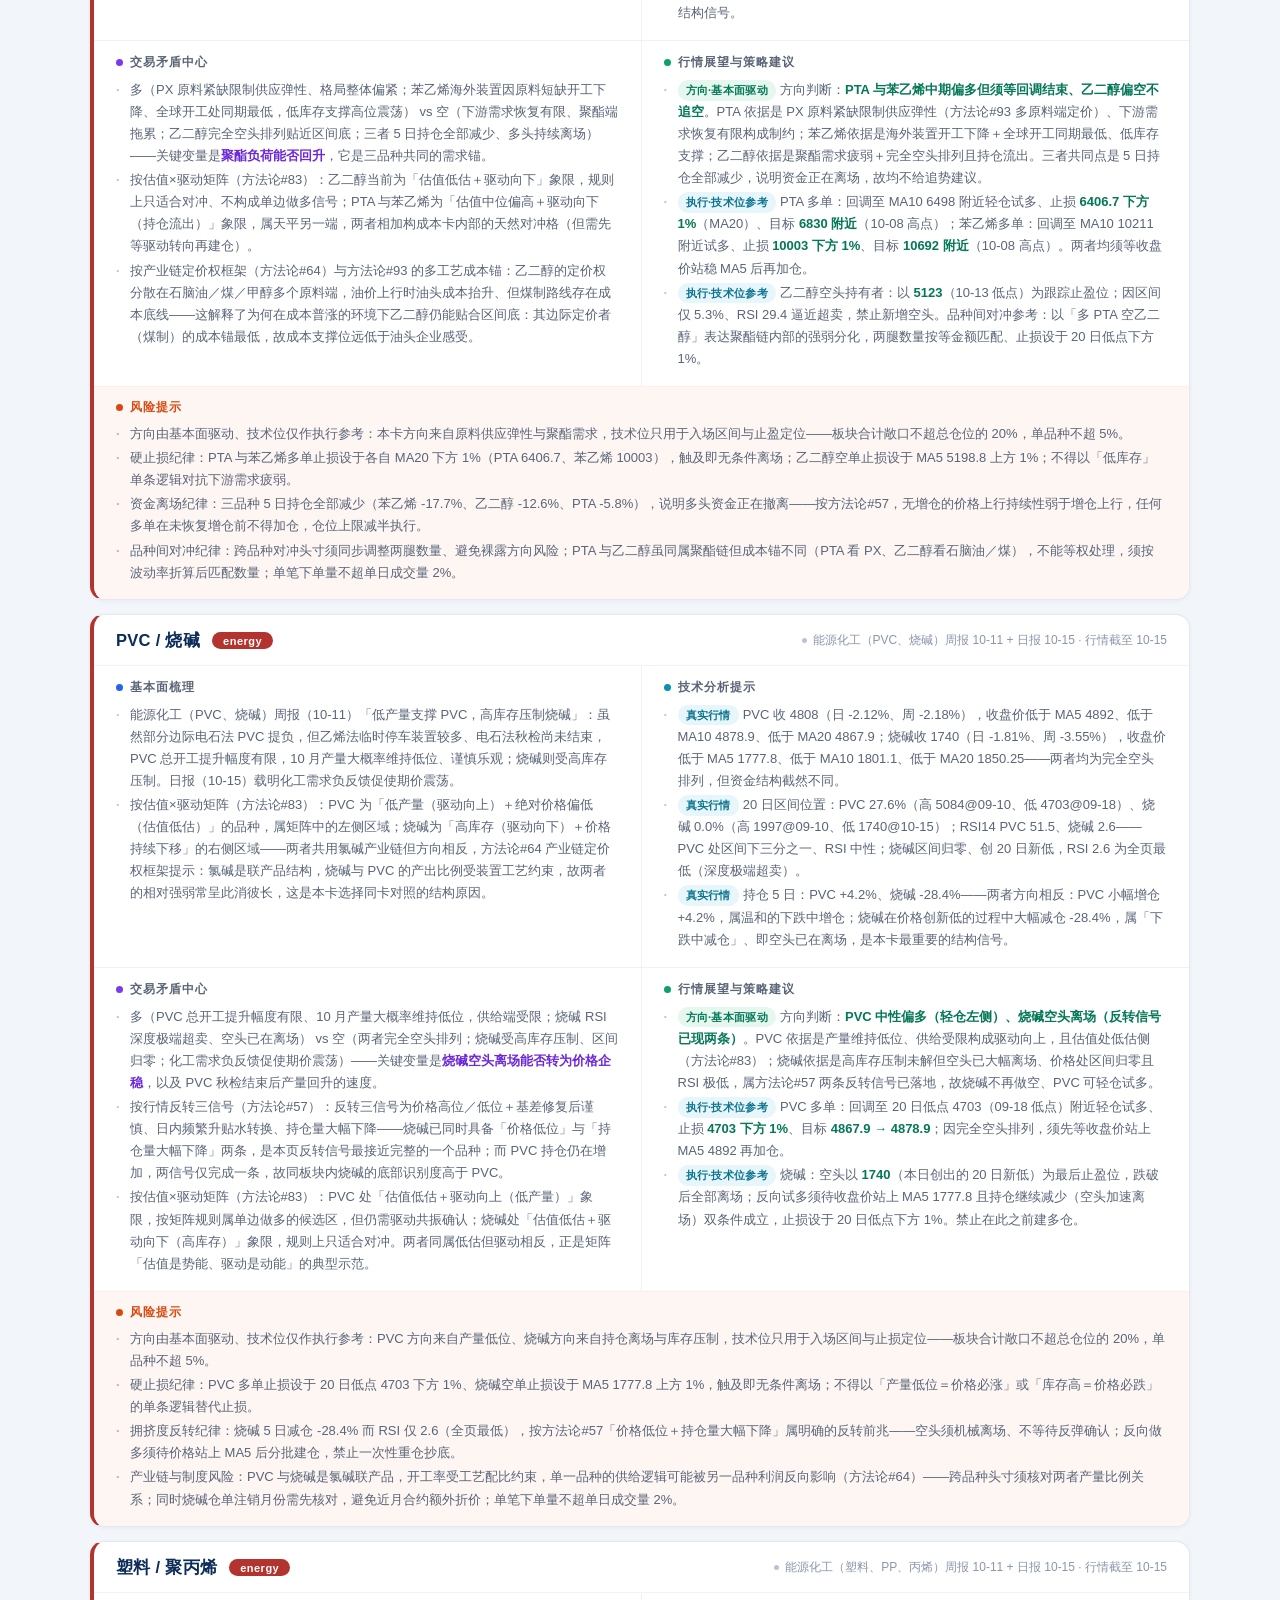
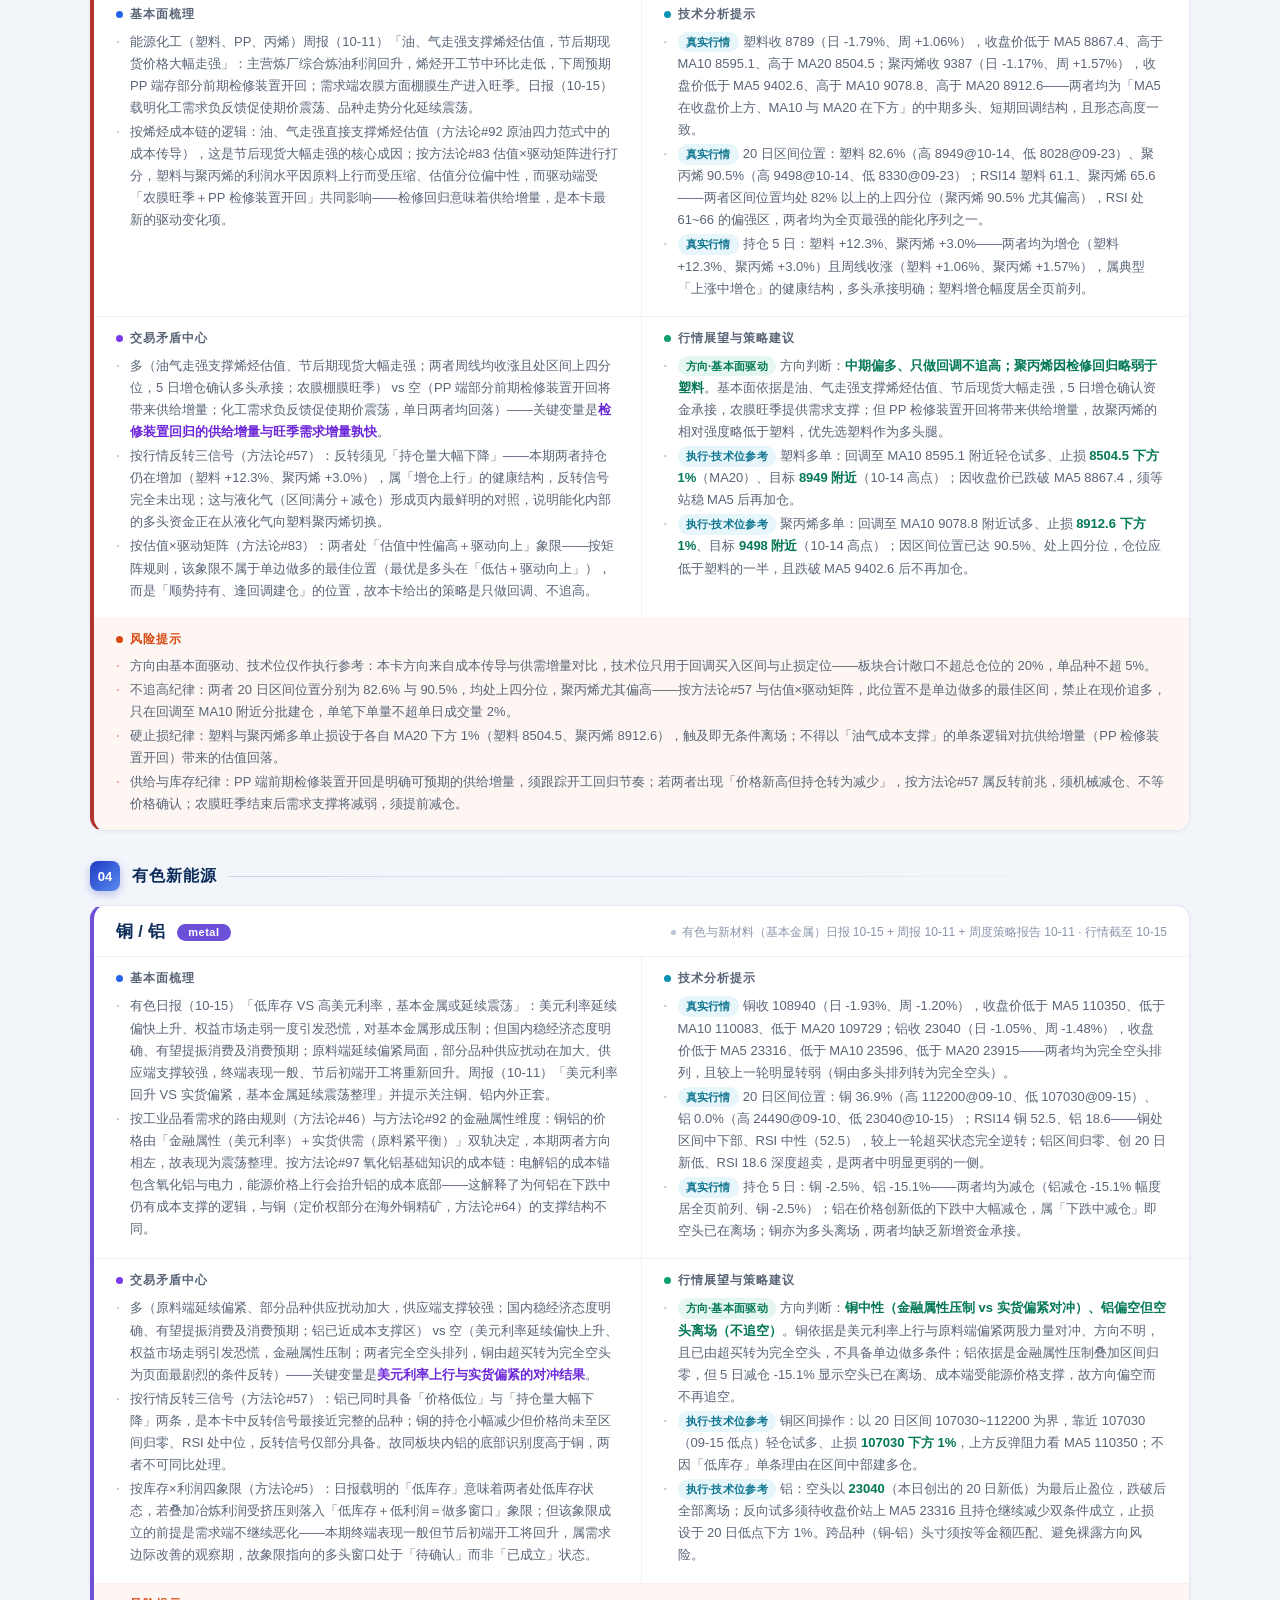
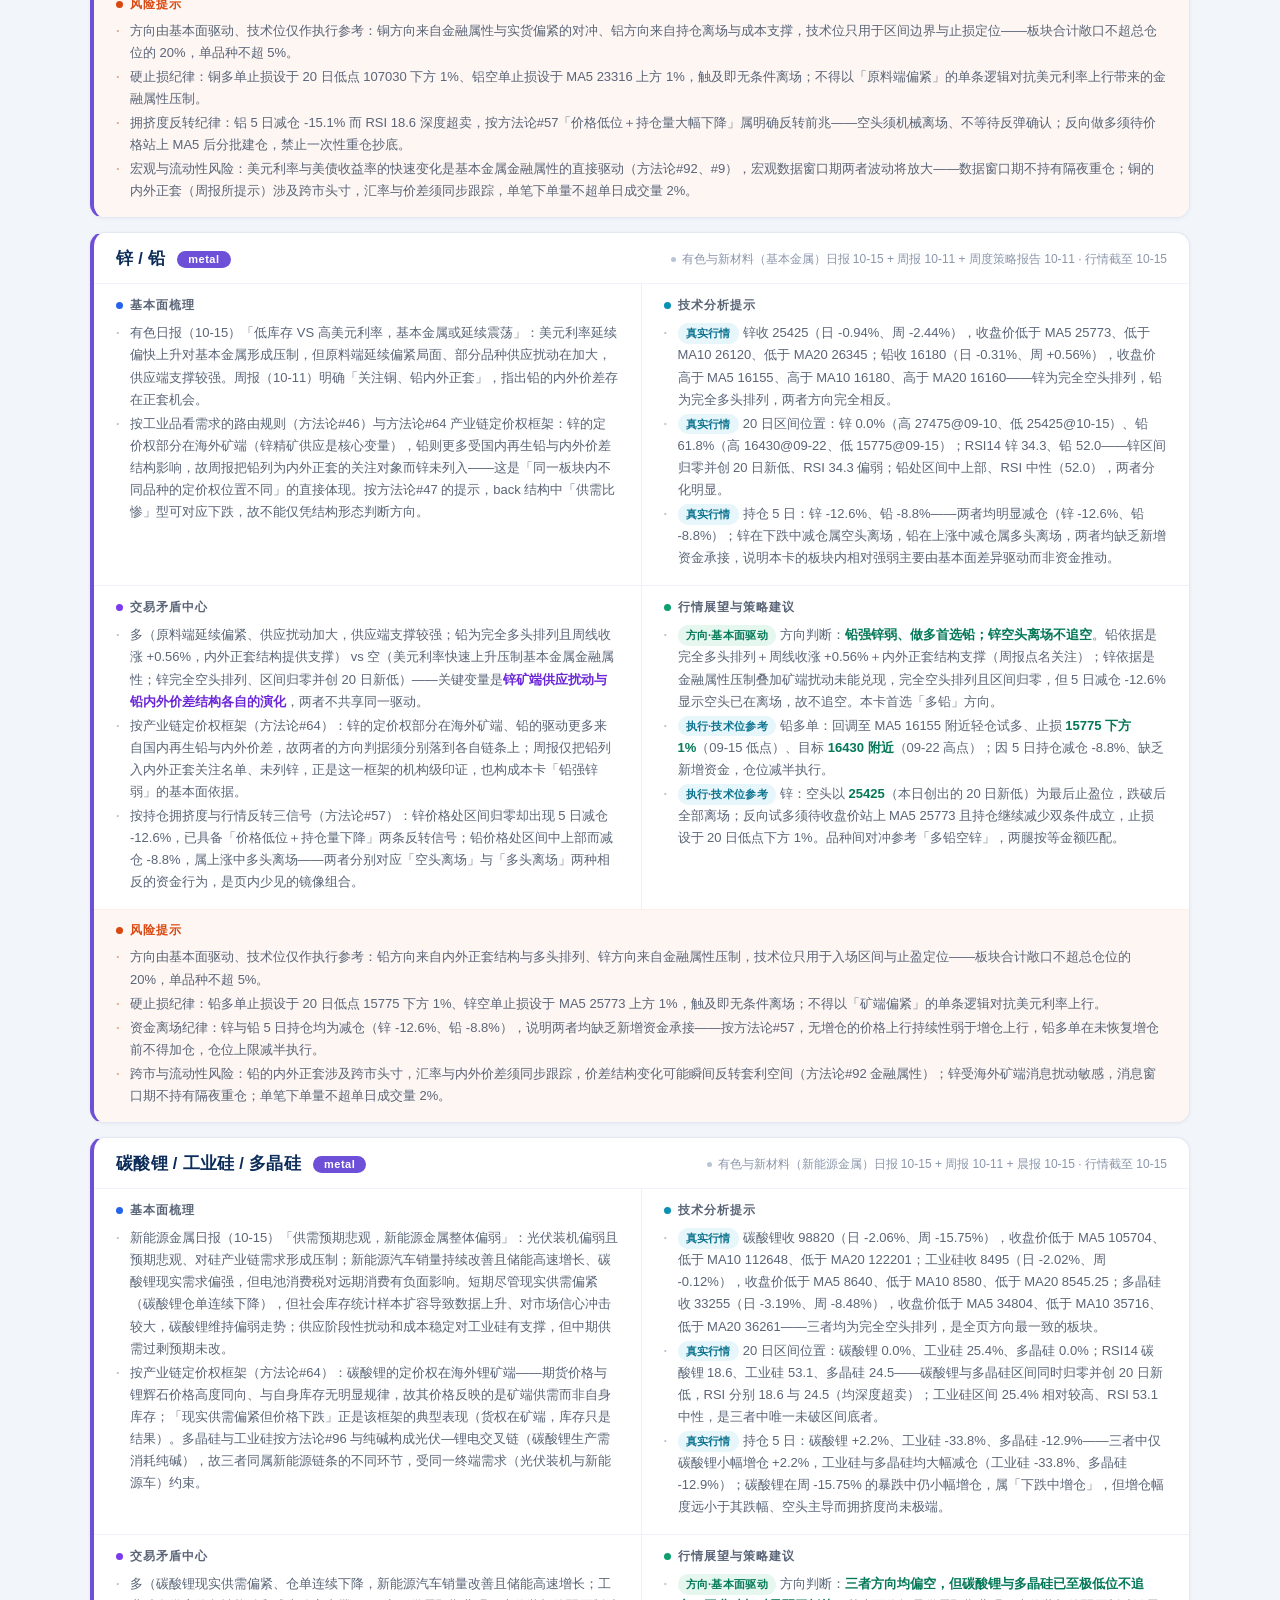
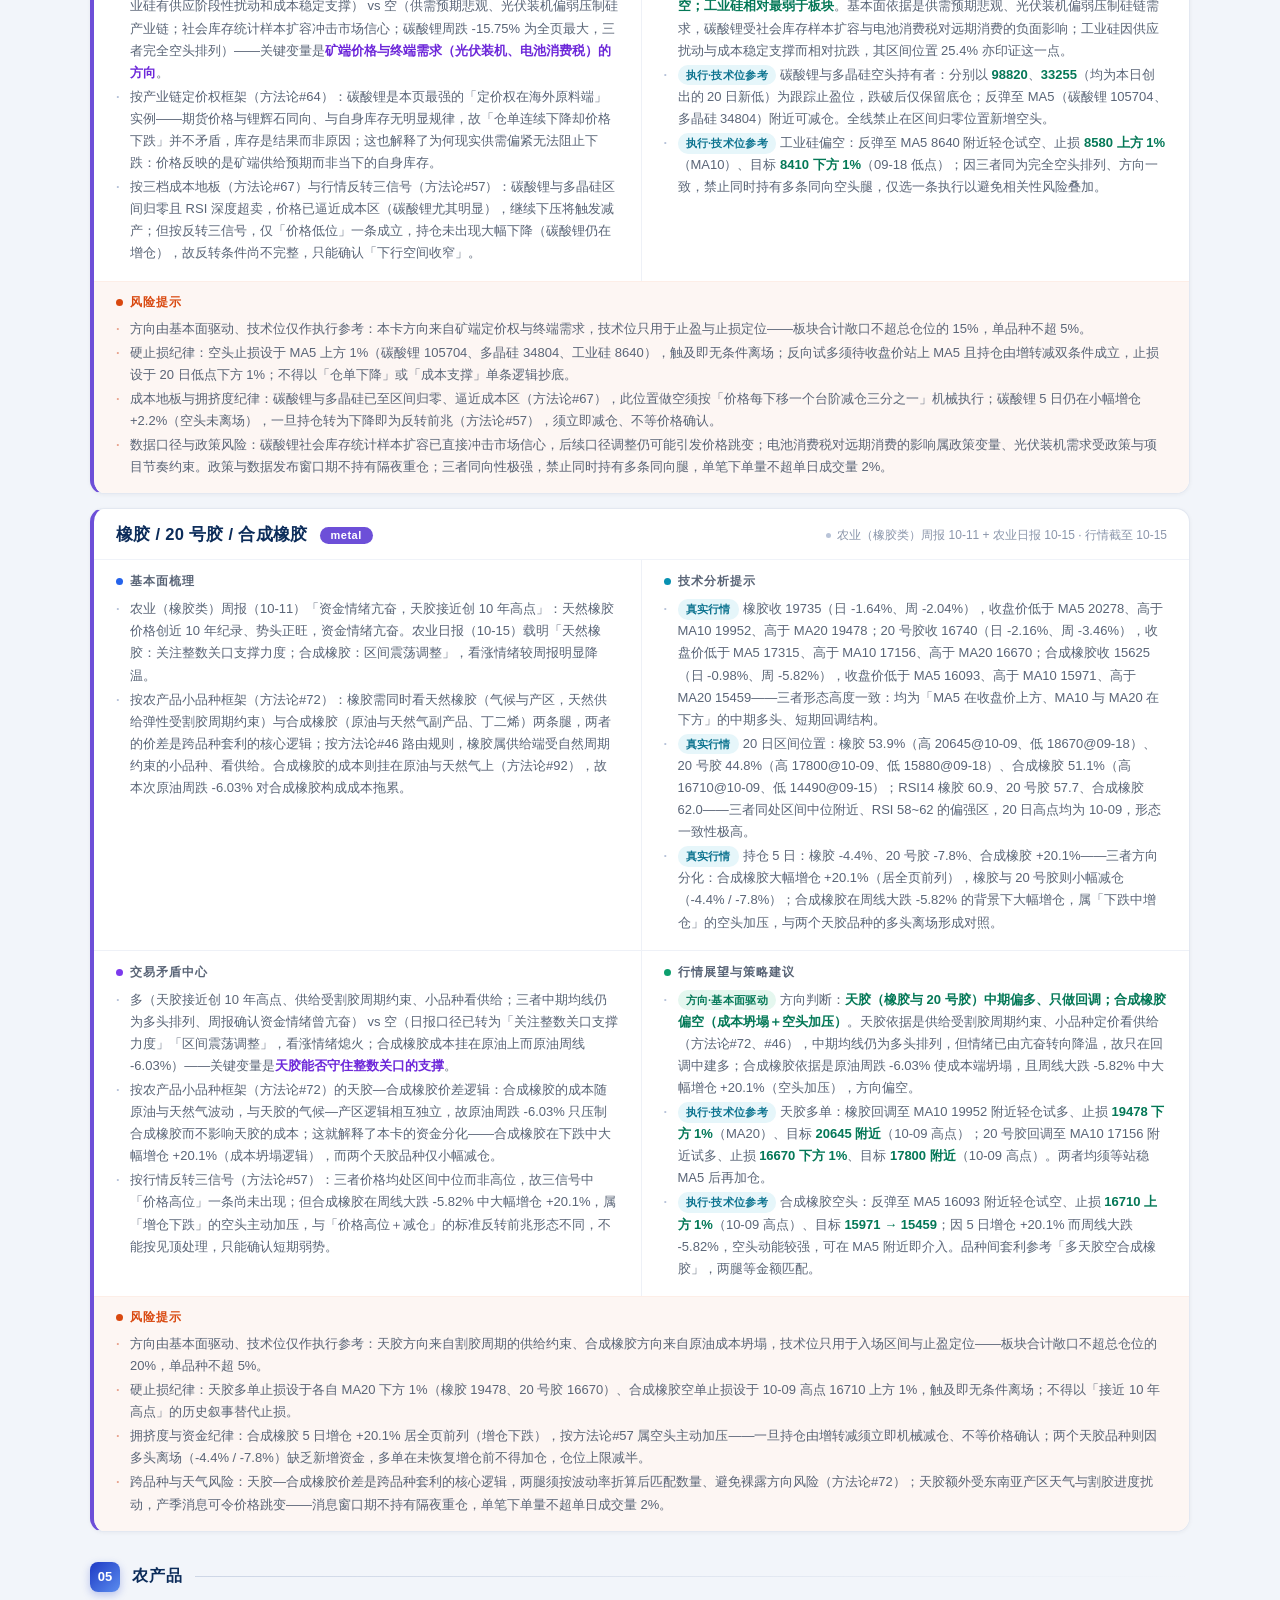
<file: static/fundamentals/insight.html>
<!DOCTYPE html>
<html lang="zh-CN">
<head>
<meta charset="UTF-8">
<meta name="viewport" content="width=device-width, initial-scale=1.0">
<title>商品基本面深度梳理与交易策略 · 庞博大宗商品共享知识库</title>
<style>
:root {
  --navy-900: #0c2c5a; --navy-700: #16386e; --navy-600: #1d39c4; --accent: #2563eb;
  --bg: #f2f5fa; --card: #ffffff; --border: #e3e8f1;
  --text: #1c2735; --text-2: #5a6577; --text-3: #8b96ab;
  --gold: #b45309; --black: #3f4c5e; --energy: #b3342e; --metal: #6d4fd8;
  --agri: #14855c; --ship: #0e7490;
  --c-fund: #2563eb; --c-tech: #0891b2; --c-conf: #7c3aed; --c-view: #0d9f6e; --c-risk: #d9480f;
}
* { box-sizing: border-box; margin: 0; padding: 0; }
body { font-family: -apple-system, BlinkMacSystemFont, "Segoe UI", "PingFang SC", "Microsoft YaHei", sans-serif; background: var(--bg); color: var(--text); padding: 0 0 56px; }
.hero { background: linear-gradient(120deg, var(--navy-900) 0%, var(--navy-700) 55%, var(--navy-600) 100%); color: #fff; padding: 34px 40px 30px; position: relative; overflow: hidden; }
.hero::after { content: ""; position: absolute; right: -80px; top: -100px; width: 340px; height: 340px; border-radius: 50%; background: radial-gradient(circle, rgba(255,255,255,.08), transparent 70%); }
.hero .inner { max-width: 1180px; margin: 0 auto; position: relative; z-index: 1; }
.hero .kicker { font-size: 12px; letter-spacing: 3px; color: rgba(255,255,255,.65); margin-bottom: 8px; display: flex; align-items: center; gap: 8px; }
.hero .kicker::before { content: ""; width: 22px; height: 2px; background: #60a5fa; display: inline-block; }
.hero h1 { font-size: 26px; font-weight: 700; display: flex; align-items: center; gap: 12px; letter-spacing: .5px; }
.hero h1 .logo { width: 38px; height: 38px; border-radius: 10px; background: rgba(255,255,255,.14); border: 1px solid rgba(255,255,255,.22); display: inline-flex; align-items: center; justify-content: center; font-size: 19px; backdrop-filter: blur(4px); }
.hero .meta { margin-top: 12px; font-size: 12.5px; color: rgba(255,255,255,.72); display: flex; gap: 20px; flex-wrap: wrap; }
.hero .meta span { display: inline-flex; align-items: center; gap: 6px; }
.hero .meta .dot { width: 6px; height: 6px; border-radius: 50%; background: #34d399; box-shadow: 0 0 6px #34d399; }
.container { max-width: 1180px; margin: 0 auto; padding: 0 40px; }
.audit-bar { display: flex; align-items: center; gap: 12px; background: #eefaf3; border: 1px solid #c9f0dc; color: #0b6b45; font-size: 13px; padding: 12px 18px; border-radius: 10px; margin: 22px 0 8px; flex-wrap: wrap; }
.audit-bar .badge { background: linear-gradient(135deg, #10b981, #059669); color: #fff; font-size: 11.5px; padding: 3px 12px; border-radius: 20px; font-weight: 600; letter-spacing: .5px; white-space: nowrap; }
.audit-bar .dim { color: #2b8a63; }
.method-card { background: #f7faff; border: 1px solid #d9e4f8; border-radius: 12px; margin: 12px 0 6px; padding: 13px 20px; display: grid; grid-template-columns: repeat(3, 1fr); gap: 10px 20px; }
.method-card .m-item { font-size: 12px; color: #33507c; line-height: 1.65; }
.method-card .m-item .m-tag { display: inline-block; font-size: 10.5px; font-weight: 700; color: #1d4ed8; background: #e4edfd; padding: 1px 8px; border-radius: 10px; margin-right: 6px; letter-spacing: .3px; }
.method-card .m-item.hl { background: #eef6ff; border: 1px solid #cfe3fb; border-radius: 8px; padding: 6px 8px; }
.section-head { display: flex; align-items: center; gap: 12px; margin: 30px 0 14px; }
.section-head .num { width: 30px; height: 30px; border-radius: 8px; background: linear-gradient(135deg, var(--navy-600), #5b8def); color: #fff; font-size: 13px; font-weight: 700; display: flex; align-items: center; justify-content: center; box-shadow: 0 3px 8px rgba(29,57,196,.28); flex-shrink: 0; }
.section-head .title { font-size: 16px; font-weight: 700; color: var(--navy-900); letter-spacing: 1px; }
.section-head .line { flex: 1; height: 1px; background: linear-gradient(to right, #cdd6e6, transparent); }
.card { background: var(--card); border: 1px solid var(--border); border-radius: 14px; margin-bottom: 14px; box-shadow: 0 1px 4px rgba(16,24,40,.05); overflow: hidden; transition: box-shadow .2s, transform .2s; border-left: 4px solid #2563eb; }
.card:hover { box-shadow: 0 8px 24px rgba(16,24,40,.10); transform: translateY(-2px); }
.card.bg-gold { border-left-color: var(--gold); } .card.bg-black { border-left-color: var(--black); }
.card.bg-energy { border-left-color: var(--energy); } .card.bg-metal { border-left-color: var(--metal); }
.card.bg-agri { border-left-color: var(--agri); } .card.bg-ship { border-left-color: var(--ship); }
.card.bg-idx { border-left-color: var(--navy-600); }
.card .card-head { display: flex; align-items: center; gap: 12px; padding: 15px 22px 13px; border-bottom: 1px solid #f0f3f9; flex-wrap: wrap; }
.card .card-head .name { font-size: 16.5px; font-weight: 700; color: var(--navy-900); letter-spacing: .3px; }
.card .card-head .tag { font-size: 11px; color: #fff; padding: 2.5px 11px; border-radius: 20px; font-weight: 600; letter-spacing: .5px; }
.tag.gold { background: var(--gold); } .tag.black { background: var(--black); } .tag.energy { background: var(--energy); }
.tag.metal { background: var(--metal); } .tag.agri { background: var(--agri); } .tag.ship { background: var(--ship); }
.tag.idx { background: var(--navy-600); }
.card .card-head .src { margin-left: auto; font-size: 12px; color: var(--text-3); display: inline-flex; align-items: center; gap: 6px; }
.card .card-head .src::before { content: ""; width: 5px; height: 5px; border-radius: 50%; background: #b9c4d8; }
.card .grid2 { display: grid; grid-template-columns: 1fr 1fr; gap: 0; }
.card .quad { padding: 13px 22px 14px; }
.card .quad:nth-child(odd) { border-right: 1px solid #eef1f7; }
.card .quad:nth-child(n+3) { border-top: 1px solid #eef1f7; }
.card .quad .q-title { font-size: 12px; font-weight: 700; color: var(--text-2); letter-spacing: 1px; margin-bottom: 8px; display: flex; align-items: center; gap: 7px; }
.card .quad .q-title::before { content: ""; width: 7px; height: 7px; border-radius: 50%; }
.card .quad.fund .q-title::before { background: var(--c-fund); }
.card .quad.tech .q-title::before { background: var(--c-tech); }
.card .quad.conf .q-title::before { background: var(--c-conf); }
.card .quad.view .q-title::before { background: var(--c-view); }
.card .quad ul { list-style: none; }
.card .quad li { font-size: 13px; line-height: 1.7; color: var(--text-2); padding-left: 14px; position: relative; margin-bottom: 2px; }
.card .quad li::before { content: "·"; position: absolute; left: 0; color: #b6c2d9; font-weight: 700; }
.card .quad li b { color: var(--text); font-weight: 600; }
.card .quad.tech li b { color: #0e7490; }
.card .quad.conf li b { color: #6d28d9; }
.card .quad.view li b { color: #047857; }
.card .quad.tech .ta { display: inline-block; font-size: 11px; font-weight: 700; background: #e6f6fa; color: #0e7490; padding: 1px 8px; border-radius: 10px; margin-right: 4px; letter-spacing: .3px; }
.card .quad.view .src-tag { display: inline-block; font-size: 11px; font-weight: 700; padding: 1px 8px; border-radius: 10px; margin-right: 4px; letter-spacing: .3px; }
.card .quad.view .src-tag.fund-drv { background: #e5f7ef; color: #047857; }
.card .quad.view .src-tag.tech-ref { background: #e6f6fa; color: #0e7490; }
.card .risk-strip { padding: 12px 22px 13px; border-top: 1px solid #fdeee7; background: #fdf6f3; }
.card .risk-strip .q-title { font-size: 12px; font-weight: 700; color: var(--c-risk); letter-spacing: 1px; margin-bottom: 7px; display: flex; align-items: center; gap: 7px; }
.card .risk-strip .q-title::before { content: ""; width: 7px; height: 7px; border-radius: 50%; background: var(--c-risk); }
.card .risk-strip ul { list-style: none; }
.card .risk-strip li { font-size: 13px; line-height: 1.7; color: var(--text-2); padding-left: 14px; position: relative; margin-bottom: 2px; }
.card .risk-strip li::before { content: "·"; position: absolute; left: 0; color: #e8a48f; font-weight: 700; }
.card .risk-strip li b { color: #c2410c; font-weight: 600; }
.footer { max-width: 1180px; margin: 30px auto 0; padding: 0 40px; font-size: 12px; color: var(--text-3); text-align: center; line-height: 1.9; }
.footer .divider { border-top: 1px solid var(--border); padding-top: 18px; }
/* insight overview */
.overview-card { background: var(--card); border: 1px solid var(--border); border-radius: 14px; margin-bottom: 16px; box-shadow: 0 1px 4px rgba(16,24,40,.05); overflow: hidden; border-left: 4px solid var(--navy-600); }
.overview-card .card-head { display: flex; align-items: center; gap: 12px; padding: 15px 22px 13px; border-bottom: 1px solid #f0f3f9; flex-wrap: wrap; }
.overview-card .card-head .name { font-size: 16.5px; font-weight: 700; color: var(--navy-900); letter-spacing: .3px; }
.overview-card .card-head .tag { font-size: 11px; color: #fff; background: var(--navy-600); padding: 2.5px 11px; border-radius: 20px; font-weight: 600; letter-spacing: .5px; }
.overview-card .cols { display: grid; grid-template-columns: 1fr 1fr; gap: 0; }
.overview-card .col { padding: 15px 22px 16px; }
.overview-card .col + .col { border-left: 1px solid #eef1f7; }
.overview-card .col .col-title { font-size: 12px; font-weight: 700; color: var(--text-2); letter-spacing: 1px; margin-bottom: 9px; display: flex; align-items: center; gap: 7px; }
.overview-card .col .col-title::before { content: ""; width: 7px; height: 7px; border-radius: 50%; }
.overview-card .col.c1 .col-title::before { background: var(--c-conf); }
.overview-card .col.c2 .col-title::before { background: var(--c-risk); }
.overview-card ul { list-style: none; }
.overview-card li { font-size: 13px; line-height: 1.75; color: var(--text-2); padding-left: 14px; position: relative; margin-bottom: 3px; }
.overview-card li::before { content: "·"; position: absolute; left: 0; color: #b6c2d9; font-weight: 700; }
.overview-card li b { color: var(--text); font-weight: 600; }
@media (max-width: 900px) {
  .card .grid2, .overview-card .cols { grid-template-columns: 1fr; }
  .method-card { grid-template-columns: 1fr; }
  .card .quad:nth-child(odd) { border-right: none; }
  .card .quad:nth-child(n+2) { border-top: 1px solid #eef1f7; }
  .overview-card .col + .col { border-left: none; border-top: 1px solid #eef1f7; }
  .container, .hero .inner, .footer { padding-left: 20px; padding-right: 20px; }
}
</style>
</head>
<body>
<div class="hero">
  <div class="inner">
    <div class="kicker">COMMODITY FUNDAMENTALS · INSIGHT</div>
    <h1><span class="logo">📊</span>商品基本面深度梳理与交易策略</h1>
    <div class="meta">
      <span><i class="dot"></i>报告集 2026-10-10 ~ 10-15（近 7 天窗口 10/10~10/16 内；本次经 ima 知识库 5 页翻页复核 100 份记录，确认窗口下边界为 10-10 批次）</span>
<span><i class="dot"></i>行情数据截至 2026-10-15 收盘（新浪财经主力连续 44 品种全量刷新 ok 44/44；较上一轮 10-14 推进一个交易日，技术位整体重算）</span>
<span><i class="dot"></i>数据源：庞博大宗商品共享知识库</span>
    </div>
  </div>
</div>
<div class="container">
<div class="audit-bar"><span class="badge">报告审核</span><span>近 7 天窗口（10/10~10/16，含今日）检索结论：经 ima 知识库 <b>5 页翻页复核共 100 份记录</b>，确认窗口下边界为 <b>10-10 批次</b>。窗口内命中 <b>72 条报告记录</b>，剔除非商品类（固定收益与国债、美债、汇率、金融与量化、股指与权益基金、金融期权等）<b>11 条</b>后，编入 <b>61 条商品报告</b>——按标题日期分布为 10-10 批次 3 条（含商品期权周报）、10-11 批次 29 条（全板块周报与四季度策略）、10-13 批次 9 条、10-14 批次 12 条、10-15 批次 8 条。行情层出现新交易日：<b>10-15 为长假后第四个交易日</b>，44 品种全量刷新（ok 44/44）后数据日期由 10-14 推进至 <b>10-15</b>，故技术分析数值（收盘 / 均线 / RSI14 / 20 日区间位置 / 持仓 5 日变化）整体重算、策略执行位同步更新。执行说明：订阅库 PDF 正文接口返回受限，观点取自检索命中的报告标题、要点与摘要段落。</span><span class="dim">· 五点结构（基本面 / 技术 / 矛盾 / 策略 / 风险）逐品种加工 · 方向由基本面驱动、技术位仅执行参考</span></div>
<div class="method-card"><div class="m-item hl"><span class="m-tag">策略生成逻辑</span><b>方向由基本面驱动</b>（库存×利润四象限、双锚结构两步法、期限结构、供需矛盾中心），技术位（20 日高低点 / 均线）<b>仅作入场、止损、目标位的执行参考</b>，不主导方向判断</div><div class="m-item"><span class="m-tag">库存×利润四象限</span>低库存+低利润=做多窗口 / 低库存+高利润=趋势中段 / 高库存+高利润=空头黄金位 / 高库存+低利润=磨底</div><div class="m-item"><span class="m-tag">双锚结构两步法</span>先看远期锚位移（供给侧结构变化→交易方向），再看现货相对锚偏离（库存松紧→入场节奏与止盈止损）</div><div class="m-item"><span class="m-tag">行情反转三信号</span>价格高位 / 低位+基差修复后谨慎 / 日内频繁升贴水转换 / 持仓量大幅下降</div><div class="m-item"><span class="m-tag">持仓拥挤度</span>净多单率高+价格高位=行情将结束；增仓上行→减仓回落为离场信号；无增仓创新高=新高缺乏多头承接、持续性弱于增仓新高</div><div class="m-item"><span class="m-tag">路由规则与定价权</span>小品种看供给、大品种看需求；农产品看供应；原料依赖进口+中游产能过剩→定价权在海外原料端</div><div class="m-item"><span class="m-tag">三档成本地板</span>完全成本=长期底 / 现金成本=极端底 / 边际成本（生猪料肉比大于 3 触发抛售）——跌破现金成本才触发实质减供</div><div class="m-item"><span class="m-tag">估值×驱动矩阵</span>估值（成本 / 利润 / 基差）为势能、驱动（库消比 / 开工率）为动能，二者共振才交易；单看估值不交易</div><div class="m-item"><span class="m-tag">期权风控体系</span>对冲=时间换波动率；gamma 与 vega 是仅有的两个波动率风险；IV 低位买方博凸性、卖方守保证金与流动性纪律；地缘与政策事件是最大尾部风险</div></div>
<div class="overview-card">
    <div class="card-head">
      <span class="name">「通胀超预期点燃紧缩预期」压制金融属性品种、「实货偏紧与供给受限」托举成本端：晨报（10-15）明确 9 月美国核心 CPI 同环比双双超预期、大类资产多数回调，美元指数升至 102.9；宏观周报（10-11）判断国内稳增长力度渐强、10 月联储或暂停加息；能源化工日报（10-15）载明 IEA 全球原油陆上库存降至十年低位、地缘冲突使石油供应再度承压；商品期权周报（10-10）明确「卖权策略为主」。行情层面，10-15 为新交易日，市场结构较上一轮进一步极端化：**20 日区间位置归零的品种扩张至 14 个**（白银、铂金、钯金、铁矿、玻璃、纯碱、烧碱、尿素、铝、锌、碳酸锂、多晶硅、棕榈油、豆油、豆粕），而**收于区间 100.0% 的仅 1 个**（液化气）；RSI 低于 25 的 4 个（烧碱 -为全页最低、尿素、钯金、铝）、RSI 高于 70 的仅 2 个（豆一、液化气）——下沿广度约为上沿的 14 倍。最剧烈的周度变化是**沥青单周 -18.84%（全页最大周跌幅）**与**碳酸锂周跌 -15.75%**；最有意义的资金对照是**纸浆 5 日增仓 +64.5%（全页最高、周跌 -2.59%）的极端空头加压**与**燃油 5 日增仓 +40.4% 却周跌 -6.80% 的增仓滞涨**，二者与**豆一 5 日增仓 +20.9% 配合周涨 +2.19% 的健康上涨**构成三组最鲜明的跨品种结构对照。</span><span class="tag">总览</span>
    </div>
    <div class="cols">
      <div class="col c1">
        <div class="col-title">本周四大交易矛盾主线</div>
        <ul>
        <li>「通胀超预期→紧缩预期回升」vs「国内稳增长＋实货偏紧」的宏观双轨对冲：9 月核心 CPI 超预期驱动美元指数升至 102.9、美债收益率走高，直接压制金融属性品种（白银周 -5.22%、铂金 -3.38%、钯金 -2.66%、铝 -1.48%、锌 -2.44% 同步创 20 日新低）；而供给受限或库存极低的品种相对抗跌（原油库存十年低位、焦炭周 +1.02%、玉米周 +2.65%）。两条宏观线索方向相反，故不可统一用宏观方向解释全页——这是本轮最重要的一条方法论约束。</li>
        <li>「成本端塌陷」与「自身供给受限」的能化内部分野：原油周线 -6.03% 拖累链上品种（沥青 -18.84%、燃油 -6.80%、合成橡胶 -5.82%、苯乙烯 -3.89%、PTA -5.01%、乙二醇 -4.47% 全线走弱），但烯烃受益于油气估值支撑与农膜旺季而逆势收涨（塑料 +1.06%、聚丙烯 +1.57%），液化气因美伊局势僵持而区间满分。同一成本链内出现方向相反的两端，说明成本传导的强弱取决于自身供需弹性——这是方法论#92 原油四力范式在链式传导上的直接体现。</li>
        <li>「下跌中增仓」的空头加压 vs「上涨中增仓」的多头承接：纸浆 5 日增仓 +64.5% 而周跌 -2.59%、燃油 +40.4% 而周跌 -6.80%、尿素 +39.9% 而周跌 -6.22%、生猪 +23.5% 而周跌 -5.85%、纯碱 +15.6% 而周跌 -5.19%、玻璃 +14.9% 而周跌 -1.73%——六者均为空头主动加压的磨底形态；反向豆一 +20.9% 而周涨 +2.19%、甲醇 +13.1% 而周线基本持平、塑料 +12.3% 而周涨 +1.06%、螺纹 +2.7% 而周涨 +0.33%——四者为多头主动承接的健康上涨。两类结构的持续性差异是本页最重要的资金面结论。</li>
        <li>「价格高位＋持仓下降」的反转前兆在多品种同时出现：集运欧线区间位置 84.0%、5 日持仓 -9.5%（本日单日大涨 +2.52% 仍未回补）；液化气区间 100.0%、5 日持仓 -14.4%；苯乙烯区间 69.0% 而持仓 -17.7%；PTA 持仓 -5.8%；工业硅 -33.8%、原木 -37.8%——按方法论#57 反转三信号，价格高位与持仓量大幅下降两条已同时出现，是本轮最明确的见顶警示组合，与页内「上涨中增仓」的健康结构形成鲜明对照。</li>
        </ul>
      </div>
      <div class="col c2">
        <div class="col-title">跨品种统一风控</div>
        <ul>
        <li>宏观状态是首要约束：9 月美国核心 CPI 同环比双双超预期、美元指数升至 102.9 推动紧缩预期回升；宏观周报判断国内稳增长力度渐强、10 月联储或暂停加息——按方法论#85「暂停 ≠ 转向」、加息末期到初次降息平均 9.75 个月，跨品种组合总仓位不超 25%、不加杠杆，单板块敞口不超 10%，能化合计不超 15%。</li>
        <li>14 个品种收于 20 日区间归零（白银、铂金、钯金、铁矿、玻璃、纯碱、烧碱、尿素、铝、锌、碳酸锂、多晶硅、棕榈油、豆油、豆粕）且其中多个在下跌中大幅增仓（纸浆 +64.5%、尿素 +39.9%、纯碱 +15.6%、玻璃 +14.9%、钯金 +10.7%）：磨底象限最大的风险是「跌破现金成本后仍继续下跌」——按方法论#67 三档成本地板，做多必须设硬止损于 20 日低点下方 1%，禁用「成本支撑」或「超卖」替代止损。</li>
        <li>上沿品种极度稀缺（仅液化气收于区间 100.0%）而 RSI 高于 70 的仅 2 个（豆一 73.3、液化气 71.7）：液化气区间 100.0% 但 5 日持仓 -14.4%、集运欧线区间 84.0% 而持仓 -9.5%、苯乙烯区间 69.0% 而持仓 -17.7%——三者按方法论#57 已属反转前兆区（价格高位＋持仓量下降），多头须机械减仓，不做左侧反手做空。</li>
        <li>商品期权周报（10-10）「卖权策略为主」的提示：节后情绪有所释放、主线重回卖权类策略——方向性头寸之外，波动率与偏度维度的风险须同步管理（方法论：gamma 与 vega 是仅有的两个波动率风险、对冲＝时间换波动率）；换月窗口的极端单日涨跌幅（集运欧线 +2.52%、原油 -3.99%、白银 -4.40%）须先核对分月合约再定性，单笔下单量不超单日成交量 2%。</li>
        </ul>
      </div>
    </div>
  </div>
<div class="section-head"><span class="num">01</span><span class="title">贵金属</span><span class="line"></span></div>
<div class="card bg-gold">
    <div class="card-head">
      <span class="name">黄金 / 白银</span><span class="tag gold">gold</span><span class="src">贵金属（黄金&白银）日报 10-15 + 周报 10-11 · 行情截至 10-15</span>
    </div>
    <div class="grid2">
<div class="quad fund">
        <div class="q-title">基本面梳理</div>
        <ul>
        <li>贵金属日报（10-15）「美国 9 月核心 CPI 增长超预期，贵金属承压下跌」：9 月季调后 CPI 月率 0.6%、高于前值 0.4%，核心 CPI 月率 0.3% 高于市场预期、同比 2.6% 亦超预期，推升年内联储加息预期，美元指数升至 102.9、美债收益率大幅走高，贵金属承压、白银跌幅明显大于黄金。周报（10-11）「短期趋势震荡为主，关注通胀预期变化」的定调被本日数据验证为「通胀端先兑现利空」。</li>
        <li>按黄金实际利率三属性框架（方法论#101、#102）：实际利率是金价分析最重要的一环，货币属性与商品属性相互验证；按双期权叙事（方法论#41），黄金多头＝通胀看涨期权＋全球经济看跌期权，两条腿至少兑现一条。本期是「两条腿同时被压制」的组合——通胀超预期推高名义利率、而经济未失速，实际利率上行压制持有成本，故贵金属的下跌是结构性的、而非情绪性的。</li>
        </ul>
      </div>
<div class="quad tech">
        <div class="q-title">技术分析提示</div>
        <ul>
        <li><span class="ta">真实行情</span>沪金收 893.6（日 -0.34%、周 +0.05%），收盘价低于 MA5 902.28、低于 MA10 904.62、低于 MA20 923.17；沪银收 13660（日 -4.40%、周 -5.22%），收盘价低于 MA5 14445、低于 MA10 14711、低于 MA20 15304——两者均为三条均线全部在收盘价上方的完全空头排列，且较上一轮进一步走弱，金银同步。</li>
        <li><span class="ta">真实行情</span>20 日区间位置：金 0.7%（高 957.18@09-10、低 893.12@10-08）、银 0.0%（高 16418@09-10、低 13660@10-15）；RSI14 金 35.1、银 30.1——白银区间归零并创 20 日新低，RSI 逼近 30 超卖线；黄金区间位置亦已压至 0.7%、贴近 20 日低点，二者同步下移、无分化。</li>
        <li><span class="ta">真实行情</span>持仓 5 日：金 -1.5%、银 -0.5%——两者持仓变化均极小，属「增仓与减仓均不明显」的存量博弈结构；在单日 -4.40% 的跌幅中未见明显增仓，说明本日下跌以多头平仓与获利了结为主，而非新增空头主动建仓，这一点与「下跌中增仓」的空头加压形态有本质区别。</li>
        </ul>
      </div>
<div class="quad conf">
        <div class="q-title">交易矛盾中心</div>
        <ul>
        <li>多（双期权叙事：通胀看涨期权＋经济看跌期权；央行购金与去美元化提供货币属性中期底） vs 空（9 月核心 CPI 同环比双双超预期→名义与实际利率同步走高、美元指数升至 102.9；完全空头排列且白银区间归零）——关键变量是<b>通胀超预期是否已充分计价</b>：本次数据已落地、利空已兑现，后续方向取决于联储利率路径是否继续上修。</li>
        <li>按双锚结构两步法（方法论#2）：远期锚＝央行购金与去美元化下的货币属性中枢（方向上移但节奏极慢、本期无位移），短期锚＝实际利率与美元指数（本期明确向上、压制加强）——两锚反向拉扯，短期锚连续第二轮占优，是区间位置压至 0.7% / 0.0% 的结构成因。</li>
        <li>按库存×利润四象限的边界补丁（方法论#64 产业链定价权）：贵金属的「库存」在央行与 ETF 手中而非产业环节，货权不在任何产业环节手中，故本卡不适用库存象限、只能以实际利率为锚——这是贵金属区别于工业品的定价框架边界，也是本卡不给出库存类判据的原因。</li>
        </ul>
      </div>
<div class="quad view">
        <div class="q-title">行情展望与策略建议</div>
        <ul>
        <li><span class="src-tag fund-drv">方向·基本面驱动</span>方向判断：<b>偏空，但 RSI 已入超卖区、不追空</b>。基本面依据是核心 CPI 超预期使实际利率上行、双期权两条腿同时受压，短期锚连续第二轮占优；但白银 RSI 30.1 已接近超卖线、黄金亦无新增空头承接，故方向偏空而赔率不佳，只保留既有空头、不做新增单边。</li>
        <li><span class="src-tag tech-ref">执行·技术位参考</span>入场参考：金反弹至 902.28~904.62 区间（MA5 与 MA10 之间）轻仓试空、止损 <b>923.17 上方 1%</b>（MA20）、目标 <b>893.12 下方 1%</b>；银反弹至 14445 附近试空、止损 <b>14711 上方 1%</b>、目标 <b>13660 下方 1%</b>。两品种均以「收盘价收复 MA10」作为空头离场确认条件。</li>
        <li><span class="src-tag tech-ref">执行·技术位参考</span>区间操作边界：20 日高点分别为金 957.18、银 16418（均 09-10），价格在触及区间 50% 位置（金约 925、银约 15039）之前只做区间内轻仓、不做趋势建仓；反向做多须等「收盘价站上 MA5 且实际利率回落」双条件同时成立，不以超卖单条理由试多。</li>
        </ul>
      </div>
    </div>
    <div class="risk-strip">
      <div class="q-title">风险提示</div>
        <ul>
        <li>方向由基本面驱动、技术位仅作执行参考：本卡短期锚连续占优、双期权两腿均未兑现——单品种仓位上限 5%，不加杠杆；不因「央行购金」「去美元化」等中长期叙事对抗短期利率压制。</li>
        <li>硬止损纪律：空头止损设于 MA20 上方 1%（金 923.17、银 15304），触及即无条件离场；反向试多须待收盘价站上 MA5，且止损设于 20 日低点（金 893.12、银 13660）下方 1%；不得以「超卖」替代止损。</li>
        <li>事件风险优先于价格风险：本日核心 CPI 超预期已兑现利空，但联储路径仍会随后续数据反复——按方法论#9「地缘与政策事件是最大尾部风险」，数据公布窗口前不新增仓位、公布后按实际利率方向重新定位；同时注意美债收益率与美元反弹幅度会放大贵金属单日波动。</li>
        <li>白银波动率显著高于黄金（工业属性叠加光伏需求），本日白银单日 -4.40% 远大于黄金 -0.34% 即为证据；同方向头寸的白银仓位应为黄金的五成以内，两者不宜同时加仓，避免相关性风险叠加。</li>
        </ul>
    </div>
  </div>
<div class="card bg-gold">
    <div class="card-head">
      <span class="name">铂金 / 钯金</span><span class="tag gold">gold</span><span class="src">铂钯日报 10-15 + 周报 10-11 · 行情截至 10-15</span>
    </div>
    <div class="grid2">
<div class="quad fund">
        <div class="q-title">基本面梳理</div>
        <ul>
        <li>铂钯日报（10-15）「9 月通胀数据超预期，铂钯偏弱震荡」＋周报（10-11）「长端美债收益率高企，铂钯承压运行」：美国 9 月通胀整体超预期、市场对年内加息预期回升，长端美债收益率高企是铂钯承压的主因；仓单连续两日小幅流出（铂仓单环比 -57 手、钯仓单环比 -64 手），但未能对价格构成支撑。</li>
        <li>按工业品看需求／小品种看供给的路由规则（方法论#46）与方法论#64 产业链定价权框架：铂钯属小品种、供给高度集中于南非与俄罗斯矿区，理论上看供给端扰动；但当金融属性（实际利率）成为主导变量时，供给端的边际变化被完全压制——本期即为该情形，故本卡的判据重心落在实际利率而非矿产供给。</li>
        </ul>
      </div>
<div class="quad tech">
        <div class="q-title">技术分析提示</div>
        <ul>
        <li><span class="ta">真实行情</span>铂金收 391.4（日 -3.56%、周 -3.38%），收盘价低于 MA5 407.89、低于 MA10 413.34、低于 MA20 427.99；钯金收 263.45（日 -2.17%、周 -2.66%），收盘价低于 MA5 271.07、低于 MA10 279.77、低于 MA20 294.64——两者均为完全空头排列，且双双创 20 日区间新低。</li>
        <li><span class="ta">真实行情</span>20 日区间位置：铂 0.0%（高 458.9@09-10、低 391.4@10-15）、钯 0.0%（高 316.75@09-10、低 263.45@10-15）；RSI14 铂 28.2、钯 20.8——两者区间位置同时归零、同步创 20 日新低，钯金 RSI 20.8 为本页最低之一（深度超卖），铂金 RSI 28.2 亦处超卖区。</li>
        <li><span class="ta">真实行情</span>持仓 5 日：铂 +8.2%、钯 +10.7%——两者均在价格下跌中明显增仓（钯增仓 +10.7%、铂 +8.2%），属典型「下跌中增仓」，空头有新增承接、反弹缺乏资金基础；但 RSI 已深度超卖，属「空头拥挤度上升但价格已近区间底」的结构。</li>
        </ul>
      </div>
<div class="quad conf">
        <div class="q-title">交易矛盾中心</div>
        <ul>
        <li>多（供给高度集中于南非与俄罗斯、矿石端扰动敏感，小品种理论上易因供给收缩转向 Back；RSI 深度超卖、下行空间被压缩） vs 空（9 月通胀超预期→长端美债收益率高企，金融属性主导；两者同步创 20 日新低且下跌中持续增仓）——关键变量是<b>实际利率上行是否已充分定价</b>。</li>
        <li>按估值×驱动矩阵（方法论#83）：估值（成本／利润／基差）与驱动（库消比／开工率）须共振才可交易——本期铂钯的估值分位已因价格大幅下移而处低估侧，但驱动仍明确向下（长端利率压制），属矩阵中的「低估＋驱动向下」象限，规则上只适合对冲、不构成单边做多信号。</li>
        <li>按行情反转三信号（方法论#57）：三信号为价格高位／低位＋基差修复后谨慎、日内频繁升贴水转换、持仓量大幅下降——本期铂钯已现「价格低位」一条，但持仓仍在增加（未出现大幅下降），故反转信号不完整；这意味着超卖反弹可能出现，但趋势反转尚未具备条件。</li>
        </ul>
      </div>
<div class="quad view">
        <div class="q-title">行情展望与策略建议</div>
        <ul>
        <li><span class="src-tag fund-drv">方向·基本面驱动</span>方向判断：<b>空头趋势未完，但已进入「不追空」区间</b>。基本面依据是实际利率上行叠加长端美债收益率高企，金融属性在当前阶段对铂钯的定价权重高于矿石供给；两者区间归零、完全空头排列，方向清晰；但 RSI 深度超卖且持仓增仓已接近拥挤，故只保留既有空头、禁止在此位置新增。</li>
        <li><span class="src-tag tech-ref">执行·技术位参考</span>空头持有者参考：铂以 <b>391.4</b>、钯以 <b>263.45</b>（均为本日创出的 20 日低点）为跟踪止盈位，跌破后仅保留底仓；反弹至 MA5（铂 407.89、钯 271.07）附近可减仓离场。全线禁止在区间归零位置新增空头。</li>
        <li><span class="src-tag tech-ref">执行·技术位参考</span>反向试多条件（须同时满足）：收盘价站上 MA5（铂 407.89、钯 271.07）、且持仓由增转减（空头离场）；止损设于 20 日低点（铂 391.4、钯 263.45）下方 1%。在此之前仅观察、不建多仓，不以「超卖＋小品种供给故事」单独入场。</li>
        </ul>
      </div>
    </div>
    <div class="risk-strip">
      <div class="q-title">风险提示</div>
        <ul>
        <li>方向由基本面驱动、技术位仅作执行参考：本卡为实际利率主导的金融属性品种，产业库存与矿石供给的判断在本阶段权重下降——单品种仓位上限 5%，不加杠杆。</li>
        <li>硬止损纪律：空头持有者的跟踪止盈触发线设于各自 20 日低点（铂 391.4、钯 263.45），并以「收盘价站上 MA5」为空头终结确认；反向试多须待双条件成立后建仓，止损设于 20 日低点下方 1%，禁用「成本支撑」替代止损。</li>
        <li>拥挤度反转纪律：按方法论#57 持仓拥挤度规则，净多单率高＋价格高位＝行情将结束；本期为反向情形——净空单率高＋价格低位，属「空头拥挤」状态。空头须在持仓由增转减的第一时间机械减仓，不等待价格确认；单笔减仓不低于既有仓位的三分之一。</li>
        <li>流动性纪律：铂钯为小品种、广期所仓单规模有限（本日铂仓单 3822 手、钯仓单 5432 手），极端行情下平仓成本上升——单笔下单量不超过当日成交量的 2%，不在夜盘流动性低谷时段建立新仓。</li>
        </ul>
    </div>
  </div>
<div class="section-head"><span class="num">02</span><span class="title">黑色建材</span><span class="line"></span></div>
<div class="card bg-black">
    <div class="card-head">
      <span class="name">焦煤 / 焦炭</span><span class="tag black">black</span><span class="src">黑色建材日报 10-15 + 黑色建材周度策略 10-11 · 行情截至 10-15</span>
    </div>
    <div class="grid2">
<div class="quad fund">
        <div class="q-title">基本面梳理</div>
        <ul>
        <li>黑色建材日报（10-15）「复产提速压制成本，负反馈逻辑强化」：最新变化集中于成本端——山西煤矿复产提速、复产预期有所兑现，焦煤夜盘大跌、回吐前期涨幅；焦炭两轮提降落地后仍有第三轮提降预期。周报（10-11）「旺季需求兑现不足，产业链震荡偏弱」的定性延续，黑色系成本下移加速。</li>
        <li>按黑色产业链研究框架（方法论#87、#88）：煤焦是黑色系最上游原料，焦煤看煤矿／港口／钢厂焦化／独立焦企四库存、焦炭看港口／钢厂库存，属纯库存视角；供应弹性决定利润分配——焦化端按利润调节开工、焦企转入亏损即触发减产。方法论#88 的「正负反馈」框架指出：需求下行→铁水减产→原料跌／成本下移／钢价跌的负反馈链条当前正在强化。</li>
        </ul>
      </div>
<div class="quad tech">
        <div class="q-title">技术分析提示</div>
        <ul>
        <li><span class="ta">真实行情</span>焦煤收 1503（日 -2.18%、周 +1.83%），收盘价高于 MA5 1538.2、低于 MA10 1503.05、低于 MA20 1533.4；焦炭收 1973（日 -1.35%、周 +1.02%），收盘价低于 MA5 2010.9、高于 MA10 1983.5、低于 MA20 2006.85——两者均为「MA5 与 MA20 在收盘价上方、MA10 在下方」的分歧结构，方向未定。</li>
        <li><span class="ta">真实行情</span>20 日区间位置：焦煤 27.4%（高 1649@09-10、低 1448@09-29）、焦炭 15.7%（高 2136.5@09-10、低 1942.5@09-29）；RSI14 焦煤 40.3、焦炭 40.0——两者均处区间下半部、RSI 中性偏弱（40 附近），既未超卖也无超买，属方向未定的中间状态。</li>
        <li><span class="ta">真实行情</span>持仓 5 日：焦煤 -1.4%、焦炭 +6.0%——两者方向相反：焦煤在周线收涨 +1.83% 的背景下小幅减仓 -1.4%（上一轮的「上涨中增仓」结构已被打破），焦炭则增仓 +6.0% 而周线仅 +1.02%——资金对煤焦的分歧加大。</li>
        </ul>
      </div>
<div class="quad conf">
        <div class="q-title">交易矛盾中心</div>
        <ul>
        <li>多（焦煤周线仍收涨 +1.83%、两者区间位置均在 15% 以上，价格未破 20 日区间底；供给端仍有阶段性扰动可能） vs 空（山西煤矿复产提速、复产预期兑现，焦煤夜盘大跌回吐前期涨幅；焦炭两轮提降落地后仍有第三轮提降预期，焦企转入亏损，成本支撑持续走弱）——关键变量是<b>复产节奏与第三轮提降能否落地</b>。</li>
        <li>按三档成本地板（方法论#67）：焦化端的成本地板分层清晰——完全成本对应焦企长期盈亏平衡线，现金成本为极端底；日报载明「焦企转入亏损」意味着价格已逼近完全成本线、部分企业接近现金成本，此时空头继续下压将触发焦化主动减产，即成本地板开始发挥作用。这是「负反馈」链条可能被自身减产打断的位置。</li>
        <li>按行情反转三信号（方法论#57）与持仓拥挤度：反转须见「持仓量大幅下降」——本期焦煤由增仓转为减仓 -1.4%，是煤焦链条中最早出现的一条反转前兆；但焦炭仍在增仓，故信号仅完成一半，不足以确认底部，只能作为「空头须收紧止盈」的提示。</li>
        </ul>
      </div>
<div class="quad view">
        <div class="q-title">行情展望与策略建议</div>
        <ul>
        <li><span class="src-tag fund-drv">方向·基本面驱动</span>方向判断：<b>偏空但已进入成本地板博弈区，空头持有不加仓；焦煤强于焦炭</b>。基本面依据是复产提速使成本下移加速、负反馈逻辑强化（方法论#88），焦炭第三轮提降预期压制焦化利润；但焦企已转入亏损、逼近完全成本线（方法论#67），下方空间受成本地板约束，故不给新增空头、仅保留既有头寸并收紧止盈。</li>
        <li><span class="src-tag tech-ref">执行·技术位参考</span>空头持有者参考：焦煤以 <b>1448</b>（09-29 低点）、焦炭以 <b>1942.5</b>（09-29 低点）为跟踪止盈位，跌破后仅保留底仓；反弹至 MA20（焦煤 1533.4、焦炭 2006.85）附近可减仓。全线禁止在区间下半部继续加空。</li>
        <li><span class="src-tag tech-ref">执行·技术位参考</span>相对强弱与反向观察：焦炭 5 日增仓 +6.0% 而焦煤减仓 -1.4%，若要做多优先选焦煤（资金最早离场＝抛压最早释放）；反向试多须待收盘价站上 MA20（焦煤 1533.4、焦炭 2006.85）且焦企亏损触发减产得到现货确认，止损设于 20 日低点下方 1%。</li>
        </ul>
      </div>
    </div>
    <div class="risk-strip">
      <div class="q-title">风险提示</div>
        <ul>
        <li>方向由基本面驱动、技术位仅作执行参考：本卡方向来自复产节奏与提降落地两条基本面变量，技术位只用于止盈与止损定位——板块合计敞口不超总仓位的 20%，单品种不超 5%。</li>
        <li>硬止损纪律：空头止损设于 MA20 上方 1%（焦煤 1533.4、焦炭 2006.85），触及即无条件离场；反向试多止损设于 20 日低点（焦煤 1448、焦炭 1942.5）下方 1%；不得以「焦企亏损＝必然减产」的单条逻辑抄底，须等现货减产确认。</li>
        <li>成本地板纪律：焦企已转入亏损、逼近完全成本线（方法论#67），此位置做空须按「价格每下移一个台阶减仓三分之一」的规则机械执行，禁止在亏损扩大过程中加仓；现金成本线为极端底，触及即全线离场。</li>
        <li>事件与政策风险：山西煤矿复产属政策可调节变量，安监收紧可瞬间逆转成本下移逻辑；同时须跟踪焦炭第三轮提降是否落地。政策窗口期不持有隔夜重仓，单笔下单量不超单日成交量 2%。</li>
        </ul>
    </div>
  </div>
<div class="card bg-black">
    <div class="card-head">
      <span class="name">螺纹钢 / 铁矿石</span><span class="tag black">black</span><span class="src">黑色建材日报 10-15 + 黑色金属周报 10-11 · 行情截至 10-15</span>
    </div>
    <div class="grid2">
<div class="quad fund">
        <div class="q-title">基本面梳理</div>
        <ul>
        <li>黑色建材日报（10-15）「复产提速压制成本，负反馈逻辑强化」：钢材现货松动，螺纹低供给下库存去化顺畅、热卷压力偏大；铁水回落背景下，铁矿发运减量、到港回升，供需偏宽松，上方压力增强，维持逢高做空。周报（10-11）「旺季需求兑现不足，产业链震荡偏弱」指出终端仅维持刚需采购、贸易商囤货意愿低。</li>
        <li>按黑色产业链研究框架——钢材端（方法论#88）：成材价格由「成本支撑＋正负反馈」双定价逻辑决定，产能过剩无瓶颈时价格被成本压制、估值位于长短流程成本之间，本期即为该形态；铁矿石端（方法论#89）：定价权在海外四大矿山（方法论#64 定价权框架的最强单品种注脚），全球发运与到港节奏决定边际供给，故铁矿的驱动落在发运／到港而非国内需求。</li>
        </ul>
      </div>
<div class="quad tech">
        <div class="q-title">技术分析提示</div>
        <ul>
        <li><span class="ta">真实行情</span>螺纹钢收 3071（日 -0.07%、周 +0.33%），收盘价低于 MA5 3080.6、低于 MA10 3090.5、低于 MA20 3102.6；铁矿石收 671.5（日 -0.37%、周 -1.61%），收盘价低于 MA5 677.6、低于 MA10 689.05、低于 MA20 701.25——两者均为完全空头排列，铁矿创 20 日新低。</li>
        <li><span class="ta">真实行情</span>20 日区间位置：螺纹 11.8%（高 3146@09-10、低 3061@10-08）、铁矿 0.0%（高 730.5@09-10、低 671.5@10-15）；RSI14 螺纹 35.4、铁矿 21.3——铁矿区间位置归零、创 20 日新低且 RSI 21.3 已进入超卖区，是黑色系内最弱的序列；螺纹区间仅 11.8% 且 RSI 35.4 偏弱，距区间底尚有空间。</li>
        <li><span class="ta">真实行情</span>持仓 5 日：螺纹 +2.7%、铁矿 +5.8%——两者均在价格下跌中小幅增仓，属「下跌中增仓」的空头加压结构；但增仓幅度已明显收敛，空头新增动能在减弱，磨底特征加强。</li>
        </ul>
      </div>
<div class="quad conf">
        <div class="q-title">交易矛盾中心</div>
        <ul>
        <li>多（螺纹低供给下库存去化顺畅、周线仍收涨 +0.33%；铁矿发运已环比减量、供给端有边际收缩） vs 空（旺季需求被证伪、终端仅维持刚需采购、贸易商囤货意愿低；负反馈强化使成本端同步下移，铁矿供需转宽松且维持逢高做空）——关键变量是<b>铁水产量能否止跌</b>，它是连接「成本下移」与「需求证伪」的中枢。</li>
        <li>按黑色产业链「供应弹性决定利润分配」（方法论#88）：废钢弹性大于铁水，当钢厂亏损扩大时优先减废钢、再减铁水——本期钢厂亏损扩大倒逼检修减产，正处该调节过程中，这意味着铁矿需求的收缩是「二阶」的、滞后于钢价下跌，故铁矿的下跌往往比钢材更深更急（本卡铁矿区间归零即为印证）。</li>
        <li>按库存×利润四象限（方法论#5）：黑色系整体呈「弱需求、低库存、亏损减产」格局，即低库存＋低利润的「做多窗口」象限特征——但该象限成立的前提是供给响应（减产）足够快；本期减产已在推进而需求同步下滑，故象限指向的多头窗口被延后，须等需求端止跌确认。</li>
        </ul>
      </div>
<div class="quad view">
        <div class="q-title">行情展望与策略建议</div>
        <ul>
        <li><span class="src-tag fund-drv">方向·基本面驱动</span>方向判断：<b>偏空，优先做空铁矿石；螺纹空头须收紧止盈</b>。基本面依据是旺季需求证伪＋负反馈强化（方法论#88），铁矿因发运减量但仍到港回升、供需转宽松而最弱；螺纹因低供给下库存去化顺畅、周线仍收涨 +0.33%，其相对强度高于铁矿，故做空首选铁矿、螺纹空头不加仓。</li>
        <li><span class="src-tag tech-ref">执行·技术位参考</span>铁矿空头：反弹至 MA5 677.6~MA10 689.05 区间试空、止损 <b>701.25 上方 1%</b>（MA20）、目标 <b>671.5 下方 1%</b>；当前 671.5 已为 20 日新低且 RSI 21.3 超卖，追空赔率不佳，仅在反弹时介入。</li>
        <li><span class="src-tag tech-ref">执行·技术位参考</span>螺纹策略：以 <b>3061</b>（10-08 低点）为跟踪止盈位，跌破后仅保留底仓；不做新增空头，因低供给去库是其对抗板块下行的核心支撑。反向做多须待「收盘价站上 MA10（螺纹 3090.5、铁矿 689.05）＋铁水止跌」双条件成立。</li>
        </ul>
      </div>
    </div>
    <div class="risk-strip">
      <div class="q-title">风险提示</div>
        <ul>
        <li>方向由基本面驱动、技术位仅作执行参考：本卡方向来自需求证伪与负反馈链条，技术位只用于入场区间与止盈定位——板块合计敞口不超总仓位的 20%，单品种不超 5%。</li>
        <li>硬止损纪律：空头止损设于 MA20 上方 1%（螺纹 3102.6、铁矿 701.25），触及即无条件离场；反向试多止损设于 20 日低点（螺纹 3061、铁矿 671.5）下方 1%；不得以「低库存」单条逻辑抄底。</li>
        <li>不追空、不追高的执行纪律：铁矿 RSI 21.3 已入超卖区、区间位置归零，此位置禁止新增空头；螺纹虽区间仅 11.8%，但其低供给去库与铁矿不同步，禁将两者等权处理；单笔下单量不超单日成交量 2%。</li>
        <li>政策与事件风险：安监、平控、地产政策均为可瞬间改变成本与需求预期的外生变量（方法论#88）；铁矿额外受海外矿山发运与海运费扰动（方法论#89）。政策窗口期不持有隔夜重仓，跨品种（螺纹-铁矿）对冲头寸须同步调整两腿数量、避免裸露方向风险。</li>
        </ul>
    </div>
  </div>
<div class="card bg-black">
    <div class="card-head">
      <span class="name">玻璃 / 纯碱</span><span class="tag black">black</span><span class="src">黑色建材（玻璃纯碱）周报 10-11 + 黑色建材日报 10-15 · 行情截至 10-15</span>
    </div>
    <div class="grid2">
<div class="quad fund">
        <div class="q-title">基本面梳理</div>
        <ul>
        <li>玻璃纯碱周报（10-11）「需求表现一般，关注供应变化」＋黑色建材日报（10-15）「复产提速压制成本，负反馈逻辑强化」：玻璃与纯碱需求表现一般，供应端变化是核心跟踪项；日报并载明建材端与合金同步走弱，成本下移加速，地产链拖累下终端仅维持刚需采购。</li>
        <li>按纯碱行业分析框架（方法论#96）：三工艺成本公式（联碱法＝1.15 原盐＋0.34 合成氨＋0.3 动力煤；氨碱法＝1.5 原盐＋1.3 石灰石＋0.47 动力煤；天然碱法成本最低），高准入壁垒使联碱／氨碱产能刚性、天然碱成边际定价者；需求端由浮法玻璃、光伏玻璃与碳酸锂三轮驱动。玻璃端按方法论#43 生产时序外推：地产竣工滞后新开工约 30 余月，年内玻璃空头逻辑的主因即来自该时滞；同时按方法论#46 路由规则，玻璃与纯碱均为产能可快速扩张、需求端变化慢的品种，属「看需求」一侧。</li>
        </ul>
      </div>
<div class="quad tech">
        <div class="q-title">技术分析提示</div>
        <ul>
        <li><span class="ta">真实行情</span>玻璃收 853（日 -0.35%、周 -1.73%），收盘价低于 MA5 859.4、低于 MA10 875.9、低于 MA20 901.7；纯碱收 932（日 -1.27%、周 -5.19%），收盘价低于 MA5 966.4、低于 MA10 985.1、低于 MA20 1004.45——两者均为完全空头排列，双双创 20 日区间新低。</li>
        <li><span class="ta">真实行情</span>20 日区间位置：玻璃 0.0%（高 973@09-11、低 853@10-13）、纯碱 0.0%（高 1075@09-10、低 932@10-15）；RSI14 玻璃 30.0、纯碱 28.5——两者区间同时归零并创 20 日新低，RSI 双双逼近 30 超卖线，是黑色建材板块内最弱的组合。</li>
        <li><span class="ta">真实行情</span>持仓 5 日：玻璃 +14.9%、纯碱 +15.6%——两者在价格下跌中均大幅增仓（玻璃 +14.9%、纯碱 +15.6%），属典型「下跌中增仓」、空头主动加压；增仓幅度在全页居前，说明磨底过程仍有新增空头承接。</li>
        </ul>
      </div>
<div class="quad conf">
        <div class="q-title">交易矛盾中心</div>
        <ul>
        <li>多（两者区间归零、RSI 逼近超卖，价格贴近 20 日低点；纯碱联碱／氨碱产能刚性，触及现金成本将触发减产） vs 空（需求表现一般、地产链拖累下终端仅维持刚需采购；两者完全空头排列且下跌中大幅增仓，负反馈链条强化）——关键变量是<b>供应端能否出现实质性减产</b>，这正是周报把「关注供应变化」列为核心跟踪项的原因。</li>
        <li>按库存×利润四象限（方法论#5）：玻璃纯碱当前处「高库存＋低利润（部分亏损）」象限，按四象限规则应落在「磨底」位置——即下行空间有限但趋势反转尚需供给出清配合。这正是「下跌中增仓」与「磨底」并存的解读：磨底是价格状态、增仓是资金行为，二者并不矛盾。</li>
        <li>按产业链定价权框架（方法论#64）：玻璃与纯碱的货权在中游（加工与贸易环节），其库存／表需对价格的解释力强于上游原料端；这与铁矿（定价权在海外矿山）形成对照——故本卡的判据直接落在自身库存与开工，不必外推原料端扰动。</li>
        </ul>
      </div>
<div class="quad view">
        <div class="q-title">行情展望与策略建议</div>
        <ul>
        <li><span class="src-tag fund-drv">方向·基本面驱动</span>方向判断：<b>偏空但已至极低位，空头持有不加仓</b>。基本面依据是需求表现一般、地产链拖累终端刚需采购，负反馈链条使成本下移；两者区间归零、完全空头排列且下跌中大幅增仓，方向清晰；但 RSI 逼近超卖、四象限处磨底区，故禁止在归零位置新增空头。</li>
        <li><span class="src-tag tech-ref">执行·技术位参考</span>空头持有者参考：玻璃以 <b>853</b>、纯碱以 <b>932</b>（均为本日创出的 20 日低点）为跟踪止盈位，跌破后仅保留底仓；反弹至 MA5（玻璃 859.4、纯碱 966.4）附近可减仓。全线禁止在区间归零位置新增空头。</li>
        <li><span class="src-tag tech-ref">执行·技术位参考</span>反向试多条件（须同时满足）：收盘价站上 MA5（玻璃 859.4、纯碱 966.4）、且持仓由增转减（空头离场）；止损设于 20 日低点（玻璃 853、纯碱 932）下方 1%。优先选纯碱（成本分层清晰、减产触发点更明确），玻璃的中游货权使其价格弹性低于纯碱。</li>
        </ul>
      </div>
    </div>
    <div class="risk-strip">
      <div class="q-title">风险提示</div>
        <ul>
        <li>方向由基本面驱动、技术位仅作执行参考：本卡方向来自需求刚性与负反馈链条，技术位只用于止盈与止损定位——板块合计敞口不超总仓位的 20%，单品种不超 5%。</li>
        <li>硬止损纪律：空头止损设于 MA5 上方 1%（玻璃 859.4、纯碱 966.4），触及即无条件离场；反向试多止损设于 20 日低点（玻璃 853、纯碱 932）下方 1%；不得以「区间归零＋超卖」替代止损。</li>
        <li>拥挤度反转纪律：按方法论#57，价格低位＋持仓大幅增加＝空头拥挤度上升，一旦持仓由增转减须立即机械减仓、不等价格确认；玻璃与纯碱的增仓幅度均居全页前列，此项纪律优先级最高，单笔减仓不低于既有仓位的三分之一。</li>
        <li>交割与制度风险：玻璃、纯碱均为奇数月强制注销仓单的品种（方法论#14、#15），临近注销月时近月合约会因仓单压力出现额外折价，跨期与期现头寸须先核对合约月份；单笔下单量不超单日成交量 2%。</li>
        </ul>
    </div>
  </div>
<div class="section-head"><span class="num">03</span><span class="title">能源化工</span><span class="line"></span></div>
<div class="card bg-energy">
    <div class="card-head">
      <span class="name">原油 / 燃油</span><span class="tag energy">energy</span><span class="src">能源化工日报 10-15 + 原油周报 10-11 + OPEC 产量数据 10-14 · 行情截至 10-15</span>
    </div>
    <div class="grid2">
<div class="quad fund">
        <div class="q-title">基本面梳理</div>
        <ul>
        <li>能源化工日报（10-15）「IEA 表示全球原油陆上库存降至十年低位，化工需求负反馈促使期价震荡」：受从俄罗斯到中东多地袭击事件升级影响，刚恢复至接近战前水平的石油供应再度承压；一艘货轮在霍尔木兹海峡遭「不明投射物」击中后沉没，伊朗支持的胡塞武装持续向沙特发动袭击，俄罗斯指控乌克兰袭击两座炼油厂。OPEC 产量数据（10-14）显示 9 月总产量环比增加 112 万桶/日、沙特与伊拉克增幅最明显。</li>
        <li>按原油市场四力范式（方法论#92）：供给＝OPEC 财政平衡 vs 美国页岩边际定价（方法论#64 定价权在原料端的最强能源实例）；需求＝非 OECD 主导增长与能源转型；地缘属性＝供应不确定性→风险溢价；金融属性＝通胀对冲与基金持仓。周报（10-11）「中东供应仍不稳定，运费走强支撑跨区价差」把运费列为跨区价差的支撑项——运价在原油上扮演的是「空间维度的持有成本」（方法论#56 运费不对称）。</li>
        </ul>
      </div>
<div class="quad tech">
        <div class="q-title">技术分析提示</div>
        <ul>
        <li><span class="ta">真实行情</span>原油收 712.8（日 -3.99%、周 -6.03%），收盘价低于 MA5 731.76、低于 MA10 731.1、低于 MA20 755.55；燃油收 4827（日 +0.42%、周 -6.80%），收盘价高于 MA5 4760、高于 MA10 4663.2、高于 MA20 4470.65——两者方向完全相反：原油完全空头排列，燃油完全多头排列。</li>
        <li><span class="ta">真实行情</span>20 日区间位置：原油 11.4%（高 904.7@09-14、低 688.1@09-23）、燃油 69.0%（高 5179@10-08、低 4044@09-10）；RSI14 原油 38.9、燃油 61.1——原油处区间下半部、RSI 偏弱；燃油处区间上三分之二、RSI 偏强（61.1），两者结构明显分化而非同步。</li>
        <li><span class="ta">真实行情</span>持仓 5 日：原油 +10.1%、燃油 +40.4%——两者均大幅增仓（燃油增仓 +40.4% 居全页首位），而周线双双收跌（原油 -6.03%、燃油 -6.80%）——属「下跌中增仓」，空头在两者上同步加压；燃油的增仓幅度远超其跌幅，堆积特征明显。</li>
        </ul>
      </div>
<div class="quad conf">
        <div class="q-title">交易矛盾中心</div>
        <ul>
        <li>多（IEA 载明全球原油陆上库存降至十年低位；霍尔木兹海峡航运受扰使供应再度承压，中东地缘冲突仍未平息；运费走强支撑跨区价差） vs 空（9 月 OPEC 产量环比增加 112 万桶/日、沙特与伊拉克增幅最明显，供给边际回升；原油完全空头排列、周线 -6.03%）——关键变量是<b>地缘冲突对实际供应量的净影响</b>，即「事件驱动的溢价」能否转为「量化的减供」。</li>
        <li>按双锚结构两步法（方法论#2）：远期锚＝OPEC 财政平衡油价与美国页岩边际成本共同决定的供给曲线（当前因 OPEC 增产而边际下移），短期锚＝库存与地缘风险溢价（陆上库存十年低位提供底层支撑、地缘事件提供向上脉冲）——两锚方向相左，故表现为剧烈宽幅震荡而非趋势。此即方法论#92「地缘属性＝供应不确定性→风险溢价」的直接体现。</li>
        <li>按行情反转三信号（方法论#57）：燃油在完全多头排列下出现 5 日增仓 +40.4% 却周线收跌 -6.80%——价格与资金明显背离，属「增仓滞涨」，是反转前兆而非趋势确认；原油虽完全空头，但区间仅 11.4%、下方有十年低位库存支撑，二者均不宜按单边趋势处理。</li>
        </ul>
      </div>
<div class="quad view">
        <div class="q-title">行情展望与策略建议</div>
        <ul>
        <li><span class="src-tag fund-drv">方向·基本面驱动</span>方向判断：<b>原油中性偏空但不做单边、燃油空头（增仓滞涨已现）</b>。原油的基本面是「库存十年低位提供底层支撑（多）＋OPEC 增产压制上沿（空）」两股力量对冲，地缘事件只决定脉冲幅度、不改变中枢，故不给单边方向；燃油依托原油成本但自身裂解与航运需求偏弱，在完全多头排列下出现增仓滞涨，方向偏空。</li>
        <li><span class="src-tag tech-ref">执行·技术位参考</span>原油区间操作：以 20 日区间 688.1~904.7 为界，靠近 688.1（09-23 低点）轻仓试多、止损 <b>688.1 下方 1%</b>，上方阻力看 MA20 755.55；不在地缘事件发酵的夜盘追多，因事件溢价易反向回吐（方法论#9 地缘事件为最大尾部风险）。</li>
        <li><span class="src-tag tech-ref">执行·技术位参考</span>燃油空头：反弹至 MA5 4760 上方轻仓试空、止损 <b>5179 上方 1%</b>（10-08 高点）、目标 <b>4760 → 4663.2</b>；因 5 日增仓 +40.4% 却周线收跌 -6.80%，属增仓滞涨，反弹力度预计有限，可在 MA5 附近即介入而非等更大幅度反弹。</li>
        </ul>
      </div>
    </div>
    <div class="risk-strip">
      <div class="q-title">风险提示</div>
        <ul>
        <li>方向由基本面驱动、技术位仅作执行参考：本卡方向来自库存与 OPEC 增产的对冲关系，技术位只用于区间边界与止损定位——板块合计敞口不超总仓位的 20%，单品种不超 5%，原油因事件驱动性强、上限下调至 4%。</li>
        <li>尾部风险优先（方法论#9）：地缘与政策事件是最大尾部风险，霍尔木兹海峡航运受扰、炼厂遇袭等消息可令原油单日跳空——事件发酵期不持有隔夜重仓，持仓不超过常规仓位的一半；禁止在地缘消息刺激的急涨中追多。</li>
        <li>硬止损纪律：原油多单止损设于 20 日低点 688.1 下方 1%、燃油空单止损设于 10-08 高点 5179 上方 1%，触及即无条件离场；不得以「库存十年低位」的单条逻辑对抗 OPEC 增产带来的供给回升。</li>
        <li>拥挤度反转纪律：燃油 5 日增仓 +40.4% 为全页最高（增仓滞涨），按方法论#57 持仓拥挤度规则，一旦持仓由增转减须立即机械减仓、不等价格确认；单笔减仓不低于既有仓位的三分之一，单笔下单量不超单日成交量 2%。</li>
        </ul>
    </div>
  </div>
<div class="card bg-energy">
    <div class="card-head">
      <span class="name">沥青 / 液化气</span><span class="tag energy">energy</span><span class="src">能源化工（沥青、燃油）周报 10-11 + 能源化工（LPG）周报 10-11 + 日报 10-15 · 行情截至 10-15</span>
    </div>
    <div class="grid2">
<div class="quad fund">
        <div class="q-title">基本面梳理</div>
        <ul>
        <li>能源化工（沥青、低高硫燃油）周报（10-11）「沥青-燃油价差大幅回落」：随着霍尔木兹海峡石油通行量增长，重油供应逐步恢复，但地缘扰动使沥青供给中断预期仍强，当周炼厂开工率仅 22.2%（环比 -2.2%、同比 -12.3%）。LPG 周报（10-11）「长假归来美伊局势继续僵持，盘面上涨修复基差」：美伊局势僵持，盘面上涨修复基差。日报（10-15）并载明油价维持涨势、霍尔木兹海峡货轮遇袭沉没。</li>
        <li>按沥青产业链框架（方法论#99）：沥青是原油下游「小原油」，原油成本近 1:1 传导，是方法论#64 定价权在原料端的极端样本（原油→沥青几无缓冲）；需求集中于道路基建（占比 53% 以上）与防水，冬储与焦化料切换是其季节性特征。液化气按方法论#46 路由规则属小品种、供给端（炼厂开工与进口）权重高于需求端，故本卡的判据分别落在「成本传导」与「供给开工」两条不同链条上。</li>
        </ul>
      </div>
<div class="quad tech">
        <div class="q-title">技术分析提示</div>
        <ul>
        <li><span class="ta">真实行情</span>沥青收 4510（日 +0.83%、周 -18.84%），收盘价低于 MA5 4884、低于 MA10 5060.2、低于 MA20 5137.25；液化气收 7479（日 +0.15%、周 +3.96%），收盘价高于 MA5 7432.2、高于 MA10 7108.5、高于 MA20 6928.25——沥青为完全空头排列，液化气为完全多头排列，两者是页内方向最极端的对照。</li>
        <li><span class="ta">真实行情</span>20 日区间位置：沥青 3.4%（高 5557@10-08、低 4473@10-14）、液化气 100.0%（高 7479@10-15、低 6403@09-23）；RSI14 沥青 35.7、液化气 71.7——液化气区间位置满分、创 20 日新高且 RSI 71.7 进入超买区，是全页最强序列；沥青区间位置仅 3.4%、贴近 20 日低点，且单周跌幅 -18.84% 为全页最大。</li>
        <li><span class="ta">真实行情</span>持仓 5 日：沥青 -6.8%、液化气 -14.4%——两者均为减仓：沥青在暴跌中减仓 -6.8%（多空同步离场，属抛压释放后的资金撤离），液化气则在高位减仓 -14.4%（减仓幅度居全页前列），属「无增仓创新高」结构。</li>
        </ul>
      </div>
<div class="quad conf">
        <div class="q-title">交易矛盾中心</div>
        <ul>
        <li>多（沥青炼厂开工率仅 22.2%、同比 -12.3%，供给端极度受限；重油供应虽逐步恢复但地缘扰动使中断预期仍强。液化气美伊局势僵持、盘面修复基差，成本端油煤气高位） vs 空（沥青单周跌幅 -18.84% 为全页最大、完全空头排列；液化气区间位置 100.0% 创 20 日新高但 5 日减仓 -14.4%）——关键变量是<b>重油供应的恢复速度</b>，它同时决定沥青的成本端与供给端。</li>
        <li>按行情反转三信号（方法论#57）与持仓拥挤度：液化气已同时出现「价格高位」与「持仓量大幅下降」两条——三信号中两条落地，是本页最明确的反转前兆组合；按持仓拥挤度规则「净多单率高＋价格高位＝行情将结束」，液化气多头须机械减仓。该判据与沥青（价格暴跌＋双向减仓）构成镜像，指向「能化内部强弱正在切换」。</li>
        <li>按沥青产业链框架（方法论#99）的成本传导：沥青与原油近 1:1 传导，但本期原油周线 -6.03% 而沥青周线 -18.84%，跌幅远超成本端可解释范围——说明沥青的暴跌主要来自自身供需（道路需求疲弱＋冬储未启动）而非成本坍塌，属「基本面驱动」而非「成本驱动」，故方向的判据应落在需求端而非油价。</li>
        </ul>
      </div>
<div class="quad view">
        <div class="q-title">行情展望与策略建议</div>
        <ul>
        <li><span class="src-tag fund-drv">方向·基本面驱动</span>方向判断：<b>沥青偏空但跌幅已大、空头收紧止盈；液化气多头减仓（反转前兆已现）</b>。沥青依据是需求端（道路基建与冬储）疲弱在双向拉扯中占优，单周跌幅 -18.84% 远超成本可解释范围，属基本面驱动；液化气虽供给端受美伊局势支撑，但区间满分＋5 日减仓 -14.4% 已构成方法论#57 的反转前兆，多头不宜持有。</li>
        <li><span class="src-tag tech-ref">执行·技术位参考</span>沥青空头持有者：以 <b>4473</b>（10-14 低点）为跟踪止盈位，跌破后仅保留底仓；反弹至 MA5 4884 附近可减仓。反向试多须待收盘价站上 MA5 且冬储启动得到现货确认，止损设于 20 日低点下方 1%。</li>
        <li><span class="src-tag tech-ref">执行·技术位参考</span>液化气多头：按「价格高位＋持仓下降」规则机械减仓，第一位减仓触发点为跌破 MA5 <b>7432.2</b>，第二位为跌破 MA10 <b>7108.5</b>（届时清仓）；不做新增多头，亦不急于反手做空——因供给端地缘扰动仍在，反弹风险高。</li>
        </ul>
      </div>
    </div>
    <div class="risk-strip">
      <div class="q-title">风险提示</div>
        <ul>
        <li>方向由基本面驱动、技术位仅作执行参考：沥青方向来自道路需求与冬储节奏、液化气方向来自持仓结构，技术位只用于减仓与止损定位——板块合计敞口不超总仓位的 20%，单品种不超 5%。</li>
        <li>硬止损纪律：沥青空头止损设于 MA5 4884 上方 1%，触及即无条件离场；液化气多头止损设于 MA10 7108.5 下方 1%（第一位减仓线为 MA5 7432.2）；不得以「炼厂开工率极低＝供给必然紧张」的单条逻辑对抗暴跌中的持仓撤离。</li>
        <li>拥挤度反转纪律：液化气价格处 20 日区间 100.0% 且 5 日减仓 -14.4%，按方法论#57「价格高位＋持仓量下降」属明确反转前兆——多头须按「跌破 MA5 减半、跌破 MA10 清仓」的两段式规则执行，不等待价格进一步确认；不做左侧反手做空。</li>
        <li>地缘与流动性风险：美伊局势僵持使液化气供给端随时可能出现消息扰动，霍尔木兹海峡通行状况同时影响两者的重油与 LPG 运输（方法论#9）——事件窗口期沥青与液化气仓位各下调至常规的一半，单笔下单量不超单日成交量 2%；沥青深跌后流动性下降，避免市价大单。</li>
        </ul>
    </div>
  </div>
<div class="card bg-energy">
    <div class="card-head">
      <span class="name">甲醇 / 尿素</span><span class="tag energy">energy</span><span class="src">能源化工（甲醇、尿素）周报 10-11 + 日报 10-13、10-15 · 行情截至 10-15</span>
    </div>
    <div class="grid2">
<div class="quad fund">
        <div class="q-title">基本面梳理</div>
        <ul>
        <li>能源化工（甲醇、尿素）周报（10-11）「库存去化基差高企，甲醇延续强势；出口提振不及预期，尿素震荡整理」：甲醇港口库存去化、沿海基差高企，预计延续强势但须警惕需求负反馈；尿素出口提振不及预期、震荡整理。能源化工日报（10-15）载明化工需求负反馈促使期价震荡，品种走势分化延续震荡。</li>
        <li>按尿素研究框架（方法论#98）：煤制成本＝0.7×煤＋固定费用、气制法另有成本结构，构成煤化工成本族（与纯碱、乙二醇同一族）；需求端为「农业稳／工业波动」双结构（农业直接施肥占比最高、工业含脲醛树脂与三聚氰胺）；库存具强季节性，逆季节性易催生大单边；印度招标与出口法检是典型政策定价变量（方法论#62 政策托底双锚的农资版）。甲醇按方法论#46 属大品种、看需求端，核心变量是港口库存与沿海基差——周报把「库存去化＋基差高企」列为强势依据，正是方法论#11「库存是期限结构的物理读数」的直接落地。</li>
        </ul>
      </div>
<div class="quad tech">
        <div class="q-title">技术分析提示</div>
        <ul>
        <li><span class="ta">真实行情</span>甲醇收 3170（日 -2.82%、周 -0.94%），收盘价低于 MA5 3246.8、高于 MA10 3126、高于 MA20 3072.8；尿素收 1658（日 -0.54%、周 -6.22%），收盘价低于 MA5 1693.8、低于 MA10 1726.3、低于 MA20 1753.75——甲醇为「MA5 在收盘价上方、MA10 与 MA20 在下方」的中期多头、短期回调结构，尿素为完全空头排列。</li>
        <li><span class="ta">真实行情</span>20 日区间位置：甲醇 56.4%（高 3430@09-10、低 2833@09-23）、尿素 0.0%（高 1807@09-16、低 1658@10-15）；RSI14 甲醇 59.3、尿素 16.7——甲醇处区间中上部、RSI 偏强（59.3）；尿素区间归零、创 20 日新低、RSI 16.7 深度超卖，是本页最弱序列之一。</li>
        <li><span class="ta">真实行情</span>持仓 5 日：甲醇 +13.1%、尿素 +39.9%——两者均大幅增仓但方向相反：甲醇增仓 +13.1% 而周线仅微跌 -0.94%，属多头结构未破下的增仓承接；尿素增仓 +39.9% 而周线大跌 -6.22%，属典型「下跌中增仓」、空头主动加压且幅度居全页前列。</li>
        </ul>
      </div>
<div class="quad conf">
        <div class="q-title">交易矛盾中心</div>
        <ul>
        <li>多（甲醇港口库存去化、沿海基差高企，基本面强势未改；煤价提供成本支撑） vs 空（甲醇周线转跌 -0.94%、单日 -2.82% 回落，须警惕需求负反馈；尿素出口提振不及预期、完全空头排列且下跌中大幅增仓 +39.9%）——关键变量是<b>甲醇的需求负反馈是否被触发</b>，即高价能否继续向终端传导。</li>
        <li>按库存×利润四象限（方法论#5）：甲醇当前处「低库存＋高利润」象限，按四象限规则属「趋势中段」——即趋势尚未走完但已进入需警惕需求负反馈的阶段，这与周报「延续强势，警惕需求负反馈」的表述完全对应。尿素则处「高库存＋低利润（部分亏损）」的磨底象限，故两者方向判据完全不同、不可同比。</li>
        <li>按三档成本地板（方法论#67）：尿素煤制成本＝0.7×煤＋固定费用，完全成本为长期底、现金成本为极端底；当前尿素已跌至 20 日区间归零、逼近成本区，继续下压将触发煤制装置减产。这条是本卡「尿素不追空」的核心依据，且与尿素强库存季节性（逆季节性催生大单边）共同构成底部识别工具。</li>
        </ul>
      </div>
<div class="quad view">
        <div class="q-title">行情展望与策略建议</div>
        <ul>
        <li><span class="src-tag fund-drv">方向·基本面驱动</span>方向判断：<b>甲醇中期偏多、只做回调不追涨；尿素空头持有不加仓</b>。甲醇依据是港口库存去化＋基差高企构成的基本面强势（方法论#11、#5 低库存高利润＝趋势中段），但已进入需求负反馈警戒区，故只在短期回调中建多；尿素依据是出口提振不及预期＋完全空头排列＋下跌中大幅增仓 +39.9%，但已逼近煤制成本地板（方法论#67），故不追空。</li>
        <li><span class="src-tag tech-ref">执行·技术位参考</span>甲醇多单：回调至 MA10 3126 附近轻仓试多、止损 <b>3072.8 下方 1%</b>（MA20）、目标 <b>3430 附近</b>（09-10 高点）；因收盘价已跌破 MA5 3246.8，须等站稳 MA5 后再加仓，不在下跌途中接刀。</li>
        <li><span class="src-tag tech-ref">执行·技术位参考</span>尿素空头持有者：以 <b>1658</b>（本日创出的 20 日新低）为跟踪止盈位，跌破后仅保留底仓；反弹至 MA5 1693.8 附近可减仓。全线禁止在区间归零位置新增空头；反向试多须待收盘价站上 MA5 且煤制装置减产得到现货确认，止损设于 20 日低点下方 1%。</li>
        </ul>
      </div>
    </div>
    <div class="risk-strip">
      <div class="q-title">风险提示</div>
        <ul>
        <li>方向由基本面驱动、技术位仅作执行参考：甲醇方向来自库存与基差、尿素方向来自成本地板与出口政策，技术位只用于入场区间与止盈定位——板块合计敞口不超总仓位的 20%，单品种不超 5%。</li>
        <li>硬止损纪律：甲醇多单止损设于 MA20 3072.8 下方 1%、尿素空单止损设于 MA5 1693.8 上方 1%，触及即无条件离场；甲醇若出现港口库存由降转增须立即离场，不等技术位；不得以「基差高企＝必然收敛」的单条逻辑加仓。</li>
        <li>成本地板纪律：尿素已跌至区间归零、逼近煤制完全成本线（方法论#67），此位置做空须按「价格每下移一个台阶减仓三分之一」的规则机械执行，禁止在亏损扩大过程中加仓；现金成本线为极端底，触及即全线离场。</li>
        <li>政策与窗口风险：尿素受印度招标与出口法检直接定价（方法论#98、#62），政策事件可在单日内改变供需预期；甲醇的沿海基差同时受进口到港节奏扰动。政策窗口期不持有隔夜重仓，单笔下单量不超单日成交量 2%。</li>
        </ul>
    </div>
  </div>
<div class="card bg-energy">
    <div class="card-head">
      <span class="name">PTA / 乙二醇 / 苯乙烯</span><span class="tag energy">energy</span><span class="src">能源化工（PX-TA-EG）周报 10-11 + 能源化工（纯苯、苯乙烯）周报 10-11 + 日报 10-15 · 行情截至 10-15</span>
    </div>
    <div class="grid2">
<div class="quad fund">
        <div class="q-title">基本面梳理</div>
        <ul>
        <li>聚酯链周报（10-11）「聚酯原料表现分化，下游需求恢复有限」：PX 因原料紧缺无法快速解决而限制供应弹性、格局整体偏紧，聚酯原料表现分化，下游需求恢复有限。纯苯苯乙烯周报（10-11）「成本支撑与需求疲软博弈，低库存下纯苯-苯乙烯预计高位震荡」：低库存下高位震荡；苯乙烯开工数据显示海外装置因原料短缺开工下降、全球开工仍处同期最低。</li>
        <li>按乙二醇研究框架（方法论#93）：多工艺路线使成本锚分散在石脑油／乙烷／煤／甲醇等多个原料端（方法论#64 定价权「多原料端」的最强实例）；需求端聚酯消耗占比九成以上、终端纺织服装与棉花同源；煤制负荷与自身利润正相关、一体化装置负荷取决于乙烯下游综合利润。PTA 按方法论#46 属大品种、看需求，核心变量是聚酯开工率；苯乙烯按方法论#16 与纯苯构成上下游，低库存是当前主要支撑。</li>
        </ul>
      </div>
<div class="quad tech">
        <div class="q-title">技术分析提示</div>
        <ul>
        <li><span class="ta">真实行情</span>PTA 收 6488（日 -1.46%、周 -5.01%），收盘价低于 MA5 6580.8、高于 MA10 6498、高于 MA20 6406.7；乙二醇收 5177（日 -2.23%、周 -4.47%），收盘价低于 MA5 5198.8、低于 MA10 5263、低于 MA20 5553；苯乙烯收 10276（日 -2.82%、周 -3.89%），收盘价低于 MA5 10453、高于 MA10 10211、高于 MA20 10003——PTA 与苯乙烯同为中期多头、短期回调结构，乙二醇为完全空头排列。</li>
        <li><span class="ta">真实行情</span>20 日区间位置：PTA 51.8%（高 6830@10-08、低 6120@09-23）、乙二醇 5.3%（高 6147@09-16、低 5123@10-13）、苯乙烯 69.0%（高 10692@10-08、低 9348@09-23）；RSI14 PTA 53.0、乙二醇 29.4、苯乙烯 63.4——乙二醇区间仅 5.3%、贴近 20 日低点且 RSI 29.4 逼近超卖；PTA 与苯乙烯同处区间中上部、RSI 53~64 偏强，三者分化剧烈。</li>
        <li><span class="ta">真实行情</span>持仓 5 日：PTA -5.8%、乙二醇 -12.6%、苯乙烯 -17.7%——三者均为减仓且幅度都不小（苯乙烯 -17.7% 居前、乙二醇 -12.6%、PTA -5.8%）；其中 PTA 与苯乙烯在中期多头排列下减仓，属「多头离场」而非空头进场，是本卡最重要的资金结构信号。</li>
        </ul>
      </div>
<div class="quad conf">
        <div class="q-title">交易矛盾中心</div>
        <ul>
        <li>多（PX 原料紧缺限制供应弹性、格局整体偏紧；苯乙烯海外装置因原料短缺开工下降、全球开工处同期最低，低库存支撑高位震荡） vs 空（下游需求恢复有限、聚酯端拖累；乙二醇完全空头排列贴近区间底；三者 5 日持仓全部减少、多头持续离场）——关键变量是<b>聚酯负荷能否回升</b>，它是三品种共同的需求锚。</li>
        <li>按估值×驱动矩阵（方法论#83）：乙二醇当前为「估值低估＋驱动向下」象限，规则上只适合对冲、不构成单边做多信号；PTA 与苯乙烯为「估值中位偏高＋驱动向下（持仓流出）」象限，属天平另一端，两者相加构成本卡内部的天然对冲格（但需先等驱动转向再建仓）。</li>
        <li>按产业链定价权框架（方法论#64）与方法论#93 的多工艺成本锚：乙二醇的定价权分散在石脑油／煤／甲醇多个原料端，油价上行时油头成本抬升、但煤制路线存在成本底线——这解释了为何在成本普涨的环境下乙二醇仍能贴合区间底：其边际定价者（煤制）的成本锚最低，故成本支撑位远低于油头企业感受。</li>
        </ul>
      </div>
<div class="quad view">
        <div class="q-title">行情展望与策略建议</div>
        <ul>
        <li><span class="src-tag fund-drv">方向·基本面驱动</span>方向判断：<b>PTA 与苯乙烯中期偏多但须等回调结束、乙二醇偏空不追空</b>。PTA 依据是 PX 原料紧缺限制供应弹性（方法论#93 多原料端定价）、下游需求恢复有限构成制约；苯乙烯依据是海外装置开工下降＋全球开工同期最低、低库存支撑；乙二醇依据是聚酯需求疲弱＋完全空头排列且持仓流出。三者共同点是 5 日持仓全部减少，说明资金正在离场，故均不给追势建议。</li>
        <li><span class="src-tag tech-ref">执行·技术位参考</span>PTA 多单：回调至 MA10 6498 附近轻仓试多、止损 <b>6406.7 下方 1%</b>（MA20）、目标 <b>6830 附近</b>（10-08 高点）；苯乙烯多单：回调至 MA10 10211 附近试多、止损 <b>10003 下方 1%</b>、目标 <b>10692 附近</b>（10-08 高点）。两者均须等收盘价站稳 MA5 后再加仓。</li>
        <li><span class="src-tag tech-ref">执行·技术位参考</span>乙二醇空头持有者：以 <b>5123</b>（10-13 低点）为跟踪止盈位；因区间仅 5.3%、RSI 29.4 逼近超卖，禁止新增空头。品种间对冲参考：以「多 PTA 空乙二醇」表达聚酯链内部的强弱分化，两腿数量按等金额匹配、止损设于 20 日低点下方 1%。</li>
        </ul>
      </div>
    </div>
    <div class="risk-strip">
      <div class="q-title">风险提示</div>
        <ul>
        <li>方向由基本面驱动、技术位仅作执行参考：本卡方向来自原料供应弹性与聚酯需求，技术位只用于入场区间与止盈定位——板块合计敞口不超总仓位的 20%，单品种不超 5%。</li>
        <li>硬止损纪律：PTA 与苯乙烯多单止损设于各自 MA20 下方 1%（PTA 6406.7、苯乙烯 10003），触及即无条件离场；乙二醇空单止损设于 MA5 5198.8 上方 1%；不得以「低库存」单条逻辑对抗下游需求疲弱。</li>
        <li>资金离场纪律：三品种 5 日持仓全部减少（苯乙烯 -17.7%、乙二醇 -12.6%、PTA -5.8%），说明多头资金正在撤离——按方法论#57，无增仓的价格上行持续性弱于增仓上行，任何多单在未恢复增仓前不得加仓，仓位上限减半执行。</li>
        <li>品种间对冲纪律：跨品种对冲头寸须同步调整两腿数量、避免裸露方向风险；PTA 与乙二醇虽同属聚酯链但成本锚不同（PTA 看 PX、乙二醇看石脑油／煤），不能等权处理，须按波动率折算后匹配数量；单笔下单量不超单日成交量 2%。</li>
        </ul>
    </div>
  </div>
<div class="card bg-energy">
    <div class="card-head">
      <span class="name">PVC / 烧碱</span><span class="tag energy">energy</span><span class="src">能源化工（PVC、烧碱）周报 10-11 + 日报 10-15 · 行情截至 10-15</span>
    </div>
    <div class="grid2">
<div class="quad fund">
        <div class="q-title">基本面梳理</div>
        <ul>
        <li>能源化工（PVC、烧碱）周报（10-11）「低产量支撑 PVC，高库存压制烧碱」：虽然部分边际电石法 PVC 提负，但乙烯法临时停车装置较多、电石法秋检尚未结束，PVC 总开工提升幅度有限，10 月产量大概率维持低位、谨慎乐观；烧碱则受高库存压制。日报（10-15）载明化工需求负反馈促使期价震荡。</li>
        <li>按估值×驱动矩阵（方法论#83）：PVC 为「低产量（驱动向上）＋绝对价格偏低（估值低估）」的品种，属矩阵中的左侧区域；烧碱为「高库存（驱动向下）＋价格持续下移」的右侧区域——两者共用氯碱产业链但方向相反，方法论#64 产业链定价权框架提示：氯碱是联产品结构，烧碱与 PVC 的产出比例受装置工艺约束，故两者的相对强弱常呈此消彼长，这是本卡选择同卡对照的结构原因。</li>
        </ul>
      </div>
<div class="quad tech">
        <div class="q-title">技术分析提示</div>
        <ul>
        <li><span class="ta">真实行情</span>PVC 收 4808（日 -2.12%、周 -2.18%），收盘价低于 MA5 4892、低于 MA10 4878.9、低于 MA20 4867.9；烧碱收 1740（日 -1.81%、周 -3.55%），收盘价低于 MA5 1777.8、低于 MA10 1801.1、低于 MA20 1850.25——两者均为完全空头排列，但资金结构截然不同。</li>
        <li><span class="ta">真实行情</span>20 日区间位置：PVC 27.6%（高 5084@09-10、低 4703@09-18）、烧碱 0.0%（高 1997@09-10、低 1740@10-15）；RSI14 PVC 51.5、烧碱 2.6——PVC 处区间下三分之一、RSI 中性；烧碱区间归零、创 20 日新低，RSI 2.6 为全页最低（深度极端超卖）。</li>
        <li><span class="ta">真实行情</span>持仓 5 日：PVC +4.2%、烧碱 -28.4%——两者方向相反：PVC 小幅增仓 +4.2%，属温和的下跌中增仓；烧碱在价格创新低的过程中大幅减仓 -28.4%，属「下跌中减仓」、即空头已在离场，是本卡最重要的结构信号。</li>
        </ul>
      </div>
<div class="quad conf">
        <div class="q-title">交易矛盾中心</div>
        <ul>
        <li>多（PVC 总开工提升幅度有限、10 月产量大概率维持低位，供给端受限；烧碱 RSI 深度极端超卖、空头已在离场） vs 空（两者完全空头排列；烧碱受高库存压制、区间归零；化工需求负反馈促使期价震荡）——关键变量是<b>烧碱空头离场能否转为价格企稳</b>，以及 PVC 秋检结束后产量回升的速度。</li>
        <li>按行情反转三信号（方法论#57）：反转三信号为价格高位／低位＋基差修复后谨慎、日内频繁升贴水转换、持仓量大幅下降——烧碱已同时具备「价格低位」与「持仓量大幅下降」两条，是本页反转信号最接近完整的一个品种；而 PVC 持仓仍在增加，两信号仅完成一条，故同板块内烧碱的底部识别度高于 PVC。</li>
        <li>按估值×驱动矩阵（方法论#83）：PVC 处「估值低估＋驱动向上（低产量）」象限，按矩阵规则属单边做多的候选区，但仍需驱动共振确认；烧碱处「估值低估＋驱动向下（高库存）」象限，规则上只适合对冲。两者同属低估但驱动相反，正是矩阵「估值是势能、驱动是动能」的典型示范。</li>
        </ul>
      </div>
<div class="quad view">
        <div class="q-title">行情展望与策略建议</div>
        <ul>
        <li><span class="src-tag fund-drv">方向·基本面驱动</span>方向判断：<b>PVC 中性偏多（轻仓左侧）、烧碱空头离场（反转信号已现两条）</b>。PVC 依据是产量维持低位、供给受限构成驱动向上，且估值处低估侧（方法论#83）；烧碱依据是高库存压制未解但空头已大幅离场、价格处区间归零且 RSI 极低，属方法论#57 两条反转信号已落地，故烧碱不再做空、PVC 可轻仓试多。</li>
        <li><span class="src-tag tech-ref">执行·技术位参考</span>PVC 多单：回调至 20 日低点 4703（09-18 低点）附近轻仓试多、止损 <b>4703 下方 1%</b>、目标 <b>4867.9 → 4878.9</b>；因完全空头排列，须先等收盘价站上 MA5 4892 再加仓。</li>
        <li><span class="src-tag tech-ref">执行·技术位参考</span>烧碱：空头以 <b>1740</b>（本日创出的 20 日新低）为最后止盈位，跌破后全部离场；反向试多须待收盘价站上 MA5 1777.8 且持仓继续减少（空头加速离场）双条件成立，止损设于 20 日低点下方 1%。禁止在此之前建多仓。</li>
        </ul>
      </div>
    </div>
    <div class="risk-strip">
      <div class="q-title">风险提示</div>
        <ul>
        <li>方向由基本面驱动、技术位仅作执行参考：PVC 方向来自产量低位、烧碱方向来自持仓离场与库存压制，技术位只用于入场区间与止损定位——板块合计敞口不超总仓位的 20%，单品种不超 5%。</li>
        <li>硬止损纪律：PVC 多单止损设于 20 日低点 4703 下方 1%、烧碱空单止损设于 MA5 1777.8 上方 1%，触及即无条件离场；不得以「产量低位＝价格必涨」或「库存高＝价格必跌」的单条逻辑替代止损。</li>
        <li>拥挤度反转纪律：烧碱 5 日减仓 -28.4% 而 RSI 仅 2.6（全页最低），按方法论#57「价格低位＋持仓量大幅下降」属明确的反转前兆——空头须机械离场、不等待反弹确认；反向做多须待价格站上 MA5 后分批建仓，禁止一次性重仓抄底。</li>
        <li>产业链与制度风险：PVC 与烧碱是氯碱联产品，开工率受工艺配比约束，单一品种的供给逻辑可能被另一品种利润反向影响（方法论#64）——跨品种头寸须核对两者产量比例关系；同时烧碱仓单注销月份需先核对，避免近月合约额外折价；单笔下单量不超单日成交量 2%。</li>
        </ul>
    </div>
  </div>
<div class="card bg-energy">
    <div class="card-head">
      <span class="name">塑料 / 聚丙烯</span><span class="tag energy">energy</span><span class="src">能源化工（塑料、PP、丙烯）周报 10-11 + 日报 10-15 · 行情截至 10-15</span>
    </div>
    <div class="grid2">
<div class="quad fund">
        <div class="q-title">基本面梳理</div>
        <ul>
        <li>能源化工（塑料、PP、丙烯）周报（10-11）「油、气走强支撑烯烃估值，节后期现货价格大幅走强」：主营炼厂综合炼油利润回升，烯烃开工节中环比走低，下周预期 PP 端存部分前期检修装置开回；需求端农膜方面棚膜生产进入旺季。日报（10-15）载明化工需求负反馈促使期价震荡、品种走势分化延续震荡。</li>
        <li>按烯烃成本链的逻辑：油、气走强直接支撑烯烃估值（方法论#92 原油四力范式中的成本传导），这是节后现货大幅走强的核心成因；按方法论#83 估值×驱动矩阵进行打分，塑料与聚丙烯的利润水平因原料上行而受压缩、估值分位偏中性，而驱动端受「农膜旺季＋PP 检修装置开回」共同影响——检修回归意味着供给增量，是本卡最新的驱动变化项。</li>
        </ul>
      </div>
<div class="quad tech">
        <div class="q-title">技术分析提示</div>
        <ul>
        <li><span class="ta">真实行情</span>塑料收 8789（日 -1.79%、周 +1.06%），收盘价低于 MA5 8867.4、高于 MA10 8595.1、高于 MA20 8504.5；聚丙烯收 9387（日 -1.17%、周 +1.57%），收盘价低于 MA5 9402.6、高于 MA10 9078.8、高于 MA20 8912.6——两者均为「MA5 在收盘价上方、MA10 与 MA20 在下方」的中期多头、短期回调结构，且形态高度一致。</li>
        <li><span class="ta">真实行情</span>20 日区间位置：塑料 82.6%（高 8949@10-14、低 8028@09-23）、聚丙烯 90.5%（高 9498@10-14、低 8330@09-23）；RSI14 塑料 61.1、聚丙烯 65.6——两者区间位置均处 82% 以上的上四分位（聚丙烯 90.5% 尤其偏高），RSI 处 61~66 的偏强区，两者均为全页最强的能化序列之一。</li>
        <li><span class="ta">真实行情</span>持仓 5 日：塑料 +12.3%、聚丙烯 +3.0%——两者均为增仓（塑料 +12.3%、聚丙烯 +3.0%）且周线收涨（塑料 +1.06%、聚丙烯 +1.57%），属典型「上涨中增仓」的健康结构，多头承接明确；塑料增仓幅度居全页前列。</li>
        </ul>
      </div>
<div class="quad conf">
        <div class="q-title">交易矛盾中心</div>
        <ul>
        <li>多（油气走强支撑烯烃估值、节后期现货大幅走强；两者周线均收涨且处区间上四分位，5 日增仓确认多头承接；农膜棚膜旺季） vs 空（PP 端部分前期检修装置开回将带来供给增量；化工需求负反馈促使期价震荡，单日两者均回落）——关键变量是<b>检修装置回归的供给增量与旺季需求增量孰快</b>。</li>
        <li>按行情反转三信号（方法论#57）：反转须见「持仓量大幅下降」——本期两者持仓仍在增加（塑料 +12.3%、聚丙烯 +3.0%），属「增仓上行」的健康结构，反转信号完全未出现；这与液化气（区间满分＋减仓）形成页内最鲜明的对照，说明能化内部的多头资金正在从液化气向塑料聚丙烯切换。</li>
        <li>按估值×驱动矩阵（方法论#83）：两者处「估值中性偏高＋驱动向上」象限——按矩阵规则，该象限不属于单边做多的最佳位置（最优是多头在「低估＋驱动向上」），而是「顺势持有、逢回调建仓」的位置，故本卡给出的策略是只做回调、不追高。</li>
        </ul>
      </div>
<div class="quad view">
        <div class="q-title">行情展望与策略建议</div>
        <ul>
        <li><span class="src-tag fund-drv">方向·基本面驱动</span>方向判断：<b>中期偏多、只做回调不追高；聚丙烯因检修回归略弱于塑料</b>。基本面依据是油、气走强支撑烯烃估值、节后现货大幅走强，5 日增仓确认资金承接，农膜旺季提供需求支撑；但 PP 检修装置开回将带来供给增量，故聚丙烯的相对强度略低于塑料，优先选塑料作为多头腿。</li>
        <li><span class="src-tag tech-ref">执行·技术位参考</span>塑料多单：回调至 MA10 8595.1 附近轻仓试多、止损 <b>8504.5 下方 1%</b>（MA20）、目标 <b>8949 附近</b>（10-14 高点）；因收盘价已跌破 MA5 8867.4，须等站稳 MA5 后再加仓。</li>
        <li><span class="src-tag tech-ref">执行·技术位参考</span>聚丙烯多单：回调至 MA10 9078.8 附近试多、止损 <b>8912.6 下方 1%</b>、目标 <b>9498 附近</b>（10-14 高点）；因区间位置已达 90.5%、处上四分位，仓位应低于塑料的一半，且跌破 MA5 9402.6 后不再加仓。</li>
        </ul>
      </div>
    </div>
    <div class="risk-strip">
      <div class="q-title">风险提示</div>
        <ul>
        <li>方向由基本面驱动、技术位仅作执行参考：本卡方向来自成本传导与供需增量对比，技术位只用于回调买入区间与止损定位——板块合计敞口不超总仓位的 20%，单品种不超 5%。</li>
        <li>不追高纪律：两者 20 日区间位置分别为 82.6% 与 90.5%，均处上四分位，聚丙烯尤其偏高——按方法论#57 与估值×驱动矩阵，此位置不是单边做多的最佳区间，禁止在现价追多，只在回调至 MA10 附近分批建仓，单笔下单量不超单日成交量 2%。</li>
        <li>硬止损纪律：塑料与聚丙烯多单止损设于各自 MA20 下方 1%（塑料 8504.5、聚丙烯 8912.6），触及即无条件离场；不得以「油气成本支撑」的单条逻辑对抗供给增量（PP 检修装置开回）带来的估值回落。</li>
        <li>供给与库存纪律：PP 端前期检修装置开回是明确可预期的供给增量，须跟踪开工回归节奏；若两者出现「价格新高但持仓转为减少」，按方法论#57 属反转前兆，须机械减仓、不等价格确认；农膜旺季结束后需求支撑将减弱，须提前减仓。</li>
        </ul>
    </div>
  </div>
<div class="section-head"><span class="num">04</span><span class="title">有色新能源</span><span class="line"></span></div>
<div class="card bg-metal">
    <div class="card-head">
      <span class="name">铜 / 铝</span><span class="tag metal">metal</span><span class="src">有色与新材料（基本金属）日报 10-15 + 周报 10-11 + 周度策略报告 10-11 · 行情截至 10-15</span>
    </div>
    <div class="grid2">
<div class="quad fund">
        <div class="q-title">基本面梳理</div>
        <ul>
        <li>有色日报（10-15）「低库存 VS 高美元利率，基本金属或延续震荡」：美元利率延续偏快上升、权益市场走弱一度引发恐慌，对基本金属形成压制；但国内稳经济态度明确、有望提振消费及消费预期；原料端延续偏紧局面，部分品种供应扰动在加大、供应端支撑较强，终端表现一般、节后初端开工将重新回升。周报（10-11）「美元利率回升 VS 实货偏紧，基本金属延续震荡整理」并提示关注铜、铅内外正套。</li>
        <li>按工业品看需求的路由规则（方法论#46）与方法论#92 的金融属性维度：铜铝的价格由「金融属性（美元利率）＋实货供需（原料紧平衡）」双轨决定，本期两者方向相左，故表现为震荡整理。按方法论#97 氧化铝基础知识的成本链：电解铝的成本锚包含氧化铝与电力，能源价格上行会抬升铝的成本底部——这解释了为何铝在下跌中仍有成本支撑的逻辑，与铜（定价权部分在海外铜精矿，方法论#64）的支撑结构不同。</li>
        </ul>
      </div>
<div class="quad tech">
        <div class="q-title">技术分析提示</div>
        <ul>
        <li><span class="ta">真实行情</span>铜收 108940（日 -1.93%、周 -1.20%），收盘价低于 MA5 110350、低于 MA10 110083、低于 MA20 109729；铝收 23040（日 -1.05%、周 -1.48%），收盘价低于 MA5 23316、低于 MA10 23596、低于 MA20 23915——两者均为完全空头排列，且较上一轮明显转弱（铜由多头排列转为完全空头）。</li>
        <li><span class="ta">真实行情</span>20 日区间位置：铜 36.9%（高 112200@09-10、低 107030@09-15）、铝 0.0%（高 24490@09-10、低 23040@10-15）；RSI14 铜 52.5、铝 18.6——铜处区间中下部、RSI 中性（52.5），较上一轮超买状态完全逆转；铝区间归零、创 20 日新低、RSI 18.6 深度超卖，是两者中明显更弱的一侧。</li>
        <li><span class="ta">真实行情</span>持仓 5 日：铜 -2.5%、铝 -15.1%——两者均为减仓（铝减仓 -15.1% 幅度居全页前列、铜 -2.5%）；铝在价格创新低的下跌中大幅减仓，属「下跌中减仓」即空头已在离场；铜亦为多头离场，两者均缺乏新增资金承接。</li>
        </ul>
      </div>
<div class="quad conf">
        <div class="q-title">交易矛盾中心</div>
        <ul>
        <li>多（原料端延续偏紧、部分品种供应扰动加大，供应端支撑较强；国内稳经济态度明确、有望提振消费及消费预期；铝已近成本支撑区） vs 空（美元利率延续偏快上升、权益市场走弱引发恐慌，金融属性压制；两者完全空头排列，铜由超买转为完全空头为页面最剧烈的条件反转）——关键变量是<b>美元利率上行与实货偏紧的对冲结果</b>。</li>
        <li>按行情反转三信号（方法论#57）：铝已同时具备「价格低位」与「持仓量大幅下降」两条，是本卡中反转信号最接近完整的品种；铜的持仓小幅减少但价格尚未至区间归零、RSI 处中位，反转信号仅部分具备。故同板块内铝的底部识别度高于铜，两者不可同比处理。</li>
        <li>按库存×利润四象限（方法论#5）：日报载明的「低库存」意味着两者处低库存状态，若叠加冶炼利润受挤压则落入「低库存＋低利润＝做多窗口」象限；但该象限成立的前提是需求端不继续恶化——本期终端表现一般但节后初端开工将回升，属需求边际改善的观察期，故象限指向的多头窗口处于「待确认」而非「已成立」状态。</li>
        </ul>
      </div>
<div class="quad view">
        <div class="q-title">行情展望与策略建议</div>
        <ul>
        <li><span class="src-tag fund-drv">方向·基本面驱动</span>方向判断：<b>铜中性（金融属性压制 vs 实货偏紧对冲）、铝偏空但空头离场（不追空）</b>。铜依据是美元利率上行与原料端偏紧两股力量对冲、方向不明，且已由超买转为完全空头，不具备单边做多条件；铝依据是金融属性压制叠加区间归零，但 5 日减仓 -15.1% 显示空头已在离场、成本端受能源价格支撑，故方向偏空而不再追空。</li>
        <li><span class="src-tag tech-ref">执行·技术位参考</span>铜区间操作：以 20 日区间 107030~112200 为界，靠近 107030（09-15 低点）轻仓试多、止损 <b>107030 下方 1%</b>，上方反弹阻力看 MA5 110350；不因「低库存」单条理由在区间中部建多仓。</li>
        <li><span class="src-tag tech-ref">执行·技术位参考</span>铝：空头以 <b>23040</b>（本日创出的 20 日新低）为最后止盈位，跌破后全部离场；反向试多须待收盘价站上 MA5 23316 且持仓继续减少双条件成立，止损设于 20 日低点下方 1%。跨品种（铜-铝）头寸须按等金额匹配、避免裸露方向风险。</li>
        </ul>
      </div>
    </div>
    <div class="risk-strip">
      <div class="q-title">风险提示</div>
        <ul>
        <li>方向由基本面驱动、技术位仅作执行参考：铜方向来自金融属性与实货偏紧的对冲、铝方向来自持仓离场与成本支撑，技术位只用于区间边界与止损定位——板块合计敞口不超总仓位的 20%，单品种不超 5%。</li>
        <li>硬止损纪律：铜多单止损设于 20 日低点 107030 下方 1%、铝空单止损设于 MA5 23316 上方 1%，触及即无条件离场；不得以「原料端偏紧」的单条逻辑对抗美元利率上行带来的金融属性压制。</li>
        <li>拥挤度反转纪律：铝 5 日减仓 -15.1% 而 RSI 18.6 深度超卖，按方法论#57「价格低位＋持仓量大幅下降」属明确反转前兆——空头须机械离场、不等待反弹确认；反向做多须待价格站上 MA5 后分批建仓，禁止一次性重仓抄底。</li>
        <li>宏观与流动性风险：美元利率与美债收益率的快速变化是基本金属金融属性的直接驱动（方法论#92、#9），宏观数据窗口期两者波动将放大——数据窗口期不持有隔夜重仓；铜的内外正套（周报所提示）涉及跨市头寸，汇率与价差须同步跟踪，单笔下单量不超单日成交量 2%。</li>
        </ul>
    </div>
  </div>
<div class="card bg-metal">
    <div class="card-head">
      <span class="name">锌 / 铅</span><span class="tag metal">metal</span><span class="src">有色与新材料（基本金属）日报 10-15 + 周报 10-11 + 周度策略报告 10-11 · 行情截至 10-15</span>
    </div>
    <div class="grid2">
<div class="quad fund">
        <div class="q-title">基本面梳理</div>
        <ul>
        <li>有色日报（10-15）「低库存 VS 高美元利率，基本金属或延续震荡」：美元利率延续偏快上升对基本金属形成压制，但原料端延续偏紧局面、部分品种供应扰动在加大，供应端支撑较强。周报（10-11）明确「关注铜、铅内外正套」，指出铅的内外价差存在正套机会。</li>
        <li>按工业品看需求的路由规则（方法论#46）与方法论#64 产业链定价权框架：锌的定价权部分在海外矿端（锌精矿供应是核心变量），铅则更多受国内再生铅与内外价差结构影响，故周报把铅列为内外正套的关注对象而锌未列入——这是「同一板块内不同品种的定价权位置不同」的直接体现。按方法论#47 的提示，back 结构中「供需比惨」型可对应下跌，故不能仅凭结构形态判断方向。</li>
        </ul>
      </div>
<div class="quad tech">
        <div class="q-title">技术分析提示</div>
        <ul>
        <li><span class="ta">真实行情</span>锌收 25425（日 -0.94%、周 -2.44%），收盘价低于 MA5 25773、低于 MA10 26120、低于 MA20 26345；铅收 16180（日 -0.31%、周 +0.56%），收盘价高于 MA5 16155、高于 MA10 16180、高于 MA20 16160——锌为完全空头排列，铅为完全多头排列，两者方向完全相反。</li>
        <li><span class="ta">真实行情</span>20 日区间位置：锌 0.0%（高 27475@09-10、低 25425@10-15）、铅 61.8%（高 16430@09-22、低 15775@09-15）；RSI14 锌 34.3、铅 52.0——锌区间归零并创 20 日新低、RSI 34.3 偏弱；铅处区间中上部、RSI 中性（52.0），两者分化明显。</li>
        <li><span class="ta">真实行情</span>持仓 5 日：锌 -12.6%、铅 -8.8%——两者均明显减仓（锌 -12.6%、铅 -8.8%）；锌在下跌中减仓属空头离场，铅在上涨中减仓属多头离场，两者均缺乏新增资金承接，说明本卡的板块内相对强弱主要由基本面差异驱动而非资金推动。</li>
        </ul>
      </div>
<div class="quad conf">
        <div class="q-title">交易矛盾中心</div>
        <ul>
        <li>多（原料端延续偏紧、供应扰动加大，供应端支撑较强；铅为完全多头排列且周线收涨 +0.56%，内外正套结构提供支撑） vs 空（美元利率快速上升压制基本金属金融属性；锌完全空头排列、区间归零并创 20 日新低）——关键变量是<b>锌矿端供应扰动与铅内外价差结构各自的演化</b>，两者不共享同一驱动。</li>
        <li>按产业链定价权框架（方法论#64）：锌的定价权部分在海外矿端、铅的驱动更多来自国内再生铅与内外价差，故两者的方向判据须分别落到各自链条上；周报仅把铅列入内外正套关注名单、未列锌，正是这一框架的机构级印证，也构成本卡「铅强锌弱」的基本面依据。</li>
        <li>按持仓拥挤度与行情反转三信号（方法论#57）：锌价格处区间归零却出现 5 日减仓 -12.6%，已具备「价格低位＋持仓量下降」两条反转信号；铅价格处区间中上部而减仓 -8.8%，属上涨中多头离场——两者分别对应「空头离场」与「多头离场」两种相反的资金行为，是页内少见的镜像组合。</li>
        </ul>
      </div>
<div class="quad view">
        <div class="q-title">行情展望与策略建议</div>
        <ul>
        <li><span class="src-tag fund-drv">方向·基本面驱动</span>方向判断：<b>铅强锌弱、做多首选铅；锌空头离场不追空</b>。铅依据是完全多头排列＋周线收涨 +0.56%＋内外正套结构支撑（周报点名关注）；锌依据是金融属性压制叠加矿端扰动未能兑现，完全空头排列且区间归零，但 5 日减仓 -12.6% 显示空头已在离场，故不追空。本卡首选「多铅」方向。</li>
        <li><span class="src-tag tech-ref">执行·技术位参考</span>铅多单：回调至 MA5 16155 附近轻仓试多、止损 <b>15775 下方 1%</b>（09-15 低点）、目标 <b>16430 附近</b>（09-22 高点）；因 5 日持仓减仓 -8.8%、缺乏新增资金，仓位减半执行。</li>
        <li><span class="src-tag tech-ref">执行·技术位参考</span>锌：空头以 <b>25425</b>（本日创出的 20 日新低）为最后止盈位，跌破后全部离场；反向试多须待收盘价站上 MA5 25773 且持仓继续减少双条件成立，止损设于 20 日低点下方 1%。品种间对冲参考「多铅空锌」，两腿按等金额匹配。</li>
        </ul>
      </div>
    </div>
    <div class="risk-strip">
      <div class="q-title">风险提示</div>
        <ul>
        <li>方向由基本面驱动、技术位仅作执行参考：铅方向来自内外正套结构与多头排列、锌方向来自金融属性压制，技术位只用于入场区间与止盈定位——板块合计敞口不超总仓位的 20%，单品种不超 5%。</li>
        <li>硬止损纪律：铅多单止损设于 20 日低点 15775 下方 1%、锌空单止损设于 MA5 25773 上方 1%，触及即无条件离场；不得以「矿端偏紧」的单条逻辑对抗美元利率上行。</li>
        <li>资金离场纪律：锌与铅 5 日持仓均为减仓（锌 -12.6%、铅 -8.8%），说明两者均缺乏新增资金承接——按方法论#57，无增仓的价格上行持续性弱于增仓上行，铅多单在未恢复增仓前不得加仓，仓位上限减半执行。</li>
        <li>跨市与流动性风险：铅的内外正套涉及跨市头寸，汇率与内外价差须同步跟踪，价差结构变化可能瞬间反转套利空间（方法论#92 金融属性）；锌受海外矿端消息扰动敏感，消息窗口期不持有隔夜重仓；单笔下单量不超单日成交量 2%。</li>
        </ul>
    </div>
  </div>
<div class="card bg-metal">
    <div class="card-head">
      <span class="name">碳酸锂 / 工业硅 / 多晶硅</span><span class="tag metal">metal</span><span class="src">有色与新材料（新能源金属）日报 10-15 + 周报 10-11 + 晨报 10-15 · 行情截至 10-15</span>
    </div>
    <div class="grid2">
<div class="quad fund">
        <div class="q-title">基本面梳理</div>
        <ul>
        <li>新能源金属日报（10-15）「供需预期悲观，新能源金属整体偏弱」：光伏装机偏弱且预期悲观、对硅产业链需求形成压制；新能源汽车销量持续改善且储能高速增长、碳酸锂现实需求偏强，但电池消费税对远期消费有负面影响。短期尽管现实供需偏紧（碳酸锂仓单连续下降），但社会库存统计样本扩容导致数据上升、对市场信心冲击较大，碳酸锂维持偏弱走势；供应阶段性扰动和成本稳定对工业硅有支撑，但中期供需过剩预期未改。</li>
        <li>按产业链定价权框架（方法论#64）：碳酸锂的定价权在海外锂矿端——期货价格与锂辉石价格高度同向、与自身库存无明显规律，故其价格反映的是矿端供需而非自身库存；「现实供需偏紧但价格下跌」正是该框架的典型表现（货权在矿端，库存只是结果）。多晶硅与工业硅按方法论#96 与纯碱构成光伏—锂电交叉链（碳酸锂生产需消耗纯碱），故三者同属新能源链条的不同环节，受同一终端需求（光伏装机与新能源车）约束。</li>
        </ul>
      </div>
<div class="quad tech">
        <div class="q-title">技术分析提示</div>
        <ul>
        <li><span class="ta">真实行情</span>碳酸锂收 98820（日 -2.06%、周 -15.75%），收盘价低于 MA5 105704、低于 MA10 112648、低于 MA20 122201；工业硅收 8495（日 -2.02%、周 -0.12%），收盘价低于 MA5 8640、低于 MA10 8580、低于 MA20 8545.25；多晶硅收 33255（日 -3.19%、周 -8.48%），收盘价低于 MA5 34804、低于 MA10 35716、低于 MA20 36261——三者均为完全空头排列，是全页方向最一致的板块。</li>
        <li><span class="ta">真实行情</span>20 日区间位置：碳酸锂 0.0%、工业硅 25.4%、多晶硅 0.0%；RSI14 碳酸锂 18.6、工业硅 53.1、多晶硅 24.5——碳酸锂与多晶硅区间同时归零并创 20 日新低，RSI 分别 18.6 与 24.5（均深度超卖）；工业硅区间 25.4% 相对较高、RSI 53.1 中性，是三者中唯一未破区间底者。</li>
        <li><span class="ta">真实行情</span>持仓 5 日：碳酸锂 +2.2%、工业硅 -33.8%、多晶硅 -12.9%——三者中仅碳酸锂小幅增仓 +2.2%，工业硅与多晶硅均大幅减仓（工业硅 -33.8%、多晶硅 -12.9%）；碳酸锂在周 -15.75% 的暴跌中仍小幅增仓，属「下跌中增仓」，但增仓幅度远小于其跌幅、空头主导而拥挤度尚未极端。</li>
        </ul>
      </div>
<div class="quad conf">
        <div class="q-title">交易矛盾中心</div>
        <ul>
        <li>多（碳酸锂现实供需偏紧、仓单连续下降，新能源汽车销量改善且储能高速增长；工业硅有供应阶段性扰动和成本稳定支撑） vs 空（供需预期悲观、光伏装机偏弱压制硅产业链；社会库存统计样本扩容冲击市场信心；碳酸锂周跌 -15.75% 为全页最大，三者完全空头排列）——关键变量是<b>矿端价格与终端需求（光伏装机、电池消费税）的方向</b>。</li>
        <li>按产业链定价权框架（方法论#64）：碳酸锂是本页最强的「定价权在海外原料端」实例——期货价格与锂辉石同向、与自身库存无明显规律，故「仓单连续下降却价格下跌」并不矛盾，库存是结果而非原因；这也解释了为何现实供需偏紧无法阻止下跌：价格反映的是矿端供给预期而非当下的自身库存。</li>
        <li>按三档成本地板（方法论#67）与行情反转三信号（方法论#57）：碳酸锂与多晶硅区间归零且 RSI 深度超卖，价格已逼近成本区（碳酸锂尤其明显），继续下压将触发减产；但按反转三信号，仅「价格低位」一条成立，持仓未出现大幅下降（碳酸锂仍在增仓），故反转条件尚不完整，只能确认「下行空间收窄」。</li>
        </ul>
      </div>
<div class="quad view">
        <div class="q-title">行情展望与策略建议</div>
        <ul>
        <li><span class="src-tag fund-drv">方向·基本面驱动</span>方向判断：<b>三者方向均偏空，但碳酸锂与多晶硅已至极低位不追空；工业硅相对最弱于板块</b>。基本面依据是供需预期悲观、光伏装机偏弱压制硅链需求，碳酸锂受社会库存样本扩容与电池消费税对远期消费的负面影响；工业硅因供应扰动与成本稳定支撑而相对抗跌，其区间位置 25.4% 亦印证这一点。</li>
        <li><span class="src-tag tech-ref">执行·技术位参考</span>碳酸锂与多晶硅空头持有者：分别以 <b>98820</b>、<b>33255</b>（均为本日创出的 20 日新低）为跟踪止盈位，跌破后仅保留底仓；反弹至 MA5（碳酸锂 105704、多晶硅 34804）附近可减仓。全线禁止在区间归零位置新增空头。</li>
        <li><span class="src-tag tech-ref">执行·技术位参考</span>工业硅偏空：反弹至 MA5 8640 附近轻仓试空、止损 <b>8580 上方 1%</b>（MA10）、目标 <b>8410 下方 1%</b>（09-18 低点）；因三者同为完全空头排列、方向一致，禁止同时持有多条同向空头腿，仅选一条执行以避免相关性风险叠加。</li>
        </ul>
      </div>
    </div>
    <div class="risk-strip">
      <div class="q-title">风险提示</div>
        <ul>
        <li>方向由基本面驱动、技术位仅作执行参考：本卡方向来自矿端定价权与终端需求，技术位只用于止盈与止损定位——板块合计敞口不超总仓位的 15%，单品种不超 5%。</li>
        <li>硬止损纪律：空头止损设于 MA5 上方 1%（碳酸锂 105704、多晶硅 34804、工业硅 8640），触及即无条件离场；反向试多须待收盘价站上 MA5 且持仓由增转减双条件成立，止损设于 20 日低点下方 1%；不得以「仓单下降」或「成本支撑」单条逻辑抄底。</li>
        <li>成本地板与拥挤度纪律：碳酸锂与多晶硅已至区间归零、逼近成本区（方法论#67），此位置做空须按「价格每下移一个台阶减仓三分之一」机械执行；碳酸锂 5 日仍在小幅增仓 +2.2%（空头未离场），一旦持仓转为下降即为反转前兆（方法论#57），须立即减仓、不等价格确认。</li>
        <li>数据口径与政策风险：碳酸锂社会库存统计样本扩容已直接冲击市场信心，后续口径调整仍可能引发价格跳变；电池消费税对远期消费的影响属政策变量、光伏装机需求受政策与项目节奏约束。政策与数据发布窗口期不持有隔夜重仓；三者同向性极强，禁止同时持有多条同向腿，单笔下单量不超单日成交量 2%。</li>
        </ul>
    </div>
  </div>
<div class="card bg-metal">
    <div class="card-head">
      <span class="name">橡胶 / 20 号胶 / 合成橡胶</span><span class="tag metal">metal</span><span class="src">农业（橡胶类）周报 10-11 + 农业日报 10-15 · 行情截至 10-15</span>
    </div>
    <div class="grid2">
<div class="quad fund">
        <div class="q-title">基本面梳理</div>
        <ul>
        <li>农业（橡胶类）周报（10-11）「资金情绪亢奋，天胶接近创 10 年高点」：天然橡胶价格创近 10 年纪录、势头正旺，资金情绪亢奋。农业日报（10-15）载明「天然橡胶：关注整数关口支撑力度；合成橡胶：区间震荡调整」，看涨情绪较周报明显降温。</li>
        <li>按农产品小品种框架（方法论#72）：橡胶需同时看天然橡胶（气候与产区，天然供给弹性受割胶周期约束）与合成橡胶（原油与天然气副产品、丁二烯）两条腿，两者的价差是跨品种套利的核心逻辑；按方法论#46 路由规则，橡胶属供给端受自然周期约束的小品种、看供给。合成橡胶的成本则挂在原油与天然气上（方法论#92），故本次原油周跌 -6.03% 对合成橡胶构成成本拖累。</li>
        </ul>
      </div>
<div class="quad tech">
        <div class="q-title">技术分析提示</div>
        <ul>
        <li><span class="ta">真实行情</span>橡胶收 19735（日 -1.64%、周 -2.04%），收盘价低于 MA5 20278、高于 MA10 19952、高于 MA20 19478；20 号胶收 16740（日 -2.16%、周 -3.46%），收盘价低于 MA5 17315、高于 MA10 17156、高于 MA20 16670；合成橡胶收 15625（日 -0.98%、周 -5.82%），收盘价低于 MA5 16093、高于 MA10 15971、高于 MA20 15459——三者形态高度一致：均为「MA5 在收盘价上方、MA10 与 MA20 在下方」的中期多头、短期回调结构。</li>
        <li><span class="ta">真实行情</span>20 日区间位置：橡胶 53.9%（高 20645@10-09、低 18670@09-18）、20 号胶 44.8%（高 17800@10-09、低 15880@09-18）、合成橡胶 51.1%（高 16710@10-09、低 14490@09-15）；RSI14 橡胶 60.9、20 号胶 57.7、合成橡胶 62.0——三者同处区间中位附近、RSI 58~62 的偏强区，20 日高点均为 10-09，形态一致性极高。</li>
        <li><span class="ta">真实行情</span>持仓 5 日：橡胶 -4.4%、20 号胶 -7.8%、合成橡胶 +20.1%——三者方向分化：合成橡胶大幅增仓 +20.1%（居全页前列），橡胶与 20 号胶则小幅减仓（-4.4% / -7.8%）；合成橡胶在周线大跌 -5.82% 的背景下大幅增仓，属「下跌中增仓」的空头加压，与两个天胶品种的多头离场形成对照。</li>
        </ul>
      </div>
<div class="quad conf">
        <div class="q-title">交易矛盾中心</div>
        <ul>
        <li>多（天胶接近创 10 年高点、供给受割胶周期约束、小品种看供给；三者中期均线仍为多头排列、周报确认资金情绪曾亢奋） vs 空（日报口径已转为「关注整数关口支撑力度」「区间震荡调整」，看涨情绪熄火；合成橡胶成本挂在原油上而原油周线 -6.03%）——关键变量是<b>天胶能否守住整数关口的支撑</b>。</li>
        <li>按农产品小品种框架（方法论#72）的天胶—合成橡胶价差逻辑：合成橡胶的成本随原油与天然气波动，与天胶的气候—产区逻辑相互独立，故原油周跌 -6.03% 只压制合成橡胶而不影响天胶的成本；这就解释了本卡的资金分化——合成橡胶在下跌中大幅增仓 +20.1%（成本坍塌逻辑），而两个天胶品种仅小幅减仓。</li>
        <li>按行情反转三信号（方法论#57）：三者价格均处区间中位而非高位，故三信号中「价格高位」一条尚未出现；但合成橡胶在周线大跌 -5.82% 中大幅增仓 +20.1%，属「增仓下跌」的空头主动加压，与「价格高位＋减仓」的标准反转前兆形态不同，不能按见顶处理，只能确认短期弱势。</li>
        </ul>
      </div>
<div class="quad view">
        <div class="q-title">行情展望与策略建议</div>
        <ul>
        <li><span class="src-tag fund-drv">方向·基本面驱动</span>方向判断：<b>天胶（橡胶与 20 号胶）中期偏多、只做回调；合成橡胶偏空（成本坍塌＋空头加压）</b>。天胶依据是供给受割胶周期约束、小品种定价看供给（方法论#72、#46），中期均线仍为多头排列，但情绪已由亢奋转向降温，故只在回调中建多；合成橡胶依据是原油周跌 -6.03% 使成本端坍塌，且周线大跌 -5.82% 中大幅增仓 +20.1%（空头加压），方向偏空。</li>
        <li><span class="src-tag tech-ref">执行·技术位参考</span>天胶多单：橡胶回调至 MA10 19952 附近轻仓试多、止损 <b>19478 下方 1%</b>（MA20）、目标 <b>20645 附近</b>（10-09 高点）；20 号胶回调至 MA10 17156 附近试多、止损 <b>16670 下方 1%</b>、目标 <b>17800 附近</b>（10-09 高点）。两者均须等站稳 MA5 后再加仓。</li>
        <li><span class="src-tag tech-ref">执行·技术位参考</span>合成橡胶空头：反弹至 MA5 16093 附近轻仓试空、止损 <b>16710 上方 1%</b>（10-09 高点）、目标 <b>15971 → 15459</b>；因 5 日增仓 +20.1% 而周线大跌 -5.82%，空头动能较强，可在 MA5 附近即介入。品种间套利参考「多天胶空合成橡胶」，两腿等金额匹配。</li>
        </ul>
      </div>
    </div>
    <div class="risk-strip">
      <div class="q-title">风险提示</div>
        <ul>
        <li>方向由基本面驱动、技术位仅作执行参考：天胶方向来自割胶周期的供给约束、合成橡胶方向来自原油成本坍塌，技术位只用于入场区间与止盈定位——板块合计敞口不超总仓位的 20%，单品种不超 5%。</li>
        <li>硬止损纪律：天胶多单止损设于各自 MA20 下方 1%（橡胶 19478、20 号胶 16670）、合成橡胶空单止损设于 10-09 高点 16710 上方 1%，触及即无条件离场；不得以「接近 10 年高点」的历史叙事替代止损。</li>
        <li>拥挤度与资金纪律：合成橡胶 5 日增仓 +20.1% 居全页前列（增仓下跌），按方法论#57 属空头主动加压——一旦持仓由增转减须立即机械减仓、不等价格确认；两个天胶品种则因多头离场（-4.4% / -7.8%）缺乏新增资金，多单在未恢复增仓前不得加仓，仓位上限减半。</li>
        <li>跨品种与天气风险：天胶—合成橡胶价差是跨品种套利的核心逻辑，两腿须按波动率折算后匹配数量、避免裸露方向风险（方法论#72）；天胶额外受东南亚产区天气与割胶进度扰动，产季消息可令价格跳变——消息窗口期不持有隔夜重仓，单笔下单量不超单日成交量 2%。</li>
        </ul>
    </div>
  </div>
<div class="section-head"><span class="num">05</span><span class="title">农产品</span><span class="line"></span></div>
<div class="card bg-agri">
    <div class="card-head">
      <span class="name">棕榈油 / 豆油 / 豆粕 / 豆一</span><span class="tag agri">agri</span><span class="src">农业（油脂油料）周报 10-11 + 农业日报 10-14、10-15 · 行情截至 10-15</span>
    </div>
    <div class="grid2">
<div class="quad fund">
        <div class="q-title">基本面梳理</div>
        <ul>
        <li>农业（油脂油料）周报（10-11）「油脂油料震荡蓄势」＋农业日报（10-14）「看涨情绪熄火，盘面向下调整」与（10-15）「油脂：油脂震荡反弹；蛋白粕：多空交织，盘面震荡」：油脂由蓄势转为震荡反弹，蛋白粕多空交织、盘面震荡。</li>
        <li>按油脂油料派生品定价逻辑（方法论#60、#63）：豆粕价格由大豆单方面决定（豆粕—大豆供应量相关性极高，国内达 0.99 量级），核心 law 是「派生品定价看原料」——粕与油的中枢由原料成本定，自身供需只决定中枢周围的波动；同时「库存相关性优于产量」意味着库存是更优的实时供需代理（方法论#63）。棕榈油按方法论#61、#94：树龄结构是最硬的长周期变量，厄尔尼诺对产量的冲击存在约 9 个月的生理时滞；豆一则按方法论#60 属国产豆与进口豆的「分割市场」，与豆粕的驱动不同源。</li>
        </ul>
      </div>
<div class="quad tech">
        <div class="q-title">技术分析提示</div>
        <ul>
        <li><span class="ta">真实行情</span>棕榈油收 9446（日 -2.95%、周 -0.66%），收盘价低于 MA5 9626.2、低于 MA10 9622.2、低于 MA20 9785.5；豆油收 8854（日 -1.91%、周 -0.58%），收盘价低于 MA5 8962.2、低于 MA10 8939.4、低于 MA20 8952.9；豆粕收 3316（日 -1.69%、周 -1.49%），收盘价低于 MA5 3367、低于 MA10 3372.1、低于 MA20 3391.5——棕榈油、豆油、豆粕三者均为完全空头排列且同步创 20 日新低。</li>
        <li><span class="ta">真实行情</span>豆一收 5409（日 -1.31%、周 +2.19%），收盘价低于 MA5 5456、高于 MA10 5321.5、高于 MA20 5171.75——豆一是本卡唯一的中期多头、短期回调结构，与油脂油料三者完全背离。20 日区间位置：棕榈油 0.0%、豆油 0.0%、豆粕 0.0%、豆一 81.0%；RSI14 棕榈油 30.4、豆油 43.7、豆粕 29.2、豆一 73.3——豆一 RSI 73.3 为本页最高且区间 81.0% 处上四分位（偏超买）；油脂油料三者区间同时归零、RSI 处 29~44 的偏弱区。</li>
        <li><span class="ta">真实行情</span>持仓 5 日：棕榈油 +7.3%、豆油 -4.0%、豆粕 -2.2%、豆一 +20.9%——棕榈油与豆一为增仓（豆一 +20.9% 幅度居全页前列），豆油与豆粕小幅减仓；豆一在周线收涨 +2.19% 的背景下大幅增仓，属典型「上涨中增仓」的健康结构，与油脂油料三者的「下跌/横盘减仓」形成鲜明对照。</li>
        </ul>
      </div>
<div class="quad conf">
        <div class="q-title">交易矛盾中心</div>
        <ul>
        <li>多（豆一为完全多头排列、周线 +2.19% 且大幅增仓 +20.9%；棕榈油受树龄老化与厄尔尼诺 9 个月时滞的长期供给约束；日报口径已转为油脂震荡反弹） vs 空（油脂油料三者区间同时归零、完全空头排列并创 20 日新低；日报（10-14）曾载明「看涨情绪熄火，盘面向下调整」，蛋白粕多空交织）——关键变量是<b>原料端（大豆与棕榈油产区）能否给出供给收缩的实证</b>。</li>
        <li>按派生品定价看原料（方法论#60、#63）：豆粕与豆油的中枢由大豆成本决定，自身供需只决定中枢周围的波动——本期两者与棕榈油同步归零，说明压制来自链条共同的原料／成本端预期，而非某个派生品的自身库存；这意味着单纯的品种内库存数据无法解释价格，须回到原料端找出路。</li>
        <li>按双锚结构两步法（方法论#2）与估值×驱动矩阵（方法论#83）：油脂油料三者远期锚（原料端供给结构）未位移，短期锚（现货松紧／库存）向下偏离——按两步法属「第一步无方向、第二步指向入场节奏偏早」，故只能等；豆一则处「估值偏高＋驱动向上（增仓上行）」象限，属顺势持有而非新建仓的位置。</li>
        </ul>
      </div>
<div class="quad view">
        <div class="q-title">行情展望与策略建议</div>
        <ul>
        <li><span class="src-tag fund-drv">方向·基本面驱动</span>方向判断：<b>豆一中期偏多但不追高；油脂油料偏空且不追空</b>。豆一依据是完全多头排列＋周线 +2.19%＋大幅增仓 +20.9% 的资金承接（国产豆与进口豆为分割市场、驱动独立）；油脂油料依据是三者同步归零、完全空头排列，原料端未给出供给收缩实证，但价格已在区间底、不追空。</li>
        <li><span class="src-tag tech-ref">执行·技术位参考</span>豆一多单：回调至 MA5 5456 附近轻仓试多、止损 <b>5321.5 下方 1%</b>（MA10）、目标 <b>5526 上方</b>（10-13 高点）；因 RSI 73.3 已偏高、区间 81.0% 处上四分位，不追高，仅在回调时介入且仓位减半。</li>
        <li><span class="src-tag tech-ref">执行·技术位参考</span>油脂油料：空头持有者分别以 <b>9446</b>、<b>8854</b>、<b>3316</b>（均为本日创出的 20 日新低）为跟踪止盈位，跌破后仅保留底仓；反弹至 MA5（棕榈油 9626.2、豆油 8962.2、豆粕 3367）附近可减仓。全线禁止在区间归零位置新增空头，三者同向、仅选一条腿执行。</li>
        </ul>
      </div>
    </div>
    <div class="risk-strip">
      <div class="q-title">风险提示</div>
        <ul>
        <li>方向由基本面驱动、技术位仅作执行参考：本卡方向来自原料端（大豆与棕榈油产区）与豆一的独立驱动，技术位只用于入场区间与止盈定位——板块合计敞口不超总仓位的 20%，单品种不超 5%。</li>
        <li>硬止损纪律：豆一多单止损设于 MA10 5321.5 下方 1%、油脂油料空单止损设于各自 MA5 上方 1%（棕榈油 9626.2、豆油 8962.2、豆粕 3367），触及即无条件离场；不得以「成本支撑」或「超卖」替代止损。</li>
        <li>相关性控制纪律：棕榈油、豆油、豆粕三者同属油脂油料链条、同步归零且方向一致，相关性风险高——禁止同时持有多条同向空头腿或同向多头腿，仅选一条执行，其余作为观察；豆一因属分割市场可独立持有，但与豆粕仍存在弱相关，合计敞口不超过单品种上限的两倍。</li>
        <li>产地与政策风险：棕榈油受产地出口政策与生物柴油掺混政策直接定价（方法论#94）、豆类受产区天气与关税政策影响，政策与产季消息可在单日内改变供需预期；同时须注意油脂油料的成本传导链条较长（方法论#69 能源→农产品传导），原油大幅波动会通过生物柴油路径影响油脂——消息窗口期不持有隔夜重仓，单笔下单量不超单日成交量 2%。</li>
        </ul>
    </div>
  </div>
<div class="card bg-agri">
    <div class="card-head">
      <span class="name">玉米 / 生猪</span><span class="tag agri">agri</span><span class="src">农业（饲料养殖）周报 10-11 + 农业日报 10-14、10-15 · 行情截至 10-15</span>
    </div>
    <div class="grid2">
<div class="quad fund">
        <div class="q-title">基本面梳理</div>
        <ul>
        <li>农业（饲料养殖）周报（10-11）「阶段性供应放量，玉米和生猪价格偏弱运行」＋农业日报（10-14）「玉米：期现分化，供应压力仍压制现货价格；生猪：供应充足，猪价低迷」与（10-15）「玉米：现货价格的弱势仍难扭转；生猪：肥标价差收窄，猪价弱势运行」：阶段性供应放量是两者偏弱的共同成因，玉米期现分化、现货弱势难扭转，生猪肥标价差收窄、猪价弱势运行。</li>
        <li>按生猪养殖行业研究框架（方法论#90）：供给驱动价格（利润决定产能调节、产能决定价格走势），能繁母猪是最长领先指标（10 个月以上）、后备母猪约 14 个月——猪周期是「能繁→出栏」约 18 个月的超长时滞样本；成本端自繁自养主要受饲料（玉米＋豆粕）影响，故猪粮比价是产能调节的风向标。玉米侧按方法论#66、#75、#77：农产品看供应（供给被自然周期锁死、短期弹性接近零），库销比是反向锚（低于 20% 支撑、高于 25% 压制）；方法论#95 补充进口配额与替代品三级分类。两者构成「饲料成本—养殖利润」的直接上下游闭环。</li>
        </ul>
      </div>
<div class="quad tech">
        <div class="q-title">技术分析提示</div>
        <ul>
        <li><span class="ta">真实行情</span>玉米收 2211（日 -0.23%、周 +2.65%），收盘价高于 MA5 2192、高于 MA10 2184.9、高于 MA20 2196.15；生猪收 10455（日 +0.29%、周 -5.85%），收盘价低于 MA5 10716、低于 MA10 10688、低于 MA20 10934——玉米为完全多头排列、生猪为完全空头排列，两者方向相反。</li>
        <li><span class="ta">真实行情</span>20 日区间位置：玉米 52.3%（高 2263@09-10、低 2154@10-08）、生猪 12.5%（高 11570@09-10、低 10295@09-28）；RSI14 玉米 56.5、生猪 35.5——玉米处区间中位、RSI 中性偏强（56.5）；生猪区间仅 12.5%、RSI 35.5 偏弱，接近超卖区但尚未极端。</li>
        <li><span class="ta">真实行情</span>持仓 5 日：玉米 +6.4%、生猪 +23.5%——生猪在价格下跌中大幅增仓 +23.5%（幅度居全页前列），属典型「下跌中增仓」、空头主动加压；玉米亦增仓 +6.4% 且周线收涨 +2.65%，属「上涨中增仓」的相对健康结构。</li>
        </ul>
      </div>
<div class="quad conf">
        <div class="q-title">交易矛盾中心</div>
        <ul>
        <li>多（玉米完全多头排列、周线 +2.65% 收涨且库销比处「够用但不宽裕」的紧平衡区、对天气与政策敏感；生猪已接近成本区、肥标价差收窄） vs 空（周报明确「阶段性供应放量，玉米和生猪价格偏弱运行」；日报连续两日确认玉米现货弱势难扭转、猪价弱势运行；生猪完全空头排列且下跌中大幅增仓 +23.5%）——关键变量是<b>阶段性供应放量的持续时间</b>。</li>
        <li>按三档成本地板（方法论#67）：生猪决策只看饲料（边际），料肉比随日龄上升、出栏阶段大于 3——当 1kg 生猪价低于 3kg 饲料成本时即触发理性抛售，出栏体重下降、短期供给减少、猪价获支撑；完全成本为长期底、现金成本为极端底。当前生猪正处「成本线附近」的博弈区，这是判断底部的核心锚，也是本卡不给追空的依据。</li>
        <li>按生产时序外推（方法论#43、#90）：肥猪出栏滞后仔猪补栏约 5 个月、能繁母猪补栏滞后出栏约 18 个月——当前的「阶段性供应放量」是前期能繁高位的滞后兑现，属可预期而非意外；判据在于能繁存栏是否已连续回落，若已回落则放量接近尾声、反之仍将延续。</li>
        </ul>
      </div>
<div class="quad view">
        <div class="q-title">行情展望与策略建议</div>
        <ul>
        <li><span class="src-tag fund-drv">方向·基本面驱动</span>方向判断：<b>生猪偏空但已近成本支撑（不追空）、玉米中性偏多（轻仓）</b>。生猪依据是周报确认供应放量、日报连续两日确认猪价弱势，完全空头排列且下跌中大幅增仓 +23.5%；但区间仅 12.5%、RSI 35.5，已接近三档成本地板中的成本区（方法论#67），下方空间受约束，故追空不划算。玉米依据是完全多头排列＋库销比紧平衡，但日报确认现货弱势难扭转，故仅给轻仓偏多。</li>
        <li><span class="src-tag tech-ref">执行·技术位参考</span>生猪空头持有者：以 <b>10295</b>（09-28 低点）为第一止盈位，跌破后仅保留底仓；<b>禁止新增空头</b>（近成本区追空赔率极差）。反向试多须先站上 MA5 10716 才纳入观察，届时止损设于 20 日低点下方 1%。</li>
        <li><span class="src-tag tech-ref">执行·技术位参考</span>玉米多单：回调至 MA5 2192 附近轻仓试多、止损 <b>2154 下方 1%</b>（10-08 低点）、目标 <b>2263 附近</b>（09-10 高点）；因日报明确现货弱势难扭转、期现分化，仓位减半执行，跌破 MA10 2184.9 即离场、不做加仓。</li>
        </ul>
      </div>
    </div>
    <div class="risk-strip">
      <div class="q-title">风险提示</div>
        <ul>
        <li>方向由基本面驱动、技术位仅作执行参考：生猪方向来自供应放量与成本地板、玉米方向来自库销比与期现分化，技术位只用于入场区间与止盈定位——板块合计敞口不超总仓位的 20%，单品种不超 5%。</li>
        <li>硬止损纪律：生猪空单以 09-28 低点 10295 为止盈触发线、不做新空；玉米多单止损设于 10-08 低点 2154 下方 1%，跌破 MA10 2184.9 即离场；不得以「成本支撑」或「库销比紧平衡」的单条逻辑替代止损。</li>
        <li>成本地板纪律：生猪已进入成本博弈区（方法论#67），料肉比大于 3 时理性抛售会压缩出栏体重、短期供给减少并支撑猪价——此位置做空须按「价格每下移一个台阶减仓三分之一」机械执行，禁止在亏损扩大过程中加仓；反向试多须待价格站上 MA5 后分批建仓。</li>
        <li>时滞与疫情风险：生猪的能繁→出栏时滞约 18 个月（方法论#90），当前供应放量是前期能繁高位的滞后兑现，产能调整的效果需长时间才能体现在价格上，故不可用短期价格反推产能拐点；同时须注意动物疫情（非瘟类）是唯一可瞬间改变供给曲线的变量——疫情消息窗口期不持有隔夜重仓，单笔下单量不超单日成交量 2%。</li>
        </ul>
    </div>
  </div>
<div class="card bg-agri">
    <div class="card-head">
      <span class="name">棉花 / 白糖</span><span class="tag agri">agri</span><span class="src">农业（棉花、白糖）周报 10-11 + 农业日报 10-14、10-15 · 行情截至 10-15</span>
    </div>
    <div class="grid2">
<div class="quad fund">
        <div class="q-title">基本面梳理</div>
        <ul>
        <li>农业（棉花、白糖）周报（10-11）「棉花减产但需求制约涨幅，糖价仍是外强内震荡预期」：棉花减产预期增强、关注籽棉价格，但需求制约涨幅；糖价维持外强内震荡预期。日报（10-14）载明「棉花：籽棉价格坚挺形成成本支撑，但套保压力使得盘面承压；白糖：超强厄尔尼诺已形成，外盘仍是偏强预期」；（10-15）「棉花：延续小幅反弹；白糖：内外分化，外盘延续强势，内盘高位转跌」。</li>
        <li>按棉花研究框架（方法论#80）：轧花厂成本固化形成强支撑、收购季溢价带来「成本粘性」，目标价格补贴与进口配额构成政策市特征；全球库消比处历史偏高（约 75%）构成反向偏松锚（方法论#66 库销比阈值）。白糖按方法论#103 的定价框架代际切换：过去三条底层逻辑（内外盘联动、政策托市边际递减、原油→巴西→糖链条）同步失效，郑糖已转为独立定价，糖醇比是全球平衡表最大弹性变量；同时方法论#29 提示苹果、白糖等品种的波动率与季节性特征需单独处理。</li>
        </ul>
      </div>
<div class="quad tech">
        <div class="q-title">技术分析提示</div>
        <ul>
        <li><span class="ta">真实行情</span>棉花收 15835（日 -0.88%、周 +0.80%），收盘价高于 MA5 15863、低于 MA10 15826、高于 MA20 15928；白糖收 5382（日 -1.36%、周 -1.70%），收盘价低于 MA5 5473.6、高于 MA10 5430.4、高于 MA20 5400.45——两者均为均线分歧结构：棉花为「MA10 在收盘价上方、MA5 与 MA20 在下方」，白糖为「MA5 在收盘价上方、MA10 与 MA20 在下方」，方向均未定。</li>
        <li><span class="ta">真实行情</span>20 日区间位置：棉花 23.7%（高 16545@09-10、低 15615@09-30）、白糖 30.2%（高 5521@10-13、低 5322@09-18）；RSI14 棉花 50.2、白糖 54.7——棉花处区间下三分之一、RSI 中性（50.2）；白糖处区间下三分之一偏上、RSI 中性偏强（54.7），两者均无明显极端。</li>
        <li><span class="ta">真实行情</span>持仓 5 日：棉花 +4.0%、白糖 -5.6%——棉花小幅增仓 +4.0% 且周线收涨 +0.80%，属「上涨中增仓」的温和健康结构；白糖减仓 -5.6% 而周线收跌 -1.70%，属「下跌中减仓」、空头已在离场但多头亦未进场，属方向不明的资金真空状态。</li>
        </ul>
      </div>
<div class="quad conf">
        <div class="q-title">交易矛盾中心</div>
        <ul>
        <li>多（棉花减产预期增强、籽棉价格坚挺形成成本支撑、轧花厂成本粘性强；白糖外盘超强厄尔尼诺已形成、外盘延续强势） vs 空（棉花需求制约涨幅、套保压力使盘面承压；白糖内盘高位转跌、内外分化）——关键变量是<b>棉花籽棉成本支撑与套保压力的角力</b>，以及<b>白糖内外盘分化的持续时间</b>。</li>
        <li>按棉花研究框架（方法论#80）：轧花厂成本固化（约 16000~16500 元/吨量级）在收购季形成强支撑、成本粘性使价格抗跌；但全球库消比约 75% 处历史偏高，构成方法论#66 意义上的「反向下压锚」——一个支撑、一个压制，正是「减产但需求制约涨幅」的基本面表达。</li>
        <li>按白糖定价框架代际切换（方法论#103）：郑糖已转为独立定价（内外盘联动失效），糖醇比是全球平衡表最大弹性变量，故本卡不以 ICE 外盘强势直接推导郑糖方向——日报（10-15）「外盘延续强势，内盘高位转跌」正是该框架的当期印证，即外强内弱的结构性分化而非套利机会。</li>
        </ul>
      </div>
<div class="quad view">
        <div class="q-title">行情展望与策略建议</div>
        <ul>
        <li><span class="src-tag fund-drv">方向·基本面驱动</span>方向判断：<b>棉花中性偏多（成本支撑主导、轻仓）、白糖偏空（内盘独立定价下高位转跌）</b>。棉花依据是减产预期＋籽棉成本支撑＋轧花厂成本粘性（方法论#80），但全球高库消比压制涨幅，故只给轻仓偏多；白糖依据是方法论#103 的定价框架代际切换——内外盘联动失效、配额与糖浆进口足以覆盖缺口，故外盘强势不构成内盘做多理由，日报确认内盘高位转跌。</li>
        <li><span class="src-tag tech-ref">执行·技术位参考</span>棉花多单：回调至 MA20 15928 附近轻仓试多、止损 <b>15615 下方 1%</b>（09-30 低点）、目标 <b>15826 → 16545</b>；因均线分歧、方向未定，须等收盘价站上 MA10 15826 后再加仓。</li>
        <li><span class="src-tag tech-ref">执行·技术位参考</span>白糖空头：反弹至 MA10 5430.4 附近轻仓试空、止损 <b>5521 上方 1%</b>（10-13 高点）、目标 <b>5322 下方 1%</b>（09-18 低点）；因 5 日持仓减仓 -5.6%、资金处于真空状态，仓位减半执行，不做加仓。</li>
        </ul>
      </div>
    </div>
    <div class="risk-strip">
      <div class="q-title">风险提示</div>
        <ul>
        <li>方向由基本面驱动、技术位仅作执行参考：棉花方向来自籽棉成本与库消比压制、白糖方向来自定价框架代际切换，技术位只用于入场区间与止损定位——板块合计敞口不超总仓位的 20%，单品种不超 5%。</li>
        <li>硬止损纪律：棉花多单止损设于 09-30 低点 15615 下方 1%、白糖空单止损设于 10-13 高点 5521 上方 1%，触及即无条件离场；不得以「外盘强势」作为内盘做多的理由（方法论#103 已明示内外盘联动失效）。</li>
        <li>政策与成本纪律：棉花受目标价格补贴与进口配额直接影响（方法论#80），政策微调可改变成本支撑位——政策窗口期不持有隔夜重仓；棉花多单的止损不得放宽至成本线以下，因全球库消比偏高意味着成本支撑可能被需求下压突破。</li>
        <li>资金真空与天气风险：白糖 5 日持仓减仓 -5.6%、多空均未进场，价格缺乏资金推动、方向易反复，仓位须减半、不做加仓；棉花与白糖均受产区天气扰动（棉花籽棉收购质量、白糖甘蔗单产），且按方法论#103 的纪律「甘蔗总量充裕时交易天气没有意义」——天气题材须同时具备面积缩减与单产受损才构成可交易驱动；单笔下单量不超单日成交量 2%。</li>
        </ul>
    </div>
  </div>
<div class="card bg-agri">
    <div class="card-head">
      <span class="name">纸浆 / 原木</span><span class="tag agri">agri</span><span class="src">农业（林浆纸）周报 10-11 + 农业日报 10-14、10-15 · 行情截至 10-15</span>
    </div>
    <div class="grid2">
<div class="quad fund">
        <div class="q-title">基本面梳理</div>
        <ul>
        <li>农业（林浆纸）周报（10-11）「下方存在支撑，需求偏弱格局难改」：节后盘面大幅走弱、针叶浆期现价格估值偏低；供应端智利浆厂 10 月木浆报价上调（针叶浆每吨上涨 10 美元、阔叶浆上涨 20 美元）。日报（10-15）「纸浆：纸浆驱动向下但处于估值底部，建议观望；原木：海外报价上涨托底，国内需求平平限制高度」。</li>
        <li>按纸浆二元市场框架（方法论#71）：针叶浆与阔叶浆构成二元市场（阔叶全球消费份额已升至约 64%），两者成本曲线差异极大——针叶和缓、阔叶陡峭（巴西低成本产能的现金成本显著低于全球平均约 100~300 美元/吨）。这一结构决定了「供给弹性大→高利润难维持」的定价特征（方法论#37），故针叶浆的估值底部由海外浆厂报价与自身需求共同决定。原木按方法论#46 属小品种、供给端（海外报价与进口）权重高于内需，故「海外报价上涨托底、国内需求平平限制高度」正是小品种供给—需求双侧框定的典型形态。</li>
        </ul>
      </div>
<div class="quad tech">
        <div class="q-title">技术分析提示</div>
        <ul>
        <li><span class="ta">真实行情</span>纸浆收 4742（日 +0.25%、周 -2.59%），收盘价低于 MA5 4789.6、低于 MA10 4839、低于 MA20 4836.9；原木收 829.5（日 -0.12%、周 -0.30%），收盘价低于 MA5 831.8、高于 MA10 829.35、高于 MA20 830——纸浆为完全空头排列，原木为「MA5 在收盘价上方、MA10 与 MA20 在下方」的中期多头、短期回调结构。</li>
        <li><span class="ta">真实行情</span>20 日区间位置：纸浆 4.8%（高 4978@09-21、低 4730@10-14）、原木 48.1%（高 836.5@09-14、低 823@09-24）；RSI14 纸浆 50.1、原木 43.1——纸浆区间位置仅 4.8%、贴近 20 日低点，RSI 50.1 中性；原木处区间中位、RSI 43.1 中性偏弱；两者波动性差异显著（原木长期处于窄幅箱体）。</li>
        <li><span class="ta">真实行情</span>持仓 5 日：纸浆 +64.5%、原木 -37.8%——两者方向相反且幅度极端：纸浆在下跌中大幅增仓 +64.5%（为全页最高），属极端「下跌中增仓」；原木则大幅减仓 -37.8%（减仓幅度居全页前列），属「箱体震荡中资金撤离」，流动性风险上升。</li>
        </ul>
      </div>
<div class="quad conf">
        <div class="q-title">交易矛盾中心</div>
        <ul>
        <li>多（纸浆处于估值底部、针叶浆期现价格偏低，海外浆厂 10 月报价上调（针叶 +10 美元、阔叶 +20 美元）构成成本抬升；原木海外报价上涨托底） vs 空（日报明确纸浆驱动向下、需求偏弱格局难改；国内需求平平限制原木高度；纸浆完全空头排列且下跌中大幅增仓 +64.5%）——关键变量是<b>海外报价上调能否传导至国内现货并改变驱动方向</b>。</li>
        <li>按纸浆二元市场框架（方法论#71）：阔叶浆的低成本产能扩张使其供给弹性大、高利润难以维持（方法论#37），这决定了针叶浆的价格上限受阔叶替代压制；但同时针叶浆的纤维强度优势使其在高端纸种中难以完全替代，故存在刚性需求区——「上有顶、下有底」的箱体特征正是二元市场结构的直接产物，也是日报「建议观望」的框架依据。</li>
        <li>按估值×驱动矩阵（方法论#83）：纸浆处「估值低估（底部）＋驱动向下」象限，按矩阵规则只适合对冲、不构成单边做多信号；原木处「估值中性＋驱动向下（资金撤离）」象限，同样不构成单边信号。两者都不支持方向性重仓，这正是本卡给出「观望」而非方向性策略的矩阵依据。</li>
        </ul>
      </div>
<div class="quad view">
        <div class="q-title">行情展望与策略建议</div>
        <ul>
        <li><span class="src-tag fund-drv">方向·基本面驱动</span>方向判断：<b>纸浆与原油均以观望为主；纸浆空头持有不加仓、原木不参与</b>。纸浆依据是驱动向下但已处估值底部、海外报价上调构成成本抬升，属方法论#83「低估＋驱动向下」象限、只适合对冲；原木依据是海外报价托底与国内需求平平相互抵消、5 日大幅减仓 -37.8% 显示资金撤离，箱体震荡中缺乏交易价值。</li>
        <li><span class="src-tag tech-ref">执行·技术位参考</span>纸浆空头持有者：以 <b>4730</b>（10-14 低点）为跟踪止盈位，跌破后仅保留底仓；反弹至 MA5 4789.6 附近可减仓。因 5 日增仓 +64.5% 为全页最高（空头拥挤）、且价格已贴近 20 日低点，全线禁止新增空头。</li>
        <li><span class="src-tag tech-ref">执行·技术位参考</span>纸浆反向试多条件（须同时满足）：收盘价站上 MA5 4789.6、且持仓由增转减（空头离场）；止损设于 20 日低点 4730 下方 1%，仓位控制在常规的一半。原木暂不参与：箱体上沿约 836.5（09-14 高点）、下沿约 823（09-24 低点），在持仓恢复增仓前不建仓。</li>
        </ul>
      </div>
    </div>
    <div class="risk-strip">
      <div class="q-title">风险提示</div>
        <ul>
        <li>方向由基本面驱动、技术位仅作执行参考：纸浆方向来自估值底部与驱动向下的对冲、原木方向来自供需双侧框定，技术位只用于止盈与观察边界——板块合计敞口不超总仓位的 10%，单品种不超 5%。</li>
        <li>硬止损纪律：纸浆空单止损设于 MA5 4789.6 上方 1%、反向试多止损设于 20 日低点 4730 下方 1%；不得以「海外报价上调」的单条逻辑在驱动仍向下时建多仓，须等持仓结构转向确认。</li>
        <li>拥挤度反转纪律：纸浆 5 日增仓 +64.5% 为全页最高，按方法论#57 属空头极度拥挤——一旦持仓由增转减须立即机械减仓、不等价格确认，单笔减仓不低于既有仓位的三分之一；此为本卡优先级最高的纪律。</li>
        <li>流动性与参与纪律：原木 5 日减仓 -37.8%（减仓幅度居全页前列）说明资金正在撤离，箱体震荡中的流动性风险上升——原木在持仓未恢复前不参与，避免在低流动性品种上建立方向头寸；纸浆深跌后同样须避免市价大单，单笔下单量不超单日成交量 2%。</li>
        </ul>
    </div>
  </div>
<div class="card bg-agri">
    <div class="card-head">
      <span class="name">苹果 / 鸡蛋 / 红枣 · 农产品板块策略</span><span class="tag agri">agri</span><span class="src">农业（板块策略）周度策略报告 10-11 + 农业日报 10-14、10-15 · 行情截至 10-15</span>
    </div>
    <div class="grid2">
<div class="quad fund">
        <div class="q-title">基本面梳理</div>
        <ul>
        <li>农业（板块策略）周报（10-11）「品种回归基本面博弈，气候仍是多品种后期交易亮点」：板块整体回归基本面博弈，气候成为后续多品种的共同交易亮点。日报（10-14）「看涨情绪熄火，盘面向下调整」；（10-15）「油脂：油脂震荡反弹；蛋白粕：多空交织；玉米：现货弱势难扭转；生猪：猪价弱势运行；天然橡胶：关注整数关口支撑；棉花：延续小幅反弹；白糖：内外分化；纸浆：驱动向下但处估值底部，建议观望；原木：海外报价托底、国内需求平平限制高度」——板块内部由情绪驱动回归基本面驱动。</li>
        <li>按农产品研究三层架构（方法论#73、#74）：数据库（平衡表／天气／政策／基差）→ 模型库（季节性指数／单产预测／比价均值回归）→ 策略层；「气候是交易亮点」即指季节性指数与天气模型的组合。方法论#79 农产品双轴总纲进一步指出库存阈值触发超级行情（多数农产品临界约 0.8 个月需求量）、蛛网模型使大行情多在 2 年内结束；方法论#103 白糖框架的纪律「甘蔗总量充裕时交易天气没有意义」是本卡气候主线最重要的边界约束——天气题材须同时具备面积缩减与单产受损才构成可交易驱动。</li>
        </ul>
      </div>
<div class="quad tech">
        <div class="q-title">技术分析提示</div>
        <ul>
        <li><span class="ta">真实行情</span>板块周涨幅排序（10-15 收盘）：玉米 +2.65%、豆一 +2.19%、焦炭 +1.02%、聚丙烯 +1.57%、塑料 +1.06%、螺纹 +0.33%、棉花 +0.80%、铅 +0.56% 领涨；其中农产品占三席（玉米、豆一、棉花），是页内相对强势板块。</li>
        <li><span class="ta">真实行情</span>板块周跌幅排序：沥青 -18.84%、碳酸锂 -15.75%、多晶硅 -8.48%、燃油 -6.80%、尿素 -6.22%、原油 -6.03%、生猪 -5.85%、合成橡胶 -5.82%、纯碱 -5.19%、白银 -5.22% 领跌；农产品中生猪 -5.85% 与白糖 -1.70% 在小幅下跌侧。</li>
        <li><span class="ta">真实行情</span>市场宽度：<b>20 日区间位置归零的品种 14 个</b>（白银、铂金、钯金、铁矿、玻璃、纯碱、烧碱、尿素、铝、锌、碳酸锂、多晶硅、棕榈油、豆油、豆粕）、<b>收于区间 100.0% 的 1 个</b>（液化气）、RSI 低于 25 的 4 个（烧碱 2.6 为全页最低、尿素 16.7、钯金 20.8、铝 18.6）、RSI 高于 70 的 2 个（豆一 73.3、液化气 71.7）——下沿广度约为上沿的 14 倍，是典型的「多数磨底、极少数强势」格局，且下沿较上一轮进一步扩张。</li>
        </ul>
      </div>
<div class="quad conf">
        <div class="q-title">交易矛盾中心</div>
        <ul>
        <li>多（板块策略周报明确「气候仍是多品种后期交易亮点」，指向厄尔尼诺类的供给端驱动；玉米、豆一、棉花周线均收涨，农产品为页内相对强势板块） vs 空（日报确认看涨情绪熄火、盘面向下调整；14 个品种收于 20 日区间归零、仅 1 个收于 100.0%）——关键变量是<b>气候题材能否从「预期」落到「可交易的实际减产」</b>。</li>
        <li>按双锚结构两步法（方法论#2）：第一步判断远期锚位移（供给侧结构变化→交易方向）、第二步用现货相对锚偏离定位入场节奏——本期板块远期锚整体未位移（无实质减产确认），故第一层判据为空；第二步显示多数品种现货相对锚向下偏离（14 个归零），指向入场节奏仍偏早。</li>
        <li>按估值×驱动矩阵（方法论#83）：14 个归零品种均处「估值低估＋驱动向下」象限，按矩阵规则只适合对冲、不构成单边做多信号；下端广度达上端的 14 倍，说明市场处于极端的单边磨底状态，此时最优策略是相对强弱对冲而非方向性重仓——这正是本卡只做结构、不做方向的矩阵依据。</li>
        </ul>
      </div>
<div class="quad view">
        <div class="q-title">行情展望与策略建议</div>
        <ul>
        <li><span class="src-tag fund-drv">方向·基本面驱动</span>方向判断：<b>结构性偏空、无整体性多头条件，首选「农产品成本链多 vs 能化与新能源链空」的相对强弱</b>。偏空依据是日报确认情绪熄火＋14 个品种归零的极端下沿广度（约上沿的 14 倍）；结构性依据是农产品内部周线收涨者占比高于其他板块（玉米、豆一、棉花），构成相对强势腿，而估值×驱动矩阵显示两侧均不构成单边信号，故只能做板块间相对强弱。</li>
        <li><span class="src-tag tech-ref">执行·技术位参考</span>多头腿优选（依据周线收涨＋增仓结构）：豆一 5409（周 +2.19%、5 日增仓 +20.9%、区间 81.0%）、玉米 2211（周 +2.65%、5 日增仓 +6.4%、完全多头排列）；两腿均须等回调至 MA5 附近介入，止损设于各自 MA10 下方 1%（豆一 5321.5、玉米 2184.9）。</li>
        <li><span class="src-tag tech-ref">执行·技术位参考</span>空头腿优选（依据区间归零＋下跌中增仓）：棕榈油 9446（区间 0.0%、5 日增仓 +7.3%）、豆粕 3316（区间 0.0%）、玻璃 853（区间 0.0%、5 日增仓 +14.9%）；空头腿均以各自 20 日低点为跟踪止盈位，反弹至 MA5 附近减仓，不在归零位置新增。</li>
        </ul>
      </div>
    </div>
    <div class="risk-strip">
      <div class="q-title">风险提示</div>
        <ul>
        <li>方向由基本面驱动、技术位仅作执行参考：本卡为板块层策略，方向来自宽度结构（14 个归零 vs 1 个满分）与相对强弱排序，不做单边方向判断——板块合计敞口不超总仓位的 25%，单腿不超 5%。</li>
        <li>宽度极端的对冲纪律：14 个品种收于区间归零而仅 1 个收于 100.0%，下沿广度约为上沿的 14 倍——极端宽度下禁止单边重仓押注反转，只做多空配对；配对两腿须按波动率折算后匹配数量，避免裸露方向风险。</li>
        <li>硬止损纪律：多头腿止损设于各自 MA10 下方 1%（豆一 5321.5、玉米 2184.9）、空头腿止损设于 MA5 上方 1%（棕榈油 9626.2、豆粕 3367、玻璃 859.4），触及即无条件离场；不得以「超卖」「成本支撑」替代止损。</li>
        <li>气候题材的边界纪律：按方法论#103，天气题材须同时具备「面积缩减」与「单产受损」两个条件才构成可交易驱动，单一气候预期不构成建仓理由；且气候驱动多先行、减产兑现滞后，属慢变量、不可用于短线择时。消息窗口期不持有隔夜重仓，单笔下单量不超单日成交量 2%。</li>
        </ul>
    </div>
  </div>
<div class="section-head"><span class="num">06</span><span class="title">航运</span><span class="line"></span></div>
<div class="card bg-ship">
    <div class="card-head">
      <span class="name">集运欧线</span><span class="tag ship">ship</span><span class="src">航运日报 10-13、10-14 + 航运（集运）周报 10-11 + 航运（大宗贸易）周报 10-11 · 行情截至 10-15</span>
    </div>
    <div class="grid2">
<div class="quad fund">
        <div class="q-title">基本面梳理</div>
        <ul>
        <li>航运（集运）周报（10-11）「下半月高运力或限制 10 月涨价幅度，中欧磋商形成 16 项成果共识清单」：下半月高运力构成对涨价幅度的限制。航运日报（10-13）载明 MSK 沿用 3300 美元/FEU 至月末、PA 联盟 FE5 与 FE6 航线复航苏伊士运河，展望震荡偏弱、11-12 反套或仍可持有；（10-14）载明 9 月出口仍高增、集成电路领涨，MSK 下调上海—伦敦门户港运价。大宗贸易周报（10-11）载明中东至远东 VLCC 运费超 40 美元/桶而 BDI 降至一个半月低点。</li>
        <li>按大宗贸易的运价结构与航运基本面：集运价格的核心变量是运力投放（周报明确「下半月高运力」）与航线复航（PA 联盟复航苏伊士运河将缩短航程、释放有效运力），同时 9 月出口高增构成需求侧支撑。按方法论#56 空间维度的运费不对称：运费在商品分析中相当于「空间维度的持有成本」，故运价的下行会同时降低大宗商品的到岸成本、影响跨区价差（这解释了日报把 MSK 下调运价与出口高增并列表述的逻辑）。</li>
        </ul>
      </div>
<div class="quad tech">
        <div class="q-title">技术分析提示</div>
        <ul>
        <li><span class="ta">真实行情</span>集运欧线收 2782（日 +2.52%、周 -3.34%），收盘价高于 MA5 2743.4、高于 MA10 2735.4、高于 MA20 2431.6——完全多头排列，本日单日大涨 +2.52%，且 MA20 2431.6 远低于收盘价，中期趋势强劲。</li>
        <li><span class="ta">真实行情</span>20 日区间位置：84.0%（高 2937.5@09-28、低 1966@09-10）；RSI14 67.6——处区间上四分位、RSI 接近 70 超买线，是本页高位品种之一；但本日单日 +2.52% 的上涨使价格重新靠近区间上沿，与周线跌幅 -3.34% 形成日周背离。</li>
        <li><span class="ta">真实行情</span>持仓 5 日：-9.5%——价格处区间 84.0% 高位而持仓仍明显减少，属标准「价格高位＋持仓量下降」结构，是本页最明确的反转前兆信号组合之一；本日单日大涨却未见持仓回补，进一步印证涨势缺乏资金承接。</li>
        </ul>
      </div>
<div class="quad conf">
        <div class="q-title">交易矛盾中心</div>
        <ul>
        <li>多（完全多头排列、中期均线强势，本日单日大涨 +2.52%；9 月出口仍高增、集成电路领涨构成需求支撑；电子与新能源类出口退税调整带来近月抢运预期） vs 空（周报明确「下半月高运力或限制 10 月涨价幅度」；PA 联盟复航苏伊士运河释放有效运力、MSK 下调上海—伦敦门户港运价；日报展望震荡偏弱）——关键变量是<b>运力投放速度与抢运需求孰强</b>。</li>
        <li>按行情反转三信号（方法论#57）与持仓拥挤度：三信号为价格高位／低位＋基差修复后谨慎、日内频繁升贴水转换、持仓量大幅下降——集运欧线已同时出现「价格高位」与「持仓量大幅下降」两条，是本页最明确的反转前兆组合；按「净多单率高＋价格高位＝行情将结束」的规则，多头须机械减仓。</li>
        <li>按供需双侧框架：周报的「下半月高运力限制涨价幅度」与「PA 联盟复航苏伊士运河」是供给端的两条明确指引，而需求端仅有 9 月出口高增与退税调整带来的近月抢运预期——抢运是「需求前置」而非「需求增量」，即把未来的货量提前，故近月强势与远月走弱的背离（日报指出 11-12 反套或仍可持有）正是该结构的定价表达。</li>
        </ul>
      </div>
<div class="quad view">
        <div class="q-title">行情展望与策略建议</div>
        <ul>
        <li><span class="src-tag fund-drv">方向·基本面驱动</span>方向判断：<b>近月偏强但多头须机械减仓、远月偏空（反套结构）</b>。基本面依据是需求端仅剩抢运带来的前置效应、而供给端运力投放明确增加（下半月高运力＋苏伊士复航），属供需边际转松；但近月因抢运与退税调整预期仍偏强，故表现为近强远弱而非单边下跌。</li>
        <li><span class="src-tag tech-ref">执行·技术位参考</span>多头：按「价格高位＋持仓下降」规则机械减仓，第一位减仓触发点为跌破 MA5 <b>2743.4</b>，第二位为跌破 MA10 <b>2735.4</b>（届时清仓）；不做新增多头，即使本日单日大涨 +2.52% 也不追。</li>
        <li><span class="src-tag tech-ref">执行·技术位参考</span>反套结构：按日报「11-12 反套或仍可持有」的方向，可继续持有近月多与远月空的组合；两腿数量按等金额匹配，止损设于近月跌破 MA10 2735.4 或远月反弹突破近月价格时同时平仓，避免单腿裸露。</li>
        </ul>
      </div>
    </div>
    <div class="risk-strip">
      <div class="q-title">风险提示</div>
        <ul>
        <li>方向由基本面驱动、技术位仅作执行参考：本卡方向来自运力投放与需求前置的对比，技术位只用于减仓与止损定位——单品种仓位上限 5%，跨期组合合计不超 8%。</li>
        <li>拥挤度反转纪律（本卡最高优先级）：价格处 20 日区间 84.0% 高位而 5 日持仓减少 -9.5%，按方法论#57「价格高位＋持仓量下降」属明确反转前兆——多头须按「跌破 MA5 2743.4 减半、跌破 MA10 2735.4 清仓」的两段式规则机械执行，不等待价格进一步确认，也禁止因单日大涨而回补。</li>
        <li>硬止损纪律：反套组合的两腿须同步管理，止损设于近月跌破 MA10 2735.4 或远月价格超越近月时同时平仓；不得以「9 月出口高增」的单条需求逻辑对抗运力投放增加带来的供给宽松。</li>
        <li>事件与航线风险：航线复航（苏伊士运河）、船公司运价调整（MSK 报价）、出口退税政策调整均可单日改变运价预期（方法论#9、#56）；集运欧线波动率极高（单日涨跌幅常达数个百分点），单笔下单量不超单日成交量 2%，事件窗口期不持有隔夜重仓。</li>
        </ul>
    </div>
  </div>
<div class="section-head"><span class="num">07</span><span class="title">跨品种配置与宏观</span><span class="line"></span></div>
<div class="card bg-idx">
    <div class="card-head">
      <span class="name">跨品种配置与宏观状态</span><span class="tag idx">idx</span><span class="src">宏观周报 10-11 + 晨报 10-15 + 商品期权周报 10-10 + 航运（大宗贸易）周报 10-11 + 各板块日报 10-15 · 行情截至 10-15</span>
    </div>
    <div class="grid2">
<div class="quad fund">
        <div class="q-title">基本面梳理</div>
        <ul>
        <li>宏观周报（10-11）「国内稳增长力度渐强，10 月联储或暂停加息」；晨报（10-15）「9 月美国通胀点燃通胀预期，大类资产多数回调」：9 月美国 CPI 环比增 0.6%、核心 CPI 环比增 0.3%，均超出市场一致预期，再度激起市场对未来货币紧缩的预期，驱使大类资产普遍回调。商品期权周报（10-10）「卖权策略为主」：节后情绪有所释放，主线重回卖权类策略。航运大宗贸易周报（10-11）载明中东至远东 VLCC 运费超 40 美元/桶而 BDI 降至一个半月低点。</li>
        <li>按双锚结构（方法论#1、#2）：长期锚由边际成本定中枢、短期锚由库存松紧定波动，两者须分层判断；按宏观状态识别（方法论#4）：核心是判断市场在交易什么——本期市场交易的正是「通胀超预期→紧缩预期回升」这条主线，故金融属性强的品种（贵金属、基本金属）承压，而实货偏紧或供给受限的品种（原油库存十年低位、烯烃成本支撑）相对抗跌。按方法论#85：加息末期到初次降息平均需 9.75 个月，「暂停 ≠ 转向」，故宏观转松的预期不宜前置定价。期权侧按方法论「对冲＝时间换波动率」与「gamma 与 vega 是仅有的两个波动率风险」，卖权策略为主意味着波动率与偏度维度的风险须同步管理。</li>
        </ul>
      </div>
<div class="quad tech">
        <div class="q-title">技术分析提示</div>
        <ul>
        <li><span class="ta">真实行情</span>板块周涨幅排序（10-15）：玉米 +2.65%、豆一 +2.19%、焦炭 +1.02%、聚丙烯 +1.57%、塑料 +1.06%、螺纹 +0.33%、铅 +0.56%、棉花 +0.80%、焦煤 +1.83%、橡胶 -2.04% 相对抗跌；农产品与部分黑色成材构成抗跌端。</li>
        <li><span class="ta">真实行情</span>板块周跌幅排序：沥青 -18.84%、碳酸锂 -15.75%、多晶硅 -8.48%、燃油 -6.80%、尿素 -6.22%、原油 -6.03%、生猪 -5.85%、白银 -5.22%、合成橡胶 -5.82%、纯碱 -5.19% 领跌；跌幅榜首（沥青 -18.84%）与涨幅榜首（玉米 +2.65%）相差逾 21 个百分点，结构分化极端。</li>
        <li><span class="ta">真实行情</span>市场宽度与结构：区间位置归零 14 个、收于 100.0% 仅 1 个（液化气 100.0%）；RSI 高于 70 共 2 个（豆一 73.3、液化气 71.7）、低于 25 共 4 个（烧碱 2.6、尿素 16.7、钯金 20.8、铝 18.6）。持仓结构：「下跌中增仓」＝纸浆 +64.5%、燃油 +40.4%、尿素 +39.9%、生猪 +23.5%、纯碱 +15.6%、玻璃 +14.9%、钯金 +10.7%；「上涨中增仓」＝豆一 +20.9%、甲醇 +13.1%、塑料 +12.3%、螺纹 +2.7%、合成橡胶（跌中增仓）+20.1%；「上涨中减仓」＝液化气 -14.4%、集运欧线 -9.5%、苯乙烯 -17.7%、PTA -5.8%。</li>
        </ul>
      </div>
<div class="quad conf">
        <div class="q-title">交易矛盾中心</div>
        <ul>
        <li>「通胀超预期点燃紧缩预期」vs「国内稳增长力度渐强」的宏观双轨：9 月美国核心 CPI 同环比双双超预期，驱动美元指数升至 102.9、美债收益率走高，直接压制金融属性品种（白银周 -5.22%、铂金 -3.38%、钯金 -2.66%、铝 -1.48%、锌 -2.44%）；而国内稳增长预期与实货偏紧支撑供给受限品种（原油、烯烃、焦炭周线收涨）。两条宏观线索方向相反，故不可统一用宏观方向解释全页。</li>
        <li>「成本端塌陷」vs「供给端受限」的能化内部撕裂：原油周线 -6.03% 拖累链上品种——沥青周 -18.84%、燃油周 -6.80%、合成橡胶周 -5.82%、苯乙烯周 -3.89%、PTA 周 -5.01%、乙二醇周 -4.47% 全线走弱；但烯烃受益于油气估值支撑与农膜旺季（塑料周 +1.06%、聚丙烯周 +1.57% 逆势收涨），液化气因美伊局势僵持而区间满分 100.0%。同一成本链内出现方向相反的两端，是「成本传导强于终端需求」与「成本传导弱于自身供给」的分野。</li>
        <li>「下跌中增仓」的空头加压 vs「上涨中增仓」的多头承接：纸浆 5 日增仓 +64.5% 而周跌 -2.59%、燃油 +40.4% 而周跌 -6.80%、尿素 +39.9% 而周跌 -6.22%、生猪 +23.5% 而周跌 -5.85%、纯碱 +15.6% 而周跌 -5.19%——五者均为空头主动加压的磨底形态；反向豆一 5 日增仓 +20.9% 而周涨 +2.19%、甲醇 +13.1% 而周线基本持平、塑料 +12.3% 而周涨 +1.06%、螺纹 +2.7% 而周涨 +0.33%——四者为多头承接的健康结构。两类结构的持续性差异是本页最重要的资金面结论。</li>
        <li>「价格高位＋持仓下降」的反转前兆已现：集运欧线区间位置 84.0%、5 日持仓 -9.5%（本日单日大涨 +2.52% 仍未回补）；液化气区间 100.0%、5 日持仓 -14.4%；苯乙烯区间 69.0% 而持仓 -17.7%；PTA 持仓 -5.8%；工业硅 -33.8%、原木 -37.8%——按方法论#57 反转三信号，多项已同时出现「价格高位」与「持仓量大幅下降」两条，是本轮最明确的见顶警示组合，与页内「上涨中增仓」的健康结构形成鲜明对照。</li>
        </ul>
      </div>
<div class="quad view">
        <div class="q-title">行情展望与策略建议</div>
        <ul>
        <li><span class="src-tag fund-drv">方向·基本面驱动</span>方向判断：<b>整体中性偏空、只做板块间相对强弱；抗跌腿选农产品与烯烃、承压腿选新能源链与地缘溢价已兑现的能化</b>。偏空依据是 9 月核心 CPI 超预期点燃紧缩预期、大类资产普遍回调，且 14 个品种收于区间归零、下沿广度约为上沿的 14 倍（方法论#83「低估＋驱动向下」象限只适合对冲）；结构性依据是页内存在明确的资金结构分野——「上涨中增仓」的豆一、甲醇、塑料、螺纹为健康多头结构，「价格高位＋减仓」的液化气、集运欧线、苯乙烯为反转前兆。</li>
        <li><span class="src-tag tech-ref">执行·技术位参考</span>多头腿优选（周线收涨＋上涨中增仓）：玉米 2211（周 +2.65%、增仓 +6.4%、完全多头排列）、豆一 5409（周 +2.19%、增仓 +20.9%）、塑料 8789（周 +1.06%、增仓 +12.3%）；三腿均等金额、合计不超过总仓位 12%，各自止损设于 MA20 下方 1%（玉米 2196.15、豆一 5171.75、塑料 8504.5）。</li>
        <li><span class="src-tag tech-ref">执行·技术位参考</span>空头腿优选（下跌中增仓＋区间归零）：纸浆 4742（增仓 +64.5% 为全页最高、区间 4.8%）、尿素 1658（增仓 +39.9%、区间 0.0%）、纯碱 932（增仓 +15.6%、区间 0.0%）；三腿均等金额、合计不超过总仓位 12%，各自以 20 日低点为跟踪止盈位。反转前兆品种（液化气 7479、集运欧线 2782）不纳入空头腿、仅作多头减仓项。</li>
        </ul>
      </div>
    </div>
    <div class="risk-strip">
      <div class="q-title">风险提示</div>
        <ul>
        <li>宏观状态是首要约束：9 月美国核心 CPI 同环比超预期推动紧缩预期回升、美元指数升至 102.9，宏观周报判断国内稳增长力度渐强、10 月联储或暂停加息——按方法论#85「暂停 ≠ 转向」、加息末期到初次降息平均 9.75 个月，跨品种组合总仓位不超 25%、不加杠杆，单板块敞口不超 10%，能化合计不超 15%。</li>
        <li>14 个品种收于 20 日区间归零（白银、铂金、钯金、铁矿、玻璃、纯碱、烧碱、尿素、铝、锌、碳酸锂、多晶硅、棕榈油、豆油、豆粕）且其中多个在下跌中大幅增仓（纸浆 +64.5%、尿素 +39.9%、纯碱 +15.6%、玻璃 +14.9%、钯金 +10.7%、燃油 +40.4%）：磨底象限最大的风险是「跌破现金成本后仍继续下跌」——按方法论#67 三档成本地板，做多必须设硬止损于 20 日低点下方 1%，禁用「成本支撑」或「超卖」替代止损。</li>
        <li>上沿品种极度稀缺（仅液化气收于区间 100.0%）而 RSI 高于 70 的仅 2 个（豆一 73.3、液化气 71.7）：液化气区间 100.0% 但 5 日持仓 -14.4%、集运欧线区间 84.0% 而持仓 -9.5%、苯乙烯区间 69.0% 而持仓 -17.7%——三者按方法论#57 已属反转前兆区（价格高位＋持仓下降），多头须机械减仓，不做左侧反手做空。</li>
        <li>商品期权周报（10-10）「卖权策略为主」的提示：节后情绪有所释放、主线重回卖权类策略——方向性头寸之外，波动率与偏度维度的风险须同步管理（方法论「gamma 与 vega 是仅有的两个波动率风险」、对冲＝时间换波动率）；换月窗口的极端单日涨跌幅（集运欧线 +2.52%、原油 -3.99%、白银 -4.40%）须先核对分月合约再定性，单笔下单量不超单日成交量 2%。</li>
        </ul>
    </div>
  </div>
<div class="footer">
    <div class="divider">数据源：庞博大宗商品共享知识库（近 7 天窗口 10/10~10/16 内编入 61 条商品报告：10-10 批次 3 + 10-11 全板块周报与四季度策略批次 29 + 10-13 批次 9 + 10-14 批次 12 + 10-15 批次 8） · 技术分析基于新浪财经主力连续真实行情（截至 2026-10-15 收盘，较上一轮推进一个交易日） · 策略建议以基本面矛盾驱动方向、技术位仅作执行参考 · 本地投研知识库方法论文档逐品种加工（商品策略研究方法论：库存×利润四象限 / 双锚结构两步法 / 行情反转三信号 / 持仓拥挤度 / 期限结构力学 / 产业链定价权框架 / 小品种看供给大品种看需求 / 农产品看供应 / 三档成本地板 / 估值×驱动矩阵 / 生产时序外推 / 产业链定价权框架 / 沥青产业链框架 / 纯碱三工艺成本 / 生猪猪周期与能繁领先 / 纸浆二元市场 / 白糖框架代际切换 / 棉花研究框架 / 原油四力范式 / 黑色产业链框架 / 煤焦四库存框架 / 乙二醇多工艺成本 / 农产品双轴总纲；期权交易实践与风控框架：对冲=时间换波动率 / gamma-vega 双风险 / 卖方保证金与流动性纪律 / 地缘政策尾部风险） · 策略点位为区间参考、非精确买卖指令 · 本页不构成任何投资建议</div>
  </div>
</div>
</body>
</html>
</file>
<file: static/corr/common.css>
/* common.css — 两页共享基础样式（页面特有样式保留在各自 <style> 中）
   由 index.html / trend.html 提取去重，server.py 一并托管。 */

:root {
  --bg-page: #f0f2f5;
  --bg-card: #ffffff;
  --color-primary: #2563eb;
  --color-primary-light: #dbeafe;
  --color-primary-dark: #1d4ed8;
  --text-primary: #1e293b;
  --text-secondary: #475569;
  --text-muted: #94a3b8;
  --border-color: #e2e8f0;
  --border-light: #f1f5f9;
  --shadow-sm: 0 1px 3px rgba(0,0,0,0.06);
  --shadow-md: 0 4px 12px rgba(0,0,0,0.08);
  --shadow-lg: 0 8px 24px rgba(0,0,0,0.10);
  --radius-sm: 8px;
  --radius-md: 12px;
  --radius-lg: 16px;
  --c-low: #10b981;
  --c-mid-low: #84cc16;
  --c-mid: #eab308;
  --c-mid-high: #f97316;
  --c-high: #ef4444;
}
* { margin: 0; padding: 0; box-sizing: border-box; }
body {
  font-family: -apple-system, BlinkMacSystemFont, 'Segoe UI', 'PingFang SC', 'Microsoft YaHei', 'Helvetica Neue', sans-serif;
  background: var(--bg-page); color: var(--text-primary); font-size: 14px; line-height: 1.6;
  -webkit-font-smoothing: antialiased;
}

/* ===== Header ===== */
.header {
  background: var(--bg-card); border-bottom: 1px solid var(--border-color);
  padding: 18px 32px 0; position: sticky; top: 0; z-index: 100; box-shadow: var(--shadow-sm);
}
.header-inner {
  max-width: 1440px; margin: 0 auto; display: flex; align-items: center; justify-content: space-between;
  gap: 24px; flex-wrap: wrap;
}
.header-title h1 {
  font-size: 22px; font-weight: 700; color: var(--text-primary);
  letter-spacing: -0.3px; display: flex; align-items: center; gap: 10px;
}
.header-title .subtitle { font-size: 13px; color: var(--text-muted); margin-top: 2px; margin-left: 42px; }

/* ===== Top Nav ===== */
.topnav { max-width: 1440px; margin: 14px auto 0; display: flex; gap: 4px; }
.topnav a {
  color: var(--text-secondary); text-decoration: none; font-size: 14px; font-weight: 600;
  padding: 10px 18px; border-bottom: 3px solid transparent; transition: .15s; white-space: nowrap;
}
.topnav a:hover { color: var(--color-primary); }
.topnav a.active { color: var(--color-primary); border-bottom-color: var(--color-primary); }

/* ===== Stats Bar ===== */
.stats-bar { max-width: 1440px; margin: 20px auto 0; padding: 0 32px; display: grid; grid-template-columns: repeat(4, 1fr); gap: 16px; }
.stat-card {
  background: var(--bg-card); border-radius: var(--radius-md); padding: 16px 20px;
  box-shadow: var(--shadow-sm); display: flex; align-items: center; gap: 14px; transition: transform 0.2s;
  border: 1px solid var(--border-light);
}
.stat-card:hover { transform: translateY(-2px); box-shadow: var(--shadow-md); }
.stat-icon {
  width: 44px; height: 44px; border-radius: 10px;
  display: flex; align-items: center; justify-content: center; font-size: 20px; flex-shrink: 0;
}
.stat-icon.blue { background: #dbeafe; }
.stat-value { font-size: 22px; font-weight: 700; color: var(--text-primary); line-height: 1.2; font-variant-numeric: tabular-nums; }
.stat-label { font-size: 12px; color: var(--text-muted); margin-top: 2px; }

/* ===== Toolbar Card ===== */
.toolbar-card {
  max-width: 1440px; margin: 16px auto 0; padding: 12px 20px;
  background: var(--bg-card); border: 1px solid var(--border-light); border-radius: var(--radius-md);
  box-shadow: var(--shadow-sm); display: flex; flex-wrap: wrap; gap: 14px 22px; align-items: flex-end;
}
.field { display: flex; flex-direction: column; gap: 5px; }
.field label { font-size: 12px; color: var(--text-secondary); font-weight: 600; }
.row { display: flex; align-items: center; gap: 8px; }
button.btn {
  border: 1px solid var(--color-primary); background: var(--color-primary); color: #fff;
  padding: 8px 16px; border-radius: var(--radius-sm); font-size: 13px; font-weight: 600; cursor: pointer; transition: .15s;
  touch-action: manipulation;
}
button.btn:hover { background: var(--color-primary-dark); }

/* ===== Chart Cards ===== */
.scatter-card { max-width: 1440px; margin: 16px auto 0; padding: 0 32px; }
.scatter-card-inner {
  background: var(--bg-card); border-radius: var(--radius-md); box-shadow: var(--shadow-sm);
  padding: 18px 24px 8px; border: 1px solid var(--border-light); transition: box-shadow 0.2s;
}
.scatter-card-inner:hover { box-shadow: var(--shadow-md); }
.scatter-head { display: flex; align-items: center; justify-content: space-between; margin-bottom: 4px; flex-wrap: wrap; gap: 8px; }
.scatter-title { font-size: 15px; font-weight: 700; color: var(--text-primary); display: flex; align-items: center; gap: 8px; }
.scatter-title .tag { font-size: 11px; font-weight: 600; color: var(--color-primary); background: var(--color-primary-light); padding: 2px 8px; border-radius: 6px; }
.scatter-sub { font-size: 12px; color: var(--text-muted); }

/* ===== Loading ===== */
.loading-overlay {
  position: fixed; top: 0; left: 0; right: 0; bottom: 0; background: rgba(255,255,255,0.85);
  backdrop-filter: blur(4px); display: flex; flex-direction: column; align-items: center; justify-content: center;
  z-index: 9999; gap: 16px;
}
.loading-overlay.hidden { display: none; }
.loading-spinner { width: 48px; height: 48px; border: 4px solid var(--border-color); border-top-color: var(--color-primary); border-radius: 50%; animation: spin 0.8s linear infinite; }
.loading-text { font-size: 14px; color: var(--text-secondary); }
@keyframes spin { to { transform: rotate(360deg); } }

/* ===== Toast ===== */
.toast {
  position: fixed; top: 80px; right: 32px; background: var(--text-primary); color: white;
  padding: 12px 20px; border-radius: var(--radius-sm); font-size: 13px; box-shadow: var(--shadow-lg);
  z-index: 9999; opacity: 0; transform: translateY(-10px); transition: all 0.3s; pointer-events: none; max-width: 360px;
}
.toast.show { opacity: 1; transform: translateY(0); }
.toast.success { background: #059669; }
.toast.error { background: #dc2626; }

footer { color: var(--text-muted); font-size: 12px; text-align: center; padding: 24px; }

@media (max-width: 900px) {
  .stats-bar { grid-template-columns: repeat(2, 1fr); }
  .header-inner { flex-direction: column; align-items: flex-start; }
}
</file>
